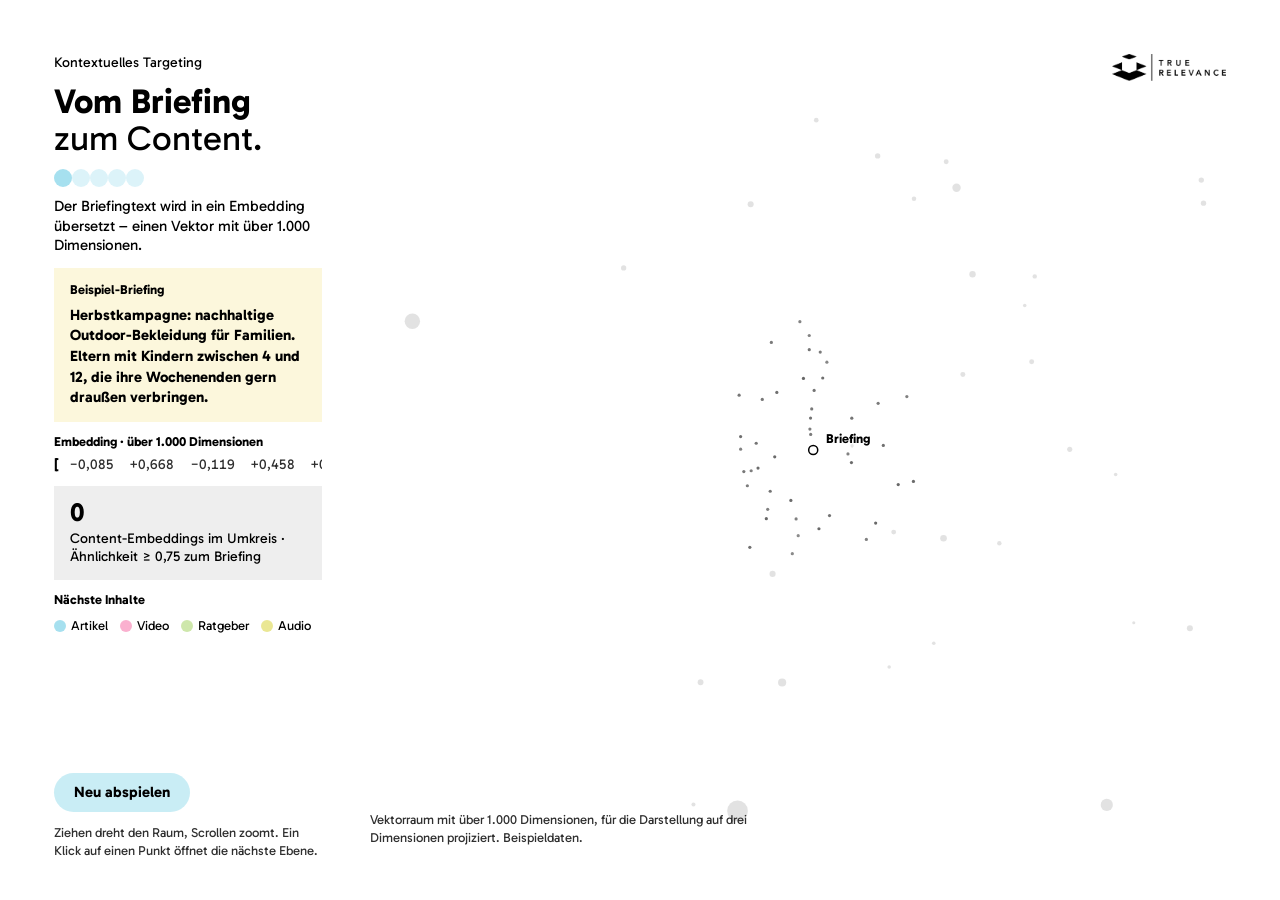
<file: index.html>
<!doctype html>
<html lang="de">
<head>
<meta charset="utf-8">
<meta name="viewport" content="width=device-width, initial-scale=1, viewport-fit=cover">
<title>Embedding Flight</title>
<link rel="stylesheet" href="https://fonts.googleapis.com/css2?family=Gabarito:wght@400;700&display=swap">
<style>
  /* True Relevance Tokens (Brand Guidelines v1.1) */
  :root{
    color-scheme: light;
    --full-white:#ffffff;
    --off-white:#f8f7f8;
    --ink:#000000;
    --full-black:#2f2f2f;
    --clarity-blue:78,194,223;
    --empathy-pink:245,97,159;
    --impulse-yellow:214,208,41;
    --human-lime:157,207,87;
    --callout-cream:rgba(241,215,81,.2);
    --neutral-20:rgba(171,171,171,.2);
    --page-margin:clamp(16px,4.2vw,80px);
    --text-column:clamp(300px,27vw,480px);
    --font:"Gabarito","Nunito Sans",system-ui,-apple-system,"Segoe UI",sans-serif;
    --radius-pill:9999px;
    --logo:url("[data-uri]");
  }
  html,body{height:100%}
  body{
    margin:0;
    background:var(--full-white);
    color:var(--ink);
    font-family:var(--font);
    font-size:clamp(15px,.95vw,17px);
    line-height:1.35;
    -webkit-font-smoothing:antialiased;
  }
  *{box-sizing:border-box}
  [hidden]{display:none!important}
  .page{position:relative;min-height:100%;display:flex;flex-direction:column}
  .brand{
    position:absolute;top:var(--page-margin);right:var(--page-margin);z-index:3;
    height:clamp(22px,2.1vw,34px);width:clamp(94px,8.94vw,145px);
    background:var(--logo) no-repeat right center/contain;
  }
  .brand.phone{display:none}
  .stage{flex:1;display:grid;grid-template-columns:var(--text-column) minmax(0,1fr);align-items:start}
  .column{
    min-width:0;
    padding-top:var(--page-margin);padding-bottom:32px;
    padding-left:var(--page-margin);padding-right:24px;
    display:flex;flex-direction:column;gap:12px;
  }
  .art{position:sticky;top:0;height:100vh;height:100dvh;min-width:0}
  canvas{
    position:absolute;inset:0;width:100%;height:100%;display:block;
    touch-action:none;cursor:grab;
  }
  canvas.dragging{cursor:grabbing}
  .art-note{
    position:absolute;left:24px;bottom:var(--page-margin);margin:0;
    max-width:min(60ch,calc(100% - 48px - 170px));
    font-size:13px;line-height:1.35;color:var(--full-black);
    pointer-events:none;
  }

  .eyebrow{margin:0;font-size:clamp(14px,1vw,19px);line-height:1.3}
  .title{
    margin:0;font-size:clamp(28px,2.7vw,52px);line-height:1.06;font-weight:400;
    text-wrap:balance;
  }
  .title span{display:block}
  .title .bold{font-weight:700}

  .steps{display:flex;flex-direction:column;gap:10px}
  .dots{display:flex;gap:0}
  .dot{
    width:18px;height:18px;border-radius:50%;border:0;padding:0;cursor:pointer;
    background:rgba(var(--clarity-blue),.2);
    transition:background .3s;
  }
  .dot.past{background:rgba(var(--clarity-blue),.3)}
  .dot.active{background:rgba(var(--clarity-blue),.5)}
  .caption{
    margin:0;min-height:3.9em;
    font-size:clamp(15px,1.05vw,19px);line-height:1.3;
    transition:opacity .22s;
  }
  .caption.fade{opacity:0}

  .label{margin:0;font-size:13px;line-height:1.3;font-weight:700}

  .callout{background:var(--callout-cream);padding:14px 16px;display:flex;flex-direction:column;gap:6px}
  .callout p:last-child{margin:0;font-weight:700;font-size:15px;line-height:1.38}

  .vector{display:flex;flex-direction:column;gap:6px;min-width:0}
  .vec{
    display:flex;gap:10px;overflow:hidden;white-space:nowrap;min-width:0;
    font-size:14px;line-height:1.2;color:var(--full-black);
    font-variant-numeric:tabular-nums;
  }
  .vec span{flex:0 0 auto;min-width:3.6em}
  .vec .open,.vec .close{min-width:0;color:var(--ink);font-weight:700}

  .stat{background:var(--neutral-20);padding:14px 16px;display:flex;flex-direction:column;gap:4px}
  .stat-number{
    margin:0;font-size:clamp(26px,2vw,36px);line-height:1;font-weight:700;
    font-variant-numeric:tabular-nums;
  }
  .stat-label{margin:0;font-size:14px;line-height:1.3}

  .matches{display:flex;flex-direction:column;gap:8px}
  .matches-head{display:flex;flex-wrap:wrap;gap:8px 14px;align-items:baseline;justify-content:space-between}
  .legend{list-style:none;margin:0;padding:0;display:flex;flex-wrap:wrap;gap:4px 12px;font-size:13px}
  .legend li{display:flex;align-items:center;gap:5px}
  .chip{width:12px;height:12px;border-radius:50%;background:rgba(var(--c),.5);flex:0 0 auto}
  .list{list-style:none;margin:0;padding:0;display:flex;flex-direction:column;gap:6px}
  .list li{
    display:grid;grid-template-columns:1.4em 1fr auto;gap:8px;align-items:baseline;
    font-size:14px;line-height:1.3;opacity:0;transition:opacity .5s;
  }
  .list li.show{opacity:1}
  .list .rank{font-weight:700;font-variant-numeric:tabular-nums}
  .list .name{display:flex;align-items:baseline;gap:8px;min-width:0}
  .list .name .chip{position:relative;top:1px}
  .list .sim{font-weight:700;font-variant-numeric:tabular-nums}

  .controls{display:flex;flex-wrap:wrap;align-items:center;gap:12px 16px;margin-top:4px}
  .pill{
    font:700 15px/1 var(--font);color:var(--ink);
    padding:12px 20px;border:0;border-radius:var(--radius-pill);
    background:rgba(var(--clarity-blue),.3);cursor:pointer;transition:background .2s;
  }
  .pill:hover{background:rgba(var(--clarity-blue),.5)}
  .hint{font-size:13px;color:var(--full-black)}
  button:focus-visible{outline:2px solid var(--ink);outline-offset:2px}

  .zoom{
    position:absolute;right:var(--page-margin);bottom:var(--page-margin);z-index:2;
    display:flex;align-items:center;gap:0;
    opacity:0;pointer-events:none;transition:opacity .4s;
  }
  .zoom.ready{opacity:1;pointer-events:auto}
  .zoom-btn{
    width:40px;height:40px;border-radius:50%;border:0;padding:0;cursor:pointer;
    background:rgba(var(--clarity-blue),.3);color:var(--ink);
    font:700 22px/1 var(--font);transition:background .2s;
  }
  .zoom-btn:hover{background:rgba(var(--clarity-blue),.5)}
  .zoom-level{
    height:40px;min-width:64px;padding:0 12px;border:0;cursor:pointer;
    background:var(--neutral-20);color:var(--ink);
    font:700 14px/1 var(--font);font-variant-numeric:tabular-nums;
  }
  .zoom-level:hover{background:rgba(171,171,171,.35)}

  @media (max-width:760px){
    .stage{grid-template-columns:minmax(0,1fr);grid-template-rows:auto minmax(340px,62vh)}
    .art{position:relative;height:auto;align-self:stretch;min-height:340px}
    .column{padding-inline:16px;padding-top:64px}
    .brand.desk{display:none}
    .brand.phone{display:block;top:16px;right:16px;height:24px;width:102px}
    .art-note{left:16px;bottom:12px;max-width:calc(100% - 190px)}
    .overlay-top{left:16px;top:12px;max-width:calc(100% - 32px)}
    .zoom{right:16px;bottom:12px}
    .zoom-btn{width:36px;height:36px;font-size:20px}
    .zoom-level{height:36px;min-width:56px}
  }
  /* Kontextfilter und Ebenen-Navigation über der Canvas */
  .overlay-top{
    position:absolute;left:24px;top:var(--page-margin);z-index:2;
    display:flex;flex-direction:column;align-items:flex-start;gap:10px;
    max-width:calc(100% - 220px);
    opacity:0;pointer-events:none;transition:opacity .4s;
  }
  .overlay-top.ready{opacity:1;pointer-events:auto}
  .filter{display:flex;flex-wrap:wrap;align-items:center;gap:6px}
  .filter .label{margin-right:4px}
  .chip-btn{
    border:0;border-radius:var(--radius-pill);padding:9px 14px;cursor:pointer;
    font:700 13px/1 var(--font);color:var(--ink);
    background:rgba(var(--clarity-blue),.2);transition:background .2s;
  }
  .chip-btn:hover{background:rgba(var(--clarity-blue),.3)}
  .chip-btn.active{background:rgba(var(--clarity-blue),.5)}
  .chip-btn:disabled{cursor:default}
  .crumbs{display:flex;flex-wrap:wrap;align-items:center;gap:4px 6px;font-size:13px;line-height:1.3}
  .crumb{
    border:0;background:none;padding:6px 8px;border-radius:var(--radius-pill);cursor:pointer;
    font:700 13px/1 var(--font);color:var(--ink);
  }
  .crumb:hover{background:var(--neutral-20)}
  .crumb-current{font-weight:700;padding:6px 8px;background:var(--neutral-20);border-radius:var(--radius-pill)}
  .crumb-sep{color:var(--full-black)}
  .pill.small{padding:9px 14px;font-size:13px}
  .tip{
    position:absolute;z-index:3;pointer-events:none;
    background-color:var(--full-white);background-image:linear-gradient(var(--callout-cream),var(--callout-cream));
    padding:8px 10px;font-size:13px;line-height:1.35;max-width:240px;
    transform:translate(-50%,calc(-100% - 8px));
  }
  .tip.below{transform:translate(-50%,8px)}
  .tip b,.tip span{display:block}
  .tip-hint{color:var(--full-black);font-size:12px}
  canvas.pointer{cursor:pointer}

  @media (prefers-reduced-motion:reduce){
    .caption,.list li,.dot,.pill,.zoom,.overlay-top,.chip-btn{transition:none}
  }
  /* Render-Modus (Videoexport über window.embeddingFlight.seek) */
  .render .caption,.render .list li,.render .dot,.render .zoom,.render .pill{transition:none}
  .render .controls,.render .zoom,.render .overlay-top,.render .tip{display:none}
  /* Nur die Canvas, ohne Textspalte: index.html#canvas */
  .canvas-only .column,.canvas-only .brand,.canvas-only .art-note,.canvas-only .zoom{display:none}
  .canvas-only .stage{grid-template-columns:minmax(0,1fr)}
</style>
</head>
<body>
<div class="page">
  <div class="brand phone" role="img" aria-label="True Relevance"></div>
  <div class="stage">
    <aside class="column">
      <p class="eyebrow">Kontextuelles Targeting</p>
      <h1 class="title"><span class="bold">Vom Briefing</span><span>zum Content.</span></h1>

      <div class="steps">
        <div class="dots" role="group" aria-label="Schritte der Animation">
          <button class="dot" type="button" data-step="0" aria-label="Schritt 1: Embedding"></button>
          <button class="dot" type="button" data-step="1" aria-label="Schritt 2: Flug durch den Vektorraum"></button>
          <button class="dot" type="button" data-step="2" aria-label="Schritt 3: Zielpunkt"></button>
          <button class="dot" type="button" data-step="3" aria-label="Schritt 4: Wolke der Content-Embeddings"></button>
          <button class="dot" type="button" data-step="4" aria-label="Schritt 5: Ergebnis"></button>
        </div>
        <p class="caption" id="caption" aria-live="polite"></p>
      </div>

      <section class="callout" aria-label="Beispiel-Briefing">
        <p class="label">Beispiel-Briefing</p>
        <p>Herbstkampagne: nachhaltige Outdoor-Bekleidung für Familien. Eltern mit Kindern zwischen 4 und 12, die ihre Wochenenden gern draußen verbringen.</p>
      </section>

      <section class="vector" aria-label="Embedding-Vektor">
        <p class="label">Embedding · <span id="dims"></span></p>
        <div class="vec" id="vec" aria-hidden="true"></div>
      </section>

      <section class="stat" aria-label="Treffer">
        <p class="stat-number" id="count">0</p>
        <p class="stat-label" id="statLabel">Content-Embeddings im Umkreis · Ähnlichkeit ≥ 0,75 zum Briefing</p>
      </section>

      <section class="matches" aria-label="Nächste Inhalte">
        <div class="matches-head">
          <p class="label">Nächste Inhalte</p>
          <ul class="legend" id="legend"></ul>
        </div>
        <ol class="list" id="list"></ol>
      </section>

      <div class="controls">
        <button class="pill" type="button" id="replay">Neu abspielen</button>
        <span class="hint">Ziehen dreht den Raum, Scrollen zoomt. Ein Klick auf einen Punkt öffnet die nächste Ebene.</span>
      </div>
    </aside>

    <div class="art">
      <div class="brand desk" role="img" aria-label="True Relevance"></div>
      <canvas id="space" role="img" aria-label="Ein Vektor fliegt als Trajektorie durch den Embedding-Raum, erreicht seinen Zielpunkt, und um diesen Punkt erscheinen nach und nach die Embeddings der digitalen Inhalte als Wolke."></canvas>
      <div class="overlay-top" id="overlayTop">
        <div class="filter" role="group" aria-label="Kontextfilter">
          <span class="label">Kontext</span>
          <button class="chip-btn active" type="button" data-filter="all" aria-pressed="true" disabled>Alle</button>
          <button class="chip-btn" type="button" data-filter="direct" aria-pressed="false" title="Ähnlichkeit ab 0,85" disabled>Direkter Kontext</button>
          <button class="chip-btn" type="button" data-filter="related" aria-pressed="false" title="Ähnlichkeit 0,75 bis 0,85" disabled>Verwandter Kontext</button>
        </div>
        <nav class="crumbs" id="levelnav" aria-label="Ebenen" hidden>
          <button class="pill small" type="button" id="back">← Zurück</button>
          <span class="crumbs" id="crumbs"></span>
        </nav>
      </div>
      <div class="tip" id="tip" hidden></div>
      <p class="art-note">Vektorraum mit über 1.000 Dimensionen, für die Darstellung auf drei Dimensionen projiziert. Beispieldaten.</p>
      <div class="zoom" id="zoom" role="group" aria-label="Zoom am Zielpunkt">
        <button class="zoom-btn" type="button" id="zoomOut" aria-label="Herauszoomen" disabled>−</button>
        <button class="zoom-level" type="button" id="zoomReset" aria-label="Zoom zurücksetzen" title="Zoom zurücksetzen" disabled>1,0×</button>
        <button class="zoom-btn" type="button" id="zoomIn" aria-label="Hineinzoomen" disabled>+</button>
      </div>
    </div>
  </div>
</div>

<script>
(function(){
'use strict';

/* ---------- Einstellungen ---------- */
var DIMENSIONS_LABEL = 'über 1.000 Dimensionen';
var THRESHOLD        = 0.75;  /* Untergrenze der Wolke */
var DIRECT_THRESHOLD = 0.85;  /* ab hier „direkter Kontext“, darunter „verwandter Kontext“ */
var CLOUD_COUNT      = 420;   /* Punkte um das Briefing (Ebene 1) */
var SUB_COUNT        = 160;   /* Punkte auf jeder tieferen Ebene */
var LEVEL_SCALE      = 0.45;  /* jede Ebene ist um diesen Faktor kleiner als die vorige */
var TL = { embed:0, flight:2.2, arrive:7.2, cloud:7.8, result:12.8, end:13.4 };
var CAPTIONS = [
  'Der Briefingtext wird in ein Embedding übersetzt – einen Vektor mit über 1.000 Dimensionen.',
  'Der Vektor fliegt durch den Embedding-Raum. Jede Richtung steht für eine Bedeutung.',
  'Am Zielpunkt liegt der Kontext des Briefings. Jetzt beginnt der Abgleich mit der Datenbank.',
  'Um den Zielpunkt erscheinen die Embeddings unserer digitalen Inhalte. Je näher, desto ähnlicher.',
  'Die nächsten Inhalte sind das Ergebnis: Relevanz durch Kontext – ohne personenbezogene Daten. Ein Klick auf einen Punkt öffnet sein Umfeld.'
];
var PHASE_START = [TL.embed, TL.flight, TL.arrive, TL.cloud, TL.result];
var FILTERS = { all:'Alle', direct:'Direkter Kontext', related:'Verwandter Kontext' };

var TYPES = {
  artikel:  { label:'Artikel',  rgb:'78,194,223' },
  video:    { label:'Video',    rgb:'245,97,159' },
  ratgeber: { label:'Ratgeber', rgb:'157,207,87' },
  audio:    { label:'Audio',    rgb:'214,208,41' }
};
var TYPE_WEIGHTS = [['artikel',.55],['video',.2],['ratgeber',.15],['audio',.1]];
var TOP = [
  { type:'artikel',  title:'Familienwandern im Herbst',   sim:0.93 },
  { type:'video',    title:'Regenjacken im Test',         sim:0.91 },
  { type:'ratgeber', title:'Ausrüstung für Kinder',       sim:0.90 },
  { type:'audio',    title:'Draußen mit der Familie',     sim:0.88 },
  { type:'artikel',  title:'Nachhaltige Materialien',     sim:0.87 }
];
/* Titel für alle weiteren Punkte und für tiefere Ebenen (Beispieldaten) */
var TITLE_POOL = [
  'Wanderrucksäcke für Kinder', 'Herbstwanderungen mit Kindern', 'Zwiebelprinzip: Kinder richtig anziehen',
  'Camping mit der Familie: Checkliste', 'Wanderschuhe für Kinder wählen', 'Draußen spielen bei jedem Wetter',
  'Aus Flaschen werden Jacken', 'Fahrradtouren für Familien', 'Herbstferien in den Bergen', 'Waldbaden mit Kindern',
  'Secondhand-Outdoorkleidung', 'Matschhosen im Test', 'Reparieren statt wegwerfen', 'Wochenendtrips ab 100 Kilometern',
  'Wandern mit Kinderwagen: Routen', 'Kleidung tauschen statt kaufen', 'Lagerfeuer und Stockbrot',
  'Ausrüstung für Regentage', 'Naturparks für Familien', 'Fleece ohne Mikroplastik?', 'Geocaching mit Kindern',
  'Hüttentour für Einsteiger', 'Richtig schichten an kalten Tagen', 'Barfußpfade und Erlebniswege',
  'Pilze sammeln mit Kindern', 'Warme Socken aus Merinowolle', 'Familienzelte im Test', 'Sonnenschutz im Herbst',
  'Wanderproviant: Snacks für unterwegs', 'Kinder fürs Wandern begeistern', 'Verreisen mit Bahn und Rad',
  'Outdoor-Spiele für den Herbst', 'Daunen oder Kunstfaser?', 'Wanderkarten lesen lernen', 'Wildkräuter am Wegesrand',
  'Klettern für Kinder: erste Schritte', 'Drachensteigen im Herbstwind', 'Gebrauchte Kinderjacken prüfen',
  'Regenwetter-Ideen für draußen', 'Ein Wochenende ohne Auto'
];

var INK = '0,0,0', BLACK = '47,47,47', NEUTRAL = '171,171,171';
var FONT = '"Gabarito","Nunito Sans",system-ui,sans-serif';

/* ---------- Mathe ---------- */
function lerp(a,b,t){ return a+(b-a)*t; }
function clamp(v,a,b){ return v<a?a:v>b?b:v; }
function easeInOutCubic(t){ return t<.5 ? 4*t*t*t : 1-Math.pow(-2*t+2,3)/2; }
function easeOutCubic(t){ return 1-Math.pow(1-t,3); }
function easeInCubic(t){ return t*t*t; }
function easeOutBack(t){ var c=1.70158; return 1+(c+1)*Math.pow(t-1,3)+c*Math.pow(t-1,2); }
function lerpV(a,b,t){ return [lerp(a[0],b[0],t),lerp(a[1],b[1],t),lerp(a[2],b[2],t)]; }
function cross(a,b){ return [a[1]*b[2]-a[2]*b[1], a[2]*b[0]-a[0]*b[2], a[0]*b[1]-a[1]*b[0]]; }
function len(a){ return Math.sqrt(a[0]*a[0]+a[1]*a[1]+a[2]*a[2]); }
function norm(a){ var l=len(a)||1; return [a[0]/l,a[1]/l,a[2]/l]; }
function mulberry32(seed){ return function(){ seed|=0; seed=seed+0x6D2B79F5|0; var t=Math.imul(seed^seed>>>15,1|seed); t=t+Math.imul(t^t>>>7,61|t)^t; return ((t^t>>>14)>>>0)/4294967296; }; }
function gaussWith(rnd){ var u=0,v=0; while(!u) u=rnd(); while(!v) v=rnd(); return Math.sqrt(-2*Math.log(u))*Math.cos(2*Math.PI*v); }
function fmtDe(n){ return String(n).replace(/\B(?=(\d{3})+(?!\d))/g,'.'); }
function fmtSim(s){ return s.toFixed(2).replace('.',','); }
function shortTitle(s,n){ return s.length>n ? s.slice(0,n-1).replace(/\s+\S*$/,'')+'…' : s; }

/* ---------- Trajektorie ---------- */
var ORIGIN=[-9,-3,4.5], C1=[-6.5,4.5,-1.5], C2=[-2.5,3,3.5], TARGET=[0,0,0];
var N_PATH=400, PATH=[];
function bezier(p){
  var q=1-p, a=q*q*q, b=3*q*q*p, c=3*q*p*p, d=p*p*p;
  return [a*ORIGIN[0]+b*C1[0]+c*C2[0]+d*TARGET[0], a*ORIGIN[1]+b*C1[1]+c*C2[1]+d*TARGET[1], a*ORIGIN[2]+b*C1[2]+c*C2[2]+d*TARGET[2]];
}
function bezierTangent(p){
  var q=1-p, a=3*q*q, b=6*q*p, c=3*p*p;
  return [a*(C1[0]-ORIGIN[0])+b*(C2[0]-C1[0])+c*(TARGET[0]-C2[0]),
          a*(C1[1]-ORIGIN[1])+b*(C2[1]-C1[1])+c*(TARGET[1]-C2[1]),
          a*(C1[2]-ORIGIN[2])+b*(C2[2]-C1[2])+c*(TARGET[2]-C2[2])];
}
(function buildPath(){
  for(var i=0;i<=N_PATH;i++){
    var p=i/N_PATH, b=bezier(p), tg=norm(bezierTangent(p));
    var n1=cross(tg,[0,1,0]); if(len(n1)<1e-3) n1=cross(tg,[1,0,0]); n1=norm(n1);
    var n2=norm(cross(tg,n1));
    var amp=0.35*(1-p)*Math.min(1,p*6), ang=Math.PI*2*3*p;
    var s=Math.sin(ang)*amp, c=Math.cos(ang)*amp;
    PATH.push([b[0]+s*n1[0]+c*n2[0], b[1]+s*n1[1]+c*n2[1], b[2]+s*n1[2]+c*n2[2]]);
  }
})();

/* ---------- Hintergrund und Partikel ---------- */
var rndBg=mulberry32(7);
/* ferne Punkte, damit der Raum beim Flug Tiefe bekommt */
var DUST=(function(){
  var out=[];
  while(out.length<170){
    var p=[(rndBg()-.5)*28,(rndBg()-.5)*28,(rndBg()-.5)*28];
    if(len(p)<3.6) continue;
    out.push(p);
  }
  return out;
})();
/* Text -> Embedding: Partikel, die sich am Startpunkt sammeln */
var PARTICLES=(function(){
  var out=[];
  for(var i=0;i<46;i++){
    var v=norm([gaussWith(rndBg),gaussWith(rndBg),gaussWith(rndBg)]), r=1.2+rndBg()*1.2;
    out.push({ from:[ORIGIN[0]+v[0]*r, ORIGIN[1]+v[1]*r, ORIGIN[2]+v[2]*r], delay:rndBg()*0.7 });
  }
  return out;
})();
var VEC_FINAL=(function(){ var a=[]; for(var i=0;i<14;i++) a.push(gaussWith(rndBg)*0.28); return a; })();

/* ---------- Ebenen: eine Wolke um einen Mittelpunkt ---------- */
function makeLevel(depth,center,seed,parent,enter){
  var rnd=mulberry32(seed), g=function(){ return gaussWith(rnd); };
  var s=Math.pow(LEVEL_SCALE,depth), n=depth===0?CLOUD_COUNT:SUB_COUNT, pts=[], i, k;
  for(i=0;i<n;i++){
    var x=g()*1.5*s, y=g()*1.15*s, z=g()*1.5*s, r=rnd(), acc=0, type='artikel';
    for(k=0;k<TYPE_WEIGHTS.length;k++){ acc+=TYPE_WEIGHTS[k][1]; if(r<=acc){ type=TYPE_WEIGHTS[k][0]; break; } }
    pts.push({ o:[x,y,z], d:Math.sqrt(x*x+y*y+z*z), type:type, r:0.18*s*(0.8+0.4*rnd()), visA:1, sr:0, sx:0, sy:0, sdepth:0 });
  }
  pts.sort(function(a,b){ return a.d-b.d; });
  /* Die fünf nächsten Inhalte liegen nah am Mittelpunkt, aber sichtbar verteilt */
  var dirs=[[1,.3,.4],[-.8,.6,-.3],[.2,-.9,.5],[-.5,-.4,-.9],[.7,.8,-.6]], radii=[.6,.75,.9,1.0,1.15];
  var topSims=depth===0?[0.93,0.91,0.90,0.88,0.87]:[0.92,0.90,0.89,0.88,0.86];
  var off=Math.floor(rnd()*TITLE_POOL.length), used=0;
  var start=depth===0?TL.cloud:enter+0.6, span=depth===0?(TL.result-TL.cloud-0.6):2.4;
  for(i=0;i<n;i++){
    var pt=pts[i];
    if(i<5){ var dv=norm(dirs[i]); pt.o=[dv[0]*radii[i]*s,dv[1]*radii[i]*s,dv[2]*radii[i]*s]; pt.d=radii[i]*s; }
    pt.p=[center[0]+pt.o[0],center[1]+pt.o[1],center[2]+pt.o[2]];
    pt.index=i;
    pt.t0=start+span*Math.pow(i/n,0.8);
    pt.alpha=i<n*0.15?0.5:i<n*0.5?0.3:0.2;
    if(i<5){ pt.sim=topSims[i]; }
    else {
      var x=(i-5)/(n-5);
      pt.sim = x<0.08 ? 0.865-0.01*(x/0.08) : 0.84-0.09*Math.pow((x-0.08)/0.92,0.7);
    }
    pt.band=pt.sim>=DIRECT_THRESHOLD?'direct':'related';
    if(depth===0&&i<5){ pt.type=TOP[i].type; pt.title=TOP[i].title; }
    else {
      var title=TITLE_POOL[(off+used)%TITLE_POOL.length]; used++;
      if(parent&&title===parent.title){ title=TITLE_POOL[(off+used)%TITLE_POOL.length]; used++; }
      pt.title=title;
    }
  }
  return { depth:depth, center:center, parent:parent||null, pts:pts, enter:enter, leave:null, reenter:null, seed:seed, title:parent?parent.title:'Zielpunkt' };
}

/* ---------- DOM ---------- */
var canvas=document.getElementById('space'), ctx=canvas.getContext('2d');
var elCaption=document.getElementById('caption'), elCount=document.getElementById('count'), elStatLabel=document.getElementById('statLabel');
var elVec=document.getElementById('vec'), elList=document.getElementById('list');
var elTip=document.getElementById('tip'), elOverlay=document.getElementById('overlayTop');
var elLevelNav=document.getElementById('levelnav'), elCrumbs=document.getElementById('crumbs'), elBack=document.getElementById('back');
var elZoom=document.getElementById('zoom'), elZoomLevel=document.getElementById('zoomReset');
var zoomButtons=[document.getElementById('zoomOut'),elZoomLevel,document.getElementById('zoomIn')];
var dots=Array.prototype.slice.call(document.querySelectorAll('.dot'));
var chips=Array.prototype.slice.call(document.querySelectorAll('.chip-btn'));
document.getElementById('dims').textContent=DIMENSIONS_LABEL;

(function buildLegend(){
  var ul=document.getElementById('legend');
  Object.keys(TYPES).forEach(function(k){
    var li=document.createElement('li');
    var chip=document.createElement('span'); chip.className='chip'; chip.style.setProperty('--c',TYPES[k].rgb);
    li.appendChild(chip); li.appendChild(document.createTextNode(TYPES[k].label));
    ul.appendChild(li);
  });
})();
var vecSpans=(function(){
  var open=document.createElement('span'); open.className='open'; open.textContent='['; elVec.appendChild(open);
  var spans=[];
  for(var i=0;i<VEC_FINAL.length;i++){ var s=document.createElement('span'); s.textContent='0,000'; elVec.appendChild(s); spans.push(s); }
  var close=document.createElement('span'); close.className='close'; close.textContent='…]'; elVec.appendChild(close);
  return spans;
})();
function fmtVec(v){ return (v<0?'−':'+')+Math.abs(v).toFixed(3).replace('.',','); }

/* ---------- Zustand ---------- */
var W=0,H=0,DPR=1;
var t0=performance.now(), lastNow=t0;
var orbitYaw=0, dragYaw=0, dragPitch=0, dragging=false, userRotated=false;
var ZOOM_MIN=0.4, ZOOM_MAX=5, ZOOM_STEP=1.4, zoom=1, zoomTarget=1;
var reducedMotion=window.matchMedia && window.matchMedia('(prefers-reduced-motion: reduce)').matches;
var manualT=null; /* gesetzt im Render-Modus: feste Animationszeit in Sekunden */
if(location.hash==='#canvas') document.documentElement.classList.add('canvas-only');
var levels=[], ghosts=[], filter='all', topList=[], listItems=[], hover=null;
var view={ from:{f:TARGET,d:1}, to:{f:TARGET,d:1}, start:-100, cur:{f:TARGET,d:1} };
var dom={ phase:-1, count:-1, shown:[], vecFrozen:false, vecTick:0, ready:null, zoomLabel:'' };

function resize(){
  var rect=canvas.getBoundingClientRect();
  W=Math.max(1,rect.width); H=Math.max(1,rect.height);
  DPR=Math.min(2,window.devicePixelRatio||1);
  canvas.width=Math.round(W*DPR); canvas.height=Math.round(H*DPR);
  ctx.setTransform(DPR,0,0,DPR,0,0);
}
if(window.ResizeObserver){ new ResizeObserver(resize).observe(canvas); } else { window.addEventListener('resize',resize); }
resize();

function elapsed(){ return manualT!==null ? manualT : (performance.now()-t0)/1000; }
function zoomActive(){ return elapsed()>=TL.arrive; }
function setZoom(v,immediate){
  if(!zoomActive()) return;
  zoomTarget=clamp(v,ZOOM_MIN,ZOOM_MAX);
  if(immediate||reducedMotion) zoom=zoomTarget;
}
function currentLevel(){ return levels[levels.length-1]; }
function passes(pt){ return filter==='all' || pt.band===filter; }
function levelAlpha(L,t){
  if(L.leave!==null) return clamp(1-(t-L.leave)/0.7,0,1);
  if(L.reenter!==null) return clamp((t-L.reenter)/0.6,0,1);
  return 1;
}
function setView(f,d,t){ view.from={f:view.cur.f.slice(),d:view.cur.d/zoom}; view.to={f:f.slice(),d:d}; view.start=t; zoom=1; zoomTarget=1; }
function viewAt(t){
  var u=easeInOutCubic(clamp((t-view.start)/1.1,0,1));
  view.cur={ f:lerpV(view.from.f,view.to.f,u), d:lerp(view.from.d,view.to.d,u) };
  return view.cur;
}

/* Eine Ebene tiefer: der angeklickte Inhalt wird zum neuen Mittelpunkt, sein Umfeld erscheint */
function dive(pt){
  var t=elapsed(), cur=currentLevel();
  if(t<TL.cloud) return;
  cur.leave=t; cur.reenter=null;
  var seed=(cur.seed^((pt.index+1)*2654435761))>>>0;
  var L=makeLevel(cur.depth+1,pt.p.slice(),seed,pt,t);
  levels.push(L);
  viewAt(t); setView(L.center,Math.pow(LEVEL_SCALE,L.depth),t);
  hover=null; hideTip();
  updateLevelDom();
}
/* Zurück auf eine höhere Ebene */
function up(toDepth){
  var t=elapsed();
  toDepth=Math.max(0,toDepth);
  if(levels.length-1<=toDepth) return;
  while(levels.length-1>toDepth){ var popped=levels.pop(); popped.leave=t; ghosts.push(popped); }
  var cur=currentLevel(); cur.leave=null; cur.reenter=t;
  viewAt(t); setView(cur.center,Math.pow(LEVEL_SCALE,cur.depth),t);
  hover=null; hideTip();
  updateLevelDom();
}
function setFilter(name){
  if(!FILTERS[name]) return;
  filter=name;
  chips.forEach(function(c){ var on=c.getAttribute('data-filter')===name; c.classList.toggle('active',on); c.setAttribute('aria-pressed',on?'true':'false'); });
  rebuildList(); updateStatLabel(); dom.count=-1;
}
function rebuildList(){
  var cur=currentLevel(), i;
  topList=[]; listItems=[]; dom.shown=[];
  for(i=0;i<cur.pts.length&&topList.length<5;i++){ if(passes(cur.pts[i])) topList.push(cur.pts[i]); }
  elList.textContent='';
  topList.forEach(function(pt,k){
    var li=document.createElement('li');
    var rank=document.createElement('span'); rank.className='rank'; rank.textContent=String(k+1);
    var name=document.createElement('span'); name.className='name';
    var chip=document.createElement('span'); chip.className='chip'; chip.style.setProperty('--c',TYPES[pt.type].rgb); chip.title=TYPES[pt.type].label;
    var txt=document.createElement('span'); txt.textContent=pt.title;
    name.appendChild(chip); name.appendChild(txt);
    var sim=document.createElement('span'); sim.className='sim'; sim.textContent=fmtSim(pt.sim);
    li.appendChild(rank); li.appendChild(name); li.appendChild(sim);
    elList.appendChild(li); listItems.push(li);
  });
}
function updateStatLabel(){
  var cur=currentLevel();
  var scope=cur.depth===0?'zum Briefing':'zu „'+shortTitle(cur.title,28)+'“';
  var text=filter==='direct' ? 'Direkter Kontext · Ähnlichkeit ≥ '+fmtSim(DIRECT_THRESHOLD)
         : filter==='related' ? 'Verwandter Kontext · Ähnlichkeit '+fmtSim(THRESHOLD)+' bis '+fmtSim(DIRECT_THRESHOLD)
         : 'Content-Embeddings im Umkreis · Ähnlichkeit ≥ '+fmtSim(THRESHOLD);
  elStatLabel.textContent=text+' '+scope;
}
function updateLevelDom(){
  var depth=levels.length-1;
  elCrumbs.textContent='';
  if(depth>0){
    levels.forEach(function(L,k){
      if(k>0){ var sep=document.createElement('span'); sep.className='crumb-sep'; sep.textContent='›'; elCrumbs.appendChild(sep); }
      var name=k===0?'Briefing':shortTitle(L.title,32);
      if(k<depth){
        var b=document.createElement('button'); b.type='button'; b.className='crumb'; b.textContent=name; b.title='Zurück zu dieser Ebene';
        b.addEventListener('click',function(){ up(k); });
        elCrumbs.appendChild(b);
      } else {
        var here=document.createElement('span'); here.className='crumb-current'; here.textContent=name; here.setAttribute('aria-current','location');
        elCrumbs.appendChild(here);
      }
    });
  }
  elLevelNav.hidden=depth===0;
  if(depth>0){
    elCaption.textContent='Ebene '+(depth+1)+': das Umfeld von „'+shortTitle(levels[depth].title,40)+'“. Die Inhalte, die diesem Inhalt im Embedding-Raum am nächsten sind.';
    elCaption.classList.remove('fade'); dom.phase=-2;
  } else if(dom.phase===-2){ dom.phase=-1; }
  rebuildList(); updateStatLabel(); dom.count=-1;
}
function restart(fromSeconds){
  t0=performance.now()-(fromSeconds||0)*1000;
  orbitYaw=0; dragYaw=0; dragPitch=0; userRotated=false;
  zoom=1; zoomTarget=1;
  levels=[makeLevel(0,TARGET,20250926,null,0)]; ghosts=[];
  view={ from:{f:TARGET,d:1}, to:{f:TARGET,d:1}, start:-100, cur:{f:TARGET,d:1} };
  hover=null; hideTip();
  dom.phase=-1; dom.count=-1; dom.shown=[]; dom.vecFrozen=false;
  updateLevelDom();
}

/* ---------- Kamera ---------- */
function camera(t){
  var f,yaw,pitch,dist,d=1;
  if(t<TL.flight){ f=ORIGIN; yaw=-0.75; pitch=0.36; dist=15; }
  else if(t<TL.arrive){
    var p=easeInOutCubic((t-TL.flight)/(TL.arrive-TL.flight));
    var head=PATH[Math.round(p*N_PATH)];
    f=lerpV(head,TARGET,p*p); yaw=lerp(-0.75,0.2,p); pitch=lerp(0.36,0.26,p); dist=lerp(15,11,p);
  } else {
    var e=easeInOutCubic(clamp((t-TL.arrive)/4.5,0,1)), v=viewAt(t);
    f=v.f; d=v.d; yaw=0.2; pitch=lerp(0.26,0.2,e); dist=lerp(11,9.5,e)*d;
  }
  return { f:f, yaw:yaw+orbitYaw+dragYaw, pitch:clamp(pitch+dragPitch,-1.3,1.3), dist:dist/zoom, near:0.4*d, scale:d, F:Math.min(W,H)*1.0 };
}
function project(pt,cam){
  var x=pt[0]-cam.f[0], y=pt[1]-cam.f[1], z=pt[2]-cam.f[2];
  var cy=Math.cos(cam.yaw), sy=Math.sin(cam.yaw);
  var x1=x*cy+z*sy, z1=-x*sy+z*cy;
  var cp=Math.cos(cam.pitch), sp=Math.sin(cam.pitch);
  var y2=y*cp-z1*sp, z2=y*sp+z1*cp;
  var depth=cam.dist-z2;
  if(depth<cam.near) return null;
  var s=cam.F/depth;
  return { x:W/2+x1*s, y:H/2-y2*s, s:s, depth:depth };
}

/* ---------- Zeichnen ---------- */
function disc(x,y,r,fill){ ctx.beginPath(); ctx.arc(x,y,r,0,Math.PI*2); ctx.fillStyle=fill; ctx.fill(); }
function onCanvas(pr){ return pr && pr.x>=-6 && pr.x<=W+6 && pr.y>=-6 && pr.y<=H+6; }
function label(text,x,y,size,weight,align){
  ctx.font=(weight||700)+' '+size+'px '+FONT; ctx.textAlign=align||'left'; ctx.textBaseline='middle';
  var w=ctx.measureText(text).width, pad=4;
  var x0=align==='center'?x-w/2:align==='right'?x-w:x;
  ctx.fillStyle='rgba(255,255,255,.82)'; ctx.fillRect(x0-pad,y-size*0.65,w+pad*2,size*1.3);
  ctx.fillStyle='rgba('+INK+',1)'; ctx.fillText(text,x,y);
}

function draw(t,dt){
  var cam=camera(t), ns=cam.scale, i, k, pr;
  ctx.fillStyle='#ffffff'; ctx.fillRect(0,0,W,H);

  /* ferne Punkte */
  for(i=0;i<DUST.length;i++){
    pr=project(DUST[i],cam); if(!pr) continue;
    disc(pr.x,pr.y,Math.max(0.6,0.05*pr.s),'rgba('+NEUTRAL+',.35)');
  }

  /* Text -> Embedding */
  if(t<TL.flight){
    for(i=0;i<PARTICLES.length;i++){
      var pa=PARTICLES[i], u=clamp((t-pa.delay)/(TL.flight-0.35-pa.delay),0,1);
      if(u>=1) continue;
      var pos=lerpV(pa.from,ORIGIN,easeInCubic(u));
      pr=project(pos,cam); if(!pr) continue;
      disc(pr.x,pr.y,1.6,'rgba('+INK+','+(0.25+0.6*u)+')');
    }
  }

  /* Trajektorie */
  var p=t<TL.flight?0:t<TL.arrive?easeInOutCubic((t-TL.flight)/(TL.arrive-TL.flight)):1;
  var idx=Math.round(p*N_PATH);
  if(idx>0){
    var pts=[];
    for(i=0;i<=idx;i++){ pts.push(project(PATH[i],cam)); }
    ctx.lineCap='round'; ctx.lineJoin='round';
    ctx.strokeStyle='rgba('+BLACK+','+(p<1?0.75:0.5)+')'; ctx.lineWidth=1.25;
    ctx.beginPath(); var started=false;
    for(i=0;i<=idx;i++){ pr=pts[i]; if(!pr){ started=false; continue; } if(!started){ ctx.moveTo(pr.x,pr.y); started=true; } else ctx.lineTo(pr.x,pr.y); }
    ctx.stroke();
    /* Zeitmarken alle 5 % des Weges */
    ctx.strokeStyle='rgba('+BLACK+',.55)'; ctx.lineWidth=1;
    for(i=20;i<idx;i+=20){
      var a=pts[i-1], b=pts[i+1<=idx?i+1:i], c=pts[i]; if(!a||!b||!c) continue;
      var dx=b.x-a.x, dy=b.y-a.y, l=Math.sqrt(dx*dx+dy*dy)||1, nx=-dy/l*4, ny=dx/l*4;
      ctx.beginPath(); ctx.moveTo(c.x-nx,c.y-ny); ctx.lineTo(c.x+nx,c.y+ny); ctx.stroke();
    }
    /* Schweif: die letzten Abschnitte werden dicker */
    if(p<1){
      var tail=Math.min(idx,48);
      for(i=idx-tail;i<idx;i++){
        var q=(i-(idx-tail))/tail, s1=pts[i], s2=pts[i+1]; if(!s1||!s2) continue;
        ctx.strokeStyle='rgba('+INK+','+(0.35+0.65*q)+')'; ctx.lineWidth=1.25+2.4*q;
        ctx.beginPath(); ctx.moveTo(s1.x,s1.y); ctx.lineTo(s2.x,s2.y); ctx.stroke();
      }
    }
  }

  /* Wolken aller Ebenen (verlassene Ebenen blenden aus) */
  var cur=currentLevel();
  if(t>=TL.cloud){
    var vis=[], all=levels.concat(ghosts);
    for(k=0;k<all.length;k++){
      var L=all[k], la=levelAlpha(L,t), isCur=L===cur;
      for(i=0;i<L.pts.length;i++){
        var c0=L.pts[i];
        c0.visA+=((passes(c0)?1:0)-c0.visA)*Math.min(1,dt*8);
        if(isCur) c0.sr=0;
        if(la<=0||t<c0.t0) continue;
        var al=c0.alpha*la*c0.visA; if(al<=0.004) continue;
        pr=project(c0.p,cam); if(!pr) continue;
        pr.pt=c0; pr.a=al; pr.isCur=isCur; vis.push(pr);
      }
    }
    vis.sort(function(a,b){ return b.depth-a.depth; });
    for(i=0;i<vis.length;i++){
      pr=vis[i]; var cp=pr.pt, sc=easeOutBack(clamp((t-cp.t0)/0.7,0,1));
      var near=clamp((pr.depth-0.4*ns)/(1.8*ns),0,1); if(near<=0) continue;
      var rad=Math.max(0,cp.r*pr.s*sc);
      disc(pr.x,pr.y,rad,'rgba('+TYPES[cp.type].rgb+','+(pr.a*near)+')');
      if(pr.isCur){ cp.sx=pr.x; cp.sy=pr.y; cp.sr=rad; cp.sdepth=pr.depth; }
    }
    for(k=ghosts.length-1;k>=0;k--){ if(levelAlpha(ghosts[k],t)<=0) ghosts.splice(k,1); }
    if(hover&&hover.sr>0){
      ctx.strokeStyle='rgba('+INK+',.9)'; ctx.lineWidth=1.5;
      ctx.beginPath(); ctx.arc(hover.sx,hover.sy,hover.sr+2.5,0,Math.PI*2); ctx.stroke();
    }
  }

  /* Startpunkt */
  var o=project(ORIGIN,cam);
  if(o){
    var pulse=t<TL.flight?1.6*Math.sin(t*4):0;
    ctx.strokeStyle='rgba('+INK+',1)'; ctx.lineWidth=1.5;
    ctx.beginPath(); ctx.arc(o.x,o.y,6+pulse,0,Math.PI*2); ctx.stroke();
    if(onCanvas(o)) label('Briefing',o.x+13,o.y-11,13,700,'left');
  }

  /* Kopf des Vektors */
  if(p>0&&p<1){
    var hd=project(PATH[idx],cam);
    if(hd){ disc(hd.x,hd.y,4.5,'rgba('+INK+',1)'); }
  }

  /* Zielpunkt, Ebenenkette und die nächsten Inhalte */
  if(t>=TL.arrive){
    for(k=1;k<levels.length;k++){
      var a0=project(levels[k-1].center,cam), b0=project(levels[k].center,cam);
      if(a0&&b0){ ctx.strokeStyle='rgba('+INK+',.5)'; ctx.lineWidth=1; ctx.beginPath(); ctx.moveTo(a0.x,a0.y); ctx.lineTo(b0.x,b0.y); ctx.stroke(); }
    }
    for(k=0;k<levels.length;k++){
      var Lv=levels[k], tg=project(Lv.center,cam), isTop=k===levels.length-1;
      if(!tg) continue;
      if(k===0){
        for(i=0;i<2;i++){
          var age=t-TL.arrive-i*0.35;
          if(age>=0&&age<=1.3){
            ctx.strokeStyle='rgba('+INK+','+(0.7*(1-age/1.3))+')'; ctx.lineWidth=1.5;
            ctx.beginPath(); ctx.arc(tg.x,tg.y,6+110*easeOutCubic(age/1.3),0,Math.PI*2); ctx.stroke();
          }
        }
      }
      if(isTop){
        for(i=0;i<topList.length;i++){
          var m=topList[i]; if(t<m.t0+0.25||m.visA<0.5) continue;
          var mp=project(m.p,cam); if(!mp) continue;
          ctx.strokeStyle='rgba('+INK+',.5)'; ctx.lineWidth=1;
          ctx.beginPath(); ctx.moveTo(tg.x,tg.y); ctx.lineTo(mp.x,mp.y); ctx.stroke();
          disc(mp.x,mp.y,9,'rgba(255,255,255,.9)');
          ctx.font='700 12px '+FONT; ctx.textAlign='center'; ctx.textBaseline='middle';
          ctx.fillStyle='rgba('+INK+',1)'; ctx.fillText(String(i+1),mp.x,mp.y+0.5);
        }
      }
      ctx.strokeStyle='rgba(255,255,255,1)'; ctx.lineWidth=3;
      ctx.beginPath(); ctx.arc(tg.x,tg.y,isTop?6.5:5,0,Math.PI*2); ctx.stroke();
      disc(tg.x,tg.y,isTop?5:3.5,'rgba('+INK+',1)');
      if(onCanvas(tg)){
        var text=k===0?'Zielpunkt':shortTitle(Lv.title,30);
        if(isTop){ label(text,tg.x+14,tg.y-12,13,700,'left'); }
        else {
          /* weg von der aktuellen Wolke, damit nichts überdeckt wird */
          var cc=project(levels[levels.length-1].center,cam), toRight=!cc||tg.x>=cc.x;
          label(text,tg.x+(toRight?12:-12),tg.y-12,12,700,toRight?'left':'right');
        }
      }
    }
  }
}

/* ---------- Auswahl und Hinweis ---------- */
function pick(x,y){
  if(elapsed()<TL.cloud) return null;
  var cur=currentLevel(), best=null, bs=1e9;
  for(var i=0;i<cur.pts.length;i++){
    var p=cur.pts[i]; if(!p.sr||p.visA<0.5) continue;
    var rr=Math.max(p.sr,9), dx=p.sx-x, dy=p.sy-y, dd=Math.sqrt(dx*dx+dy*dy);
    if(dd<=rr){ var score=dd/rr+p.sdepth*0.01; if(score<bs){ bs=score; best=p; } }
  }
  return best;
}
function showTip(pt){
  elTip.textContent='';
  var b=document.createElement('b'); b.textContent=pt.title;
  var l2=document.createElement('span'); l2.textContent=TYPES[pt.type].label+' · Ähnlichkeit '+fmtSim(pt.sim);
  var l3=document.createElement('span'); l3.className='tip-hint'; l3.textContent='Klicken öffnet die nächste Ebene';
  elTip.appendChild(b); elTip.appendChild(l2); elTip.appendChild(l3);
  elTip.hidden=false; positionTip();
}
function hideTip(){ elTip.hidden=true; canvas.classList.remove('pointer'); }
function positionTip(){
  if(!hover||elTip.hidden) return;
  if(!hover.sr){ hover=null; hideTip(); return; }
  var below=hover.sy-hover.sr-12<elTip.offsetHeight;
  elTip.classList.toggle('below',below);
  elTip.style.left=clamp(hover.sx,130,W-130)+'px';
  elTip.style.top=(below?hover.sy+hover.sr+4:hover.sy-hover.sr-4)+'px';
}

/* ---------- DOM-Abgleich ---------- */
var captionTimer=null;
function syncDom(t,now){
  var i;
  if(levels.length===1){
    var phase=0;
    for(i=0;i<PHASE_START.length;i++){ if(t>=PHASE_START[i]) phase=i; }
    if(phase!==dom.phase){
      dom.phase=phase;
      dots.forEach(function(d,k){ d.classList.toggle('active',k===phase); d.classList.toggle('past',k<phase); });
      if(captionTimer) clearTimeout(captionTimer);
      if(elCaption.textContent===''||manualT!==null){ elCaption.textContent=CAPTIONS[phase]; elCaption.classList.remove('fade'); }
      else {
        elCaption.classList.add('fade');
        captionTimer=setTimeout(function(){ elCaption.textContent=CAPTIONS[phase]; elCaption.classList.remove('fade'); },220);
      }
    }
  }
  var ready=t>=TL.arrive;
  if(ready!==dom.ready){
    dom.ready=ready;
    elZoom.classList.toggle('ready',ready); elOverlay.classList.toggle('ready',ready);
    zoomButtons.forEach(function(b){ b.disabled=!ready; });
    chips.forEach(function(c){ c.disabled=!ready; });
  }
  var zl=zoom.toFixed(1).replace('.',',')+'×';
  if(zl!==dom.zoomLabel){ dom.zoomLabel=zl; elZoomLevel.textContent=zl; }
  var zi=!ready||zoomTarget>=ZOOM_MAX-1e-6, zo=!ready||zoomTarget<=ZOOM_MIN+1e-6;
  if(zoomButtons[2].disabled!==zi) zoomButtons[2].disabled=zi;
  if(zoomButtons[0].disabled!==zo) zoomButtons[0].disabled=zo;
  var cur=currentLevel(), count=0;
  if(t>=TL.cloud){ for(i=0;i<cur.pts.length;i++){ var pt=cur.pts[i]; if(t>=pt.t0&&passes(pt)) count++; } }
  if(count!==dom.count){ dom.count=count; elCount.textContent=fmtDe(count); }
  for(i=0;i<listItems.length;i++){
    var show=t>=topList[i].t0+0.25;
    if(dom.shown[i]!==show){ dom.shown[i]=show; listItems[i].classList.toggle('show',show); }
  }
  positionTip();
  if(t<TL.flight){
    if(now-dom.vecTick>70){ dom.vecTick=now; for(i=0;i<vecSpans.length;i++) vecSpans[i].textContent=fmtVec(gaussWith(Math.random)*0.3); }
    dom.vecFrozen=false;
  } else if(!dom.vecFrozen){
    dom.vecFrozen=true;
    for(i=0;i<vecSpans.length;i++) vecSpans[i].textContent=fmtVec(VEC_FINAL[i]);
  }
}

/* ---------- Schleife ---------- */
function frame(now){
  var dt=Math.min(0.1,(now-lastNow)/1000), t; lastNow=now;
  if(manualT!==null){
    t=manualT; now=manualT*1000;
    if(!userRotated) orbitYaw=Math.max(0,t-(TL.arrive+1))*0.06;
    zoom=zoomTarget;
  } else {
    t=(now-t0)/1000;
    if(t>=TL.arrive+1&&!userRotated&&!reducedMotion) orbitYaw+=dt*0.06;
    zoom+=(zoomTarget-zoom)*Math.min(1,dt*10);
  }
  draw(t,dt); syncDom(t,now);
  requestAnimationFrame(frame);
}

/* ---------- Interaktion ---------- */
var lastX=0,lastY=0, pointers={}, pinchDist=0, pinchZoom=1, press=null;
function pointerIds(){ return Object.keys(pointers); }
function pinchDistance(ids){ var a=pointers[ids[0]], b=pointers[ids[1]]; return Math.sqrt((a.x-b.x)*(a.x-b.x)+(a.y-b.y)*(a.y-b.y)); }
function canvasXY(e){ var r=canvas.getBoundingClientRect(); return [e.clientX-r.left, e.clientY-r.top]; }
canvas.addEventListener('pointerdown',function(e){
  pointers[e.pointerId]={x:e.clientX,y:e.clientY};
  var ids=pointerIds();
  if(ids.length===1){ dragging=true; lastX=e.clientX; lastY=e.clientY; press={x:e.clientX,y:e.clientY,moved:false,multi:false}; canvas.classList.add('dragging'); }
  else if(ids.length===2){ dragging=false; if(press) press.multi=true; pinchDist=pinchDistance(ids); pinchZoom=zoomTarget; }
  try{ canvas.setPointerCapture(e.pointerId); }catch(err){}
});
canvas.addEventListener('pointermove',function(e){
  if(!pointers[e.pointerId]){
    /* nur Maus: Punkt unter dem Zeiger hervorheben */
    if(e.pointerType==='mouse'){
      var xy=canvasXY(e), h=pick(xy[0],xy[1]);
      if(h!==hover){ hover=h; if(h){ showTip(h); canvas.classList.add('pointer'); } else hideTip(); }
    }
    return;
  }
  pointers[e.pointerId]={x:e.clientX,y:e.clientY};
  var ids=pointerIds();
  if(ids.length>=2){
    if(pinchDist>0) setZoom(pinchZoom*pinchDistance(ids)/pinchDist,true);
    return;
  }
  if(!dragging) return;
  var dx=e.clientX-lastX, dy=e.clientY-lastY; lastX=e.clientX; lastY=e.clientY;
  if(press&&!press.moved&&Math.abs(e.clientX-press.x)+Math.abs(e.clientY-press.y)>4) press.moved=true;
  if((dx||dy)&&press&&press.moved){ userRotated=true; dragYaw+=dx*0.006; dragPitch+=dy*0.006; }
});
function endPointer(e){
  var wasClick=e.type==='pointerup'&&press&&!press.moved&&!press.multi&&pointerIds().length===1;
  delete pointers[e.pointerId];
  var ids=pointerIds();
  if(ids.length===0){ dragging=false; canvas.classList.remove('dragging'); pinchDist=0; press=null; }
  else if(ids.length===1){ dragging=true; lastX=pointers[ids[0]].x; lastY=pointers[ids[0]].y; pinchDist=0; }
  if(wasClick){ var xy=canvasXY(e), hit=pick(xy[0],xy[1]); if(hit) dive(hit); }
}
canvas.addEventListener('pointerup',endPointer); canvas.addEventListener('pointercancel',endPointer);
canvas.addEventListener('pointerleave',function(){ if(!dragging){ hover=null; hideTip(); } });
canvas.addEventListener('wheel',function(e){
  if(!zoomActive()) return;
  e.preventDefault();
  var step=e.deltaMode===1?0.05:e.deltaMode===2?0.5:0.0015;
  setZoom(zoomTarget*Math.exp(-e.deltaY*step));
},{passive:false});
document.getElementById('zoomIn').addEventListener('click',function(){ setZoom(zoomTarget*ZOOM_STEP); });
document.getElementById('zoomOut').addEventListener('click',function(){ setZoom(zoomTarget/ZOOM_STEP); });
elZoomLevel.addEventListener('click',function(){ setZoom(1); });
elBack.addEventListener('click',function(){ up(levels.length-2); });
chips.forEach(function(c){ c.addEventListener('click',function(){ setFilter(c.getAttribute('data-filter')); }); });
document.addEventListener('keydown',function(e){
  if(e.ctrlKey||e.metaKey||e.altKey) return;
  if(e.key==='+'||e.key==='='){ setZoom(zoomTarget*ZOOM_STEP); }
  else if(e.key==='-'){ setZoom(zoomTarget/ZOOM_STEP); }
  else if(e.key==='0'){ setZoom(1); }
  else if(e.key==='Escape'){ up(levels.length-2); }
});
document.getElementById('replay').addEventListener('click',function(){ restart(0); });
dots.forEach(function(d){ d.addEventListener('click',function(){ restart(PHASE_START[Number(d.getAttribute('data-step'))]+0.001); }); });

/* Render-API für den Videoexport (tools/render-video.js) und für Skripte:
   embeddingFlight.seek(sekunden, {zoom, yaw}) zeichnet genau diesen Zeitpunkt,
   embeddingFlight.play() kehrt zur laufenden Animation zurück,
   embeddingFlight.dive(index) öffnet den Punkt mit diesem Rang der aktuellen Ebene,
   embeddingFlight.up() geht eine Ebene zurück, embeddingFlight.filter('all'|'direct'|'related'). */
window.embeddingFlight={
  seek:function(sec,opts){
    manualT=Math.max(0,Number(sec)||0);
    document.documentElement.classList.add('render');
    if(opts&&typeof opts.zoom==='number'){ zoomTarget=clamp(opts.zoom,ZOOM_MIN,ZOOM_MAX); zoom=zoomTarget; }
    if(opts&&typeof opts.yaw==='number'){ dragYaw=opts.yaw; }
    return new Promise(function(res){ requestAnimationFrame(function(){ requestAnimationFrame(function(){ res(manualT); }); }); });
  },
  play:function(){ manualT=null; document.documentElement.classList.remove('render'); restart(0); },
  dive:function(index){ var pt=currentLevel().pts[Number(index)||0]; if(pt) dive(pt); return levels.length-1; },
  up:function(){ up(levels.length-2); return levels.length-1; },
  filter:setFilter,
  points:function(){ return currentLevel().pts.filter(function(p){ return p.sr>0; }).map(function(p){ return { index:p.index, x:p.sx, y:p.sy, r:p.sr, title:p.title, sim:p.sim, band:p.band }; }); }
};

if(document.fonts&&document.fonts.load){ document.fonts.load('700 13px Gabarito').catch(function(){}); document.fonts.load('400 13px Gabarito').catch(function(){}); }
restart(reducedMotion?TL.end:0);
requestAnimationFrame(frame);
})();
</script>
</body>
</html>
</file>
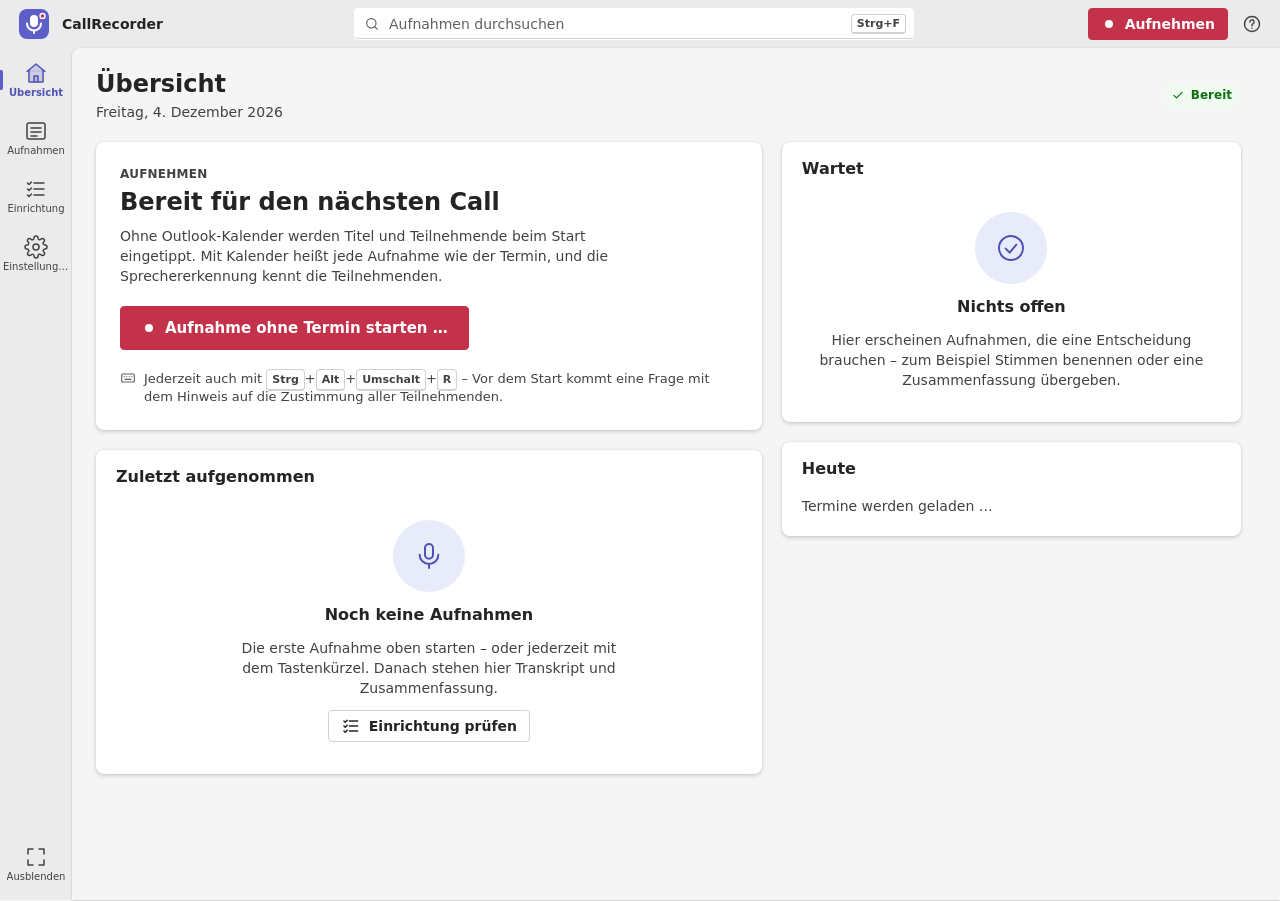
<file: call-recorder/src/callrec/ui/web/index.html>
<!doctype html>
<html lang="de">
<head>
<meta charset="utf-8">
<meta name="viewport" content="width=device-width, initial-scale=1">
<meta http-equiv="Content-Security-Policy" content="default-src 'none'; script-src 'self' 'unsafe-eval'; style-src 'self'; img-src 'self' data:; media-src 'self'; connect-src 'self'; base-uri 'none'; form-action 'none'">
<title>CallRecorder</title>
<link rel="icon" href="favicon.svg" type="image/svg+xml">
<link rel="stylesheet" href="app.css">
<script src="theme.js"></script>
<script type="module" src="app.js"></script>
</head>
<body>
<svg width="0" height="0" class="sprite" aria-hidden="true">
  <symbol id="i-home" viewBox="0 0 24 24"><path d="M3 10.5 12 3l9 7.5"/><path d="M5 9.5V21h14V9.5"/><path d="M10 21v-6h4v6"/></symbol>
  <symbol id="i-list" viewBox="0 0 24 24"><rect x="3" y="4" width="18" height="16" rx="2"/><path d="M7 9h10M7 13h10M7 17h6"/></symbol>
  <symbol id="i-mic" viewBox="0 0 24 24"><rect x="9" y="3" width="6" height="11" rx="3"/><path d="M5 11a7 7 0 0 0 14 0"/><path d="M12 18v3"/></symbol>
  <symbol id="i-checklist" viewBox="0 0 24 24"><path d="M10 6h10M10 12h10M10 18h10"/><path d="m3.5 6 1.5 1.5L7.5 5M3.5 12l1.5 1.5 2.5-2.5M3.5 18l1.5 1.5 2.5-2.5"/></symbol>
  <symbol id="i-gear" viewBox="0 0 24 24"><circle cx="12" cy="12" r="3"/><path d="M19.4 15a1.7 1.7 0 0 0 .3 1.8l.1.1a2 2 0 1 1-2.8 2.8l-.1-.1a1.7 1.7 0 0 0-1.8-.3 1.7 1.7 0 0 0-1 1.5V21a2 2 0 1 1-4 0v-.1a1.7 1.7 0 0 0-1.1-1.5 1.7 1.7 0 0 0-1.8.3l-.1.1a2 2 0 1 1-2.8-2.8l.1-.1a1.7 1.7 0 0 0 .3-1.8 1.7 1.7 0 0 0-1.5-1H3a2 2 0 1 1 0-4h.1a1.7 1.7 0 0 0 1.5-1.1 1.7 1.7 0 0 0-.3-1.8l-.1-.1a2 2 0 1 1 2.8-2.8l.1.1a1.7 1.7 0 0 0 1.8.3H9a1.7 1.7 0 0 0 1-1.5V3a2 2 0 1 1 4 0v.1a1.7 1.7 0 0 0 1 1.5 1.7 1.7 0 0 0 1.8-.3l.1-.1a2 2 0 1 1 2.8 2.8l-.1.1a1.7 1.7 0 0 0-.3 1.8V9a1.7 1.7 0 0 0 1.5 1H21a2 2 0 1 1 0 4h-.1a1.7 1.7 0 0 0-1.5 1z"/></symbol>
  <symbol id="i-calendar" viewBox="0 0 24 24"><rect x="3" y="5" width="18" height="16" rx="2"/><path d="M3 10h18M8 3v4M16 3v4"/></symbol>
  <symbol id="i-people" viewBox="0 0 24 24"><circle cx="9" cy="8" r="3.5"/><path d="M2.5 20a6.5 6.5 0 0 1 13 0"/><path d="M16 4.5a3.5 3.5 0 0 1 0 7M18 14a6 6 0 0 1 3.5 6"/></symbol>
  <symbol id="i-user" viewBox="0 0 24 24"><circle cx="12" cy="8" r="4"/><path d="M4 21a8 8 0 0 1 16 0"/></symbol>
  <symbol id="i-play" viewBox="0 0 24 24"><path d="M8 5.5v13l10.5-6.5z" fill="currentColor" stroke-width="1.2"/></symbol>
  <symbol id="i-stop" viewBox="0 0 24 24"><rect x="6.5" y="6.5" width="11" height="11" rx="2" fill="currentColor" stroke="none"/></symbol>
  <symbol id="i-rec" viewBox="0 0 24 24"><circle cx="12" cy="12" r="6" fill="currentColor" stroke="none"/></symbol>
  <symbol id="i-check" viewBox="0 0 24 24"><path d="m5 12.5 4.5 4.5L19 7.5"/></symbol>
  <symbol id="i-check-circle" viewBox="0 0 24 24"><circle cx="12" cy="12" r="9"/><path d="m8 12.5 3 3 5-6"/></symbol>
  <symbol id="i-warning" viewBox="0 0 24 24"><path d="M10.3 4.2 2.6 18a2 2 0 0 0 1.7 3h15.4a2 2 0 0 0 1.7-3L13.7 4.2a2 2 0 0 0-3.4 0z"/><path d="M12 9.5v4.5M12 17.2v.01"/></symbol>
  <symbol id="i-alert" viewBox="0 0 24 24"><circle cx="12" cy="12" r="9"/><path d="M12 7.5v5.5M12 16.5v.01"/></symbol>
  <symbol id="i-info" viewBox="0 0 24 24"><circle cx="12" cy="12" r="9"/><path d="M12 11v5.5M12 7.8v.01"/></symbol>
  <symbol id="i-clock" viewBox="0 0 24 24"><circle cx="12" cy="12" r="9"/><path d="M12 7v5l3 2"/></symbol>
  <symbol id="i-search" viewBox="0 0 24 24"><circle cx="11" cy="11" r="7"/><path d="m20 20-4-4"/></symbol>
  <symbol id="i-down" viewBox="0 0 24 24"><path d="m6 9 6 6 6-6"/></symbol>
  <symbol id="i-right" viewBox="0 0 24 24"><path d="m9 6 6 6-6 6"/></symbol>
  <symbol id="i-left" viewBox="0 0 24 24"><path d="m15 6-6 6 6 6"/></symbol>
  <symbol id="i-more" viewBox="0 0 24 24"><circle cx="5" cy="12" r="1.4" fill="currentColor"/><circle cx="12" cy="12" r="1.4" fill="currentColor"/><circle cx="19" cy="12" r="1.4" fill="currentColor"/></symbol>
  <symbol id="i-send" viewBox="0 0 24 24"><path d="M12 15V4M7.5 8.5 12 4l4.5 4.5"/><path d="M4 14v5a1 1 0 0 0 1 1h14a1 1 0 0 0 1-1v-5"/></symbol>
  <symbol id="i-refresh" viewBox="0 0 24 24"><path d="M20 11a8 8 0 1 0-2.3 5.7"/><path d="M20 4v7h-7"/></symbol>
  <symbol id="i-sun" viewBox="0 0 24 24"><circle cx="12" cy="12" r="4"/><path d="M12 2v2M12 20v2M4.9 4.9l1.4 1.4M17.7 17.7l1.4 1.4M2 12h2M20 12h2M4.9 19.1l1.4-1.4M17.7 6.3l1.4-1.4"/></symbol>
  <symbol id="i-moon" viewBox="0 0 24 24"><path d="M20 14.5A8 8 0 0 1 9.5 4a8 8 0 1 0 10.5 10.5z"/></symbol>
  <symbol id="i-auto" viewBox="0 0 24 24"><circle cx="12" cy="12" r="9"/><path d="M12 3a9 9 0 0 1 0 18z" fill="currentColor"/></symbol>
  <symbol id="i-help" viewBox="0 0 24 24"><circle cx="12" cy="12" r="9"/><path d="M9.5 9.5a2.5 2.5 0 1 1 3.5 2.3c-.6.3-1 .9-1 1.6v.6M12 17v.01"/></symbol>
  <symbol id="i-folder" viewBox="0 0 24 24"><path d="M3 6.5A1.5 1.5 0 0 1 4.5 5H9l2 2.5h8.5A1.5 1.5 0 0 1 21 9v9.5a1.5 1.5 0 0 1-1.5 1.5h-15A1.5 1.5 0 0 1 3 18.5z"/></symbol>
  <symbol id="i-trash" viewBox="0 0 24 24"><path d="M4 7h16M9 7V4.5h6V7M6 7l1 13h10l1-13"/><path d="M10 11v5M14 11v5"/></symbol>
  <symbol id="i-pencil" viewBox="0 0 24 24"><path d="M4 20h4L19 9l-4-4L4 16z"/><path d="m13.5 6.5 4 4"/></symbol>
  <symbol id="i-lang" viewBox="0 0 24 24"><path d="M4 5h9M8.5 3v2M6 5c0 4 3 7 6 8M11 5c0 3-3 7-7 9"/><path d="m13 21 4-10 4 10M14.5 17.5h5"/></symbol>
  <symbol id="i-x" viewBox="0 0 24 24"><path d="M6 6l12 12M18 6 6 18"/></symbol>
  <symbol id="i-wave" viewBox="0 0 24 24"><path d="M3 12h1M7 8v8M11 4.5v15M15 8.5v7M19 6.5v11"/></symbol>
  <symbol id="i-lock" viewBox="0 0 24 24"><rect x="5" y="11" width="14" height="10" rx="2"/><path d="M8 11V8a4 4 0 0 1 8 0v3"/></symbol>
  <symbol id="i-sparkle" viewBox="0 0 24 24"><path d="M11 3.5l1.7 4.6 4.6 1.7-4.6 1.7L11 16.1l-1.7-4.6-4.6-1.7 4.6-1.7z"/><path d="M18.5 14.5l.8 2.2 2.2.8-2.2.8-.8 2.2-.8-2.2-2.2-.8 2.2-.8z"/></symbol>
  <symbol id="i-doc" viewBox="0 0 24 24"><path d="M6 3h8l4 4v14H6z"/><path d="M14 3v4h4M9 12h6M9 16h6"/></symbol>
  <symbol id="i-cloud" viewBox="0 0 24 24"><path d="M7 18a4.5 4.5 0 0 1-.5-9 6 6 0 0 1 11.5 1.5A3.75 3.75 0 0 1 17.5 18z"/></symbol>
  <symbol id="i-shield" viewBox="0 0 24 24"><path d="M12 3 4.5 6v6c0 4.5 3.2 8 7.5 9 4.3-1 7.5-4.5 7.5-9V6z"/><path d="m9 12 2 2 4-4"/></symbol>
  <symbol id="i-download" viewBox="0 0 24 24"><path d="M12 4v11M7.5 10.5 12 15l4.5-4.5"/><path d="M4 19h16"/></symbol>
  <symbol id="i-external" viewBox="0 0 24 24"><path d="M14 4h6v6M20 4l-9 9"/><path d="M18 14v5a1 1 0 0 1-1 1H5a1 1 0 0 1-1-1V7a1 1 0 0 1 1-1h5"/></symbol>
  <symbol id="i-headset" viewBox="0 0 24 24"><path d="M4 14v-2a8 8 0 0 1 16 0v2"/><rect x="3" y="13" width="4" height="7" rx="1.5"/><rect x="17" y="13" width="4" height="7" rx="1.5"/></symbol>
  <symbol id="i-chip" viewBox="0 0 24 24"><rect x="6" y="6" width="12" height="12" rx="2"/><path d="M9 2.5V6M15 2.5V6M9 18v3.5M15 18v3.5M2.5 9H6M2.5 15H6M18 9h3.5M18 15h3.5"/></symbol>
  <symbol id="i-power" viewBox="0 0 24 24"><path d="M12 3v8"/><path d="M6.3 6.8a8 8 0 1 0 11.4 0"/></symbol>
  <symbol id="i-update" viewBox="0 0 24 24"><circle cx="12" cy="12" r="9"/><path d="M12 16V8M8.5 11.5 12 8l3.5 3.5"/></symbol>
  <symbol id="i-undo" viewBox="0 0 24 24"><path d="M9 14 4 9l5-5"/><path d="M4 9h10.5a5.5 5.5 0 0 1 0 11H11"/></symbol>
  <symbol id="i-keyboard" viewBox="0 0 24 24"><rect x="2.5" y="6" width="19" height="12" rx="2"/><path d="M6 10h.01M10 10h.01M14 10h.01M18 10h.01M7.5 14h9"/></symbol>
  <symbol id="i-expand" viewBox="0 0 24 24"><path d="M4 9V4h5M20 9V4h-5M4 15v5h5M20 15v5h-5"/></symbol>
  <symbol id="i-globe" viewBox="0 0 24 24"><circle cx="12" cy="12" r="9"/><path d="M3 12h18M12 3c2.5 2.6 3.8 5.6 3.8 9s-1.3 6.4-3.8 9c-2.5-2.6-3.8-5.6-3.8-9S9.5 5.6 12 3z"/></symbol>
  <symbol id="i-sliders" viewBox="0 0 24 24"><path d="M4 6h9M19 6h1M4 12h3M13 12h7M4 18h11M21 18h-1"/><circle cx="16" cy="6" r="2.5"/><circle cx="10" cy="12" r="2.5"/><circle cx="18" cy="18" r="2.5"/></symbol>
  <symbol id="i-fingerprint" viewBox="0 0 24 24"><path d="M12 11v3.5a7 7 0 0 1-1.5 4.3M8.5 7.6A4.5 4.5 0 0 1 16.5 11v2.5M7.5 11v2.5a10 10 0 0 1-1 4.4M16.3 17a12 12 0 0 1-1 3M4.5 9.5A8 8 0 0 1 19.7 8M20 12v1.5"/></symbol>
  <symbol id="i-plus" viewBox="0 0 24 24"><path d="M12 5v14M5 12h14"/></symbol>
  <symbol id="i-video-old" viewBox="0 0 24 24"><rect x="3" y="6.5" width="12.5" height="11" rx="2.5"/><path d="m15.5 10.5 5-3v9l-5-3"/></symbol>
  <symbol id="i-phone" viewBox="0 0 24 24"><path d="M5 4h4l2 5-2.5 1.5a11 11 0 0 0 5 5L15 13l5 2v4a2 2 0 0 1-2 2A16 16 0 0 1 3 6a2 2 0 0 1 2-2z"/></symbol>
  <symbol id="i-video" viewBox="0 0 24 24"><rect x="3" y="6.5" width="12.5" height="11" rx="2.5"/><path d="m15.5 10.5 5-3v9l-5-3"/></symbol>
  <symbol id="i-pause" viewBox="0 0 24 24"><rect x="7" y="5.5" width="3.5" height="13" rx="1" fill="currentColor" stroke="none"/><rect x="13.5" y="5.5" width="3.5" height="13" rx="1" fill="currentColor" stroke="none"/></symbol>
  <symbol id="i-copy" viewBox="0 0 24 24"><rect x="8" y="8" width="12" height="12" rx="2"/><path d="M16 8V5.5A1.5 1.5 0 0 0 14.5 4h-9A1.5 1.5 0 0 0 4 5.5v9A1.5 1.5 0 0 0 5.5 16H8"/></symbol>
  <symbol id="i-logout" viewBox="0 0 24 24"><path d="M14 4h4.5A1.5 1.5 0 0 1 20 5.5v13a1.5 1.5 0 0 1-1.5 1.5H14"/><path d="M10 16l-4-4 4-4M6 12h10"/></symbol>
</svg>
<div class="app" id="app">
  <header class="topbar" id="topbar"></header>
  <nav class="rail" id="nav" aria-label="Hauptnavigation"></nav>
  <div class="main" id="mainwrap">
    <div id="recbar"></div>
    <div class="notice-area" id="notices" aria-live="polite"></div>
    <main class="scroll" id="main" tabindex="-1"></main>
  </div>
</div>
<div id="overlay"></div>
<div id="snackhost"></div>
<div aria-live="polite" class="sr-only" id="live"></div>
</body>
</html>
</file>
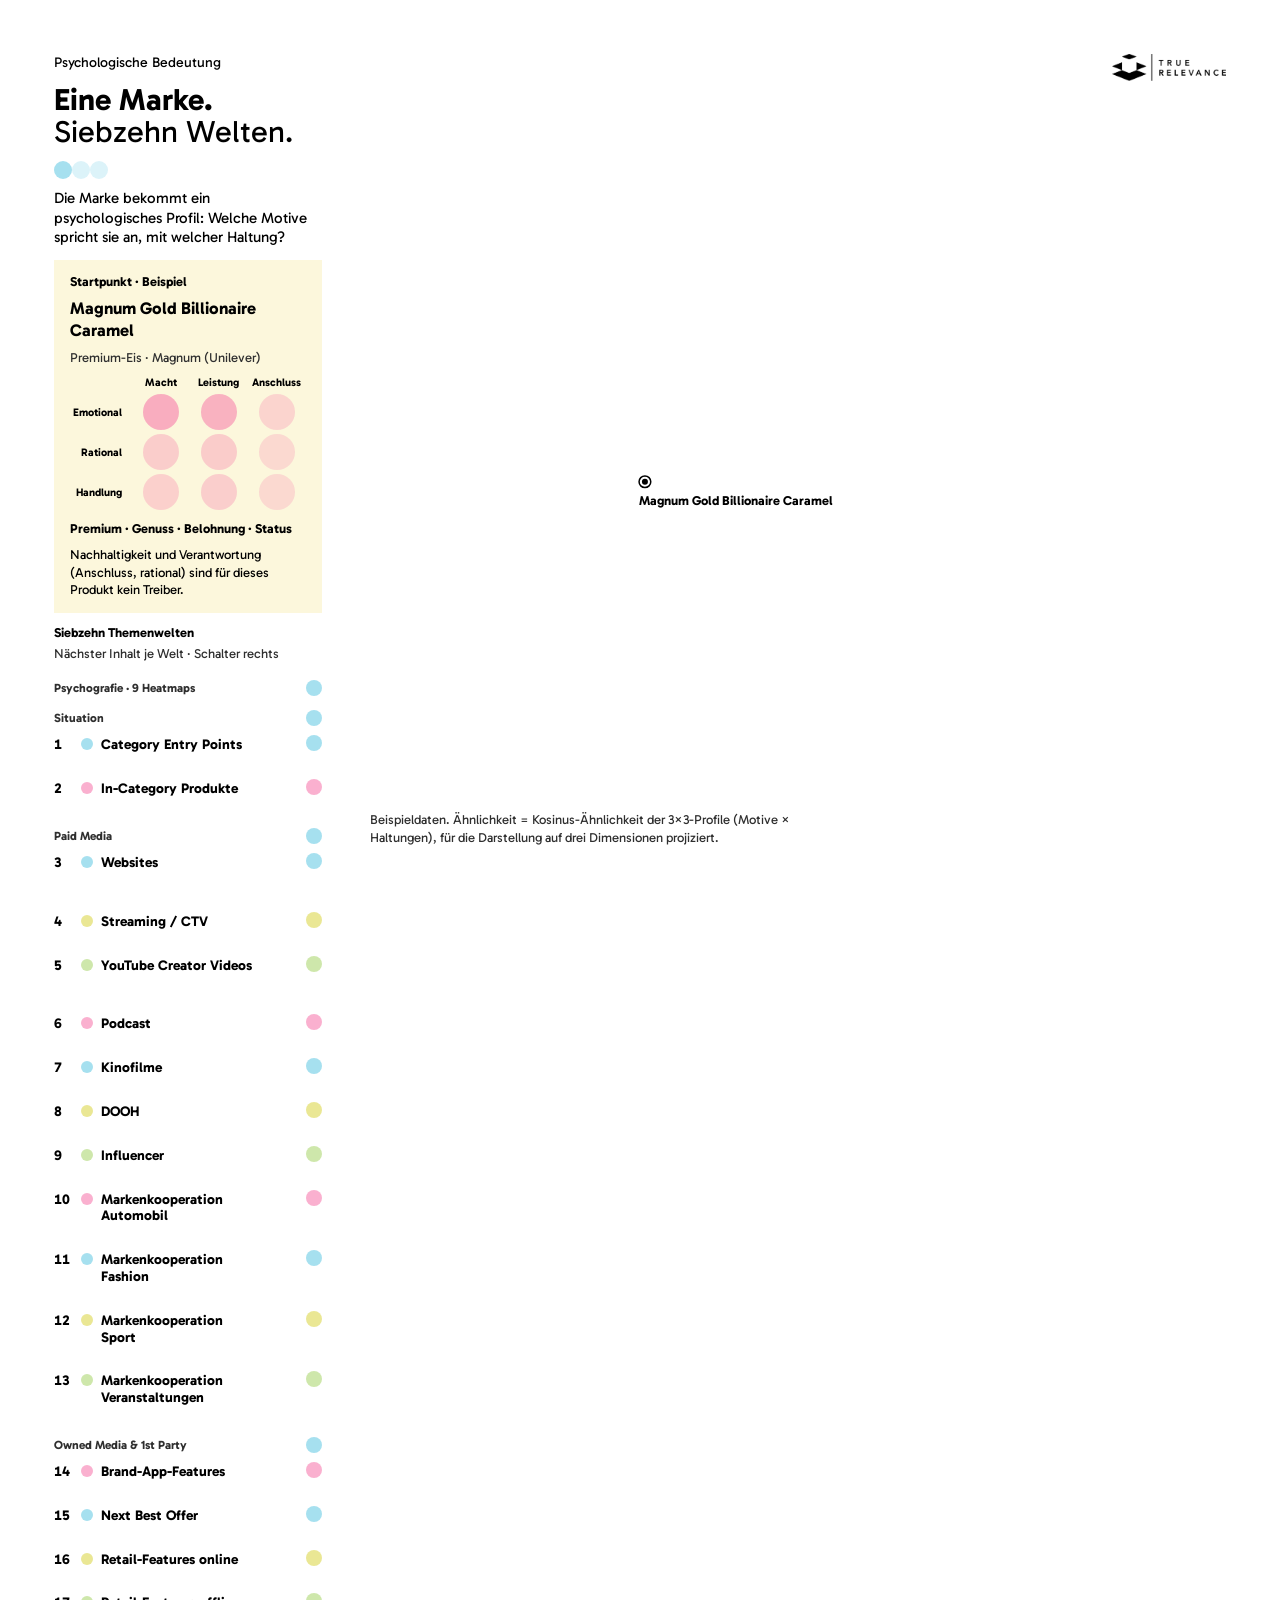
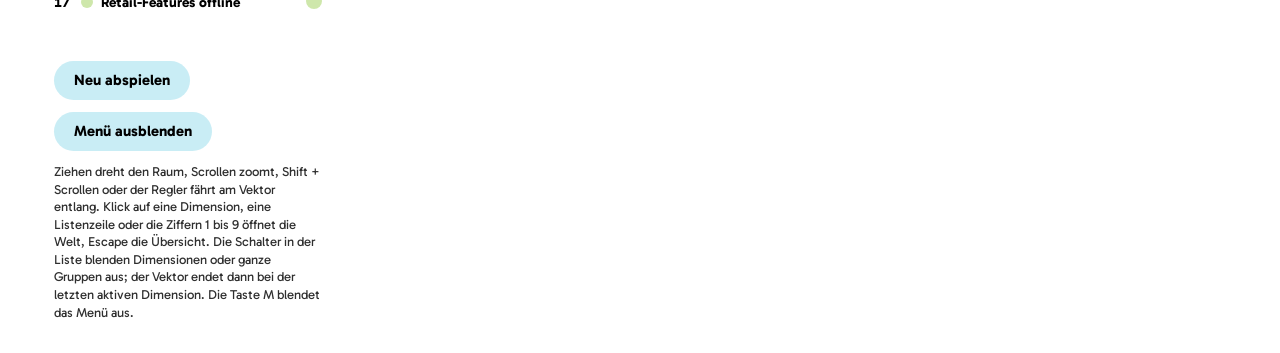
<file: themenwelten.html>
<!doctype html>
<html lang="de">
<head>
<meta charset="utf-8">
<meta name="viewport" content="width=device-width, initial-scale=1, viewport-fit=cover">
<title>Marken-Universen</title>
<link rel="stylesheet" href="https://fonts.googleapis.com/css2?family=Gabarito:wght@400;700&display=swap">
<style>
  /* True Relevance Tokens (Brand Guidelines v1.1) */
  :root{
    color-scheme: light;
    --full-white:#ffffff;
    --off-white:#f8f7f8;
    --ink:#000000;
    --full-black:#2f2f2f;
    --clarity-blue:78,194,223;
    --empathy-pink:245,97,159;
    --impulse-yellow:214,208,41;
    --human-lime:157,207,87;
    --callout-cream:rgba(241,215,81,.2);
    --neutral-20:rgba(171,171,171,.2);
    --page-margin:clamp(16px,4.2vw,80px);
    --text-column:clamp(300px,27vw,480px);
    --font:"Gabarito","Nunito Sans",system-ui,-apple-system,"Segoe UI",sans-serif;
    --radius-pill:9999px;
    --logo:url("[data-uri]");
  }
  html,body{height:100%}
  body{
    margin:0;
    background:var(--full-white);
    color:var(--ink);
    font-family:var(--font);
    font-size:clamp(15px,.95vw,17px);
    line-height:1.35;
    -webkit-font-smoothing:antialiased;
  }
  *{box-sizing:border-box}
  [hidden]{display:none!important}
  .page{position:relative;min-height:100%;display:flex;flex-direction:column}
  .brand{
    position:absolute;top:var(--page-margin);right:var(--page-margin);z-index:3;
    height:clamp(22px,2.1vw,34px);width:clamp(94px,8.94vw,145px);
    background:var(--logo) no-repeat right center/contain;
  }
  .brand.phone{display:none}
  .stage{flex:1;display:grid;grid-template-columns:var(--text-column) minmax(0,1fr);align-items:start}
  .column{
    min-width:0;
    padding-top:var(--page-margin);padding-bottom:32px;
    padding-left:var(--page-margin);padding-right:24px;
    display:flex;flex-direction:column;gap:12px;
  }
  .art{position:sticky;top:0;height:100vh;height:100dvh;min-width:0}
  canvas{
    position:absolute;inset:0;width:100%;height:100%;display:block;
    touch-action:none;cursor:grab;
  }
  canvas.dragging{cursor:grabbing}
  canvas.pointer{cursor:pointer}
  .art-note{
    position:absolute;left:24px;bottom:var(--page-margin);margin:0;
    max-width:min(60ch,calc(100% - 48px - 170px));
    font-size:13px;line-height:1.35;color:var(--full-black);
    pointer-events:none;
  }

  .eyebrow{margin:0;font-size:clamp(14px,1vw,19px);line-height:1.3}
  .title{
    margin:0;font-size:clamp(28px,2.4vw,48px);line-height:1.06;font-weight:400;
    text-wrap:balance;
  }
  .title span{display:block}
  .title .bold{font-weight:700}

  .steps{display:flex;flex-direction:column;gap:10px}
  .dots{display:flex;gap:0}
  .dot{
    width:18px;height:18px;border-radius:50%;border:0;padding:0;cursor:pointer;
    background:rgba(var(--clarity-blue),.2);
    transition:background .3s;
  }
  .dot.past{background:rgba(var(--clarity-blue),.3)}
  .dot.active{background:rgba(var(--clarity-blue),.5)}
  .caption{
    margin:0;min-height:3.2em;
    font-size:clamp(15px,1.05vw,19px);line-height:1.3;
    transition:opacity .22s;
  }
  .caption.fade{opacity:0}

  .label{margin:0;font-size:13px;line-height:1.3;font-weight:700}
  .label.light{font-weight:400;color:var(--full-black)}

  .callout{background:var(--callout-cream);padding:14px 16px;display:flex;flex-direction:column;gap:8px}
  .product{margin:0;font-weight:700;font-size:17px;line-height:1.25}
  .product-kind{margin:0;font-size:13px;color:var(--full-black)}
  .tags{margin:0;font-size:13px;font-weight:700}
  .note{margin:0;font-size:13px;line-height:1.35}

  /* 3×3-Motivraster: neun sich berührende Kreise, Deckkraft = Wert */
  .grid3{
    display:grid;grid-template-columns:auto repeat(3,58px);grid-template-rows:18px repeat(3,40px);
    align-items:center;justify-items:center;column-gap:0;row-gap:0;
    font-size:11px;line-height:1;color:var(--ink);
  }
  .grid3 .gh{font-weight:700;align-self:end;padding-bottom:4px}
  .grid3 .gr{justify-self:end;padding-right:10px;font-weight:700}
  .grid3 .cell{width:36px;height:36px;border-radius:50%;background:rgba(var(--empathy-pink),var(--a,.2))}

  .matches-head{display:flex;flex-wrap:wrap;gap:4px 12px;align-items:baseline;justify-content:space-between}
  .worlds{display:flex;flex-direction:column;gap:8px}
  .wlist{list-style:none;margin:0;padding:0;display:flex;flex-direction:column;gap:2px}
  .wlist li{
    display:grid;grid-template-columns:1.4em 12px 1fr auto 18px;grid-template-rows:auto auto;gap:0 8px;align-items:baseline;
    padding:3px 6px;margin:0 -6px;border-radius:0;cursor:pointer;font-size:14px;line-height:1.2;
  }
  .wlist li.group{display:flex;align-items:center;justify-content:space-between;gap:8px;padding:10px 6px 2px;cursor:default;font-size:12px;font-weight:700;color:var(--full-black)}
  .wlist li.group:hover{background:none}
  .wlist li.group .switch{top:0}
  .menu-off .column{display:none}
  .menu-off .stage{grid-template-columns:minmax(0,1fr)}
  .menu-btn{position:absolute;left:24px;top:var(--page-margin);z-index:3}
  .menu-off .overlay-top{top:calc(var(--page-margin) + 52px)}
  .wlist li:hover{background:var(--neutral-20)}
  .wlist li:focus-visible{outline:2px solid var(--ink);outline-offset:-2px}
  .wlist li.active{background:var(--neutral-20)}
  .wlist .rank{font-weight:700;font-variant-numeric:tabular-nums}
  .wlist .chip{width:12px;height:12px;border-radius:50%;background:rgba(var(--c),.5);position:relative;top:1px}
  .wlist .wname{font-weight:700}
  .wlist .sim{font-weight:700;font-variant-numeric:tabular-nums;opacity:0;transition:opacity .4s}
  .wlist .best{grid-column:3 / span 3;font-size:12.5px;color:var(--full-black);opacity:0;transition:opacity .4s;min-height:1.2em}
  .wlist li.show .sim,.wlist li.show .best{opacity:1}
  .wlist li.off .wname,.wlist li.off .best,.wlist li.off .sim,.wlist li.off .chip{opacity:.4}
  .switch{
    appearance:none;-webkit-appearance:none;width:16px;height:16px;margin:0;border:0;border-radius:50%;cursor:pointer;
    background:var(--neutral-20);position:relative;top:2px;justify-self:end;
  }
  .switch:checked{background:rgba(var(--c),.5)}
  .switch:focus-visible{outline:2px solid var(--ink);outline-offset:2px}

  .matches{display:flex;flex-direction:column;gap:8px}
  .list{list-style:none;margin:0;padding:0;display:flex;flex-direction:column;gap:6px}
  .list li{
    display:grid;grid-template-columns:1.4em 1fr auto;gap:0 8px;align-items:baseline;
    font-size:14px;line-height:1.3;
  }
  .list .rank{font-weight:700;font-variant-numeric:tabular-nums}
  .list .sim{font-weight:700;font-variant-numeric:tabular-nums}
  .list .reason{grid-column:2 / span 2;font-size:13px;color:var(--full-black)}

  .controls{display:flex;flex-wrap:wrap;align-items:center;gap:12px 16px;margin-top:4px}
  .pill{
    font:700 15px/1 var(--font);color:var(--ink);
    padding:12px 20px;border:0;border-radius:var(--radius-pill);
    background:rgba(var(--clarity-blue),.3);cursor:pointer;transition:background .2s;
  }
  .pill:hover{background:rgba(var(--clarity-blue),.5)}
  .pill.small{padding:9px 14px;font-size:13px}
  .pill:disabled{cursor:default;opacity:.5}
  .hint{font-size:13px;color:var(--full-black)}
  button:focus-visible{outline:2px solid var(--ink);outline-offset:2px}

  .zoom{
    position:absolute;right:var(--page-margin);bottom:var(--page-margin);z-index:2;
    display:flex;align-items:center;gap:0;
    opacity:0;pointer-events:none;transition:opacity .4s;
  }
  .zoom.ready{opacity:1;pointer-events:auto}
  .zoom-btn{
    width:40px;height:40px;border-radius:50%;border:0;padding:0;cursor:pointer;
    background:rgba(var(--clarity-blue),.3);color:var(--ink);
    font:700 22px/1 var(--font);transition:background .2s;
  }
  .zoom-btn:hover{background:rgba(var(--clarity-blue),.5)}
  .zoom-btn:disabled{cursor:default}
  .zoom-level{
    height:40px;min-width:64px;padding:0 12px;border:0;cursor:pointer;
    background:var(--neutral-20);color:var(--ink);
    font:700 14px/1 var(--font);font-variant-numeric:tabular-nums;
  }
  .zoom-level:hover{background:rgba(171,171,171,.35)}

  /* Navigation der Welten über der Canvas */
  .overlay-top{
    position:absolute;left:24px;top:var(--page-margin);z-index:2;
    display:flex;flex-direction:column;align-items:flex-start;gap:10px;
    max-width:calc(100% - 220px);
    opacity:0;pointer-events:none;transition:opacity .4s;
  }
  .overlay-top.ready{opacity:1;pointer-events:auto}
  .worldnav{display:flex;flex-wrap:wrap;align-items:center;gap:0 6px}
  .travel{display:flex;flex-wrap:wrap;align-items:center;gap:6px}
  .chip-btn{
    border:0;border-radius:var(--radius-pill);padding:9px 14px;cursor:pointer;
    font:700 13px/1 var(--font);color:var(--ink);
    background:rgba(var(--clarity-blue),.2);transition:background .2s;
  }
  .chip-btn:hover{background:rgba(var(--clarity-blue),.3)}
  .chip-btn.active{background:rgba(var(--clarity-blue),.5)}
  .chip-btn:disabled{cursor:default}
  .slider{
    appearance:none;-webkit-appearance:none;width:220px;height:4px;margin:0 4px;border-radius:var(--radius-pill);
    background:var(--neutral-20);cursor:pointer;
  }
  .slider::-webkit-slider-thumb{appearance:none;-webkit-appearance:none;width:18px;height:18px;border-radius:50%;background:rgba(var(--clarity-blue),.5);border:0}
  .slider::-moz-range-thumb{width:18px;height:18px;border-radius:50%;background:rgba(var(--clarity-blue),.5);border:0}
  .slider:focus-visible{outline:2px solid var(--ink);outline-offset:4px}
  .worldlabel{
    height:40px;display:inline-flex;align-items:center;padding:0 14px;
    background:var(--neutral-20);font:700 13px/1.2 var(--font);
  }
  .tip{
    position:absolute;z-index:3;pointer-events:none;
    background-color:var(--full-white);background-image:linear-gradient(var(--callout-cream),var(--callout-cream));
    padding:8px 10px;font-size:13px;line-height:1.35;max-width:260px;
    transform:translate(-50%,calc(-100% - 8px));
  }
  .tip.below{transform:translate(-50%,8px)}
  .tip b,.tip span{display:block}
  .tip-hint,.tip-reason{color:var(--full-black);font-size:12px}
  .tip .mini{display:grid;grid-template-columns:repeat(3,12px);grid-auto-rows:12px;gap:0;margin-top:6px}
  .tip .mini i{display:block;width:12px;height:12px;border-radius:50%;background:rgba(var(--c),var(--a,.2))}

  @media (max-width:760px){
    .stage{grid-template-columns:minmax(0,1fr);grid-template-rows:auto minmax(340px,62vh)}
    .art{position:relative;height:auto;align-self:stretch;min-height:340px}
    .column{padding-inline:16px;padding-top:64px}
    .brand.desk{display:none}
    .brand.phone{display:block;top:16px;right:16px;height:24px;width:102px}
    .art-note{left:16px;bottom:12px;max-width:calc(100% - 190px)}
    .overlay-top{left:16px;top:12px;max-width:calc(100% - 32px)}
    .menu-btn{left:16px;top:12px}
    .menu-off .overlay-top{top:60px}
    .menu-off .stage{grid-template-rows:minmax(340px,100vh)}
    .zoom{right:16px;bottom:12px}
    .zoom-btn{width:36px;height:36px;font-size:20px}
    .zoom-level{height:36px;min-width:56px}
    .slider{width:150px}
  }
  @media (prefers-reduced-motion:reduce){
    .caption,.dot,.pill,.zoom,.overlay-top,.wlist .sim,.wlist .best{transition:none}
  }
  /* Render-Modus (Videoexport über window.siebenWelten.seek) */
  .render .caption,.render .dot,.render .zoom,.render .pill,.render .wlist .sim,.render .wlist .best{transition:none}
  .render .controls,.render .zoom,.render .overlay-top,.render .tip{display:none}
  /* Nur die Canvas, ohne Textspalte: themenwelten.html#canvas */
  .canvas-only .column,.canvas-only .brand,.canvas-only .art-note,.canvas-only .zoom{display:none}
  .canvas-only .stage{grid-template-columns:minmax(0,1fr)}
</style>
</head>
<body>
<div class="page">
  <div class="brand phone" role="img" aria-label="True Relevance"></div>
  <div class="stage">
    <aside class="column">
      <p class="eyebrow">Psychologische Bedeutung</p>
      <h1 class="title"><span class="bold">Eine Marke.</span><span id="titleCount">Sechzehn Welten.</span></h1>

      <div class="steps">
        <div class="dots" role="group" aria-label="Schritte der Animation">
          <button class="dot" type="button" data-step="0" aria-label="Schritt 1: Profil der Marke"></button>
          <button class="dot" type="button" data-step="1" aria-label="Schritt 2: Flug durch die Themenwelten"></button>
          <button class="dot" type="button" data-step="2" aria-label="Schritt 3: Ergebnis"></button>
        </div>
        <p class="caption" id="caption" aria-live="polite"></p>
      </div>

      <section class="callout" aria-label="Startpunkt">
        <p class="label">Startpunkt · Beispiel</p>
        <p class="product" id="productName"></p>
        <p class="product-kind" id="productKind"></p>
        <div class="grid3" id="grid3" aria-label="Motivraster der Marke: Spalten Macht, Leistung, Anschluss; Zeilen Emotional, Rational, Handlung"></div>
        <p class="tags" id="productTags"></p>
        <p class="note" id="productNote"></p>
      </section>

      <section class="worlds" aria-label="Themenwelten">
        <div class="matches-head">
          <p class="label" id="worldsTitle">Sechzehn Themenwelten</p>
          <p class="label light" id="worldsHint">Nächster Inhalt je Welt · Schalter rechts</p>
          <button class="pill small" type="button" id="allOn" hidden>Alle einschalten</button>
        </div>
        <ol class="wlist" id="wlist"></ol>
      </section>

      <section class="matches" id="topSection" aria-label="Nächste Inhalte" hidden>
        <p class="label" id="topLabel">Nächste Inhalte</p>
        <ol class="list" id="list"></ol>
        <p class="label light" id="focusCount"></p>
      </section>

      <div class="controls">
        <button class="pill" type="button" id="replay">Neu abspielen</button>
        <button class="pill" type="button" id="overviewBtn" hidden>Alle Welten</button>
        <button class="pill" type="button" id="menuOff">Menü ausblenden</button>
        <span class="hint" id="hint">Ziehen dreht den Raum, Scrollen zoomt. Ein Klick auf eine Dimension öffnet die Welt, der Schalter in der Liste blendet sie aus.</span>
      </div>
    </aside>

    <div class="art">
      <div class="brand desk" role="img" aria-label="True Relevance"></div>
      <button class="pill small menu-btn" type="button" id="menuOn" hidden>Menü einblenden</button>
      <canvas id="space" role="img" aria-label="Themenwelten stehen als Quader nebeneinander. Der Bedeutungsvektor einer Marke durchstößt jeden Quader, und um den Durchstoßpunkt erscheinen die Inhalte mit ähnlichem psychologischem Profil."></canvas>
      <div class="overlay-top" id="overlayTop">
        <div class="worldnav" role="group" aria-label="Themenwelt wählen">
          <button class="zoom-btn" type="button" id="prevWorld" aria-label="Vorherige Welt" disabled>‹</button>
          <span class="worldlabel" id="worldLabel">Übersicht · Dimension anklicken</span>
          <button class="zoom-btn" type="button" id="nextWorld" aria-label="Nächste Welt" disabled>›</button>
          <button class="pill small" type="button" id="allWorlds" hidden>Alle Welten</button>
        </div>
        <div class="travel" id="travel" role="group" aria-label="Entlang des Vektors">
          <button class="chip-btn active" type="button" data-jump="all" disabled>Übersicht</button>
          <input type="range" class="slider" id="travelSlider" min="0" max="1000" value="0" aria-label="Position entlang des Vektors" disabled>
        </div>
      </div>
      <div class="tip" id="tip" hidden></div>
      <p class="art-note">Beispieldaten. Ähnlichkeit = Kosinus-Ähnlichkeit der 3×3-Profile (Motive × Haltungen), für die Darstellung auf drei Dimensionen projiziert.</p>
      <div class="zoom" id="zoom" role="group" aria-label="Zoom">
        <button class="zoom-btn" type="button" id="zoomOut" aria-label="Herauszoomen" disabled>−</button>
        <button class="zoom-level" type="button" id="zoomReset" aria-label="Zoom zurücksetzen" title="Zoom zurücksetzen" disabled>1,0×</button>
        <button class="zoom-btn" type="button" id="zoomIn" aria-label="Hineinzoomen" disabled>+</button>
      </div>
    </div>
  </div>
</div>

<script>
/*DATA-START*/
var THEMENWELTEN_DATA = {"product":{"name":"Magnum Gold Billionaire Caramel","brand":"Magnum (Unilever)","kind":"Premium-Eis","summary":"Premium-Genuss als goldene Belohnung: Status, Glamour und Inszenierung für den besonderen Moment.","tags":["Premium","Genuss","Belohnung","Status"],"note":"Nachhaltigkeit und Verantwortung (Anschluss, rational) sind für dieses Produkt kein Treiber.","profile":[0.95,0.25,0.2,0.85,0.3,0.25,0.35,0.1,0.15]},"worlds":[{"id":"cep","name":"Category Entry Points","noun":"Situation","group":"situation","description":"Situationen, in denen Menschen an Eis denken: Anlass, Zeitpunkt, Ort, Begleitung und Stimmung.","items":[{"name":"Einen beruflichen Erfolg feiern","detail":"Warum: Erfolg feiern","reason":"Stolz auf das Erreichte, Genuss als Krönung","profile":[0.95,0.3,0.2,0.9,0.3,0.25,0.35,0.1,0.15]},{"name":"Gönn-Moment am Freitagabend","detail":"Wann: Freitagabend","reason":"Die Woche geschafft: verdienter Luxus zum Abschluss","profile":[0.85,0.3,0.25,0.85,0.3,0.3,0.4,0.1,0.2]},{"name":"Sundowner auf der Dachterrasse","detail":"Wo: Rooftop-Bar","reason":"Exklusiver Ort, Glamour und Blick über die Stadt","profile":[0.95,0.25,0.2,0.75,0.25,0.2,0.45,0.1,0.15]},{"name":"Dessert beim Dinner mit Gästen","detail":"Mit wem: Gäste","reason":"Als Gastgeber beeindrucken, Premium auf dem Tisch","profile":[0.95,0.35,0.25,0.75,0.3,0.25,0.5,0.15,0.2]},{"name":"Ein Tag im Beach Club","detail":"Wo: Beach Club","reason":"Sehen und gesehen werden, Luxus im Sommer","profile":[0.95,0.2,0.2,0.7,0.2,0.2,0.45,0.1,0.15]},{"name":"Pause beim Luxus-Shopping","detail":"Während: Shopping","reason":"Belohnung zwischen zwei Boutiquen, Genuss mit Stil","profile":[0.9,0.3,0.3,0.8,0.3,0.3,0.4,0.1,0.2]},{"name":"Nach dem gewonnenen Tennis-Match","detail":"Wann: nach dem Sieg","reason":"Triumph auskosten, den Sieg mit Genuss krönen","profile":[0.9,0.3,0.25,0.95,0.35,0.35,0.35,0.1,0.15]},{"name":"Ein Abend nur für mich","detail":"Wie: Me-Time","reason":"Selbstbelohnung, sich etwas Besonderes gönnen","profile":[0.85,0.25,0.2,0.85,0.25,0.2,0.4,0.1,0.2]},{"name":"Bootsausflug am Wochenende","detail":"Wo: auf dem Wasser","reason":"Glamour-Kulisse, Sommer mit Status","profile":[0.95,0.2,0.25,0.7,0.2,0.25,0.5,0.1,0.2]},{"name":"Bestandene Prüfung feiern","detail":"Warum: Meilenstein","reason":"Etwas geschafft: Stolz und Genuss im Moment","profile":[0.8,0.3,0.25,0.95,0.35,0.3,0.45,0.1,0.2]},{"name":"Date-Night zu zweit","detail":"Mit wem: Partner","reason":"Romantik mit Stil, Eindruck machen","profile":[0.85,0.2,0.2,0.7,0.2,0.2,0.6,0.1,0.15]},{"name":"Sommerfest mit Freunden","detail":"Mit wem: Freunde","reason":"Feiern in Gesellschaft, Genuss mit Stil","profile":[0.8,0.2,0.3,0.7,0.2,0.3,0.65,0.1,0.25]},{"name":"Filmabend auf dem Sofa","detail":"Wann: Wochenende, abends","reason":"Genuss zu Hause, mehr Gemütlichkeit als Bühne","profile":[0.7,0.2,0.25,0.7,0.25,0.25,0.6,0.1,0.3]},{"name":"Trost nach einem schlechten Tag","detail":"Wie: niedergeschlagen","reason":"Geborgenheit und Trost statt Glanz","profile":[0.4,0.1,0.25,0.45,0.15,0.3,0.85,0.2,0.4]},{"name":"Grillen mit der Clique im Park","detail":"Mit wem: Clique","reason":"Gemeinschaft und Teilen, Status zweitrangig","profile":[0.35,0.15,0.4,0.4,0.2,0.4,0.9,0.25,0.5]},{"name":"Kindergeburtstag im Garten","detail":"Anlass: Familienfest","reason":"Teilen und Fürsorge statt Status","profile":[0.25,0.15,0.4,0.35,0.25,0.4,0.85,0.3,0.6]},{"name":"Eis für die Kinder nach der Kita","detail":"Mit wem: Kinder","reason":"Kleine Freude im Familienalltag","profile":[0.15,0.15,0.45,0.25,0.3,0.45,0.85,0.4,0.75]},{"name":"Abkühlung nach dem Joggen","detail":"Wann: nach dem Sport","reason":"Funktionale Erfrischung statt Genuss-Inszenierung","profile":[0.2,0.35,0.6,0.45,0.55,0.75,0.3,0.4,0.5]},{"name":"Schneller Kauf an der Tankstelle","detail":"Wo: unterwegs","reason":"Spontaner Impuls, Funktion statt Erlebnis","profile":[0.2,0.35,0.85,0.3,0.4,0.7,0.3,0.3,0.6]},{"name":"Wocheneinkauf für den Vorrat","detail":"Wo: Supermarkt","reason":"Planung und Routine, Menge statt Moment","profile":[0.15,0.5,0.75,0.25,0.55,0.6,0.5,0.45,0.85]},{"name":"Leichter Snack mit wenig Zucker","detail":"Wie: kalorienbewusst","reason":"Vernunft und Verzicht, Kalorien im Blick","profile":[0.1,0.6,0.4,0.3,0.7,0.5,0.35,0.85,0.4]}],"color":"blue"},{"id":"in-category","name":"In-Category Produkte","noun":"Produkt","description":"Produkte der eigenen Kategorie: weitere Desserts und Eismarken, vom Luxus-Genuss bis zum Alltagsprodukt.","items":[{"name":"Häagen-Dazs Dulce de Leche","detail":"Premium-Eis, General Mills","reason":"Karamell-Genuss als Belohnung, Premium-Inszenierung","profile":[0.9,0.3,0.2,0.85,0.3,0.2,0.35,0.1,0.15]},{"name":"Godiva Pralinen","detail":"Luxus-Schokolade, Belgien","reason":"Luxus-Schokolade als Statusgeschenk, Glamour und Genuss","profile":[0.95,0.3,0.2,0.75,0.25,0.2,0.4,0.1,0.15]},{"name":"Venchi Gelato","detail":"Gelato, Venchi (Italien)","reason":"Italienisches Luxus-Gelato, Genuss und Prestige","profile":[0.85,0.3,0.2,0.75,0.3,0.2,0.45,0.15,0.15]},{"name":"Lindt Lindor","detail":"Pralinen, Lindt & Sprüngli","reason":"Goldene Verpackung, zartschmelzende Belohnung","profile":[0.85,0.3,0.3,0.8,0.3,0.3,0.45,0.1,0.2]},{"name":"Pierre Marcolini","detail":"Haute Chocolaterie, Brüssel","reason":"Haute Chocolaterie, Exklusivität und Prestige","profile":[0.95,0.35,0.15,0.7,0.3,0.15,0.3,0.1,0.1]},{"name":"Mövenpick Caramelita","detail":"Premium-Eis, Froneri","reason":"Schweizer Premium-Eis, Karamell-Genuss mit Stil","profile":[0.8,0.35,0.25,0.8,0.35,0.25,0.4,0.15,0.2]},{"name":"Sprüngli Luxemburgerli","detail":"Macarons, Confiserie Sprüngli","reason":"Confiserie-Luxus aus Zürich, exklusive Belohnung","profile":[0.85,0.3,0.3,0.7,0.3,0.3,0.5,0.15,0.25]},{"name":"Ferrero Rocher","detail":"Pralinen, Ferrero","reason":"Goldene Inszenierung, festlicher Genuss","profile":[0.85,0.25,0.35,0.65,0.25,0.35,0.55,0.1,0.3]},{"name":"Cremissimo Salted Caramel","detail":"Haushaltseis, Langnese","reason":"Genuss für die ganze Familie, mehr Alltag als Glamour","profile":[0.45,0.3,0.45,0.5,0.35,0.5,0.8,0.2,0.55]},{"name":"Milka Alpenmilch","detail":"Schokolade, Mondelez","reason":"Zarte Alltags-Schokolade, Vertrautheit statt Luxus","profile":[0.3,0.2,0.5,0.4,0.25,0.5,0.8,0.2,0.65]},{"name":"Nutella","detail":"Brotaufstrich, Ferrero","reason":"Frühstücksritual der Familie, Gewohnheit und Nähe","profile":[0.25,0.15,0.5,0.35,0.2,0.55,0.75,0.2,0.85]},{"name":"Ben & Jerry's Cookie Dough","detail":"Eis, Vermont (USA)","reason":"Werte, Haltung und Gemeinschaft statt Status","profile":[0.2,0.15,0.2,0.4,0.3,0.25,0.85,0.75,0.35]},{"name":"Oatly Hafer-Eis","detail":"Pflanzliches Eis, Oatly","reason":"Bewusster Konsum, Verantwortung und Vernunft","profile":[0.15,0.2,0.15,0.3,0.55,0.25,0.5,0.9,0.3]},{"name":"Fruchtzwerge","detail":"Kinder-Quark, Danone","reason":"Familienalltag und Fürsorge für Kinder","profile":[0.1,0.1,0.3,0.2,0.35,0.4,0.75,0.6,0.85]},{"name":"Landliebe Naturjoghurt","detail":"Naturjoghurt, Molkereiprodukt","reason":"Natürlichkeit, Routine und Vertrautheit im Alltag","profile":[0.1,0.15,0.3,0.15,0.4,0.45,0.6,0.7,0.9]},{"name":"Alpro Sojajoghurt","detail":"Pflanzlicher Joghurt, Danone","reason":"Vernunft, Verantwortung und tägliche Routine","profile":[0.05,0.15,0.2,0.15,0.55,0.4,0.45,0.9,0.8]},{"name":"Läderach Frischschoggi","detail":"Confiserie, Schweiz","reason":"Frische Schokolade als Luxusgeschenk","profile":[0.95,0.3,0.2,0.85,0.3,0.25,0.5,0.2,0.2]},{"name":"Häagen-Dazs Macadamia Nut Brittle","detail":"Premium-Eis, General Mills","reason":"Premium-Eis, Belohnung mit Biss","profile":[0.95,0.25,0.2,0.9,0.3,0.35,0.35,0.2,0.2]},{"name":"Amorino Gelato","detail":"Gelateria, Paris","reason":"Gelato als Blume: Inszenierung des Genusses","profile":[0.95,0.25,0.3,0.85,0.3,0.25,0.45,0.2,0.2]},{"name":"Neuhaus Pralinen","detail":"Belgische Pralinen","reason":"Belgische Pralinenkunst, Status als Geschenk","profile":[0.95,0.4,0.2,0.85,0.3,0.25,0.35,0.25,0.2]},{"name":"Ladurée Macarons","detail":"Pâtisserie, Paris","reason":"Pastellfarbener Luxus, Pariser Glamour","profile":[0.95,0.25,0.2,0.85,0.3,0.25,0.55,0.2,0.2]}],"group":"in-category"},{"id":"websites","name":"Websites","noun":"Website","description":"Redaktionelle Websites und Artikelseiten aus Luxus, Lifestyle, Mobilität und Ratgeber.","items":[{"name":"Die zehn teuersten Desserts der Welt und wo es sie gibt","detail":"Food, Lifestyle-Magazin","reason":"Premium-Genuss als Statussymbol","profile":[0.9,0.3,0.2,0.85,0.3,0.2,0.35,0.1,0.15]},{"name":"Der neue Mercedes SL: Premiere unter Palmen in Monaco","detail":"Auto, Lifestyle-Magazin","reason":"Glamouröse Premiere, Status und Erlebnis","profile":[0.95,0.3,0.15,0.8,0.3,0.15,0.3,0.1,0.1]},{"name":"Topmodel in Gold: Der Auftritt des Abends auf dem roten Teppich","detail":"Society, Promi-Portal","reason":"Glamour, Inszenierung und Bewunderung","profile":[0.95,0.2,0.15,0.75,0.2,0.15,0.4,0.1,0.1]},{"name":"Suite mit Butler: Die neuen Luxushotels der Amalfiküste","detail":"Reise, Travel-Magazin","reason":"Luxus-Erlebnis, Verwöhnung und Prestige","profile":[0.9,0.3,0.2,0.7,0.3,0.2,0.45,0.1,0.15]},{"name":"Rolex Daytona: Warum die Warteliste zum Statussymbol wird","detail":"Uhren, Luxus-Magazin","reason":"Luxusuhr als Zeichen von Erfolg und Überlegenheit","profile":[0.9,0.4,0.2,0.8,0.35,0.2,0.3,0.1,0.15]},{"name":"Privatjet statt Business Class: So reist die neue Elite","detail":"Reise, Wirtschaftsmagazin","reason":"Exklusivität, Überlegenheit und Distinktion","profile":[0.95,0.35,0.15,0.75,0.3,0.15,0.25,0.1,0.1]},{"name":"Salted Caramel: Der Dessert-Trend aus der Sterneküche","detail":"Food, Genuss-Magazin","reason":"Genuss auf Spitzenniveau, Belohnung und Exzellenz","profile":[0.8,0.3,0.25,0.8,0.35,0.25,0.45,0.1,0.2]},{"name":"Champagner-Ranking: Diese Cuvées trinkt man 2026","detail":"Genuss, Lifestyle-Magazin","reason":"Genuss, Stil und Status beim Feiern","profile":[0.85,0.35,0.25,0.7,0.3,0.25,0.45,0.1,0.2]},{"name":"Porsche 911 im Test: Die Ikone bleibt das Maß der Dinge","detail":"Auto, Fachmagazin","reason":"Leistung und Prestige, sachlich geprüft","profile":[0.7,0.55,0.2,0.8,0.55,0.2,0.25,0.1,0.15]},{"name":"Karrieresprung mit 35: So verhandelt man den Chefposten","detail":"Karriere, Wirtschaftsmagazin","reason":"Aufstieg und Erfolg, eher rational als glamourös","profile":[0.5,0.6,0.2,0.7,0.8,0.25,0.25,0.15,0.15]},{"name":"Fitness-Tracker im Vergleich: Welcher misst am genauesten?","detail":"Technik, Verbraucherportal","reason":"Selbstoptimierung mit Fakten, ohne Glamour","profile":[0.2,0.3,0.2,0.55,0.85,0.35,0.25,0.2,0.25]},{"name":"Wochenplan für Familien: So gelingt der Alltag mit drei Kindern","detail":"Familie, Ratgeber-Portal","reason":"Familienalltag, Fürsorge und Routine","profile":[0.1,0.1,0.25,0.2,0.4,0.5,0.75,0.6,0.85]},{"name":"Ehrenamt im Verein: Warum sich Engagement lohnt","detail":"Gesellschaft, Regionalzeitung","reason":"Gemeinschaft und Verantwortung statt Status","profile":[0.1,0.1,0.15,0.2,0.3,0.3,0.85,0.8,0.6]},{"name":"Stromkosten senken: Zehn Tipps für den Haushalt","detail":"Finanzen, Verbraucherportal","reason":"Sparen und Vernunft statt Luxus","profile":[0.05,0.2,0.2,0.15,0.7,0.4,0.3,0.85,0.6]},{"name":"Haushaltsbuch führen: So behalten Sie Ihre Ausgaben im Griff","detail":"Finanzen, Ratgeber-Portal","reason":"Sparsamkeit, Kontrolle und Alltagsroutine","profile":[0.05,0.15,0.2,0.15,0.7,0.5,0.3,0.8,0.75]},{"name":"Richtig recyceln: Was gehört in den Gelben Sack?","detail":"Umwelt, Ratgeber-Portal","reason":"Verantwortung und Vernunft, kein Statusbezug","profile":[0.05,0.1,0.15,0.1,0.5,0.4,0.45,0.95,0.65]},{"name":"Gold auf dem Teller: Blattgold-Desserts in der Sterneküche","detail":"Food, Genuss-Magazin","reason":"Inszenierter Genuss als Statussymbol","profile":[0.95,0.25,0.3,0.85,0.35,0.25,0.35,0.2,0.2]},{"name":"Cannes 2026: Die spektakulärsten Roben der Filmfestspiele","detail":"Society, Promi-Portal","reason":"Glamour und Bewunderung auf dem roten Teppich","profile":[0.95,0.25,0.2,0.85,0.3,0.25,0.5,0.2,0.2]},{"name":"Die neue Riva-Yacht: Dolce Vita auf dem Wasser","detail":"Luxus, Lifestyle-Magazin","reason":"Luxus-Erlebnis und Exklusivität","profile":[0.95,0.35,0.2,0.85,0.3,0.25,0.4,0.2,0.2]},{"name":"Omakase in Tokio: Das teuerste Sushi-Menü der Welt","detail":"Reise, Genuss-Magazin","reason":"Exklusiver Genuss, Zugang für wenige","profile":[0.95,0.25,0.2,0.85,0.45,0.25,0.35,0.2,0.2]},{"name":"Hermès Birkin: Warum die Tasche zur Wertanlage wurde","detail":"Mode, Luxus-Magazin","reason":"Status, Begehrlichkeit und Distinktion","profile":[0.95,0.45,0.2,0.85,0.3,0.25,0.35,0.2,0.2]}],"group":"paid"},{"id":"streaming","name":"Streaming / CTV","noun":"Show","description":"Shows und Serien auf Streaming-Diensten und Connected TV, von Glamour- und Wettbewerbsformaten bis zu vertrauten Alltagsformaten.","items":[{"name":"Germany's Next Topmodel","detail":"Castingshow, ProSieben","reason":"Glamour, Wettbewerb und Inszenierung","profile":[0.95,0.2,0.2,0.8,0.25,0.2,0.4,0.1,0.15]},{"name":"Selling Sunset","detail":"Reality-Serie, Netflix","reason":"Luxusimmobilien, Status und Glamour","profile":[0.95,0.3,0.15,0.75,0.3,0.15,0.35,0.1,0.1]},{"name":"Formula 1: Drive to Survive","detail":"Doku-Serie, Netflix","reason":"Siegeswille, Luxus und Tempo","profile":[0.85,0.3,0.2,0.9,0.4,0.2,0.35,0.1,0.15]},{"name":"Emily in Paris","detail":"Dramedy-Serie, Netflix","reason":"Luxusmode, Lifestyle und Erlebnis","profile":[0.85,0.2,0.2,0.7,0.2,0.2,0.55,0.1,0.15]},{"name":"The Crown","detail":"Historiendrama, Netflix","reason":"Monarchie, Prestige und Inszenierung","profile":[0.9,0.4,0.3,0.6,0.35,0.3,0.4,0.15,0.2]},{"name":"Kitchen Impossible","detail":"Kochshow, VOX","reason":"Exzellenz, Wettbewerb und Spitzenküche","profile":[0.7,0.35,0.2,0.95,0.45,0.2,0.4,0.1,0.15]},{"name":"Succession","detail":"Drama-Serie, HBO","reason":"Macht, Dynastie und Dominanz","profile":[0.95,0.5,0.2,0.7,0.4,0.2,0.25,0.1,0.1]},{"name":"Die Höhle der Löwen","detail":"Gründershow, VOX","reason":"Erfolg, Investment und Siegermentalität","profile":[0.75,0.5,0.2,0.9,0.55,0.2,0.3,0.15,0.15]},{"name":"The Taste","detail":"Kochshow, Sat.1","reason":"Leistung und Genuss im Wettbewerb","profile":[0.55,0.3,0.3,0.8,0.4,0.3,0.5,0.15,0.25]},{"name":"Wer wird Millionär?","detail":"Quizshow, RTL","reason":"Belohnung und Wissen, vertrautes Ritual","profile":[0.5,0.3,0.45,0.8,0.5,0.5,0.5,0.2,0.55]},{"name":"Bares für Rares","detail":"Trödelshow, ZDF","reason":"Vertrautes Nachmittagsformat, Routine","profile":[0.2,0.3,0.45,0.35,0.45,0.55,0.55,0.3,0.9]},{"name":"Tatort","detail":"Krimireihe, Das Erste","reason":"Sonntagsritual, Gewohnheit und Gemeinschaft","profile":[0.25,0.25,0.5,0.3,0.4,0.55,0.65,0.3,0.9]},{"name":"Die Schnäppchenhäuser","detail":"Heimwerker-Doku, RTLZWEI","reason":"Heimwerken mit kleinem Budget, Familie und Sparsamkeit","profile":[0.1,0.15,0.3,0.3,0.6,0.55,0.7,0.6,0.8]},{"name":"Der Bergdoktor","detail":"Arztserie, ZDF","reason":"Heimat, Fürsorge und Gemeinschaft","profile":[0.1,0.1,0.3,0.15,0.25,0.45,0.9,0.5,0.85]},{"name":"Die Sendung mit der Maus","detail":"Kindersendung, WDR","reason":"Fürsorge, Lernen und Familienritual","profile":[0.05,0.05,0.25,0.2,0.45,0.4,0.85,0.75,0.85]},{"name":"Tagesschau","detail":"Nachrichten, Das Erste","reason":"Fakten, Routine und verlässliche Information","profile":[0.1,0.25,0.3,0.15,0.7,0.5,0.3,0.8,0.9]},{"name":"The White Lotus","detail":"Serie, HBO","reason":"Luxusresort, Status und Abgründe","profile":[0.95,0.35,0.2,0.85,0.3,0.25,0.4,0.2,0.2]},{"name":"Below Deck","detail":"Reality-Serie, Bravo","reason":"Superyachten, Luxus und Drama","profile":[0.95,0.25,0.2,0.85,0.3,0.25,0.5,0.2,0.2]},{"name":"The Real Housewives of Beverly Hills","detail":"Reality-Serie, Bravo","reason":"Glamour, Status und Inszenierung","profile":[0.95,0.25,0.3,0.85,0.3,0.25,0.45,0.2,0.2]},{"name":"Das Traumschiff","detail":"Reihe, ZDF","reason":"Luxusreise als Sehnsuchtsort","profile":[0.95,0.25,0.4,0.85,0.3,0.25,0.35,0.2,0.3]},{"name":"Top Gear","detail":"Auto-Show, BBC","reason":"Supersportwagen, Tempo und Spaß","profile":[0.95,0.25,0.2,0.85,0.45,0.3,0.35,0.2,0.2]}],"group":"paid"},{"id":"youtube","name":"YouTube Creator Videos","noun":"Video","group":"paid","description":"Einzelne Videos von Creatorn, die als Werbeumfeld gebucht werden können.","items":[{"name":"24 Stunden im teuersten Hotel von Dubai","detail":"Luxury-Lifestyle, Vlog","reason":"Luxus als Erlebnis, Status und Genuss im Mittelpunkt.","profile":[1.0,0.3,0.2,0.85,0.3,0.25,0.35,0.1,0.15]},{"name":"Get ready with me: Roter Teppich in Cannes","detail":"Beauty, Vlog","reason":"Glamour und Inszenierung, der große Auftritt als Belohnung.","profile":[0.95,0.25,0.2,0.9,0.3,0.25,0.45,0.1,0.15]},{"name":"Private Jet für einen Tag: Lohnt es sich?","detail":"Luxury-Lifestyle, Vlog","reason":"Luxus und Überlegenheit, emotional inszeniert.","profile":[1.0,0.35,0.2,0.85,0.3,0.25,0.35,0.1,0.15]},{"name":"Blattgold-Dessert selbst gemacht","detail":"Food, Rezeptvideo","reason":"Goldene Inszenierung von Genuss, Belohnung zum Selbermachen.","profile":[0.95,0.25,0.2,0.85,0.3,0.35,0.45,0.1,0.15]},{"name":"Ich teste das teuerste Eis der Welt","detail":"Food, Challenge","reason":"Premium-Genuss als Erlebnis, Exklusivität trifft Neugier.","profile":[0.95,0.35,0.2,0.85,0.4,0.25,0.35,0.1,0.15]},{"name":"Haul: Was ich auf der Fashion Week gekauft habe","detail":"Fashion, Haul","reason":"Mode als Statussymbol, Belohnung durch den Kauf.","profile":[0.95,0.25,0.3,0.85,0.3,0.35,0.35,0.1,0.15]},{"name":"First Class nach New York: Wie ist es wirklich?","detail":"Reise, Vlog","reason":"Exklusives Reiseerlebnis, Komfort und Status in einem.","profile":[0.95,0.4,0.2,0.85,0.3,0.25,0.35,0.1,0.15]},{"name":"Champagner-Tasting: Die 5 besten Cuvées","detail":"Food, Tasting","reason":"Genuss und Exzellenz, rational unterfüttert durch Vergleich.","profile":[0.9,0.25,0.2,0.85,0.45,0.25,0.35,0.1,0.15]},{"name":"Mein erstes Sterne-Dinner: Omakase in Tokio","detail":"Food, Vlog","reason":"Kulinarische Belohnung auf höchstem Niveau, Genuss als Ritual.","profile":[0.85,0.25,0.2,0.85,0.3,0.25,0.5,0.1,0.15]},{"name":"Yacht-Wochenende an der Côte d'Azur","detail":"Reise, Vlog","reason":"Glamouröses Erlebnis, Genuss und Status in einem Bild.","profile":[0.95,0.25,0.2,0.75,0.3,0.25,0.5,0.1,0.15]},{"name":"Supercar-Garage: Rundgang durch meine Sammlung","detail":"Auto, Lifestyle-Vlog","reason":"Statusobjekte stolz inszeniert, mit Hang zu Fakten.","profile":[0.95,0.45,0.2,0.85,0.3,0.25,0.35,0.1,0.15]},{"name":"Mein Luxus-Morgen: Routine in der Villa","detail":"Lifestyle, Vlog","reason":"Luxus als Alltag, getragen von Ritual und Gewohnheit.","profile":[0.95,0.25,0.35,0.85,0.3,0.25,0.35,0.1,0.3]},{"name":"Penthouse-Tour: 300 Quadratmeter über der Stadt","detail":"Immobilien, Hometour","reason":"Status und Luxus, mit Faktenanteil zu Lage und Ausstattung.","profile":[0.9,0.45,0.2,0.85,0.3,0.25,0.35,0.1,0.15]},{"name":"Wie ich mit 25 meine erste Million verdient habe","detail":"Business, Talk","reason":"Erfolg und Belohnung, aber stark rational erklärt.","profile":[0.5,0.4,0.3,0.9,0.7,0.5,0.3,0.2,0.3]},{"name":"Dinner-Party für Freunde: Mein 4-Gänge-Menü","detail":"Food, Rezeptvideo","reason":"Genuss mit Gastgeberrolle, Gemeinschaft rückt nach vorn.","profile":[0.6,0.2,0.3,0.7,0.4,0.4,0.9,0.3,0.4]},{"name":"Marathon-Finish: Mein Weg unter 3 Stunden","detail":"Sport, Vlog","reason":"Leistung und Belohnung, getragen von Disziplin und Routine.","profile":[0.3,0.2,0.3,0.9,0.6,0.8,0.4,0.2,0.3]},{"name":"Luxusuhren als Wertanlage: Was lohnt sich?","detail":"Luxury, Ratgeber","reason":"Statusobjekte, aber nüchtern als Wertanlage betrachtet.","profile":[0.6,0.9,0.3,0.5,0.7,0.3,0.2,0.2,0.2]},{"name":"Waschmaschine reparieren: Lager wechseln","detail":"DIY, Tutorial","reason":"Nutzen und Routine, kein Erlebnis- oder Statusbezug.","profile":[0.1,0.3,0.2,0.2,0.8,0.6,0.2,0.4,0.6]},{"name":"Mathe-Abitur: Integralrechnung in 20 Minuten","detail":"Bildung, Lernvideo","reason":"Lernen und Nutzen, sachlich und ohne Inszenierung.","profile":[0.1,0.2,0.1,0.2,0.9,0.5,0.2,0.5,0.4]},{"name":"Unser Familienalltag mit drei Kindern","detail":"Familie, Vlog","reason":"Fürsorge und Alltag, geprägt von Nähe und Gewohnheit.","profile":[0.1,0.1,0.1,0.2,0.3,0.3,0.9,0.7,0.6]},{"name":"Wochenbudget: So sparen wir 300 Euro im Monat","detail":"Finanzen, Ratgeber","reason":"Sparen und Vernunft, Verantwortung für die Familie.","profile":[0.1,0.1,0.1,0.2,0.6,0.3,0.4,0.9,0.5]}]},{"id":"podcast","name":"Podcast","noun":"Podcast","group":"paid","description":"Deutschsprachige und internationale Podcasts als buchbare Werbeumfelder.","items":[{"name":"Kaulitz Hills - Senf aus Hollywood","detail":"Comedy, Spotify","reason":"Hollywood-Glamour und Luxusleben, erzählt mit Genuss.","profile":[1.0,0.3,0.2,0.85,0.3,0.25,0.35,0.1,0.15]},{"name":"Call Her Daddy","detail":"Talk, Alex Cooper","reason":"Glamour, Selbstbewusstsein und Erlebnis.","profile":[1.0,0.25,0.2,0.95,0.3,0.25,0.35,0.1,0.15]},{"name":"Table Manners with Jessie Ware","detail":"Food, Jessie & Lennie Ware","reason":"Genuss am Tisch, Prominenz und Wärme.","profile":[0.95,0.25,0.2,0.9,0.3,0.25,0.45,0.1,0.15]},{"name":"SmartLess","detail":"Talk, Bateman, Arnett & Hayes","reason":"Hollywood-Stars unter sich, Status und Erlebnis.","profile":[1.0,0.35,0.2,0.85,0.3,0.25,0.35,0.1,0.15]},{"name":"Off Menu","detail":"Food-Comedy, Gamble & Acaster","reason":"Traummenüs und Genuss, verspielt und exzellent.","profile":[0.95,0.25,0.2,0.95,0.3,0.35,0.35,0.1,0.15]},{"name":"Hobbylos","detail":"Comedy, Rezo & Julien Bam","reason":"Erfolg als Spiel, Belohnung und Spaß.","profile":[0.95,0.25,0.2,0.85,0.3,0.35,0.45,0.1,0.15]},{"name":"OMR Podcast","detail":"Business, Philipp Westermeyer","reason":"Erfolgsgeschichten und Ambition, Status durch Leistung.","profile":[0.95,0.35,0.2,0.85,0.4,0.25,0.35,0.1,0.15]},{"name":"Baywatch Berlin","detail":"Comedy, Klaas Heufer-Umlauf","reason":"Showbusiness mit Augenzwinkern, Glamour als Erlebnis.","profile":[0.95,0.25,0.3,0.85,0.3,0.35,0.35,0.1,0.15]},{"name":"Gemischtes Hack","detail":"Comedy, Lobrecht & Schmitt","reason":"Erfolg und Spaß, Belohnung im Rampenlicht.","profile":[0.95,0.25,0.2,0.85,0.3,0.25,0.5,0.1,0.15]},{"name":"Alles gesagt?","detail":"Interview, ZEIT Online","reason":"Prominente erzählen vom Aufstieg, ausführlich und reflektiert.","profile":[0.9,0.25,0.2,0.85,0.45,0.25,0.35,0.1,0.15]},{"name":"Hotel Matze","detail":"Interview, Matze Hielscher","reason":"Wege nach oben, Erfolg als persönliches Erlebnis.","profile":[0.85,0.25,0.2,0.85,0.3,0.25,0.5,0.1,0.15]},{"name":"Fest & Flauschig","detail":"Comedy, Böhmermann & Schulz","reason":"Lust am Erzählen, Erlebnis und Erfolg stehen vorn.","profile":[0.95,0.25,0.2,0.75,0.3,0.25,0.5,0.1,0.15]},{"name":"The Diary of a CEO","detail":"Business, Steven Bartlett","reason":"Erfolg und Exzellenz, Belohnung mit Faktenanteil.","profile":[0.95,0.25,0.2,0.85,0.5,0.25,0.35,0.1,0.15]},{"name":"How I Built This","detail":"Business, NPR","reason":"Erfolg als Belohnung, aber rational erzählt.","profile":[0.5,0.4,0.3,0.9,0.7,0.5,0.3,0.2,0.3]},{"name":"Doppelgänger Tech Talk","detail":"Tech, Klöckner & Glöckler","reason":"Ambition und Status, aber nüchtern mit Zahlen.","profile":[0.5,0.6,0.3,0.7,0.9,0.4,0.2,0.2,0.2]},{"name":"Verbrechen","detail":"True Crime, ZEIT Online","reason":"Spannung und Gefühl, ohne Status- oder Luxusbezug.","profile":[0.4,0.3,0.2,0.5,0.7,0.3,0.8,0.3,0.3]},{"name":"Lanz & Precht","detail":"Gesellschaft, ZDF","reason":"Prominenz trifft Vernunft, Diskurs statt Genuss.","profile":[0.5,0.5,0.2,0.5,0.9,0.3,0.4,0.5,0.2]},{"name":"Finanzfluss Podcast","detail":"Finanzen, Thomas Kehl","reason":"Vernunft, Sparen und Vorsorge, faktenorientiert.","profile":[0.1,0.2,0.1,0.3,0.9,0.4,0.3,0.7,0.3]},{"name":"Quarks Daily","detail":"Wissen, WDR","reason":"Wissen und Fakten, Nutzen für den Alltag.","profile":[0.1,0.1,0.1,0.2,0.9,0.4,0.3,0.6,0.4]},{"name":"Eltern-Gedöns","detail":"Familie, Christopher End","reason":"Fürsorge und Familienalltag, Verantwortung statt Glanz.","profile":[0.1,0.1,0.1,0.2,0.3,0.3,0.9,0.7,0.6]},{"name":"Betreutes Fühlen","detail":"Psychologie, Leon Windscheid","reason":"Fürsorge und Reflexion, Verantwortung ohne Statusbezug.","profile":[0.1,0.1,0.1,0.2,0.6,0.3,0.6,0.9,0.4]}]},{"id":"kino","name":"Kinofilme","noun":"Film","group":"paid","description":"Kinofilme, in deren Umfeld Kinowerbung geschaltet werden kann.","items":[{"name":"Babylon - Rausch der Ekstase","detail":"Drama, 2022","reason":"Hollywood-Glamour, Exzess und Genuss.","profile":[1.0,0.3,0.2,0.85,0.3,0.25,0.35,0.1,0.15]},{"name":"Der große Gatsby","detail":"Drama, 2013","reason":"Glamour und goldene Inszenierung, Luxus als Gefühl.","profile":[1.0,0.25,0.2,0.95,0.3,0.25,0.35,0.1,0.15]},{"name":"Der Teufel trägt Prada","detail":"Komödie, 2006","reason":"Mode, Status und Aufstieg, Erfolg als Belohnung.","profile":[0.95,0.25,0.2,0.9,0.3,0.25,0.45,0.1,0.15]},{"name":"The Wolf of Wall Street","detail":"Drama, 2013","reason":"Exzess, Status und Belohnung ohne Maß.","profile":[1.0,0.35,0.2,0.85,0.3,0.25,0.35,0.1,0.15]},{"name":"Top Gun: Maverick","detail":"Action, 2022","reason":"Elite, Überlegenheit und der Rausch der Leistung.","profile":[0.95,0.25,0.2,0.95,0.3,0.35,0.35,0.1,0.15]},{"name":"Wonka","detail":"Musical, 2023","reason":"Süßer Genuss, Traum und Belohnung, fantasievoll inszeniert.","profile":[0.95,0.25,0.2,0.85,0.3,0.35,0.45,0.1,0.15]},{"name":"Catch Me If You Can","detail":"Komödie, 2002","reason":"Luxusleben als Spiel, Erfolg mit Charme.","profile":[0.95,0.35,0.2,0.85,0.4,0.25,0.35,0.1,0.15]},{"name":"Ocean's Eleven","detail":"Heist, 2001","reason":"Stil, Coolness und der große Coup als Belohnung.","profile":[0.95,0.25,0.3,0.85,0.3,0.35,0.35,0.1,0.15]},{"name":"Elvis","detail":"Biopic, 2022","reason":"Ruhm, Glanz und Rausch des Erfolgs.","profile":[0.95,0.25,0.2,0.85,0.3,0.25,0.5,0.1,0.15]},{"name":"Casino Royale","detail":"Action, 2006","reason":"Eleganz, Überlegenheit und Genuss, souverän inszeniert.","profile":[0.95,0.4,0.2,0.85,0.3,0.25,0.35,0.1,0.15]},{"name":"Crazy Rich Asians","detail":"Romantische Komödie, 2018","reason":"Reichtum und Glanz, verbunden mit Familie und Zugehörigkeit.","profile":[0.85,0.25,0.2,0.85,0.3,0.25,0.5,0.1,0.15]},{"name":"House of Gucci","detail":"Drama, 2021","reason":"Luxusmarke, Macht und Glamour als Familiengeschichte.","profile":[0.9,0.45,0.2,0.85,0.3,0.25,0.35,0.1,0.15]},{"name":"Le Mans 66 - Gegen jede Chance","detail":"Drama, 2019","reason":"Exzellenz und Sieg, Leistung mit Faktenbezug.","profile":[0.8,0.25,0.2,0.85,0.45,0.25,0.35,0.1,0.15]},{"name":"The Social Network","detail":"Drama, 2010","reason":"Erfolg und Status, erzählt über Zahlen und Kalkül.","profile":[0.6,0.5,0.2,0.8,0.8,0.4,0.2,0.2,0.2]},{"name":"Oppenheimer","detail":"Drama, 2023","reason":"Exzellenz und Macht, aber rational und ernst.","profile":[0.5,0.5,0.3,0.8,0.9,0.4,0.2,0.3,0.2]},{"name":"Ziemlich beste Freunde","detail":"Komödie, 2011","reason":"Reichtum als Rahmen, Freundschaft als Kern.","profile":[0.6,0.2,0.2,0.5,0.3,0.3,0.9,0.4,0.5]},{"name":"Creed - Rocky's Legacy","detail":"Drama, 2015","reason":"Sieg als Belohnung, getragen von Disziplin und Training.","profile":[0.3,0.2,0.3,0.9,0.6,0.8,0.4,0.2,0.3]},{"name":"Checker Tobi und das Geheimnis unseres Planeten","detail":"Kinder-Doku, 2019","reason":"Lernen und Staunen, Wissen für Familien.","profile":[0.1,0.1,0.1,0.3,0.9,0.4,0.5,0.6,0.4]},{"name":"Die Schule der magischen Tiere","detail":"Kinderfilm, 2021","reason":"Gemeinschaft und Fürsorge, Familienkino ohne Statusbezug.","profile":[0.1,0.1,0.1,0.3,0.3,0.4,0.8,0.7,0.8]},{"name":"Bauer unser","detail":"Dokumentarfilm, 2016","reason":"Verantwortung und Alltag, sachlich und bodenständig.","profile":[0.1,0.1,0.1,0.2,0.6,0.3,0.4,0.9,0.5]},{"name":"Tomorrow - Die Welt ist voller Lösungen","detail":"Dokumentarfilm, 2015","reason":"Verantwortung und Lösungen, Anschluss rational.","profile":[0.1,0.1,0.1,0.2,0.4,0.3,0.4,0.9,0.7]}]},{"id":"dooh","name":"DOOH","noun":"Standort","group":"paid","description":"Standorte für digitale Außenwerbung, deren Bedeutung die Nähe zur Marke prägt.","items":[{"name":"Königsallee Düsseldorf","detail":"Düsseldorf, Einkaufsboulevard","reason":"Luxusmeile, Status und Flanieren als Erlebnis.","profile":[1.0,0.3,0.2,0.85,0.3,0.25,0.35,0.1,0.15]},{"name":"Elbphilharmonie Hamburg","detail":"Hamburg, Konzerthaus","reason":"Wahrzeichen der Exzellenz, Erlebnis und Prestige.","profile":[1.0,0.25,0.2,0.95,0.3,0.25,0.35,0.1,0.15]},{"name":"Jungfernstieg Hamburg","detail":"Hamburg, Boulevard","reason":"Eleganter Boulevard an der Alster, Status und Genuss.","profile":[0.95,0.25,0.2,0.9,0.3,0.25,0.45,0.1,0.15]},{"name":"Kampen auf Sylt","detail":"Sylt, Strandort","reason":"Mondäner Strandort, Luxus als Lebensgefühl.","profile":[1.0,0.35,0.2,0.85,0.3,0.25,0.35,0.1,0.15]},{"name":"Opernplatz Frankfurt","detail":"Frankfurt, Platz","reason":"Abendausgehen und Genuss, festliche Atmosphäre.","profile":[0.95,0.25,0.2,0.85,0.3,0.35,0.45,0.1,0.15]},{"name":"Yachthafen Hohe Düne","detail":"Rostock, Marina","reason":"Marina und Yachten, Status mit Blick auf Details.","profile":[0.95,0.35,0.2,0.85,0.4,0.25,0.35,0.1,0.15]},{"name":"KaDeWe Berlin","detail":"Berlin, Luxuskaufhaus","reason":"Luxuskaufhaus mit Feinkost, Genuss und Status.","profile":[0.95,0.25,0.3,0.85,0.3,0.35,0.35,0.1,0.15]},{"name":"Staatsoper Unter den Linden","detail":"Berlin, Opernhaus","reason":"Hochkultur und Abendgarderobe, Glanz als Erlebnis.","profile":[0.95,0.25,0.2,0.85,0.3,0.25,0.5,0.1,0.15]},{"name":"First-Class-Terminal Frankfurt","detail":"Frankfurt, Flughafenterminal","reason":"Exklusiver Zugang, Überlegenheit und Komfort.","profile":[0.95,0.4,0.2,0.85,0.3,0.25,0.35,0.1,0.15]},{"name":"Kurhaus Baden-Baden","detail":"Baden-Baden, Kurhaus","reason":"Casino und Kurtradition, Glanz mit Haltung.","profile":[0.9,0.25,0.2,0.85,0.45,0.25,0.35,0.1,0.15]},{"name":"Alte Oper Frankfurt","detail":"Frankfurt, Konzerthaus","reason":"Festlicher Rahmen, Genuss und Gemeinschaft der Gala.","profile":[0.85,0.25,0.2,0.85,0.3,0.25,0.5,0.1,0.15]},{"name":"Rheinpromenade Düsseldorf","detail":"Düsseldorf, Promenade","reason":"Mondänes Flanieren, Genuss mit Blick aufs Wasser.","profile":[0.95,0.25,0.2,0.75,0.3,0.25,0.5,0.1,0.15]},{"name":"Maximilianstraße München","detail":"München, Luxusmeile","reason":"Luxusmarken und Status, mit Blick für Qualität.","profile":[0.95,0.45,0.2,0.85,0.3,0.25,0.35,0.1,0.15]},{"name":"Flughafen München, Terminal 2","detail":"München, Flughafen","reason":"Reisen mit Anspruch, aber Zweck und Ablauf dominieren.","profile":[0.8,0.6,0.4,0.5,0.6,0.5,0.3,0.2,0.4]},{"name":"Allianz Arena München","detail":"München, Stadion","reason":"Sieg und Gemeinschaft, Erlebnis ohne Luxusbezug.","profile":[0.4,0.3,0.3,0.9,0.4,0.5,0.8,0.2,0.4]},{"name":"Messe Frankfurt","detail":"Frankfurt, Messegelände","reason":"Geschäft und Leistung, rational geprägt.","profile":[0.5,0.5,0.3,0.7,0.9,0.4,0.3,0.2,0.3]},{"name":"Europa-Passage Hamburg","detail":"Hamburg, Einkaufszentrum","reason":"Shopping für alle, Gemeinschaft und Routine.","profile":[0.5,0.3,0.4,0.6,0.4,0.5,0.8,0.3,0.5]},{"name":"Baumarkt-Parkplatz im Gewerbegebiet Neuss","detail":"Neuss, Gewerbegebiet","reason":"Erledigung und Nutzen, Projekt statt Genuss.","profile":[0.1,0.3,0.2,0.2,0.8,0.6,0.2,0.4,0.6]},{"name":"Recyclinghof Köln-Ossendorf","detail":"Köln, Wertstoffhof","reason":"Pflicht und Verantwortung, kein Erlebnisbezug.","profile":[0.1,0.1,0.1,0.2,0.4,0.3,0.4,0.9,0.7]},{"name":"Bahnhofsunterführung Hamburg-Altona","detail":"Hamburg, Unterführung","reason":"Durchgangsort, geprägt von Routine und Zweck.","profile":[0.1,0.1,0.2,0.1,0.3,0.8,0.3,0.4,0.9]},{"name":"Schulbushaltestelle Osnabrück-Hellern","detail":"Osnabrück, Haltestelle","reason":"Familienalltag und Routine, Versorgung statt Status.","profile":[0.1,0.1,0.1,0.1,0.2,0.4,0.5,0.8,0.8]}]},{"id":"influencer","name":"Influencer","noun":"Influencer","description":"Bekannte Persönlichkeiten in sozialen Medien, von Luxus- und Mode-Inszenierung bis zu Familienalltag, Wissen und Verantwortung.","items":[{"name":"Chiara Ferragni","detail":"Mode-Unternehmerin, Italien","reason":"Luxusmode und Glamour als Lebensstil","profile":[0.95,0.3,0.2,0.85,0.3,0.25,0.4,0.1,0.15]},{"name":"Leonie Hanne","detail":"Fashion-Influencerin, Hamburg","reason":"Haute Couture, Front Row und Luxusreisen","profile":[0.93,0.25,0.2,0.8,0.3,0.25,0.4,0.1,0.2]},{"name":"Kim Kardashian","detail":"Unternehmerin, Los Angeles","reason":"Status, Beauty-Imperium und Inszenierung","profile":[0.97,0.35,0.25,0.85,0.35,0.25,0.35,0.1,0.15]},{"name":"Nusret Gökçe (Salt Bae)","detail":"Gastronom, Istanbul","reason":"Inszenierter Luxus-Genuss, goldene Steaks","profile":[0.95,0.25,0.2,0.8,0.25,0.3,0.4,0.1,0.2]},{"name":"Kylie Jenner","detail":"Beauty-Unternehmerin, USA","reason":"Luxus, Beauty und Begehrlichkeit","profile":[0.95,0.3,0.2,0.8,0.3,0.25,0.4,0.1,0.15]},{"name":"Cristiano Ronaldo","detail":"Fußballer, Portugal","reason":"Erfolg, Luxus und Siegermentalität","profile":[0.9,0.3,0.2,0.95,0.4,0.3,0.35,0.1,0.15]},{"name":"Caro Daur","detail":"Fashion-Influencerin, Hamburg","reason":"Designer-Mode, Reisen und Lifestyle","profile":[0.88,0.25,0.2,0.8,0.3,0.25,0.45,0.1,0.2]},{"name":"Riccardo Simonetti","detail":"Entertainer, Berlin","reason":"Glamour, Mode und große Auftritte","profile":[0.9,0.25,0.2,0.75,0.25,0.25,0.5,0.15,0.2]},{"name":"Stefanie Giesinger","detail":"Model, Deutschland","reason":"Mode, Beauty und Laufsteg","profile":[0.95,0.25,0.2,0.85,0.3,0.25,0.45,0.2,0.2]},{"name":"Xenia Adonts","detail":"Fashion-Influencerin, Berlin","reason":"Luxusmode zwischen Paris und Mailand","profile":[0.95,0.35,0.2,0.85,0.3,0.25,0.4,0.2,0.2]},{"name":"Farina Opoku (Novalanalove)","detail":"Beauty und Fashion, Düsseldorf","reason":"Beauty, Mode und Luxusreisen","profile":[0.95,0.25,0.2,0.85,0.3,0.25,0.5,0.2,0.2]},{"name":"Pamela Reif","detail":"Fitness, Karlsruhe","reason":"Leistung, Körper und Ästhetik","profile":[0.95,0.25,0.2,0.85,0.5,0.35,0.35,0.2,0.2]},{"name":"Lisa und Lena","detail":"Zwillinge, Stuttgart","reason":"Mode und Pop für ein junges Publikum","profile":[0.95,0.25,0.25,0.85,0.3,0.25,0.55,0.2,0.2]},{"name":"MrBeast","detail":"YouTuber, USA","reason":"Große Challenges, Erfolg und Spektakel","profile":[0.6,0.3,0.3,0.9,0.5,0.4,0.6,0.3,0.3]},{"name":"Fynn Kliemann","detail":"DIY und Musik, Niedersachsen","reason":"Selbermachen, Gemeinschaft und Projekte","profile":[0.3,0.3,0.3,0.6,0.5,0.5,0.8,0.4,0.5]},{"name":"Sally (Sallys Welt)","detail":"Backen, Baden-Württemberg","reason":"Backen für die Familie, Nähe und Routine","profile":[0.2,0.2,0.4,0.4,0.4,0.6,0.85,0.4,0.7]},{"name":"Sarah Harrison","detail":"Familien-Influencerin, Dubai","reason":"Familienalltag, Nähe und Routine","profile":[0.3,0.2,0.3,0.4,0.3,0.5,0.9,0.4,0.7]},{"name":"Mai Thi Nguyen-Kim","detail":"Wissenschaftsjournalistin","reason":"Fakten und Aufklärung, rational","profile":[0.1,0.3,0.2,0.3,0.85,0.4,0.3,0.7,0.4]},{"name":"Rezo","detail":"YouTuber, Aachen","reason":"Politik und Argumente, rational","profile":[0.3,0.4,0.2,0.5,0.8,0.3,0.4,0.6,0.3]},{"name":"Louisa Dellert","detail":"Nachhaltigkeit, Berlin","reason":"Verantwortung und bewusster Konsum","profile":[0.1,0.2,0.2,0.3,0.5,0.4,0.6,0.9,0.5]},{"name":"Checker Tobi","detail":"Wissen für Kinder, München","reason":"Erklären für Kinder, Fürsorge und Lernen","profile":[0.1,0.2,0.3,0.3,0.5,0.5,0.8,0.6,0.7]}],"group":"paid"},{"id":"auto","name":"Markenkooperation Automobil","noun":"Modell","description":"Off-Category Produkte Auto: Automodelle als Kooperationspartner, vom Luxus-Roadster bis zum vernünftigen Familienfahrzeug.","items":[{"name":"Maserati GranTurismo","detail":"Grand Tourer, Maserati","reason":"Italienische Eleganz, Emotion und Prestige","profile":[0.9,0.3,0.2,0.8,0.3,0.2,0.35,0.1,0.15]},{"name":"Mercedes-AMG SL 63","detail":"Roadster, Mercedes-AMG","reason":"Luxus-Roadster, Glamour und Prestige","profile":[0.95,0.35,0.2,0.85,0.35,0.2,0.3,0.1,0.15]},{"name":"Aston Martin DB12","detail":"Grand Tourer, Aston Martin","reason":"Glamour, Exklusivität und Fahrerlebnis","profile":[0.95,0.3,0.15,0.8,0.3,0.15,0.3,0.1,0.1]},{"name":"Porsche 911 Carrera","detail":"Sportwagen, Porsche","reason":"Sportliche Exzellenz, Ikone und Status","profile":[0.9,0.4,0.25,0.9,0.4,0.25,0.3,0.1,0.15]},{"name":"Bentley Continental GT","detail":"Grand Tourer, Bentley","reason":"Handwerkskunst, Luxus und Überlegenheit","profile":[0.95,0.4,0.2,0.7,0.3,0.2,0.3,0.1,0.15]},{"name":"Range Rover Autobiography","detail":"Luxus-SUV, Land Rover","reason":"Souveränität, Komfort und Statusanspruch","profile":[0.9,0.45,0.25,0.7,0.4,0.25,0.4,0.15,0.2]},{"name":"Mercedes-Maybach S 680","detail":"Luxuslimousine, Mercedes-Benz","reason":"Repräsentation, Luxus und Dominanz","profile":[0.95,0.5,0.25,0.6,0.35,0.25,0.35,0.1,0.15]},{"name":"Audi RS e-tron GT","detail":"Elektro-Sportwagen, Audi","reason":"Leistung und Technik mit Prestige","profile":[0.8,0.5,0.2,0.85,0.55,0.2,0.3,0.15,0.15]},{"name":"BMW X5","detail":"SUV, BMW","reason":"Status und Alltagstauglichkeit zugleich","profile":[0.8,0.5,0.35,0.6,0.55,0.35,0.45,0.2,0.3]},{"name":"Tesla Model 3","detail":"Elektro-Limousine, Tesla","reason":"Technik und Effizienz, rationale Leistung","profile":[0.4,0.5,0.2,0.55,0.85,0.25,0.3,0.4,0.2]},{"name":"VW Golf","detail":"Kompaktwagen, Volkswagen","reason":"Vertrauter Klassiker, Vernunft und Gewohnheit","profile":[0.3,0.35,0.55,0.35,0.55,0.6,0.45,0.35,0.8]},{"name":"Skoda Octavia Combi","detail":"Kombi, Skoda","reason":"Platz, Nutzen und Vernunft für die Familie","profile":[0.15,0.3,0.3,0.25,0.8,0.45,0.5,0.45,0.7]},{"name":"VW Caddy","detail":"Hochdachkombi, Volkswagen","reason":"Familienalltag, Routine und Zweckmäßigkeit","profile":[0.1,0.15,0.3,0.2,0.6,0.55,0.65,0.5,0.85]},{"name":"Toyota Prius","detail":"Hybrid-Limousine, Toyota","reason":"Effizienz und Verantwortung statt Prestige","profile":[0.1,0.25,0.2,0.25,0.8,0.35,0.35,0.85,0.4]},{"name":"Ford Transit Custom","detail":"Transporter, Ford","reason":"Arbeitsgerät für den Betrieb, Nutzen und Routine","profile":[0.1,0.2,0.3,0.2,0.75,0.8,0.35,0.4,0.75]},{"name":"Dacia Sandero","detail":"Kleinwagen, Dacia","reason":"Preisbewusste Vernunft, Alltag ohne Statusanspruch","profile":[0.05,0.15,0.25,0.15,0.85,0.5,0.4,0.55,0.75]},{"name":"Ferrari Roma","detail":"Grand Tourer, Ferrari","reason":"Italienische Eleganz, Dolce Vita und Prestige","profile":[0.95,0.25,0.25,0.85,0.3,0.25,0.45,0.2,0.2]},{"name":"Lamborghini Urus","detail":"Super-SUV, Lamborghini","reason":"Dominanz und großer Auftritt","profile":[0.95,0.4,0.2,0.85,0.35,0.25,0.35,0.2,0.2]},{"name":"Rolls-Royce Ghost","detail":"Luxuslimousine, Rolls-Royce","reason":"Höchster Luxus, Souveränität","profile":[0.95,0.35,0.35,0.85,0.3,0.25,0.35,0.2,0.2]},{"name":"Porsche Taycan Turbo S","detail":"Elektro-Sportwagen, Porsche","reason":"Leistung und Prestige, elektrisch","profile":[0.95,0.25,0.2,0.85,0.5,0.25,0.35,0.2,0.2]},{"name":"BMW M8 Competition","detail":"Coupé, BMW M","reason":"Sportliche Dominanz und Status","profile":[0.95,0.3,0.2,0.85,0.3,0.4,0.35,0.2,0.2]}],"group":"paid"},{"id":"fashion","name":"Markenkooperation Fashion","noun":"Marke","description":"Off-Category Produkte Fashion: Bekleidungsmarken als Kooperationspartner, von Luxusmode bis Basics und Arbeitskleidung.","items":[{"name":"Moncler","detail":"Luxus-Daunenjacken, Italien","reason":"Winterluxus, Exklusivität und Sichtbarkeit","profile":[0.9,0.3,0.2,0.75,0.35,0.2,0.35,0.1,0.15]},{"name":"Louis Vuitton","detail":"Luxusmode, LVMH (Frankreich)","reason":"Ikonisches Monogramm, Luxus und Prestige","profile":[0.95,0.35,0.2,0.75,0.3,0.2,0.35,0.1,0.15]},{"name":"Gucci","detail":"Luxusmode, Kering (Italien)","reason":"Glamour, Extravaganz und Statussymbolik","profile":[0.95,0.25,0.15,0.75,0.25,0.15,0.4,0.1,0.1]},{"name":"Prada","detail":"Luxusmode, Mailand","reason":"Intellektueller Luxus, Status und Exklusivität","profile":[0.9,0.4,0.2,0.7,0.35,0.2,0.3,0.1,0.15]},{"name":"Balenciaga","detail":"Luxusmode, Kering (Paris)","reason":"Avantgarde-Luxus, Dominanz und Inszenierung","profile":[0.95,0.25,0.1,0.7,0.2,0.1,0.35,0.1,0.1]},{"name":"Ralph Lauren","detail":"Premium-Mode, USA","reason":"Lebensstil der Oberschicht, Eleganz und Erfolg","profile":[0.85,0.35,0.3,0.75,0.35,0.3,0.45,0.1,0.25]},{"name":"Hugo Boss","detail":"Premium-Mode, Metzingen","reason":"Erfolg, Business-Eleganz und Leistung","profile":[0.8,0.4,0.25,0.85,0.45,0.25,0.3,0.1,0.2]},{"name":"Burberry","detail":"Luxusmode, Großbritannien","reason":"Britischer Luxus, Tradition und Status","profile":[0.85,0.4,0.3,0.65,0.35,0.3,0.4,0.15,0.25]},{"name":"Tommy Hilfiger","detail":"Premium-Casual, PVH","reason":"Premium-Casual mit Statusanspruch, breiter Alltag","profile":[0.8,0.3,0.35,0.6,0.3,0.35,0.55,0.15,0.35]},{"name":"Nike","detail":"Sportbekleidung, USA","reason":"Leistung, Siegeswille und Selbstoptimierung","profile":[0.5,0.3,0.25,0.95,0.5,0.3,0.45,0.15,0.25]},{"name":"Levi's","detail":"Denim, USA","reason":"Vertrauter Klassiker, Gewohnheit und Authentizität","profile":[0.35,0.25,0.55,0.4,0.3,0.55,0.6,0.2,0.8]},{"name":"Jack Wolfskin","detail":"Outdoor-Bekleidung, Idstein","reason":"Funktion, Natur und Familienausflug","profile":[0.15,0.25,0.3,0.3,0.7,0.45,0.6,0.5,0.8]},{"name":"Engelbert Strauss","detail":"Arbeitskleidung, Biebergemünd","reason":"Arbeitsalltag, Funktion und Zusammenhalt im Betrieb","profile":[0.15,0.2,0.3,0.3,0.7,0.75,0.6,0.4,0.85]},{"name":"Patagonia","detail":"Outdoor-Bekleidung, USA","reason":"Verantwortung und Gemeinschaft statt Status","profile":[0.15,0.15,0.15,0.3,0.45,0.25,0.75,0.95,0.35]},{"name":"Armedangels","detail":"Fair Fashion, Köln","reason":"Fairness und Verantwortung als Kaufmotiv","profile":[0.15,0.15,0.15,0.25,0.4,0.2,0.6,0.95,0.35]},{"name":"C&A","detail":"Modekette, Familienmode","reason":"Preisbewusste Familienmode, Alltag und Routine","profile":[0.1,0.15,0.3,0.15,0.55,0.5,0.6,0.45,0.9]},{"name":"Dior","detail":"Haute Couture, Paris","reason":"Haute Couture, Glamour und Eleganz","profile":[0.95,0.25,0.2,0.85,0.3,0.25,0.5,0.2,0.2]},{"name":"Chanel","detail":"Luxusmode, Paris","reason":"Zeitloser Luxus, Status und Begehrlichkeit","profile":[0.95,0.25,0.35,0.85,0.3,0.25,0.35,0.2,0.2]},{"name":"Hermès","detail":"Luxusmode, Paris","reason":"Handwerk, Exklusivität und Prestige","profile":[0.95,0.4,0.2,0.85,0.35,0.25,0.35,0.2,0.2]},{"name":"Versace","detail":"Luxusmode, Mailand","reason":"Glamour, Gold und Inszenierung","profile":[0.95,0.25,0.2,0.9,0.3,0.25,0.45,0.2,0.2]},{"name":"Brunello Cucinelli","detail":"Luxusmode, Solomeo","reason":"Leiser Luxus, Erfolg ohne Lautstärke","profile":[0.95,0.25,0.2,0.85,0.45,0.25,0.35,0.3,0.2]}],"group":"paid"},{"id":"sport","name":"Markenkooperation Sport","noun":"Sportart","description":"Sportarten und Sportereignisse als Kooperationspartner, vom exklusiven Polo bis zum Vereinssport.","items":[{"name":"Polo","detail":"Pferdesport, Clubs","reason":"Exklusivität, Eleganz und Status auf dem Rasen","profile":[0.95,0.3,0.2,0.75,0.25,0.2,0.4,0.1,0.15]},{"name":"Formel 1","detail":"Motorsport, Grand Prix","reason":"Glamour, Tempo und Siegeswille","profile":[0.9,0.3,0.2,0.9,0.35,0.2,0.35,0.1,0.15]},{"name":"Segelregatta","detail":"Segeln, America's Cup","reason":"Yachten, Hochsee und Exklusivität","profile":[0.9,0.3,0.2,0.8,0.35,0.2,0.35,0.1,0.15]},{"name":"Pferderennen in Ascot","detail":"Galopprennen, Royal Ascot","reason":"Glamour, Hüte und Gesellschaft","profile":[0.92,0.25,0.25,0.65,0.2,0.2,0.45,0.1,0.2]},{"name":"Golf","detail":"Rasensport, Clubs","reason":"Prestige, Etikette und exklusive Clubs","profile":[0.85,0.35,0.3,0.8,0.4,0.3,0.4,0.15,0.2]},{"name":"Skifahren in St. Moritz","detail":"Wintersport, Engadin","reason":"Winterglamour, Genuss und Sehen und Gesehenwerden","profile":[0.88,0.25,0.2,0.7,0.25,0.2,0.45,0.1,0.15]},{"name":"Tennis in Wimbledon","detail":"Grand Slam, Rasen","reason":"Tradition, Eleganz und Leistung auf höchstem Niveau","profile":[0.8,0.3,0.25,0.9,0.4,0.25,0.4,0.15,0.2]},{"name":"Dressurreiten","detail":"Reitsport, Grand Prix","reason":"Perfektion, Eleganz und Exklusivität","profile":[0.8,0.3,0.25,0.85,0.4,0.3,0.35,0.15,0.2]},{"name":"New-York-Marathon","detail":"Laufen, 42,195 km","reason":"Leistung, Selbstüberwindung und Stolz","profile":[0.5,0.3,0.25,0.9,0.55,0.4,0.4,0.2,0.3]},{"name":"CrossFit","detail":"Functional Fitness","reason":"Selbstoptimierung, Wettbewerb und Gemeinschaft","profile":[0.45,0.3,0.3,0.85,0.6,0.5,0.55,0.25,0.35]},{"name":"Yoga","detail":"Körper und Geist","reason":"Achtsamkeit, Balance und Routine","profile":[0.2,0.25,0.3,0.4,0.55,0.6,0.6,0.5,0.6]},{"name":"Fußball im Verein","detail":"Breitensport, Amateurliga","reason":"Zusammenhalt, Gemeinschaft und wöchentliches Ritual","profile":[0.3,0.2,0.3,0.5,0.3,0.5,0.9,0.4,0.7]},{"name":"Schwimmen im Hallenbad","detail":"Breitensport, Gesundheit","reason":"Gesundheit, Routine und Vernunft","profile":[0.15,0.2,0.3,0.4,0.6,0.7,0.4,0.5,0.7]},{"name":"Wandern","detail":"Natur, Familie","reason":"Natur, Familie und Gemeinschaft","profile":[0.15,0.15,0.3,0.3,0.4,0.5,0.85,0.5,0.6]},{"name":"Radfahren zur Arbeit","detail":"Alltagsmobilität","reason":"Alltagsnutzen, Gesundheit und Verantwortung","profile":[0.1,0.2,0.3,0.3,0.6,0.7,0.4,0.7,0.7]},{"name":"Boule im Park","detail":"Freizeit, Park","reason":"Gemeinschaft, Gewohnheit und Gelassenheit","profile":[0.1,0.1,0.3,0.2,0.2,0.5,0.8,0.4,0.9]},{"name":"Masters in Augusta","detail":"Golf, Major","reason":"Golfs exklusivste Bühne, Prestige","profile":[0.95,0.25,0.25,0.85,0.45,0.25,0.35,0.2,0.2]},{"name":"Heli-Skiing in Kanada","detail":"Wintersport, Abenteuer","reason":"Exklusives Abenteuer, Status durch Zugang","profile":[0.95,0.25,0.2,0.9,0.3,0.25,0.45,0.2,0.2]},{"name":"CHIO Aachen","detail":"Reitsport, Weltfest","reason":"Eleganz und Prestige im Reitsport","profile":[0.95,0.35,0.2,0.85,0.3,0.35,0.35,0.2,0.2]},{"name":"Beach Polo auf Sylt","detail":"Pferdesport, Event","reason":"Glamour und Gesellschaft am Strand","profile":[0.95,0.25,0.2,0.85,0.3,0.25,0.55,0.2,0.2]},{"name":"Padel im Privatclub","detail":"Trendsport, Club","reason":"Trendsport im exklusiven Kreis","profile":[0.95,0.25,0.2,0.85,0.35,0.25,0.5,0.2,0.2]}],"group":"paid"},{"id":"events","name":"Markenkooperation Veranstaltungen","noun":"Veranstaltung","group":"paid","description":"Veranstaltungen, die sich für Markenkooperationen und Sponsoring eignen.","items":[{"name":"Salzburger Festspiele","detail":"Festival, Salzburg","reason":"Hochkultur und Gesellschaft, Glanz als Erlebnis.","profile":[1.0,0.3,0.2,0.85,0.3,0.25,0.35,0.1,0.15]},{"name":"Wiener Opernball","detail":"Ball, Wien","reason":"Glamour, Abendgarderobe und großer Auftritt.","profile":[1.0,0.25,0.2,0.95,0.3,0.25,0.35,0.1,0.15]},{"name":"Berlinale-Gala","detail":"Filmgala, Berlin","reason":"Roter Teppich, Stars und Glanz.","profile":[0.95,0.25,0.2,0.9,0.3,0.25,0.45,0.1,0.15]},{"name":"Großer Preis von Monaco","detail":"Motorsport, Monte Carlo","reason":"Luxus, Yachten und Sieg, Glamour pur.","profile":[1.0,0.35,0.2,0.85,0.3,0.25,0.35,0.1,0.15]},{"name":"Cirque du Soleil","detail":"Show, Tournee","reason":"Perfektion und Staunen, Erlebnis als Belohnung.","profile":[0.95,0.25,0.2,0.95,0.3,0.35,0.35,0.1,0.15]},{"name":"Moulin Rouge! Das Musical","detail":"Musical, Köln","reason":"Rausch, Glamour und Genuss auf der Bühne.","profile":[0.95,0.25,0.2,0.85,0.3,0.35,0.45,0.1,0.15]},{"name":"Berlin Fashion Week","detail":"Mode, Berlin","reason":"Mode, Status und Inszenierung.","profile":[0.95,0.25,0.3,0.85,0.3,0.35,0.35,0.1,0.15]},{"name":"Met Gala","detail":"Modegala, New York","reason":"Glamour-Gipfel, Status und Inszenierung.","profile":[0.95,0.25,0.2,0.85,0.3,0.25,0.5,0.1,0.15]},{"name":"Bayreuther Festspiele","detail":"Oper, Bayreuth","reason":"Tradition und Prestige, exklusiver Zugang.","profile":[0.95,0.4,0.2,0.85,0.3,0.25,0.35,0.1,0.15]},{"name":"Konzert in der Elbphilharmonie","detail":"Klassik, Hamburg","reason":"Exzellenz und Erlebnis im Wahrzeichen.","profile":[0.9,0.25,0.2,0.85,0.45,0.25,0.35,0.1,0.15]},{"name":"Coachella","detail":"Festival, Indio","reason":"Lifestyle-Festival, Inszenierung und Zugehörigkeit.","profile":[0.95,0.25,0.2,0.75,0.3,0.25,0.5,0.1,0.15]},{"name":"Art Basel","detail":"Kunstmesse, Basel","reason":"Kunst als Statusobjekt, Sammler und Prestige.","profile":[0.95,0.45,0.2,0.85,0.3,0.25,0.35,0.1,0.15]},{"name":"Neujahrskonzert der Wiener Philharmoniker","detail":"Klassik, Wien","reason":"Festliches Ritual, Glanz und Tradition.","profile":[0.95,0.25,0.35,0.85,0.3,0.25,0.35,0.1,0.3]},{"name":"Rock am Ring","detail":"Festival, Nürburg","reason":"Erlebnis und Gemeinschaft, ohne Luxusbezug.","profile":[0.5,0.2,0.3,0.6,0.3,0.4,0.9,0.2,0.4]},{"name":"Berlin-Marathon","detail":"Sportevent, Berlin","reason":"Leistung und Belohnung, getragen von Disziplin.","profile":[0.3,0.2,0.3,0.9,0.6,0.8,0.4,0.2,0.3]},{"name":"Hannover Messe","detail":"Industriemesse, Hannover","reason":"Leistung und Nutzen, rational geprägt.","profile":[0.4,0.5,0.3,0.6,0.9,0.4,0.3,0.3,0.3]},{"name":"Oktoberfest","detail":"Volksfest, München","reason":"Genuss und Gemeinschaft, Tradition und Ritual.","profile":[0.5,0.2,0.4,0.5,0.2,0.4,0.9,0.2,0.6]},{"name":"Cranger Kirmes","detail":"Volksfest, Herne","reason":"Volksfest für alle, Gewohnheit und Gemeinschaft.","profile":[0.2,0.1,0.2,0.3,0.2,0.5,0.8,0.4,0.9]},{"name":"Nürnberger Christkindlesmarkt","detail":"Weihnachtsmarkt, Nürnberg","reason":"Gemeinschaft, Tradition und Familie, kein Statusbezug.","profile":[0.2,0.1,0.2,0.2,0.2,0.4,0.9,0.5,0.8]},{"name":"Flohmarkt am Mauerpark","detail":"Flohmarkt, Berlin","reason":"Stöbern und Sparen, Routine und Nachbarschaft.","profile":[0.1,0.2,0.2,0.2,0.6,0.5,0.5,0.6,0.8]},{"name":"Tag der offenen Tür der Bundesregierung","detail":"Info-Event, Berlin","reason":"Information und Verantwortung, sachlich und offen.","profile":[0.1,0.1,0.1,0.2,0.7,0.3,0.4,0.9,0.5]}]},{"id":"brand-app","name":"Brand-App-Features","noun":"Feature","description":"Funktionen einer Marken- oder Händler-App, von exklusiven Status-Vorteilen bis zu Alltagshelfern.","items":[{"name":"Gold-Status mit exklusiven Vorteilen","detail":"Statusstufe","reason":"Sichtbarer Status, Belohnung für Treue","profile":[0.92,0.3,0.25,0.85,0.3,0.3,0.35,0.1,0.2]},{"name":"Premium-Prämien aus dem Gourmet-Regal","detail":"Prämienshop","reason":"Belohnung als Genuss, exklusive Auswahl","profile":[0.85,0.25,0.2,0.9,0.3,0.25,0.35,0.1,0.15]},{"name":"Vorab-Zugang zu limitierten Editionen","detail":"Exklusive Angebote","reason":"Zuerst haben, was andere noch nicht bekommen","profile":[0.9,0.3,0.2,0.8,0.3,0.2,0.3,0.1,0.15]},{"name":"Einladungen zu Verkostungen und Events","detail":"Mitglieder-Events","reason":"Erlebnis, Exklusivität und Zugehörigkeit zum Kreis","profile":[0.8,0.25,0.2,0.7,0.25,0.2,0.55,0.15,0.2]},{"name":"Persönliche Geburtstagsüberraschung","detail":"Geschenk","reason":"Wertschätzung als Belohnung, emotionaler Moment","profile":[0.7,0.2,0.2,0.75,0.25,0.25,0.6,0.15,0.2]},{"name":"Punkte-Boost bei Premium-Marken","detail":"Punkte sammeln","reason":"Belohnung fürs Besondere, Anreiz zum Aufstieg","profile":[0.75,0.35,0.25,0.85,0.4,0.3,0.3,0.15,0.2]},{"name":"Persönliche Empfehlungen für Genießer","detail":"Personalisierung","reason":"Genuss und Individualität, Gefühl des Erkanntwerdens","profile":[0.65,0.3,0.25,0.75,0.35,0.3,0.45,0.2,0.25]},{"name":"Sofort-Rabatt an der Kasse","detail":"Bezahlen","reason":"Komfort und Belohnung im Moment, ohne Aufwand","profile":[0.55,0.35,0.3,0.75,0.45,0.4,0.35,0.2,0.3]},{"name":"Jahresrückblick: gesammelte Punkte","detail":"Statistik","reason":"Erfolg sichtbar machen, Stolz auf das Erreichte","profile":[0.5,0.4,0.3,0.8,0.55,0.4,0.3,0.25,0.3]},{"name":"Rabatt auf Eigenmarken","detail":"Sparen","reason":"Vernünftig sparen im Alltag, wenig Glamour","profile":[0.2,0.35,0.35,0.4,0.65,0.55,0.35,0.4,0.5]},{"name":"Digitaler Kassenbon","detail":"Belege","reason":"Ordnung und Nutzen, reine Routine","profile":[0.1,0.3,0.35,0.3,0.65,0.7,0.25,0.45,0.6]},{"name":"Einkaufsliste mit Familienfreigabe","detail":"Planung","reason":"Gemeinsam planen, Alltag der Familie","profile":[0.15,0.2,0.3,0.3,0.5,0.6,0.8,0.45,0.65]},{"name":"Pfandbon in der App einlösen","detail":"Pfand","reason":"Praktische Gewohnheit ohne Statusbezug","profile":[0.1,0.2,0.35,0.25,0.5,0.75,0.3,0.45,0.7]},{"name":"Wochenplaner mit Familienrezepten","detail":"Rezepte","reason":"Fürsorge und Routine im Familienalltag","profile":[0.15,0.2,0.3,0.3,0.45,0.6,0.85,0.5,0.7]},{"name":"Punkte an soziale Projekte spenden","detail":"Spenden","reason":"Verantwortung und Gemeinschaft statt Belohnung","profile":[0.1,0.15,0.2,0.2,0.3,0.3,0.85,0.8,0.5]},{"name":"CO₂-Bilanz des Einkaufs","detail":"Nachhaltigkeit","reason":"Verantwortung und Vernunft, kein Statusbezug","profile":[0.1,0.2,0.2,0.25,0.5,0.3,0.6,0.9,0.5]},{"name":"Platin-Stufe mit Concierge-Service","detail":"Statusstufe","reason":"Höchster Status, persönliche Betreuung","profile":[0.95,0.3,0.3,0.85,0.3,0.25,0.35,0.2,0.2]},{"name":"Persönlicher Einkaufsberater per Chat","detail":"Service","reason":"Service wie im Luxushandel","profile":[0.95,0.25,0.2,0.85,0.35,0.25,0.5,0.2,0.2]},{"name":"Exklusive Vorab-Verkostung neuer Premium-Produkte","detail":"Mitglieder-Events","reason":"Zuerst probieren, Zugang für wenige","profile":[0.95,0.25,0.25,0.85,0.3,0.25,0.45,0.2,0.2]},{"name":"Prämien-Upgrade: Champagner statt Punkte","detail":"Prämienshop","reason":"Belohnung mit Glamour","profile":[0.95,0.25,0.2,0.9,0.3,0.25,0.45,0.2,0.2]},{"name":"VIP-Kasse ohne Wartezeit","detail":"Bezahlen, Privileg","reason":"Privileg, Zeit und Status","profile":[0.95,0.4,0.2,0.85,0.3,0.3,0.35,0.2,0.2]}],"group":"owned"},{"id":"nbo","name":"Next Best Offer","noun":"Angebot","group":"owned","description":"Angebote, die die Marke einem Kunden als nächsten Schritt machen kann.","items":[{"name":"Einladung zur Preview der neuen Edition","detail":"Exklusiv-Einladung","reason":"Exklusiver Vorabzugang, Status und Vorfreude.","profile":[1.0,0.3,0.2,0.85,0.3,0.25,0.35,0.1,0.15]},{"name":"Gewinnspiel: Dinner mit Sternekoch","detail":"Gewinnspiel","reason":"Belohnung auf höchstem Niveau, Glamour-Erlebnis.","profile":[1.0,0.25,0.2,0.95,0.3,0.25,0.35,0.1,0.15]},{"name":"Goldene Geschenkverpackung gratis","detail":"Geschenkservice","reason":"Goldene Inszenierung, Genuss als Geschenk.","profile":[0.95,0.25,0.2,0.9,0.3,0.25,0.45,0.1,0.15]},{"name":"Einladung in die VIP-Lounge beim Markenevent","detail":"Event-Einladung","reason":"Statuserlebnis im kleinen Kreis, Glamour inklusive.","profile":[1.0,0.35,0.2,0.85,0.3,0.25,0.35,0.1,0.15]},{"name":"Vorab-Zugang zur Winter-Edition","detail":"Early Access","reason":"Zuerst genießen, Vorsprung als Status.","profile":[0.95,0.25,0.2,0.95,0.3,0.35,0.35,0.1,0.15]},{"name":"Premium-Bundle mit Champagner","detail":"Bundle","reason":"Genuss in Kombination, Luxus zum Anlass.","profile":[0.95,0.25,0.2,0.85,0.3,0.35,0.45,0.1,0.15]},{"name":"Tasting-Set der Signature-Sorten","detail":"Probierset","reason":"Genuss als Erlebnis, Exzellenz im Vergleich.","profile":[0.95,0.35,0.2,0.85,0.4,0.25,0.35,0.1,0.15]},{"name":"Persönliche Gravur auf der Geschenkbox","detail":"Personalisierung","reason":"Individuelle Inszenierung, Belohnung mit Status.","profile":[0.95,0.25,0.3,0.85,0.3,0.35,0.35,0.1,0.15]},{"name":"Gold-Edition als Geschenkset zum Jubiläum","detail":"Geschenkset","reason":"Goldene Inszenierung, Anlass und Belohnung.","profile":[0.95,0.25,0.2,0.85,0.3,0.25,0.5,0.1,0.15]},{"name":"Limited Edition reservieren","detail":"Vorbestellung","reason":"Knappheit und Exklusivität, Status durch Zugang.","profile":[0.95,0.4,0.2,0.85,0.3,0.25,0.35,0.1,0.15]},{"name":"Rezeptkarte: Dessert-Pairing mit Grand Cru","detail":"Content-Angebot","reason":"Genuss-Exzellenz, kulinarische Belohnung.","profile":[0.9,0.25,0.2,0.85,0.45,0.25,0.35,0.1,0.15]},{"name":"Einladung zum Gala-Dinner der Marke","detail":"Event-Einladung","reason":"Glamour und Gemeinschaft im exklusiven Rahmen.","profile":[0.85,0.25,0.2,0.85,0.3,0.25,0.5,0.1,0.15]},{"name":"Treuebonus: Gold-Status mit Vorteilen","detail":"Loyalty","reason":"Status durch Treue, Belohnung als Ritual.","profile":[0.95,0.25,0.35,0.85,0.3,0.25,0.35,0.1,0.3]},{"name":"Rezept-Newsletter: Desserts für Gäste","detail":"Newsletter","reason":"Genuss mit Gastgeberrolle, Gemeinschaft im Fokus.","profile":[0.6,0.2,0.3,0.7,0.4,0.4,0.9,0.3,0.4]},{"name":"Date-Night-Paket für zwei","detail":"Bundle","reason":"Genuss zu zweit, Nähe und Erlebnis.","profile":[0.6,0.2,0.2,0.5,0.3,0.3,0.9,0.3,0.5]},{"name":"Punkte sammeln: Bonus für jeden Kauf","detail":"Loyalty","reason":"Belohnung, aber als Routine und Nutzen gedacht.","profile":[0.4,0.3,0.4,0.8,0.6,0.8,0.3,0.2,0.4]},{"name":"Sortenquiz: Welche Sorte passt zu dir?","detail":"Quiz","reason":"Spielerisch, aber rational begründete Auswahl.","profile":[0.4,0.5,0.3,0.6,0.8,0.4,0.5,0.3,0.3]},{"name":"Coupon auf Eigenmarken des Händlers","detail":"Coupon","reason":"Sparen und Vernunft, kein Markenerlebnis.","profile":[0.1,0.2,0.1,0.3,0.9,0.4,0.3,0.7,0.3]},{"name":"Mengenrabatt auf den 10er-Pack","detail":"Rabatt","reason":"Vorratskauf und Preisnutzen, rational und routiniert.","profile":[0.1,0.3,0.2,0.2,0.8,0.6,0.2,0.4,0.6]},{"name":"Familien-Vorratsbox mit 24 Stück","detail":"Vorratsangebot","reason":"Versorgung der Familie, Nutzen und Routine.","profile":[0.1,0.1,0.1,0.2,0.5,0.5,0.6,0.8,0.7]},{"name":"Spende pro Kauf an ein Kinderhilfswerk","detail":"Charity","reason":"Verantwortung und Fürsorge, Anschluss rational.","profile":[0.1,0.1,0.1,0.2,0.3,0.3,0.6,0.9,0.5]}]},{"id":"retail-online","name":"Retail-Features online","noun":"Feature","group":"owned","description":"Funktionen eines Online-Shops, die das Einkaufserlebnis prägen.","items":[{"name":"Premium-Verpackung mit Goldprägung","detail":"Checkout-Option","reason":"Goldene Inszenierung, Status beim Auspacken.","profile":[1.0,0.3,0.2,0.85,0.3,0.25,0.35,0.1,0.15]},{"name":"Kuratierte Genuss-Box","detail":"Produktbundle","reason":"Exzellenz in der Auswahl, Genuss als Erlebnis.","profile":[1.0,0.25,0.2,0.95,0.3,0.25,0.35,0.1,0.15]},{"name":"Geschenkverpackung mit Grußkarte","detail":"Checkout-Option","reason":"Inszenierung des Genusses als Geschenk.","profile":[0.95,0.25,0.2,0.9,0.3,0.25,0.45,0.1,0.15]},{"name":"VIP-Vorabzugang zum Sale","detail":"Loyalty-Feature","reason":"Vorsprung und Exklusivität, Status durch Zugang.","profile":[1.0,0.35,0.2,0.85,0.3,0.25,0.35,0.1,0.15]},{"name":"Unboxing-Video in der Produktansicht","detail":"Produktseite","reason":"Erlebnis vor dem Kauf, Genuss visuell inszeniert.","profile":[0.95,0.25,0.2,0.95,0.3,0.35,0.35,0.1,0.15]},{"name":"Wunschzeitfenster für die Lieferung","detail":"Lieferoption","reason":"Komfort und Kontrolle, Belohnung planbar.","profile":[0.95,0.35,0.2,0.85,0.4,0.25,0.35,0.1,0.15]},{"name":"Signature-Kollektion als eigene Kategorie","detail":"Navigation","reason":"Premium-Linie hervorgehoben, Status sichtbar.","profile":[0.95,0.25,0.3,0.85,0.3,0.35,0.35,0.1,0.15]},{"name":"Empfehlung für besondere Anlässe","detail":"Personalisierung","reason":"Anlassbezogener Genuss, Status durch Auswahl.","profile":[0.95,0.25,0.2,0.85,0.3,0.25,0.5,0.1,0.15]},{"name":"Limitierte Editionen vorbestellen","detail":"Pre-Order","reason":"Knappheit und Vorfreude, Belohnung durch Zugang.","profile":[0.95,0.4,0.2,0.85,0.3,0.25,0.35,0.1,0.15]},{"name":"Sommelier-Empfehlung zum Dessert","detail":"Content-Feature","reason":"Genuss-Exzellenz, kulinarisch inszeniert.","profile":[0.9,0.25,0.2,0.85,0.45,0.25,0.35,0.1,0.15]},{"name":"Express-Lieferung am selben Abend","detail":"Lieferoption","reason":"Sofortige Belohnung, Genuss ohne Warten.","profile":[0.95,0.25,0.2,0.85,0.3,0.4,0.35,0.1,0.25]},{"name":"Gutschein-Karte als Geschenk versenden","detail":"Gifting","reason":"Genuss verschenken, Anlass und Nähe.","profile":[0.85,0.25,0.2,0.85,0.3,0.25,0.5,0.1,0.15]},{"name":"Gold-Mitgliedschaft mit Concierge-Chat","detail":"Loyalty-Feature","reason":"Persönlicher Service, Status und Überlegenheit.","profile":[0.95,0.45,0.2,0.85,0.3,0.25,0.35,0.1,0.15]},{"name":"Bewertungen mit Geschmacksprofil","detail":"Social Proof","reason":"Erlebnisorientiert, aber rational abgesichert.","profile":[0.5,0.3,0.2,0.85,0.5,0.3,0.7,0.3,0.3]},{"name":"Rezeptideen für die Dinner-Party","detail":"Content-Feature","reason":"Genuss mit Gästen, Gemeinschaft rückt nach vorn.","profile":[0.6,0.2,0.3,0.7,0.4,0.4,0.9,0.3,0.4]},{"name":"Punkte-Konto mit Prämienshop","detail":"Loyalty-Feature","reason":"Belohnung, aber als Routine und Nutzen.","profile":[0.4,0.3,0.4,0.8,0.6,0.8,0.3,0.2,0.4]},{"name":"Sortenvergleich nach Zutaten","detail":"Produktvergleich","reason":"Auswahl mit Verstand, Genuss bleibt Ziel.","profile":[0.4,0.5,0.3,0.6,0.8,0.4,0.5,0.3,0.3]},{"name":"Sparfilter: günstigste Preise zuerst","detail":"Filter","reason":"Preisnutzen und Vernunft, kein Erlebnisbezug.","profile":[0.1,0.2,0.1,0.3,0.9,0.4,0.3,0.7,0.3]},{"name":"Mengenrabatt im Warenkorb","detail":"Checkout-Feature","reason":"Vorrat und Preisvorteil, rational und routiniert.","profile":[0.1,0.3,0.2,0.2,0.8,0.6,0.2,0.4,0.6]},{"name":"Filter nach Nachhaltigkeits-Label","detail":"Filter","reason":"Verantwortung und Fakten, Anschluss rational.","profile":[0.1,0.1,0.1,0.2,0.4,0.3,0.4,0.9,0.7]},{"name":"Wiederbestell-Liste für den Wocheneinkauf","detail":"Account-Feature","reason":"Routine und Versorgung, Alltag statt Anlass.","profile":[0.1,0.1,0.2,0.1,0.3,0.8,0.3,0.4,0.9]}]},{"id":"retail-offline","name":"Retail-Features offline","noun":"Feature","group":"owned","description":"Funktionen im stationären Handel, die das Einkaufserlebnis am Regal prägen.","items":[{"name":"Beleuchtete Premium-Truhe am Eingang","detail":"Platzierung","reason":"Goldene Inszenierung, Status am Eingang.","profile":[1.0,0.3,0.2,0.85,0.3,0.25,0.35,0.1,0.15]},{"name":"Goldene Sonderplatzierung","detail":"Platzierung","reason":"Luxus-Inszenierung, Marke hervorgehoben.","profile":[1.0,0.25,0.2,0.95,0.3,0.25,0.35,0.1,0.15]},{"name":"Geschenkservice an der Kasse","detail":"Service","reason":"Genuss verschenken, Anlass und Inszenierung.","profile":[0.95,0.25,0.2,0.9,0.3,0.25,0.45,0.1,0.15]},{"name":"Digitales Display mit Gold-Kampagne","detail":"Instore-Media","reason":"Glamour-Botschaft am Point of Sale.","profile":[1.0,0.35,0.2,0.85,0.3,0.25,0.35,0.1,0.15]},{"name":"Limitierte Edition nur in Flagship-Filialen","detail":"Sortiment","reason":"Knappheit und Exklusivität, Status durch Zugang.","profile":[0.95,0.25,0.2,0.95,0.3,0.35,0.35,0.1,0.15]},{"name":"Pairing-Station mit Champagner","detail":"Promotion","reason":"Genuss in Kombination, Glamour zum Mitnehmen.","profile":[0.95,0.25,0.2,0.85,0.3,0.35,0.45,0.1,0.15]},{"name":"Feinkost-Theke mit Beratung","detail":"Service","reason":"Genuss und Expertise, Status durch Auswahl.","profile":[0.95,0.35,0.2,0.85,0.4,0.25,0.35,0.1,0.15]},{"name":"Personal Shopper für Geschenkkörbe","detail":"Service","reason":"Persönlicher Service, Status und Exzellenz.","profile":[0.95,0.4,0.2,0.85,0.3,0.25,0.35,0.1,0.15]},{"name":"Verkostung mit Sommelier","detail":"Promotion","reason":"Genuss-Exzellenz, Erlebnis mit Expertise.","profile":[0.9,0.25,0.2,0.85,0.45,0.25,0.35,0.1,0.15]},{"name":"Kühlbox-Service für den Heimweg","detail":"Service","reason":"Komfort und Belohnung, Genuss sicher nach Hause.","profile":[0.95,0.25,0.2,0.85,0.3,0.4,0.35,0.1,0.25]},{"name":"Exklusive Vorab-Verkostung für Stammkunden","detail":"Event","reason":"Status durch Einladung, Genuss als Belohnung.","profile":[0.85,0.25,0.2,0.85,0.3,0.25,0.5,0.1,0.15]},{"name":"Dessert-Lounge mit Sitzbereich","detail":"Store-Erlebnis","reason":"Genuss vor Ort, Erlebnis und Entspannung.","profile":[0.95,0.25,0.2,0.75,0.3,0.25,0.5,0.1,0.15]},{"name":"Premium-Regal mit Spiegel und Spotlight","detail":"Platzierung","reason":"Luxus-Ästhetik, Status sichtbar gemacht.","profile":[0.95,0.45,0.2,0.85,0.3,0.25,0.35,0.1,0.15]},{"name":"Rezeptkarten für Gäste-Desserts","detail":"Instore-Content","reason":"Genuss mit Gästen, Gemeinschaft im Fokus.","profile":[0.6,0.2,0.3,0.7,0.4,0.4,0.9,0.3,0.4]},{"name":"Familien-Sonntag mit Probieraktion","detail":"Event","reason":"Gemeinschaft und Genuss, Nähe statt Glanz.","profile":[0.6,0.2,0.2,0.5,0.3,0.3,0.9,0.3,0.5]},{"name":"Kundenkarte mit Bonuspunkten","detail":"Loyalty","reason":"Belohnung, aber als Routine und Nutzen.","profile":[0.4,0.3,0.4,0.8,0.6,0.8,0.3,0.2,0.4]},{"name":"Sortenvergleich auf dem Regalschild","detail":"Instore-Info","reason":"Auswahl mit Verstand, Genuss bleibt Ziel.","profile":[0.4,0.5,0.3,0.6,0.8,0.4,0.5,0.3,0.3]},{"name":"Selbstscan-Kasse","detail":"Checkout","reason":"Effizienz und Routine, Nutzen im Vordergrund.","profile":[0.2,0.2,0.3,0.2,0.6,0.9,0.2,0.3,0.7]},{"name":"Einkaufswagen mit Kindersitz","detail":"Infrastruktur","reason":"Fürsorge und Familienalltag, Versorgung statt Anlass.","profile":[0.1,0.1,0.1,0.2,0.3,0.3,0.9,0.7,0.6]},{"name":"Regionalregal mit Herkunftsangabe","detail":"Sortiment","reason":"Verantwortung und Herkunft, Anschluss rational.","profile":[0.1,0.1,0.1,0.2,0.4,0.3,0.4,0.9,0.7]},{"name":"Pfandautomat im Eingangsbereich","detail":"Infrastruktur","reason":"Pflicht und Routine, kein Erlebnisbezug.","profile":[0.1,0.1,0.2,0.1,0.3,0.8,0.3,0.4,0.9]}]}],"psychografie":{"name":"Psychografie","layers":[{"name":"Heatmap 1","profile":[1.0,0.8,0.3,0.6,0.3,0.45,0.35,0.0,0.0]},{"name":"Heatmap 2","profile":[1.0,0.8,1.0,0.6,0.4,0.6,0.15,0.0,0.55]},{"name":"Heatmap 3","profile":[1.0,0.8,0.5,0.8,0.4,0.4,0.15,0.0,0.6]},{"name":"Heatmap 4","profile":[0.6,0.2,0.75,1.0,0.75,0.5,0.2,0.0,0.8]},{"name":"Heatmap 5","profile":[0.45,0.1,0.4,0.2,0.0,1.0,0.45,0.0,0.4]},{"name":"Heatmap 6","profile":[0.4,0.4,0.2,0.45,0.25,0.0,1.0,0.7,0.0]},{"name":"Heatmap 7","profile":[0.8,0.75,1.0,0.35,0.2,0.6,0.0,0.05,0.25]},{"name":"Heatmap 8","profile":[0.8,0.75,1.0,0.35,0.2,0.8,0.0,0.05,0.25]},{"name":"Heatmap 9","profile":[0.45,1.0,0.25,0.25,0.6,0.0,0.25,0.35,0.0]}]},"groups":[{"id":"situation","name":"Situation","gapBefore":1},{"id":"in-category","name":"","gapBefore":2},{"id":"paid","name":"Paid Media","gapBefore":1.5},{"id":"owned","name":"Owned Media & 1st Party","lines":["Owned Media","& 1st Party"],"gapBefore":2}]};
/*DATA-END*/
</script>
<script>
(function(){
'use strict';

/* ---------- Einstellungen ---------- */
var D = window.THEMENWELTEN_DATA;
var TL = { profile:0, flight:2.2, result:12, end:12.8 };   /* result und end werden aus der Strecke berechnet */
var SPEED = 0.27;                 /* Sekunden je Raumeinheit beim Flug */
var FILLER = 16;                  /* unbenannte Punkte je Welt im Quader */
var N_EXTRA = 400;                /* weitere Inhalte, die in der Nahansicht um den Quader herum erscheinen */
var LINE_MIN_SIM = 0.85;          /* Nahansicht: Linien vom Markenpunkt zu benannten Inhalten ab dieser Ähnlichkeit */
var CAPTIONS = [
  'Die Marke bekommt ein psychologisches Profil: Welche Motive spricht sie an, mit welcher Haltung?',
  'Ihr Bedeutungsvektor durchsticht zuerst die Psychografie, dann jede Themenwelt. Wo er auftrifft, liegen die Inhalte mit demselben Profil.',
  'Alle Welten, ein Profil: Jede Dimension zeigt die Inhalte, die zur Bedeutung der Marke passen. Ein Klick auf eine Dimension öffnet die Welt.'
];
var NUMWORD = ['null','eine','zwei','drei','vier','fünf','sechs','sieben','acht','neun','zehn','elf','zwölf','dreizehn','vierzehn','fünfzehn','sechzehn','siebzehn','achtzehn','neunzehn','zwanzig'];
var COLORS = ['245,97,159','78,194,223','214,208,41','157,207,87'];
var COLOR_KEYS = { pink:0, blue:1, yellow:2, green:3 };   /* feste Farbe einer Welt per "color" in den Daten, sonst reihum */
var MOTIVES = ['Macht','Leistung','Anschluss'], ATTITUDES = ['Emotional','Rational','Handlung'];
/* Profilindex i = motiv*3 + haltung; Anzeige: Spalten = Motive, Zeilen = Haltungen */
/* Quader je Dimension: halbe Breite (z), halbe Höhe (y), halbe Tiefe (x); Abstand der Mittelpunkte */
var GAP = 2.2, HW = 1.5, HY = 1.4, HX = 0.7, MARGIN = 0.12, FACE_ALPHA = 0.12;
var FACES = [[0,1,3,2],[4,5,7,6],[0,1,5,4],[2,3,7,6],[0,2,6,4],[1,3,7,5]];
var WORD_ROW_H = 0.75, WORD_GAP = 0.8, WORD_TOP = -HY - 0.7;   /* Schriftzeile Psychografie und Einzel-Dimensionen: Höhe, Mindestabstand; Oberkante aller Schriftzüge */
var HEAT_SIZE = 2.6, HEAT_GAP = 0.45;   /* Psychografie-Stapel: Kantenlänge einer Heatmap und Abstand im Stapel */
var HEAT_CELL = HEAT_SIZE/3;
var N_SEG = 40;

var INK = '0,0,0', BLACK = '47,47,47', NEUTRAL = '171,171,171';
var FONT = '"Gabarito","Nunito Sans",system-ui,sans-serif';

/* ---------- Mathe ---------- */
function lerp(a,b,t){ return a+(b-a)*t; }
function clamp(v,a,b){ return v<a?a:v>b?b:v; }
function easeInOutCubic(t){ return t<.5 ? 4*t*t*t : 1-Math.pow(-2*t+2,3)/2; }
function easeOutCubic(t){ return 1-Math.pow(1-t,3); }
function easeInCubic(t){ return t*t*t; }
function easeOutBack(t){ var c=1.70158; return 1+(c+1)*Math.pow(t-1,3)+c*Math.pow(t-1,2); }
function lerpV(a,b,t){ return [lerp(a[0],b[0],t),lerp(a[1],b[1],t),lerp(a[2],b[2],t)]; }
function mulberry32(seed){ return function(){ seed|=0; seed=seed+0x6D2B79F5|0; var t=Math.imul(seed^seed>>>15,1|seed); t=t+Math.imul(t^t>>>7,61|t)^t; return ((t^t>>>14)>>>0)/4294967296; }; }
function gaussWith(rnd){ var u=0,v=0; while(!u) u=rnd(); while(!v) v=rnd(); return Math.sqrt(-2*Math.log(u))*Math.cos(2*Math.PI*v); }
function fmtSim(s){ return s.toFixed(2).replace('.',','); }
function fmtDe(n){ return String(n).replace(/\B(?=(\d{3})+(?!\d))/g,'.'); }
function shortTitle(s,n){ return s.length>n ? s.slice(0,n-1).replace(/\s+\S*$/,'')+'…' : s; }
function cosine(a,b){ var d=0,na=0,nb=0; for(var i=0;i<9;i++){ d+=a[i]*b[i]; na+=a[i]*a[i]; nb+=b[i]*b[i]; } var c=d/Math.sqrt((na*nb)||1); return isFinite(c)?c:0; }
function catmull(p0,p1,p2,p3,t){
  var t2=t*t, t3=t2*t, out=[];
  for(var i=0;i<3;i++){ out.push(0.5*((2*p1[i])+(-p0[i]+p2[i])*t+(2*p0[i]-5*p1[i]+4*p2[i]-p3[i])*t2+(-p0[i]+3*p1[i]-3*p2[i]+p3[i])*t3)); }
  return out;
}
function insideBox(u,v,dx){ return Math.abs(u)<HW-MARGIN && Math.abs(v)<HY-MARGIN && Math.abs(dx)<HX-MARGIN; }
function capital(s){ return s.charAt(0).toUpperCase()+s.slice(1); }

/* ---------- Gruppen und Layout entlang der x-Achse ---------- */
var GROUPS=(D.groups||[]).map(function(g){ return { id:g.id, name:g.name, lines:g.lines||[g.name], gapBefore:g.gapBefore||1, xs:0, xe:0, n:0 }; });
function groupOf(id){ for(var i=0;i<GROUPS.length;i++){ if(GROUPS[i].id===id) return GROUPS[i]; } return null; }

/* Psychografie-Stapel: Heatmaps hintereinander, der Vektor sticht durch die stärkste Zelle */
var LAYERS=(D.psychografie&&D.psychografie.layers)||[];
var HEAT_END=-1.6;   /* x der letzten Heatmap; die erste Dimension folgt im Abstand gapBefore ihrer Gruppe */
var heatX0=HEAT_END-Math.max(0,LAYERS.length-1)*HEAT_GAP;
var PRODUCT_POS=[heatX0-1.8, 0.1, -0.6];
/* Heatmap-Textur im Look der Vorlagen: Gauß-Flecken je Zelle, Regenbogenskala, Weiß bleibt leer, feines Raster */
function heatTexture(profile){
  var N=120, c=document.createElement('canvas'); c.width=N; c.height=N;
  var g=c.getContext('2d'), img=g.createImageData(N,N), d=img.data, sig=0.42;
  var stops=[[0,255,255,255],[0.18,160,60,255],[0.38,70,150,255],[0.58,90,255,90],[0.78,255,220,60],[1,255,80,60]];
  for(var py=0;py<N;py++){
    for(var px=0;px<N;px++){
      var cx=(px+0.5)/N*3, cy=(py+0.5)/N*3, v=0, m, a;
      for(m=0;m<3;m++){ for(a=0;a<3;a++){ var val=profile[m*3+a]; if(val<=0) continue; var dx=cx-(m+0.5), dy=cy-(a+0.5); v+=val*Math.exp(-(dx*dx+dy*dy)/(2*sig*sig)); } }
      v=Math.min(1,v);
      var col=[255,255,255];
      for(var st=1;st<stops.length;st++){ if(v<=stops[st][0]){ var tt=(v-stops[st-1][0])/(stops[st][0]-stops[st-1][0]); col=[lerp(stops[st-1][1],stops[st][1],tt),lerp(stops[st-1][2],stops[st][2],tt),lerp(stops[st-1][3],stops[st][3],tt)]; break; } }
      var al=clamp((v-0.04)/0.2,0,1), i=(py*N+px)*4;
      d[i]=col[0]; d[i+1]=col[1]; d[i+2]=col[2]; d[i+3]=Math.round(255*al);
    }
  }
  g.putImageData(img,0,0);
  g.strokeStyle='rgba(0,0,0,0.07)'; g.lineWidth=1;
  for(var l=1;l<3;l++){ var q=Math.round(l*N/3)+0.5; g.beginPath(); g.moveTo(q,0); g.lineTo(q,N); g.moveTo(0,q); g.lineTo(N,q); g.stroke(); }
  return c;
}
var HEAT=LAYERS.map(function(L,i){
  var x=heatX0+i*HEAT_GAP, best=0, j;
  for(j=1;j<9;j++){ if(D.product.profile[j]>D.product.profile[best]) best=j; }
  var m=Math.floor(best/3), a=best%3;
  var h={ name:L.name||('Heatmap '+(i+1)), profile:L.profile, x:x, pierce:[x,(1-a)*HEAT_CELL,(m-1)*HEAT_CELL], appA:1, depth:0, tex:null };
  if(L.image){ var im=new Image(); im.onload=function(){ h.tex=im; }; im.src=L.image; }
  else { h.tex=heatTexture(L.profile); }
  return h;
});
var PSYCHO_NAME=(D.psychografie&&D.psychografie.name)||'Psychografie';

/* ---------- Welten aufbauen ---------- */
var WORLDS=(function(){
  var rnd=mulberry32(11), ws=[], k, i, cs=[], prevGroup=null, ci=0;
  var g0=D.worlds.length?groupOf(D.worlds[0].group):null, x=HEAT_END+GAP*(g0?g0.gapBefore:1);
  D.worlds.forEach(function(w){ w.items.forEach(function(it){ cs.push(cosine(D.product.profile,it.profile)); }); });
  /* Kosinus rein positiver Profile drängt sich oben zusammen: als Winkelmaß spreizen, dann auf 0,55 bis 0,97 abbilden */
  function angular(c){ return 1-Math.acos(clamp(c,-1,1))/(Math.PI/2); }
  var as=cs.map(angular), amin=Math.min.apply(null,as), amax=Math.max.apply(null,as);
  function calib(c){ return amax>amin ? 0.55+0.42*(angular(c)-amin)/(amax-amin) : 0.8; }
  var GOLD=Math.PI*(3-Math.sqrt(5));
  for(k=0;k<D.worlds.length;k++){
    var w=D.worlds[k], g=groupOf(w.group);
    if(k>0){ var gb=(g&&w.group!==prevGroup)?g.gapBefore:1; x+=GAP*gb; }
    prevGroup=w.group;
    if(g){ if(g.n===0) g.xs=x-HX; g.xe=x+HX; g.n++; }
    var pierce=[x,(rnd()-0.5)*0.4,(rnd()-0.5)*0.5];
    var named=w.items.map(function(it){ return { name:it.name, detail:it.detail||'', reason:it.reason||'', profile:it.profile, sim:calib(cosine(D.product.profile,it.profile)), named:true }; });
    named.sort(function(a,b){ return b.sim-a.sim; });
    /* Benannte Inhalte auf einer Sonnenblumen-Spirale: nach Ähnlichkeit nach außen, gleichmäßig verteilt */
    named.forEach(function(p,j){
      var r=Math.max(0.12+(0.96-p.sim)*2.8, 0.27*Math.sqrt(j+0.5)), ang=j*GOLD+k*0.7;
      var u=Math.cos(ang)*r, v=Math.sin(ang)*r*0.9, dx=(rnd()-0.5)*0.5;
      var s=1; while(s>0.05&&!insideBox(pierce[2]+u*s,pierce[1]+v*s,dx*s)) s-=0.05;
      p.u=u*s; p.v=v*s; p.dx=dx*s; p.r=0.085*(0.85+0.3*rnd());
    });
    var fillers=[];
    for(i=0;i<FILLER;i++){
      var fu=gaussWith(rnd)*0.9, fv=gaussWith(rnd)*0.8, fdx=gaussWith(rnd)*0.3;
      var fs=1; while(fs>0.05&&!insideBox(pierce[2]+fu*fs,pierce[1]+fv*fs,fdx*fs)) fs-=0.05;
      fillers.push({ name:'Weiteres Element: '+w.noun, detail:'', reason:'', profile:null, sim:0.52+rnd()*0.26, named:false, u:fu*fs, v:fv*fs, dx:fdx*fs, r:0.06*(0.8+0.5*rnd()) });
    }
    var pts=named.concat(fillers);
    pts.sort(function(a,b){ return b.sim-a.sim; });
    var n=pts.length, tk=0;
    pts.forEach(function(p,j){
      p.p=[x+p.dx,pierce[1]+p.v,pierce[2]+p.u];
      p.rank=j; p.world=k; p.alpha=j<n*0.3?0.5:j<n*0.6?0.3:0.2;
      p.visA=1; p.sr=0; p.sx=0; p.sy=0; p.sdepth=0; p.t0=0;
    });
    var corners=[];
    for(i=0;i<8;i++){ corners.push([x+((i>>2)&1?HX:-HX), (i>>1)&1?HY:-HY, i&1?HW:-HW]); }
    ws.push({ k:k, id:w.id, name:w.name, noun:w.noun, group:w.group||'', description:w.description||'', color:(w.color in COLOR_KEYS)?COLORS[COLOR_KEYS[w.color]]:COLORS[(ci++)%COLORS.length], x:x, pierce:pierce, pts:pts, tk:tk, corners:corners, polys:null, depth:0, on:true, onA:1, appA:1, switch:null, extras:null, extraA:0 });
  }
  return ws;
})();
var NW=WORLDS.length;
var SPAN_MIN=PRODUCT_POS[0], SPAN_MAX=WORLDS[NW-1].x+HX, SPAN=SPAN_MAX-SPAN_MIN;

/* Zeiten aus der Strecke: der Vektor fliegt mit konstanter Geschwindigkeit */
function tAtX(x){ return TL.flight+0.4+(x-PRODUCT_POS[0])*SPEED; }
HEAT.forEach(function(h){ h.t=tAtX(h.x); });
WORLDS.forEach(function(w){
  w.tk=tAtX(w.x);
  var n=w.pts.length;
  w.pts.forEach(function(p,j){ p.t0=w.tk+0.1+1.4*Math.pow(j/n,0.8); });
});
TL.result=tAtX(SPAN_MAX+1.0); TL.end=TL.result+0.8;
var PHASE_START=[TL.profile,TL.flight,TL.result];

/* Das Umfeld einer Dimension: weitere Inhalte im und um den Quader, nach außen hin unähnlicher.
   Wird beim ersten Fokussieren erzeugt und erscheint dann vom Durchstoßpunkt nach außen. */
function ensureExtras(w){
  if(w.extras) return;
  var rnd=mulberry32(1000+w.k*7919), out=[], i;
  for(i=0;i<N_EXTRA;i++){
    var u=gaussWith(rnd)*3.0, v=gaussWith(rnd)*2.6, dx=gaussWith(rnd)*0.5;
    var d=Math.sqrt(u*u+v*v+dx*dx*2), inside=insideBox(w.pierce[2]+u,w.pierce[1]+v,dx);
    out.push({ name:'Weiterer Inhalt: '+w.noun, detail:'', reason:'', profile:null, named:false, extra:true,
      sim:clamp(0.86-0.13*d,0.3,0.8), u:u, v:v, p:[w.x+dx,w.pierce[1]+v,w.pierce[2]+u], r:0.025+0.02*rnd(),
      alpha:inside?0.18:0.13, d:d, rank:-1, world:w.k, t0:0, sr:0, sx:0, sy:0, sdepth:0, visA:1 });
  }
  out.sort(function(a,b){ return a.d-b.d; });
  w.extras=out;
}
function startExtras(w,t){
  ensureExtras(w);
  w.extras.forEach(function(p,j){ p.t0=t+0.6+2.2*Math.pow(j/N_EXTRA,0.7); });
}

/* Der Bedeutungsvektor: Spline vom Produkt durch die Psychografie und alle Durchstoßpunkte */
var PATH=[], KEYS=[];
(function(){
  var ctrl=[{ p:PRODUCT_POS, t:TL.flight }];
  HEAT.forEach(function(h){ ctrl.push({ p:h.pierce, t:h.t }); });
  WORLDS.forEach(function(w){ ctrl.push({ p:w.pierce, t:w.tk }); });
  var last=WORLDS[NW-1].pierce; ctrl.push({ p:[last[0]+1.6,last[1]+0.2,last[2]-0.3], t:TL.result });
  var segs=ctrl.length-1;
  for(var s=0;s<segs;s++){
    var p0=ctrl[Math.max(0,s-1)].p, p1=ctrl[s].p, p2=ctrl[s+1].p, p3=ctrl[Math.min(ctrl.length-1,s+2)].p;
    KEYS.push([ctrl[s].t,PATH.length]);
    for(var i=0;i<N_SEG;i++){ PATH.push(catmull(p0,p1,p2,p3,i/N_SEG)); }
  }
  PATH.push(ctrl[ctrl.length-1].p); KEYS.push([TL.result,PATH.length-1]);
})();
function headIndex(t){
  var K=KEYS_ACTIVE;
  if(t<=K[0][0]) return 0;
  for(var i=1;i<K.length;i++){
    if(t<=K[i][0]){
      var a=K[i-1], b=K[i], u=b[0]>a[0]?(t-a[0])/(b[0]-a[0]):1;
      if(i===1) u=easeInCubic(u); else if(i===K.length-1) u=easeOutCubic(u);
      return Math.round(lerp(a[1],b[1],u));
    }
  }
  return capIdx;
}

/* ---------- DOM ---------- */
var canvas=document.getElementById('space'), ctx=canvas.getContext('2d');
var elCaption=document.getElementById('caption'), elTip=document.getElementById('tip'), elOverlay=document.getElementById('overlayTop');
var elWorldLabel=document.getElementById('worldLabel'), elPrev=document.getElementById('prevWorld'), elNext=document.getElementById('nextWorld'), elAll=document.getElementById('allWorlds');
var elAllOn=document.getElementById('allOn'), elFocusCount=document.getElementById('focusCount');
var elOverviewBtn=document.getElementById('overviewBtn'), elTopSection=document.getElementById('topSection'), elTopLabel=document.getElementById('topLabel'), elList=document.getElementById('list');
var elZoom=document.getElementById('zoom'), elZoomLevel=document.getElementById('zoomReset');
var zoomButtons=[document.getElementById('zoomOut'),elZoomLevel,document.getElementById('zoomIn')];
var dots=Array.prototype.slice.call(document.querySelectorAll('.dot'));
var elTravel=document.getElementById('travel'), elSlider=document.getElementById('travelSlider'), travelChips=[];

document.getElementById('productName').textContent=D.product.name;
document.getElementById('productKind').textContent=(D.product.kind||'')+(D.product.brand?' · '+D.product.brand:'');
document.getElementById('productTags').textContent=(D.product.tags||[]).join(' · ');
document.getElementById('productNote').textContent=D.product.note||'';
(function(){
  var word=NUMWORD[NW]||String(NW), cap=capital(word);
  document.getElementById('titleCount').textContent=cap+' Welten.';
  document.getElementById('worldsTitle').textContent=cap+' Themenwelten';
  CAPTIONS[2]=cap+' Welten, ein Profil: Jede Dimension zeigt die Inhalte, die zur Bedeutung der Marke passen. Ein Klick auf eine Dimension öffnet die Welt.';
  document.getElementById('hint').textContent='Ziehen dreht den Raum, Scrollen zoomt, Shift + Scrollen oder der Regler fährt am Vektor entlang. Klick auf eine Dimension, eine Listenzeile oder die Ziffern 1 bis '+Math.min(NW,9)+' öffnet die Welt, Escape die Übersicht. Die Schalter in der Liste blenden Dimensionen oder ganze Gruppen aus; der Vektor endet dann bei der letzten aktiven Dimension. Die Taste M blendet das Menü aus.';
})();

(function buildTravelChips(){
  var first=elTravel.querySelector('[data-jump="all"]');
  var jumps=[];
  if(HEAT.length) jumps.push({ id:'psycho', name:PSYCHO_NAME, xs:HEAT[0].x-1.6, xe:HEAT[HEAT.length-1].x+1.6 });
  GROUPS.forEach(function(g){ if(g.n&&g.name) jumps.push({ id:g.id, name:g.name, xs:g.xs, xe:g.xe }); });
  var anchor=first.nextSibling;
  jumps.forEach(function(j){
    var b=document.createElement('button'); b.type='button'; b.className='chip-btn'; b.disabled=true; b.textContent=j.name; b.setAttribute('data-jump',j.id);
    b.addEventListener('click',function(){ frameRange(j.xs,j.xe,j.id); });
    elTravel.insertBefore(b,anchor);
  });
  travelChips=Array.prototype.slice.call(elTravel.querySelectorAll('.chip-btn'));
  first.addEventListener('click',overviewAll);
  elSlider.addEventListener('input',function(){ travelTo(SPAN_MIN+ACTIVE.span*Number(elSlider.value)/1000,traveling?travelDist:TRAVEL_DIST,!traveling); });
})();

var gridCells=(function(){
  var g=document.getElementById('grid3'), cells=[], a, m;
  g.appendChild(document.createElement('span'));
  MOTIVES.forEach(function(name){ var h=document.createElement('span'); h.className='gh'; h.textContent=name; g.appendChild(h); });
  for(a=0;a<3;a++){
    var r=document.createElement('span'); r.className='gr'; r.textContent=ATTITUDES[a]; g.appendChild(r);
    for(m=0;m<3;m++){
      var i=m*3+a, c=document.createElement('i'); c.className='cell';
      c.title=MOTIVES[m]+' · '+ATTITUDES[a]+': '+D.product.profile[i].toFixed(2).replace('.',',');
      g.appendChild(c); cells[i]=c;
    }
  }
  return cells;
})();

/* Liste der Welten mit Gruppenüberschriften, Schaltern und Tastaturbedienung */
var worldRows=[], groupSwitches={}, psychoSwitch=null;
function groupHeader(ol,text,id,onChange){
  var li=document.createElement('li'); li.className='group';
  var span=document.createElement('span'); span.textContent=text; li.appendChild(span);
  var sw=document.createElement('input'); sw.type='checkbox'; sw.className='switch'; sw.checked=true; sw.id='gswitch-'+id;
  sw.setAttribute('aria-label',text+' ein- oder ausschalten'); sw.title='Gruppe ein- oder ausschalten'; sw.style.setProperty('--c',COLORS[1]);
  sw.addEventListener('change',function(){ onChange(sw.checked); });
  li.appendChild(sw); ol.appendChild(li);
  return sw;
}
(function(){
  var ol=document.getElementById('wlist'), prevGroup=null;
  if(HEAT.length){
    psychoSwitch=groupHeader(ol,PSYCHO_NAME+' · '+HEAT.length+' Heatmaps','psycho',function(on){ setPsycho(on); });
  }
  WORLDS.forEach(function(w){
    if(w.group!==prevGroup){
      var g=groupOf(w.group), gname=g?g.name:w.group;
      if(gname){ groupSwitches[w.group]=groupHeader(ol,gname,w.group,function(on){ toggleGroup(w.group,on); }); }
      prevGroup=w.group;
    }
    var li=document.createElement('li'); li.setAttribute('data-world',String(w.k));
    li.tabIndex=0; li.setAttribute('role','button'); li.setAttribute('aria-label','Welt '+(w.k+1)+': '+w.name+' öffnen');
    li.addEventListener('keydown',function(e){ if(e.target!==li) return; if(e.key==='Enter'||e.key===' '){ e.preventDefault(); if(focused===w.k) showOverview(); else focusWorld(w.k); } });
    var rank=document.createElement('span'); rank.className='rank'; rank.textContent=String(w.k+1);
    var chip=document.createElement('span'); chip.className='chip'; chip.style.setProperty('--c',w.color);
    var name=document.createElement('span'); name.className='wname'; name.textContent=w.name;
    var sim=document.createElement('span'); sim.className='sim'; sim.textContent=fmtSim(w.pts[0].sim);
    var best=document.createElement('span'); best.className='best'; best.textContent=shortTitle(w.pts[0].name,44);
    var sw=document.createElement('input'); sw.type='checkbox'; sw.className='switch'; sw.checked=true; sw.id='switch-'+w.k;
    sw.setAttribute('aria-label',w.name+' ein- oder ausschalten'); sw.title='Dimension ein- oder ausschalten'; sw.style.setProperty('--c',w.color);
    sw.addEventListener('click',function(e){ e.stopPropagation(); });
    sw.addEventListener('change',function(){ toggleWorld(w.k,sw.checked); });
    w.switch=sw;
    li.appendChild(rank); li.appendChild(chip); li.appendChild(name); li.appendChild(sim); li.appendChild(sw); li.appendChild(best);
    li.addEventListener('click',function(){ if(focused===w.k) showOverview(); else focusWorld(w.k); });
    ol.appendChild(li); worldRows.push(li);
  });
})();

/* ---------- Zustand ---------- */
var W=0,H=0,DPR=1;
var t0=performance.now(), lastNow=t0;
var orbitYaw=0, dragYaw=0, dragPitch=0, dragging=false, userRotated=false;
var ZOOM_MIN=0.4, ZOOM_MAX=5, ZOOM_STEP=1.4, zoom=1, zoomTarget=1;
var reducedMotion=window.matchMedia && window.matchMedia('(prefers-reduced-motion: reduce)').matches;
var manualT=null;
if(location.hash==='#canvas') document.documentElement.classList.add('canvas-only');
var focused=-1, focusMix=0, hover=null;
var OVERVIEW={ f:[SPAN_MIN+0.3*SPAN,0.0,0], yaw:0.95, pitch:0.2, dist:6+0.62*SPAN };
/* Fahrt entlang des Vektors: Kamera nah an der Kette, Position wählbar */
var TRAVEL_DIST=11, traveling=false, travelX=SPAN_MIN, travelDist=TRAVEL_DIST;
function travelView(x,dist){ return { f:[x,0,0], yaw:OVERVIEW.yaw, pitch:0.2, dist:dist||TRAVEL_DIST }; }
function baseView(){ return traveling?travelView(travelX,travelDist):OVERVIEW; }
function worldView(k){ return { f:[WORLDS[k].x,0,0], yaw:Math.PI/2, pitch:0, dist:4.8 }; }
var view={ from:OVERVIEW, to:OVERVIEW, start:-100, cur:OVERVIEW };
/* Aktives Ende der Kette: der Vektor endet bei der letzten eingeschalteten Dimension; Übersicht, Regler und
   Flugdauer rahmen nur diesen Teil. capIdx ist der letzte gezeichnete Punkt des Pfads, capCur gleitet dorthin. */
var ACTIVE={ xe:SPAN_MAX, span:SPAN }, capIdx=PATH.length-1, capCur=PATH.length-1, KEYS_ACTIVE=KEYS.slice(), travelChip='all';
function refitActive(){
  var k, last=null, xe, tipX;
  for(k=NW-1;k>=0;k--){ if(WORLDS[k].on){ last=WORLDS[k]; break; } }
  if(last){ xe=last.x+HX; tipX=last.pierce[0]+1.6; }
  else if(psychoOn&&HEAT.length){ xe=HEAT[HEAT.length-1].x+0.6; tipX=xe+0.6; }
  else { xe=PRODUCT_POS[0]+2; tipX=PRODUCT_POS[0]+1.2; }
  if(xe===ACTIVE.xe) return;
  var idx=PATH.length-1;
  if(!last||last.k<NW-1){ for(k=0;k<PATH.length;k++){ if(PATH[k][0]>=tipX){ idx=k; break; } } }
  var newResult=tAtX(xe+1.0), t=elapsed(), wasReady=t>=TL.result, snap=null;
  /* Kamera: aus der fertigen Übersicht oder dem jetzt endenden Flug weich zur neuen Übersicht */
  if(manualT===null&&focused<0&&!traveling&&view.to===OVERVIEW){
    if(wasReady){ var c=viewAt(t); snap={ f:c.f.slice(), yaw:c.yaw, pitch:c.pitch, dist:c.dist }; }
    else if(t>=newResult){ var sw=camera(t); snap={ f:sw.f.slice(), yaw:OVERVIEW.yaw, pitch:OVERVIEW.pitch, dist:sw.dist*zoom }; }
  }
  capIdx=idx; TL.result=newResult; TL.end=newResult+0.8; PHASE_START[2]=newResult;
  KEYS_ACTIVE=KEYS.filter(function(key){ return key[1]<capIdx; }); KEYS_ACTIVE.push([TL.result,capIdx]);
  ACTIVE.xe=xe; ACTIVE.span=xe-SPAN_MIN;
  OVERVIEW.f=[SPAN_MIN+0.3*ACTIVE.span,0,0]; OVERVIEW.dist=6+0.62*ACTIVE.span;
  if(manualT===null&&wasReady&&t<TL.result){ t0-=(TL.result-t)*1000; t=TL.result; }   /* fertig bleibt fertig */
  else if(manualT!==null) capCur=capIdx;
  if(snap){ view.from=snap; view.to=OVERVIEW; view.start=t; }
  if(traveling){ if(travelX>ACTIVE.xe) travelTo(ACTIVE.xe,travelDist,true); else syncTravelDom(travelChip); }
}
var dom={ phase:-1, ready:null, zoomLabel:'', rows:[], cells:[], focusCount:'' };

function resize(){
  var rect=canvas.getBoundingClientRect();
  W=Math.max(1,rect.width); H=Math.max(1,rect.height);
  DPR=Math.min(2,window.devicePixelRatio||1);
  canvas.width=Math.round(W*DPR); canvas.height=Math.round(H*DPR);
  ctx.setTransform(DPR,0,0,DPR,0,0);
}
if(window.ResizeObserver){ new ResizeObserver(resize).observe(canvas); } else { window.addEventListener('resize',resize); }
resize();

function elapsed(){ return manualT!==null ? manualT : (performance.now()-t0)/1000; }
function ready(){ return elapsed()>=TL.result; }
function setZoom(v,immediate){
  if(!ready()) return;
  zoomTarget=clamp(v,ZOOM_MIN,ZOOM_MAX);
  if(immediate||reducedMotion) zoom=zoomTarget;
}
function viewAt(t){
  var u=easeInOutCubic(clamp((t-view.start)/1.0,0,1));
  view.cur={ f:lerpV(view.from.f,view.to.f,u), yaw:lerp(view.from.yaw,view.to.yaw,u), pitch:lerp(view.from.pitch,view.to.pitch,u), dist:lerp(view.from.dist,view.to.dist,u) };
  return view.cur;
}
/* Zoom und Drehung fließen in den Startzustand des Übergangs ein, damit nichts springt */
function setView(target,t){
  viewAt(t);
  view.from={ f:view.cur.f, yaw:view.cur.yaw+orbitYaw+dragYaw, pitch:clamp(view.cur.pitch+dragPitch,-1.3,1.3), dist:view.cur.dist/zoom };
  view.to=target; view.start=t;
  zoom=1; zoomTarget=1; dragYaw=0; dragPitch=0; orbitYaw=0;
}
var psychoOn=true, psychoA=1;
function setPsycho(on){
  psychoOn=!!on;
  if(psychoSwitch&&psychoSwitch.checked!==psychoOn) psychoSwitch.checked=psychoOn;
  refitActive();
  syncGroupDom();
}
function toggleWorld(k,on){
  var w=WORLDS[k]; if(!w) return;
  w.on=!!on;
  if(w.switch&&w.switch.checked!==w.on) w.switch.checked=w.on;
  worldRows[k].classList.toggle('off',!w.on);
  refitActive();
  if(!w.on&&focused===k) showOverview();
  if(!w.on&&hover&&hover.world===k){ hover=null; hideTip(); }
  syncGroupDom();
  updateNav();
}
function toggleGroup(id,on){ WORLDS.forEach(function(w){ if(w.group===id) toggleWorld(w.k,on); }); }
function groupOn(id){ return WORLDS.some(function(w){ return w.group===id&&w.on; }); }
/* Gruppenschalter spiegeln ihre Welten: an, aus oder gemischt; Chips ausgeschalteter Gruppen sind gesperrt */
function syncGroupDom(){
  Object.keys(groupSwitches).forEach(function(id){
    var ws=WORLDS.filter(function(w){ return w.group===id; }), n=ws.filter(function(w){ return w.on; }).length, sw=groupSwitches[id];
    sw.checked=n>0; sw.indeterminate=n>0&&n<ws.length;
  });
  elAllOn.hidden=psychoOn&&WORLDS.every(function(x){ return x.on; });
  travelChips.forEach(function(c){
    var j=c.getAttribute('data-jump'), off=j==='psycho'?!psychoOn:(j!=='all'&&!groupOn(j));
    c.disabled=!ready()||off;
  });
}
function nextOn(from,dir){ for(var k=from+dir;k>=0&&k<NW;k+=dir){ if(WORLDS[k].on) return k; } return -1; }
function updateNav(){
  elPrev.disabled=!ready()||nextOn(focused<0?NW:focused,-1)<0;
  elNext.disabled=!ready()||nextOn(focused,1)<0;
}
function focusWorld(k){
  var t=elapsed(); if(!ready()) return;
  if(k<0||k>=NW||!WORLDS[k].on) return;
  if(focused===k) return;
  focused=k; setView(worldView(k),t); startExtras(WORLDS[k],t);
  hover=null; hideTip();
  updateFocusDom();
}
function showOverview(){
  var t=elapsed(); if(focused<0) return;
  focused=-1; setView(baseView(),t);
  userRotated=traveling; hover=null; hideTip();
  updateFocusDom();
}
/* Entlang des Vektors fahren: x ist die Position auf der Kette, dist der Kameraabstand */
function travelTo(x,dist,animate){
  if(!ready()) return;
  var t=elapsed();
  if(focused>=0){ focused=-1; hover=null; hideTip(); updateFocusDom(); animate=true; }
  travelX=clamp(x,SPAN_MIN,ACTIVE.xe); travelDist=dist||travelDist||TRAVEL_DIST; traveling=true;
  var target=travelView(travelX,travelDist);
  if(animate){ setView(target,t); }
  else { view.from=target; view.to=target; view.start=-100; view.cur=target; zoom=1; zoomTarget=1; dragYaw=0; dragPitch=0; orbitYaw=0; }
  userRotated=true;
  syncTravelDom('');
}
function frameRange(xs,xe,id){ travelTo((xs+xe)/2-0.08*(xe-xs),6+0.62*(xe-xs+4),true); syncTravelDom(id); }
function overviewAll(){
  var t=elapsed(); if(!ready()) return;
  traveling=false;
  if(focused>=0){ focused=-1; hover=null; hideTip(); updateFocusDom(); }
  setView(OVERVIEW,t); userRotated=false;
  syncTravelDom('all');
}
function syncTravelDom(activeId){
  travelChip=activeId;
  var v=Math.round(clamp((travelX-SPAN_MIN)/ACTIVE.span,0,1)*1000);
  if(traveling&&String(elSlider.value)!==String(v)) elSlider.value=String(v);
  travelChips.forEach(function(c){ c.classList.toggle('active',c.getAttribute('data-jump')===(traveling?activeId:'all')); });
}
function stepTravel(dir){
  var cur=traveling?travelX:view.cur.f[0], best=-1;
  for(var k=0;k<NW;k++){ if(!WORLDS[k].on) continue; var x=WORLDS[k].x; if(dir>0&&x>cur+0.3&&(best<0||x<WORLDS[best].x)) best=k; if(dir<0&&x<cur-0.3&&(best<0||x>WORLDS[best].x)) best=k; }
  if(best>=0) travelTo(WORLDS[best].x,TRAVEL_DIST,true);
  else if(dir<0) travelTo(PRODUCT_POS[0]+3,TRAVEL_DIST,true);
}
function updateFocusDom(){
  if(captionTimer){ clearTimeout(captionTimer); captionTimer=null; }
  var w=focused>=0?WORLDS[focused]:null;
  worldRows.forEach(function(li,k){ li.classList.toggle('active',k===focused); });
  elWorldLabel.textContent=w?('Welt '+(w.k+1)+' von '+NW+' · '+w.name):'Übersicht · Dimension anklicken';
  elAll.hidden=!w; elOverviewBtn.hidden=!w;
  updateNav();
  elTopSection.hidden=!w;
  elList.textContent='';
  if(w){
    elTopLabel.textContent='Nächste Inhalte · '+w.name;
    w.pts.slice(0,5).forEach(function(p,i){
      var li=document.createElement('li');
      var rank=document.createElement('span'); rank.className='rank'; rank.textContent=String(i+1);
      var name=document.createElement('span'); name.textContent=p.name;
      var sim=document.createElement('span'); sim.className='sim'; sim.textContent=fmtSim(p.sim);
      li.appendChild(rank); li.appendChild(name); li.appendChild(sim);
      if(p.reason){ var r=document.createElement('span'); r.className='reason'; r.textContent=p.reason; li.appendChild(r); }
      elList.appendChild(li);
    });
    var g=groupOf(w.group);
    elCaption.textContent='Welt '+(w.k+1)+' von '+NW+(g&&g.name?' · '+g.name:'')+' · '+w.name+': '+(w.description||'')+' Der Quader zeigt nur einen Ausschnitt. Die Dimension reicht weit darüber hinaus; je weiter ein Inhalt vom Durchstoßpunkt entfernt liegt, desto geringer seine Ähnlichkeit.';
    elCaption.classList.remove('fade'); dom.phase=-2;
  } else if(dom.phase===-2){ dom.phase=-1; }
}
function restart(fromSeconds){
  t0=performance.now()-(fromSeconds||0)*1000;
  capCur=capIdx;
  orbitYaw=0; dragYaw=0; dragPitch=0; userRotated=false;
  zoom=1; zoomTarget=1; focused=-1; focusMix=0; hover=null; hideTip();
  traveling=false; travelX=SPAN_MIN; travelDist=TRAVEL_DIST; syncTravelDom('all');
  WORLDS.forEach(function(w){ w.extraA=0; });
  view={ from:OVERVIEW, to:OVERVIEW, start:-100, cur:OVERVIEW };
  dom.phase=-1; dom.rows=[]; dom.cells=[];
  updateFocusDom();
}

/* ---------- Kamera ---------- */
function camera(t){
  var v=viewAt(t), f=v.f, yaw=v.yaw, pitch=v.pitch, dist=v.dist;
  if(focused<0&&view.to===OVERVIEW&&t<TL.result){
    /* Übersicht während des Flugs: die Kamera schwenkt mit */
    var p=easeInOutCubic(clamp((t-TL.flight)/(TL.result-TL.flight),0,1));
    f=lerpV([PRODUCT_POS[0]+5,0,0],OVERVIEW.f,p); dist=lerp(OVERVIEW.dist*0.6,OVERVIEW.dist,p);
  }
  return { f:f, yaw:yaw+orbitYaw+dragYaw, pitch:clamp(pitch+dragPitch,-1.3,1.3), dist:dist/zoom, near:0.3, F:Math.min(W,H) };
}
function project(pt,cam){
  var x=pt[0]-cam.f[0], y=pt[1]-cam.f[1], z=pt[2]-cam.f[2];
  var cy=Math.cos(cam.yaw), sy=Math.sin(cam.yaw);
  var x1=x*cy+z*sy, z1=-x*sy+z*cy;
  var cp=Math.cos(cam.pitch), sp=Math.sin(cam.pitch);
  var y2=y*cp-z1*sp, z2=y*sp+z1*cp;
  var depth=cam.dist-z2;
  if(depth<cam.near) return null;
  var s=cam.F/depth;
  return { x:W/2+x1*s, y:H/2-y2*s, s:s, depth:depth };
}

/* ---------- Zeichnen ---------- */
function disc(x,y,r,fill){ ctx.beginPath(); ctx.arc(x,y,r,0,Math.PI*2); ctx.fillStyle=fill; ctx.fill(); }
function onCanvas(pr){ return pr && pr.x>=-6 && pr.x<=W+6 && pr.y>=-6 && pr.y<=H+6; }
function label(text,x,y,size,weight,align,alpha){
  alpha=alpha===undefined?1:alpha;
  ctx.font=(weight||700)+' '+size+'px '+FONT; ctx.textAlign=align||'left'; ctx.textBaseline='middle';
  var w=ctx.measureText(text).width, pad=4;
  var x0=align==='center'?x-w/2:align==='right'?x-w:x;
  ctx.fillStyle='rgba(255,255,255,'+(0.82*alpha)+')'; ctx.fillRect(x0-pad,y-size*0.65,w+pad*2,size*1.3);
  ctx.fillStyle='rgba('+INK+','+alpha+')'; ctx.fillText(text,x,y);
}
function labelRect(text,x,y,size,align){
  ctx.font='700 '+size+'px '+FONT;
  var w=ctx.measureText(text).width+8, x0=align==='center'?x-w/2:align==='right'?x-w:x;
  return { x0:x0, x1:x0+w, y0:y-size*0.7, y1:y+size*0.7 };
}
function overlaps(r,list){ for(var i=0;i<list.length;i++){ var q=list[i]; if(r.x0<q.x1&&r.x1>q.x0&&r.y0<q.y1&&r.y1>q.y0) return true; } return false; }
function paneAlpha(k){ var w=WORLDS[k]; return (k===focused ? 1 : 1-focusMix)*w.onA*w.appA; }

/* Schriftzug im Raum: Text auf einer aufrechten Ebene, über die Projektion seiner Grundlinie verzerrt */
function wordWidth(str,heightWorld){ ctx.font='700 100px '+FONT; return heightWorld*ctx.measureText(str).width/75; }
function text3d(str,xs,xe,baseY,z,heightWorld,alpha,cam,align){
  ctx.font='700 100px '+FONT;
  var tw=ctx.measureText(str).width, wWorld=heightWorld*tw/75;
  var x0=align==='start'?xs:align==='end'?xe-wWorld:(xs+xe)/2-wWorld/2;
  var a=project([x0,baseY,z],cam), b=project([x0+wWorld,baseY,z],cam), c=project([x0,baseY+heightWorld,z],cam);
  if(!a||!b||!c) return;
  if(Math.abs(b.x-a.x)>1.6*W) return;   /* zu nah an der Kamera: Schriftzug würde das Bild sprengen */
  var ex=[(b.x-a.x)/tw,(b.y-a.y)/tw], ey=[(a.x-c.x)/75,(a.y-c.y)/75];
  ctx.save();
  ctx.setTransform(DPR*ex[0],DPR*ex[1],DPR*ey[0],DPR*ey[1],DPR*a.x,DPR*a.y);
  ctx.textAlign='left'; ctx.textBaseline='alphabetic';
  ctx.fillStyle='rgba('+INK+','+alpha+')'; ctx.fillText(str,0,0);
  ctx.restore();
  ctx.setTransform(DPR,0,0,DPR,0,0);
}

/* Schriftzüge schweben mittig unter der Kette, jeweils unter ihrer Gruppe; so bleiben sie aus jedem Blickwinkel bei
   ihr. Die Psychografie und Gruppen aus einer einzigen Dimension (Situation) teilen sich eine Zeile kleinerer Schrift;
   stoßen zwei Schriftzüge zusammen, rücken beide gleich weit auseinander, bis WORD_GAP frei bleibt. */
function wordLayout(){
  var words=[], i;
  if(HEAT.length) words.push({ id:'psycho', lines:[PSYCHO_NAME], h:WORD_ROW_H, c:(HEAT[0].x+HEAT[HEAT.length-1].x)/2 });
  GROUPS.forEach(function(g){
    if(!g.n||!g.name) return;
    var lines=g.lines.filter(function(l){ return l; });
    words.push({ id:g.id, lines:lines, h:g.n===1?WORD_ROW_H:(lines.length>1?1.0:1.3), c:(g.xs+g.xe)/2 });
  });
  words.forEach(function(wd){ wd.w=0; wd.lines.forEach(function(l){ wd.w=Math.max(wd.w,wordWidth(l,wd.h)); }); });
  for(i=1;i<words.length;i++){
    var a=words[i-1], b=words[i], need=(a.c+a.w/2+WORD_GAP)-(b.c-b.w/2);
    if(need>0){ a.c-=need/2; b.c+=need/2; }
  }
  return words;
}

function draw(t,dt){
  var cam=camera(t), i, k, pr;
  ctx.fillStyle='#ffffff'; ctx.fillRect(0,0,W,H);
  var over=1-focusMix;
  var headIdx=Math.min(headIndex(t),Math.round(capCur)), flying=t<TL.result||Math.round(capCur)!==capIdx, labels=[];

  /* Schriftzüge der Gruppen und der Psychografie */
  if(over>0.02){
    wordLayout().forEach(function(wd){
      var vis, a=0;
      if(wd.id==='psycho'){ vis=t>=HEAT[0].t-0.3; a=psychoA; }
      else { vis=false; WORLDS.forEach(function(w){ if(w.group===wd.id){ if(t>=w.tk-0.3) vis=true; a=Math.max(a,w.onA); } }); }
      if(!vis||a<=0.01) return;
      wd.lines.forEach(function(line,li){ text3d(line,wd.c,wd.c,WORD_TOP-wd.h-li*wd.h*1.2,0,wd.h,0.16*over*a,cam); });
    });
  }

  /* Zeichenreihenfolge: Heatmaps und Quader von hinten nach vorn */
  var drawables=[];
  WORLDS.forEach(function(w){
    var c=project([w.x,0,0],cam); w.depth=c?c.depth:1e9; w.polys=null;
    w.appA=clamp((t-(w.tk-0.3))/0.5,0,1);
    for(i=0;i<w.pts.length;i++) w.pts[i].sr=0;
    if(w.extras){ for(i=0;i<w.extras.length;i++) w.extras[i].sr=0; }
    drawables.push({ depth:w.depth, world:w });
  });
  HEAT.forEach(function(h){
    var c=project([h.x,0,0],cam); h.depth=c?c.depth:1e9;
    h.appA=clamp((t-(h.t-0.3))/0.5,0,1)*psychoA;
    drawables.push({ depth:h.depth, heat:h });
  });
  drawables.sort(function(a,b){ return b.depth-a.depth; });

  drawables.forEach(function(dr){
    if(dr.heat){ drawHeat(dr.heat,t,cam,over,labels); return; }
    var w=dr.world, pa=paneAlpha(w.k); if(pa<=0.01) return;
    /* Ecken und Flächen des Quaders, Flächen von hinten nach vorn; erscheint und wächst, wenn der Vektor ankommt */
    var corners=[], ok=true, faces=[], grow=0.85+0.15*easeOutCubic(w.appA);
    for(i=0;i<8;i++){
      var cc=w.corners[i];
      pr=project([w.x+(cc[0]-w.x)*grow, cc[1]*grow, cc[2]*grow],cam); if(!pr){ ok=false; break; } corners.push(pr);
    }
    if(ok){
      for(i=0;i<FACES.length;i++){
        var fc=FACES[i], q=[corners[fc[0]],corners[fc[1]],corners[fc[2]],corners[fc[3]]];
        faces.push({ q:q, depth:(q[0].depth+q[1].depth+q[2].depth+q[3].depth)/4 });
      }
      faces.sort(function(a,b){ return b.depth-a.depth; });
      w.polys=faces.map(function(f){ return f.q; });
    }
    var fillFaces=function(from,to){
      for(var j=from;j<to;j++){
        var q=faces[j].q;
        ctx.beginPath(); ctx.moveTo(q[0].x,q[0].y); ctx.lineTo(q[1].x,q[1].y); ctx.lineTo(q[2].x,q[2].y); ctx.lineTo(q[3].x,q[3].y); ctx.closePath();
        ctx.fillStyle='rgba('+w.color+','+(FACE_ALPHA*pa)+')'; ctx.fill();
      }
    };
    if(ok) fillFaces(0,3);
    var top=project([w.x,HY+0.3,0],cam);
    if(top&&over>0.02&&onCanvas(top)) labels.push({ text:w.name, x:top.x, y:top.y, a:over*pa, size:12 });
    /* Ring beim Durchstoß, in der Mittelebene des Quaders */
    var age=t-w.tk;
    if(age>=0&&age<=1.2){
      var rr=0.15+1.2*easeOutCubic(age/1.2), ringA=0.7*(1-age/1.2)*pa;
      ctx.strokeStyle='rgba('+INK+','+ringA+')'; ctx.lineWidth=1.5; ctx.beginPath();
      for(i=0;i<=36;i++){ var th=Math.PI*2*i/36; var q2=project([w.x,w.pierce[1]+rr*Math.sin(th),w.pierce[2]+rr*Math.cos(th)],cam); if(!q2) continue; if(i===0) ctx.moveTo(q2.x,q2.y); else ctx.lineTo(q2.x,q2.y); }
      ctx.stroke();
    }
    /* Punkte der Welt und, in der Nahansicht, ihr Umfeld */
    var vis=[];
    for(i=0;i<w.pts.length;i++){
      var c0=w.pts[i]; if(t<c0.t0) continue;
      pr=project(c0.p,cam); if(!pr) continue; pr.pt=c0; vis.push(pr);
    }
    if(w.extras&&w.extraA>0.01){
      for(i=0;i<w.extras.length;i++){
        var ex=w.extras[i]; if(t<ex.t0) continue;
        pr=project(ex.p,cam); if(!pr) continue; pr.pt=ex; vis.push(pr);
      }
    }
    vis.sort(function(a,b){ return b.depth-a.depth; });
    for(i=0;i<vis.length;i++){
      pr=vis[i]; var cp=pr.pt, sc=easeOutBack(clamp((t-cp.t0)/0.7,0,1));
      var rad=Math.max(0,cp.r*pr.s*sc), al=cp.alpha*pa*(cp.extra?w.extraA:1);
      if(al<=0.004) continue;
      disc(pr.x,pr.y,rad,'rgba('+w.color+','+al+')');
      if(pa>0.5&&(!cp.extra||w.extraA>0.5)){ cp.sx=pr.x; cp.sy=pr.y; cp.sr=rad; cp.sdepth=pr.depth; }
    }
    /* Durchstoßpunkt */
    if(t>=w.tk){
      var pp=project(w.pierce,cam);
      if(pp){
        ctx.strokeStyle='rgba(255,255,255,'+pa+')'; ctx.lineWidth=3; ctx.beginPath(); ctx.arc(pp.x,pp.y,5.5,0,Math.PI*2); ctx.stroke();
        disc(pp.x,pp.y,4,'rgba('+INK+','+pa+')');
      }
    }
    if(ok) fillFaces(3,6);
  });

  /* Bedeutungsvektor */
  if(headIdx>0&&over>0.02){
    var pts=[];
    for(i=0;i<=headIdx;i++) pts.push(project(PATH[i],cam));
    ctx.lineCap='round'; ctx.lineJoin='round';
    ctx.strokeStyle='rgba('+BLACK+','+((flying?0.8:0.55)*over)+')'; ctx.lineWidth=1.25;
    ctx.beginPath(); var started=false;
    for(i=0;i<=headIdx;i++){ pr=pts[i]; if(!pr){ started=false; continue; } if(!started){ ctx.moveTo(pr.x,pr.y); started=true; } else ctx.lineTo(pr.x,pr.y); }
    ctx.stroke();
    if(flying){
      var tail=Math.min(headIdx,40);
      for(i=headIdx-tail;i<headIdx;i++){
        var q3=(i-(headIdx-tail))/tail, s1=pts[i], s2=pts[i+1]; if(!s1||!s2) continue;
        ctx.strokeStyle='rgba('+INK+','+((0.35+0.65*q3)*over)+')'; ctx.lineWidth=1.25+2.4*q3;
        ctx.beginPath(); ctx.moveTo(s1.x,s1.y); ctx.lineTo(s2.x,s2.y); ctx.stroke();
      }
      var hd=pts[headIdx]; if(hd) disc(hd.x,hd.y,4.5,'rgba('+INK+','+over+')');
    }
  }

  /* Startpunkt: die Marke */
  var o=project(PRODUCT_POS,cam);
  if(o&&over>0.02){
    var pulse=t<TL.flight?1.6*Math.sin(t*4):0;
    ctx.strokeStyle='rgba('+INK+','+over+')'; ctx.lineWidth=1.5;
    ctx.beginPath(); ctx.arc(o.x,o.y,7+pulse,0,Math.PI*2); ctx.stroke();
    disc(o.x,o.y,3,'rgba('+INK+','+over+')');
    if(onCanvas(o)) label(shortTitle(D.product.name,34),o.x-6,o.y+20,13,700,'left',over);
  }

  /* Namen der Welten und Heatmaps: von vorn nach hinten gesetzt, bei Überlappung nach oben ausweichen */
  labels.sort(function(a,b){ return a.x-b.x; });
  var placed=[];
  labels.forEach(function(L){
    var y=L.y-4, guard=0, r=labelRect(L.text,L.x,y,L.size,'center');
    while(guard++<24&&overlaps(r,placed)){ y-=17; r=labelRect(L.text,L.x,y,L.size,'center'); }
    placed.push(r);
    label(L.text,L.x,y,L.size,700,'center',L.a);
  });

  /* Nahansicht: Linien zu den nahen benannten Inhalten, Nummern der Top 5, Namen aller benannten Inhalte */
  WORLDS.forEach(function(w){
    var pa=paneAlpha(w.k); if(pa<=0.3) return;
    var isFocus=w.k===focused&&focusMix>0.5;
    if(isFocus){
      var pp=project(w.pierce,cam);
      if(pp){
        ctx.strokeStyle='rgba('+INK+','+(0.35*focusMix*pa)+')'; ctx.lineWidth=1;
        for(i=0;i<w.pts.length;i++){
          var np=w.pts[i]; if(!np.named||np.sim<LINE_MIN_SIM||!np.sr||t<np.t0+0.2) continue;
          ctx.beginPath(); ctx.moveTo(pp.x,pp.y); ctx.lineTo(np.sx,np.sy); ctx.stroke();
        }
        if(onCanvas(pp)) label(shortTitle(D.product.name,34),pp.x,pp.y+22,13,700,'center',focusMix);
      }
    }
    var taken=[];
    for(i=0;i<5&&i<w.pts.length;i++){
      var m=w.pts[i]; if(t<m.t0+0.2||!m.sr) continue;
      disc(m.sx,m.sy,7,'rgba(255,255,255,'+(0.9*pa)+')');
      ctx.font='700 10px '+FONT; ctx.textAlign='center'; ctx.textBaseline='middle';
      ctx.fillStyle='rgba('+INK+','+pa+')'; ctx.fillText(String(i+1),m.sx,m.sy+0.5);
      taken.push({ x0:m.sx-8, x1:m.sx+8, y0:m.sy-8, y1:m.sy+8 });
    }
    if(isFocus){
      for(i=0;i<w.pts.length;i++){
        var q=w.pts[i]; if(!q.named||!q.sr||t<q.t0+0.25) continue;
        var text=shortTitle(q.name,30), size=i<5?13:11.5, placedAt=null;
        var cands=[[q.sx+q.sr+6,q.sy,'left'],[q.sx-q.sr-6,q.sy,'right'],[q.sx,q.sy-q.sr-12,'center'],[q.sx,q.sy+q.sr+12,'center']];
        for(var c2=0;c2<cands.length&&!placedAt;c2++){
          var rc=labelRect(text,cands[c2][0],cands[c2][1],size,cands[c2][2]);
          if(rc.x0>=4&&rc.x1<=W-4&&!overlaps(rc,taken)) placedAt={ x:cands[c2][0], y:cands[c2][1], al:cands[c2][2], r:rc };
        }
        if(!placedAt){
          var yy=q.sy-q.sr-12, g2=0, rc2=labelRect(text,q.sx,yy,size,'center');
          while(g2++<10&&overlaps(rc2,taken)){ yy-=15; rc2=labelRect(text,q.sx,yy,size,'center'); }
          placedAt={ x:q.sx, y:yy, al:'center', r:rc2 };
        }
        taken.push(placedAt.r);
        label(text,placedAt.x,placedAt.y,size,700,placedAt.al,focusMix*(i<5?1:0.9));
      }
    }
  });

  if(hover&&hover.sr>0){
    ctx.strokeStyle='rgba('+INK+',.9)'; ctx.lineWidth=1.5;
    ctx.beginPath(); ctx.arc(hover.sx,hover.sy,hover.sr+2.5,0,Math.PI*2); ctx.stroke();
  }
}

/* Eine Heatmap des Psychografie-Stapels: Textur auf einer aufrechten Ebene, in Streifen perspektivisch gesetzt */
function drawHeat(h,t,cam,over,labels){
  var a=h.appA*over; if(a<=0.01||!h.tex) return;
  var grow=0.85+0.15*easeOutCubic(h.appA), half=HEAT_SIZE/2*grow, N=8, sw=h.tex.width/N, sh=h.tex.height;
  ctx.save(); ctx.globalAlpha=0.45*a;
  for(var s=0;s<N;s++){
    var zA=-half+s*(2*half/N), zB=zA+2*half/N;
    var A=project([h.x,half,zA],cam), B=project([h.x,half,zB],cam), C=project([h.x,-half,zA],cam);
    if(!A||!B||!C) continue;
    var ex=[(B.x-A.x)/sw,(B.y-A.y)/sw], ey=[(C.x-A.x)/sh,(C.y-A.y)/sh];
    ctx.setTransform(DPR*ex[0],DPR*ex[1],DPR*ey[0],DPR*ey[1],DPR*A.x,DPR*A.y);
    ctx.drawImage(h.tex,s*sw,0,sw,sh,0,0,sw+0.5,sh);
  }
  ctx.restore(); ctx.setTransform(DPR,0,0,DPR,0,0);
}

/* ---------- Auswahl und Hinweis ---------- */
function pickPoint(x,y){
  if(!ready()) return null;
  var best=null, bs=1e9;
  WORLDS.forEach(function(w){
    if(!w.on||paneAlpha(w.k)<=0.5) return;
    var lists=[w.pts]; if(w.extras&&w.extraA>0.5) lists.push(w.extras);
    lists.forEach(function(arr){
      for(var i=0;i<arr.length;i++){
        var p=arr[i]; if(!p.sr) continue;
        var rr=Math.max(p.sr,8), dx=p.sx-x, dy=p.sy-y, dd=Math.sqrt(dx*dx+dy*dy);
        if(dd<=rr){ var score=dd/rr+p.sdepth*0.01; if(score<bs){ bs=score; best=p; } }
      }
    });
  });
  return best;
}
function inPoly(poly,x,y){
  var inside=false;
  for(var i=0,j=poly.length-1;i<poly.length;j=i++){
    var xi=poly[i].x, yi=poly[i].y, xj=poly[j].x, yj=poly[j].y;
    if(((yi>y)!==(yj>y))&&(x<(xj-xi)*(y-yi)/(yj-yi)+xi)) inside=!inside;
  }
  return inside;
}
function pickPane(x,y){
  if(!ready()||focusMix>0.5) return -1;
  var best=-1, bd=1e9;
  WORLDS.forEach(function(w){
    if(!w.on||!w.polys) return;
    for(var i=0;i<w.polys.length;i++){ if(inPoly(w.polys[i],x,y)){ if(w.depth<bd){ bd=w.depth; best=w.k; } break; } }
  });
  return best;
}
function showTip(pt){
  var w=WORLDS[pt.world];
  elTip.textContent='';
  var b=document.createElement('b'); b.textContent=pt.name; elTip.appendChild(b);
  var l2=document.createElement('span'); l2.textContent=(pt.detail?pt.detail+' · ':'')+w.name+' · Ähnlichkeit '+fmtSim(pt.sim); elTip.appendChild(l2);
  if(pt.reason){ var l3=document.createElement('span'); l3.className='tip-reason'; l3.textContent=pt.reason; elTip.appendChild(l3); }
  if(pt.profile){
    var g=document.createElement('span'); g.className='mini'; g.setAttribute('aria-label','Motivraster');
    for(var a=0;a<3;a++){ for(var m=0;m<3;m++){ var c=document.createElement('i'); c.style.setProperty('--c',w.color); c.style.setProperty('--a',String(0.2+0.3*clamp(pt.profile[m*3+a],0,1))); g.appendChild(c); } }
    elTip.appendChild(g);
  }
  if(focusMix<0.5){ var l4=document.createElement('span'); l4.className='tip-hint'; l4.textContent='Klicken öffnet diese Welt'; elTip.appendChild(l4); }
  elTip.hidden=false; positionTip();
}
function hideTip(){ elTip.hidden=true; canvas.classList.remove('pointer'); }
function positionTip(){
  if(!hover||elTip.hidden) return;
  if(!hover.sr){ hover=null; hideTip(); return; }
  var below=hover.sy-hover.sr-12<elTip.offsetHeight;
  elTip.classList.toggle('below',below);
  elTip.style.left=clamp(hover.sx,140,W-140)+'px';
  elTip.style.top=(below?hover.sy+hover.sr+4:hover.sy-hover.sr-4)+'px';
}

/* ---------- DOM-Abgleich ---------- */
var captionTimer=null;
function syncDom(t){
  var i;
  if(focused<0){
    var phase=0;
    for(i=0;i<PHASE_START.length;i++){ if(t>=PHASE_START[i]) phase=i; }
    if(phase!==dom.phase){
      dom.phase=phase;
      dots.forEach(function(d,k){ d.classList.toggle('active',k===phase); d.classList.toggle('past',k<phase); });
      if(captionTimer) clearTimeout(captionTimer);
      if(elCaption.textContent===''||manualT!==null){ elCaption.textContent=CAPTIONS[phase]; elCaption.classList.remove('fade'); }
      else {
        elCaption.classList.add('fade');
        captionTimer=setTimeout(function(){ elCaption.textContent=CAPTIONS[phase]; elCaption.classList.remove('fade'); },220);
      }
    }
  }
  var rd=t>=TL.result;
  if(rd!==dom.ready){
    dom.ready=rd;
    elZoom.classList.toggle('ready',rd); elOverlay.classList.toggle('ready',rd);
    zoomButtons.forEach(function(b){ b.disabled=!rd; });
    elSlider.disabled=!rd; syncGroupDom();
    updateNav();
  }
  var zl=zoom.toFixed(1).replace('.',',')+'×';
  if(zl!==dom.zoomLabel){ dom.zoomLabel=zl; elZoomLevel.textContent=zl; }
  var zi=!rd||zoomTarget>=ZOOM_MAX-1e-6, zo=!rd||zoomTarget<=ZOOM_MIN+1e-6;
  if(zoomButtons[2].disabled!==zi) zoomButtons[2].disabled=zi;
  if(zoomButtons[0].disabled!==zo) zoomButtons[0].disabled=zo;
  /* Motivraster füllt sich Zelle für Zelle */
  for(i=0;i<9;i++){
    var u=easeOutCubic(clamp((t-(0.3+i*0.17))/0.45,0,1));
    var a=Math.round((0.2+0.3*clamp(D.product.profile[i],0,1)*u)*100)/100;
    if(dom.cells[i]!==a){ dom.cells[i]=a; gridCells[i].style.setProperty('--a',String(a)); }
  }
  /* Liste der Welten: bester Treffer erscheint mit der Wolke */
  for(i=0;i<NW;i++){
    var show=t>=WORLDS[i].tk+0.4;
    if(dom.rows[i]!==show){ dom.rows[i]=show; worldRows[i].classList.toggle('show',show); }
  }
  var fc='';
  if(focused>=0){
    var fw=WORLDS[focused], n=0;
    for(i=0;i<fw.pts.length;i++){ if(t>=fw.pts[i].t0) n++; }
    if(fw.extras){ for(i=0;i<fw.extras.length;i++){ if(t>=fw.extras[i].t0) n++; } }
    fc=fmtDe(n)+' Inhalte im Blick · '+fmtDe(fw.pts.length)+' davon im Quader';
  }
  if(fc!==dom.focusCount){ dom.focusCount=fc; elFocusCount.textContent=fc; }
  positionTip();
}

/* ---------- Schleife ---------- */
function frame(now){
  var dt=Math.min(0.1,(now-lastNow)/1000), t; lastNow=now;
  if(manualT!==null){
    t=manualT;
    if(!userRotated&&focused<0) orbitYaw=Math.max(0,t-(TL.result+1))*0.05;
    zoom=zoomTarget; focusMix=focused>=0?1:0; psychoA=psychoOn?1:0; capCur=capIdx;
    WORLDS.forEach(function(w){ w.onA=w.on?1:0; w.extraA=w.k===focused?1:0; });
  } else {
    t=(now-t0)/1000;
    if(t>=TL.result+1&&!userRotated&&!reducedMotion&&focused<0) orbitYaw+=dt*0.05;
    zoom+=(zoomTarget-zoom)*Math.min(1,dt*10);
    focusMix+=((focused>=0?1:0)-focusMix)*Math.min(1,dt*5);
    psychoA+=((psychoOn?1:0)-psychoA)*Math.min(1,dt*6);
    capCur+=(capIdx-capCur)*Math.min(1,dt*6); if(Math.abs(capIdx-capCur)<0.5) capCur=capIdx;
    WORLDS.forEach(function(w){ w.onA+=((w.on?1:0)-w.onA)*Math.min(1,dt*6); w.extraA+=((w.k===focused?1:0)-w.extraA)*Math.min(1,dt*4); });
  }
  draw(t,dt); syncDom(t);
  requestAnimationFrame(frame);
}

/* ---------- Interaktion ---------- */
var lastX=0,lastY=0, pointers={}, pinchDist=0, pinchZoom=1, press=null;
function pointerIds(){ return Object.keys(pointers); }
function pinchDistance(ids){ var a=pointers[ids[0]], b=pointers[ids[1]]; return Math.sqrt((a.x-b.x)*(a.x-b.x)+(a.y-b.y)*(a.y-b.y)); }
function canvasXY(e){ var r=canvas.getBoundingClientRect(); return [e.clientX-r.left, e.clientY-r.top]; }
canvas.addEventListener('pointerdown',function(e){
  pointers[e.pointerId]={x:e.clientX,y:e.clientY};
  var ids=pointerIds();
  if(ids.length===1){ dragging=true; lastX=e.clientX; lastY=e.clientY; press={x:e.clientX,y:e.clientY,moved:false,multi:false}; canvas.classList.add('dragging'); }
  else if(ids.length===2){ dragging=false; if(press) press.multi=true; pinchDist=pinchDistance(ids); pinchZoom=zoomTarget; }
  try{ canvas.setPointerCapture(e.pointerId); }catch(err){}
});
canvas.addEventListener('pointermove',function(e){
  if(!pointers[e.pointerId]){
    if(e.pointerType==='mouse'){
      var xy=canvasXY(e), h=pickPoint(xy[0],xy[1]);
      if(h!==hover){ hover=h; if(h){ showTip(h); canvas.classList.add('pointer'); } else hideTip(); }
      if(!h){ canvas.classList.toggle('pointer',pickPane(xy[0],xy[1])>=0); }
    }
    return;
  }
  pointers[e.pointerId]={x:e.clientX,y:e.clientY};
  var ids=pointerIds();
  if(ids.length>=2){ if(pinchDist>0) setZoom(pinchZoom*pinchDistance(ids)/pinchDist,true); return; }
  if(!dragging) return;
  var dx=e.clientX-lastX, dy=e.clientY-lastY; lastX=e.clientX; lastY=e.clientY;
  if(press&&!press.moved&&Math.abs(e.clientX-press.x)+Math.abs(e.clientY-press.y)>4) press.moved=true;
  if((dx||dy)&&press&&press.moved){ userRotated=true; dragYaw+=dx*0.006; dragPitch+=dy*0.006; }
});
function endPointer(e){
  var wasClick=e.type==='pointerup'&&press&&!press.moved&&!press.multi&&pointerIds().length===1;
  delete pointers[e.pointerId];
  var ids=pointerIds();
  if(ids.length===0){ dragging=false; canvas.classList.remove('dragging'); pinchDist=0; press=null; }
  else if(ids.length===1){ dragging=true; lastX=pointers[ids[0]].x; lastY=pointers[ids[0]].y; pinchDist=0; }
  if(wasClick){
    var xy=canvasXY(e), hit=pickPoint(xy[0],xy[1]);
    if(hit){ if(focused<0) focusWorld(hit.world); }
    else { var k=pickPane(xy[0],xy[1]); if(k>=0) focusWorld(k); }
  }
}
canvas.addEventListener('pointerup',endPointer); canvas.addEventListener('pointercancel',endPointer);
canvas.addEventListener('pointerleave',function(){ if(!dragging){ hover=null; hideTip(); } });
canvas.addEventListener('wheel',function(e){
  if(!ready()) return;
  e.preventDefault();
  /* Shift + Rad oder waagerechtes Rad: entlang des Vektors fahren */
  if(focused<0&&(e.shiftKey||Math.abs(e.deltaX)>Math.abs(e.deltaY))){
    var d=e.shiftKey?e.deltaY:e.deltaX, unit=e.deltaMode===1?0.6:e.deltaMode===2?8:0.02;
    travelTo((traveling?travelX:view.cur.f[0])+d*unit,traveling?travelDist:TRAVEL_DIST,!traveling);
    return;
  }
  var step=e.deltaMode===1?0.05:e.deltaMode===2?0.5:0.0015;
  setZoom(zoomTarget*Math.exp(-e.deltaY*step));
},{passive:false});
document.getElementById('zoomIn').addEventListener('click',function(){ setZoom(zoomTarget*ZOOM_STEP); });
document.getElementById('zoomOut').addEventListener('click',function(){ setZoom(zoomTarget/ZOOM_STEP); });
elZoomLevel.addEventListener('click',function(){ setZoom(1); });
elPrev.addEventListener('click',function(){ focusWorld(nextOn(focused<0?NW:focused,-1)); });
elNext.addEventListener('click',function(){ focusWorld(nextOn(focused,1)); });
elAllOn.addEventListener('click',function(){ setPsycho(true); WORLDS.forEach(function(w){ toggleWorld(w.k,true); }); });
elAll.addEventListener('click',showOverview);
elOverviewBtn.addEventListener('click',showOverview);
document.addEventListener('keydown',function(e){
  if(e.ctrlKey||e.metaKey||e.altKey) return;
  if(e.key==='+'||e.key==='='){ setZoom(zoomTarget*ZOOM_STEP); }
  else if(e.key==='-'){ setZoom(zoomTarget/ZOOM_STEP); }
  else if(e.key==='Escape'||e.key==='0'){ if(focused>=0) showOverview(); else overviewAll(); }
  else if(e.key==='m'||e.key==='M'){ setMenu(document.documentElement.classList.contains('menu-off')); }
  else if(e.key==='PageDown'||(e.shiftKey&&e.key==='ArrowRight')){ e.preventDefault(); stepTravel(1); }
  else if(e.key==='PageUp'||(e.shiftKey&&e.key==='ArrowLeft')){ e.preventDefault(); stepTravel(-1); }
  else if(e.key==='ArrowRight'){ focusWorld(nextOn(focused,1)); }
  else if(e.key==='ArrowLeft'){ focusWorld(nextOn(focused<0?NW:focused,-1)); }
  else if(/^[1-9]$/.test(e.key)&&Number(e.key)<=NW){ focusWorld(Number(e.key)-1); }
});
document.getElementById('replay').addEventListener('click',function(){ restart(0); });
/* Seitenmenü ein- und ausblenden; die Wahl bleibt im Browser gespeichert */
var elMenuOn=document.getElementById('menuOn');
function setMenu(on){
  document.documentElement.classList.toggle('menu-off',!on);
  elMenuOn.hidden=!!on;
  try{ localStorage.setItem('welten-menu',on?'1':'0'); }catch(err){}
}
document.getElementById('menuOff').addEventListener('click',function(){ setMenu(false); });
elMenuOn.addEventListener('click',function(){ setMenu(true); });
(function(){ var saved=null; try{ saved=localStorage.getItem('welten-menu'); }catch(err){} if(saved==='0') setMenu(false); })();
dots.forEach(function(d){ d.addEventListener('click',function(){ restart(PHASE_START[Number(d.getAttribute('data-step'))]+0.001); }); });

/* Render-API (tools/render-video.js --page themenwelten.html --api siebenWelten):
   siebenWelten.seek(sekunden, {zoom}) zeichnet genau diesen Zeitpunkt, play() kehrt zur Animation zurück,
   focus(k) öffnet Welt k (0-basiert), overview() zeigt alle Welten, toggle(k, an) schaltet eine Dimension,
   worlds() liefert die Daten der Welten, points() die sichtbaren Punkte mit Bildschirmkoordinaten,
   words() die Lage der Schriftzüge entlang der Kette. */
window.siebenWelten={
  seek:function(sec,opts){
    manualT=Math.max(0,Number(sec)||0);
    document.documentElement.classList.add('render');
    if(opts&&typeof opts.zoom==='number'){ zoomTarget=clamp(opts.zoom,ZOOM_MIN,ZOOM_MAX); zoom=zoomTarget; }
    if(opts&&typeof opts.yaw==='number'){ dragYaw=opts.yaw; }
    return new Promise(function(res){ requestAnimationFrame(function(){ requestAnimationFrame(function(){ res(manualT); }); }); });
  },
  play:function(){ manualT=null; document.documentElement.classList.remove('render'); restart(0); },
  focus:function(k){ focusWorld(Number(k)||0); return focused; },
  overview:function(){ showOverview(); return focused; },
  toggle:function(k,on){ k=Number(k)||0; if(WORLDS[k]) toggleWorld(k,on===undefined?!WORLDS[k].on:!!on); return WORLDS.map(function(w){ return w.on; }); },
  toggleGroup:function(id,on){ if(id==='psycho') setPsycho(on===undefined?!psychoOn:!!on); else toggleGroup(id,on===undefined?!groupOn(id):!!on); return { psycho:psychoOn, groups:GROUPS.map(function(g){ return [g.id,groupOn(g.id)]; }) }; },
  menu:function(on){ setMenu(on===undefined?document.documentElement.classList.contains('menu-off'):!!on); return !document.documentElement.classList.contains('menu-off'); },
  travel:function(x,dist){ travelTo(Number(x)||0,dist,true); return travelX; },
  group:function(id){ var b=travelChips.filter(function(c){ return c.getAttribute('data-jump')===id; })[0]; if(b) b.click(); return id; },
  camera:function(){ return { f:view.cur.f.slice(), dist:view.cur.dist, traveling:traveling }; },
  worlds:function(){ return WORLDS.map(function(w){ return { k:w.k, id:w.id, name:w.name, group:w.group, x:w.x, tk:w.tk, top:w.pts.slice(0,5).map(function(p){ return { name:p.name, sim:p.sim }; }), visible:w.pts.filter(function(p){ return p.sr>0; }).length }; }); },
  points:function(){ var out=[]; WORLDS.forEach(function(w){ w.pts.forEach(function(p){ if(p.sr>0) out.push({ world:w.k, rank:p.rank, named:p.named, x:p.sx, y:p.sy, r:p.sr, name:p.name, sim:p.sim }); }); }); return out; },
  timeline:function(){ return { flight:TL.flight, result:TL.result, end:TL.end, chainEnd:ACTIVE.xe, cap:capIdx, heat:HEAT.map(function(h){ return h.t; }) }; },
  words:function(){ return wordLayout().map(function(wd){ return { id:wd.id, text:wd.lines.join(' '), x0:wd.c-wd.w/2, x1:wd.c+wd.w/2, h:wd.h }; }); }
};

if(document.fonts&&document.fonts.load){ document.fonts.load('700 13px Gabarito').catch(function(){}); document.fonts.load('400 13px Gabarito').catch(function(){}); }
restart(reducedMotion?TL.end:0);
requestAnimationFrame(frame);
})();
</script>
</body>
</html>
</file>
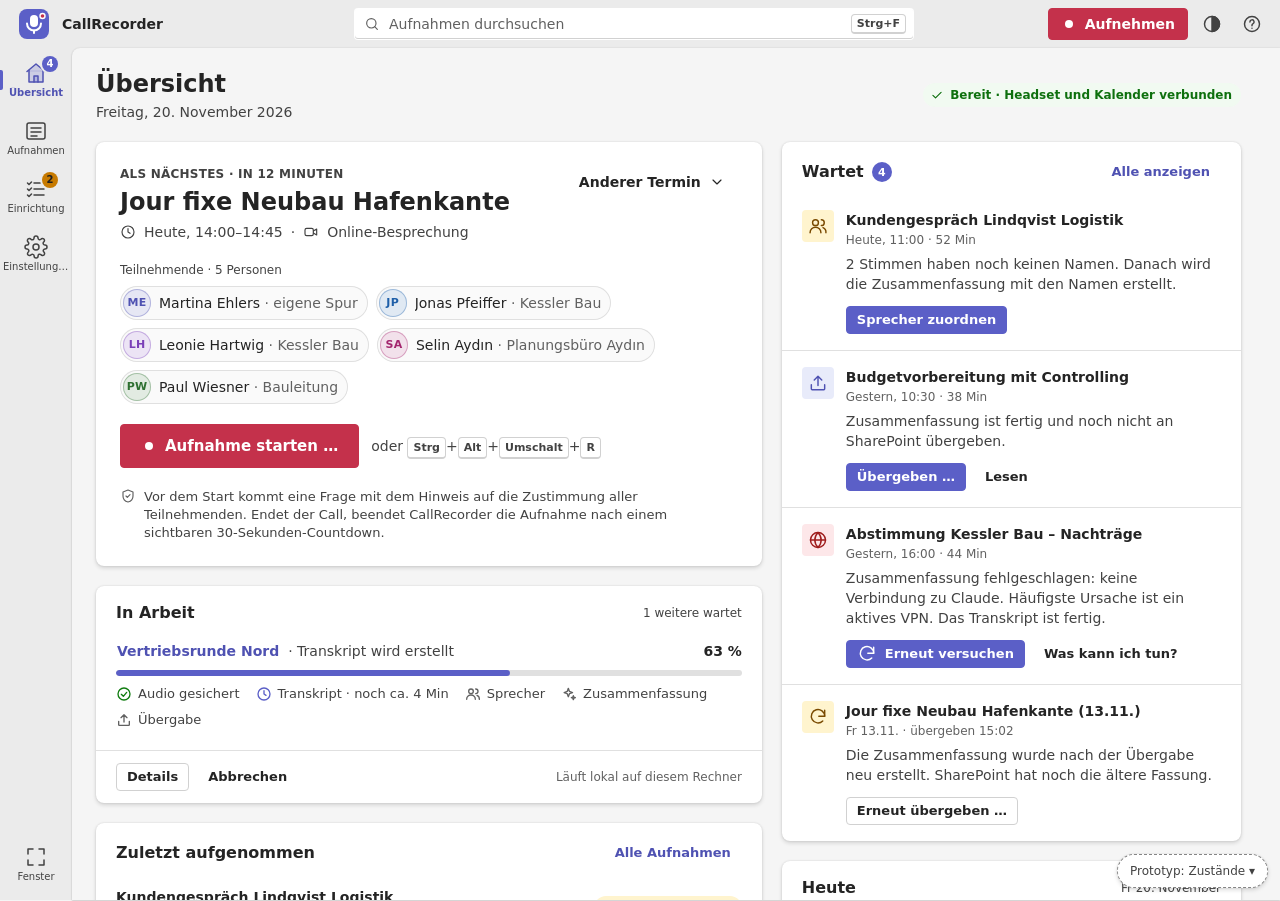
<file: call-recorder/design/prototype.html>
<!doctype html>
<html lang="de">
<head>
<meta charset="utf-8">
<meta name="viewport" content="width=device-width, initial-scale=1">
<title>CallRecorder – Prototyp (Fluent/Teams-Stil)</title>
<!--
  CallRecorder UI prototype (design/prototype.html)
  Self-contained: no network, no web fonts, no build step. Intended to be carried over into the
  pywebview frontend (Edge WebView2). All names, companies, topics and data are FICTIONAL.
  Icons: hand-drawn 24px outline SVG in the style of Lucide/Fluent (no external assets).
  Routes: #home #toast #consent #recording #countdown #postcall #pipeline #library #transcript
          #actions #retranscribe #handoff #speakers #setup #settings #settings-summary #prompt
          #update #profiles #empty #library-empty #no-calendar #error-vpn #mini
  URL parameters: ?theme=light|dark (default: follows Windows), ?static=1 (no live animation),
          ?clean=1 (hide the prototype state picker)
-->
<style>
/* =====================================================================
   1. TOKENS  (Fluent 2 as Teams uses it: brand indigo, neutral greys)
   ===================================================================== */
:root {
  color-scheme: light;
  /* neutrals (Teams light) */
  --frame: #EBEBEB;         /* title bar + app rail */
  --bg: #F5F5F5;            /* content background, list pane */
  --surface: #FFFFFF;       /* cards, detail pane, dialogs */
  --surface-2: #FAFAFA;     /* subtle fills inside cards */
  --surface-hover: #F0F0F0;
  --surface-pressed: #E0E0E0;
  --surface-selected: #E8EBFA;
  --border: #E0E0E0;        /* decorative separators */
  --border-strong: #D1D1D1;
  --border-control: #858585;/* input/checkbox boundaries (3.7:1 on white) */
  --text: #242424;
  --text-2: #424242;
  --text-3: #616161;
  --text-on-accent: #FFFFFF;
  /* brand / accent: Teams-like indigo (own values, no logo, no product name) */
  --accent: #5B5FC7;        /* indicators: selection bar, progress, focus of fields */
  --accent-fill: #5B5FC7;   /* primary button, checked checkbox / switch */
  --accent-hover: #4F52B2;
  --accent-pressed: #444791;
  --accent-text: #4F52B2;
  --accent-subtle: #E8EBFA;
  --accent-subtle-text: #3D3E78;
  /* recording – reserved for the recording state only */
  --rec: #C4314B;
  --rec-hover: #A72B41;
  --rec-text: #A4262C;
  --rec-subtle: #FDE7E9;
  /* status */
  --ok: #107C10;  --ok-text: #0E700E;  --ok-subtle: #F1FAF1;
  --warn: #835B00; --warn-text: #7A4A00; --warn-subtle: #FFF4CE; --warn-mark: #C77A00;
  --err: #B10E1C; --err-text: #9E1B1B; --err-subtle: #FDE7E9;
  --info: #0F6CBD; --info-text: #115EA3; --info-subtle: #EBF3FC;
  /* speaker colours (text-safe ≥ 6:1 on surface) */
  --sp-me: var(--accent-text);
  --sp-1: #1F5FA8; --sp-2: #7A3FB8; --sp-3: #A3266E; --sp-4: #9A4A00; --sp-5: #2E7031; --sp-6: #4A5B6E;
  --focus: #242424;
  --focus-inner: #FFFFFF;
  --scrim: rgba(0,0,0,.40);
  /* elevation (Fluent 2 shadow ramp) */
  --shadow-1: 0 0 2px rgba(0,0,0,.12), 0 1px 2px rgba(0,0,0,.14);
  --shadow-2: 0 0 2px rgba(0,0,0,.12), 0 2px 4px rgba(0,0,0,.14);
  --shadow-flyout: 0 0 2px rgba(0,0,0,.12), 0 8px 16px rgba(0,0,0,.14);
  --shadow-dialog: 0 0 8px rgba(0,0,0,.12), 0 32px 64px rgba(0,0,0,.14);
  /* type */
  --font: "Segoe UI Variable Text", "Segoe UI", "Inter", system-ui, sans-serif;
  --font-display: "Segoe UI Variable Display", "Segoe UI", "Inter", system-ui, sans-serif;
  --font-mono: "Cascadia Mono", Consolas, "JetBrains Mono", ui-monospace, monospace;
  --fs-caption: 12px; --lh-caption: 16px;
  --fs-body: 14px;    --lh-body: 20px;
  --fs-read: 15px;    --lh-read: 24px;
  --fs-subtitle: 16px; --lh-subtitle: 22px;
  --fs-title: 20px;   --lh-title: 28px;
  --fs-display: 24px; --lh-display: 32px;
  --fs-timer: 36px;
  /* spacing (4px grid) */
  --s-1: 4px; --s-2: 8px; --s-3: 12px; --s-4: 16px; --s-5: 20px; --s-6: 24px; --s-8: 32px; --s-10: 40px;
  /* radii (Fluent 2: 4 controls, 8 cards / dialogs) */
  --r-sm: 4px; --r-md: 4px; --r-lg: 8px; --r-xl: 8px; --r-pill: 999px;
  /* motion */
  --t-fast: 100ms; --t-normal: 200ms; --t-slow: 300ms;
  --ease-out: cubic-bezier(.33, 0, .1, 1);
  --ease-in: cubic-bezier(.9, .1, 1, .2);
  /* layout */
  --rail-w: 72px;
  --top-h: 48px;
  --page-pad: 24px;
}
:root[data-theme="dark"] {
  color-scheme: dark;
  --frame: #141414;
  --bg: #1F1F1F; --surface: #292929; --surface-2: #2E2E2E; --surface-hover: #333333; --surface-pressed: #3D3D3D;
  --surface-selected: #2F2F4A;
  --border: #3D3D3D; --border-strong: #4D4D4D; --border-control: #8F8F8F;
  --text: #FFFFFF; --text-2: #D6D6D6; --text-3: #ADADAD; --text-on-accent: #FFFFFF;
  --accent: #7F85F5; --accent-fill: #4F52B2; --accent-hover: #5B5FC7; --accent-pressed: #444791; --accent-text: #A6A9F8; --accent-subtle: #2F2F4A;
  --accent-subtle-text: #C5C7FA;
  --rec: #C4314B; --rec-hover: #D13C55; --rec-text: #FF9CA8; --rec-subtle: #3E1F25;
  --ok: #54B054; --ok-text: #9FD89F; --ok-subtle: #052505;
  --warn: #F5C451; --warn-text: #F8D57A; --warn-subtle: #3D3216; --warn-mark: #F5C451;
  --err: #F1707B; --err-text: #FFA8AF; --err-subtle: #3E1F25;
  --info: #62ABF5; --info-text: #96C6FA; --info-subtle: #0E2A47;
  --sp-me: var(--accent-text);
  --sp-1: #8CC2FF; --sp-2: #C9A6F2; --sp-3: #F29AC9; --sp-4: #F5AE6B; --sp-5: #8CD38F; --sp-6: #AFC0D3;
  --focus: #FFFFFF; --focus-inner: #1F1F1F;
  --scrim: rgba(0,0,0,.60);
  --shadow-1: 0 0 2px rgba(0,0,0,.24), 0 1px 2px rgba(0,0,0,.28);
  --shadow-2: 0 0 2px rgba(0,0,0,.24), 0 2px 4px rgba(0,0,0,.28);
  --shadow-flyout: 0 0 2px rgba(0,0,0,.24), 0 8px 16px rgba(0,0,0,.28), 0 0 0 1px rgba(255,255,255,.06);
  --shadow-dialog: 0 0 8px rgba(0,0,0,.24), 0 32px 64px rgba(0,0,0,.28), 0 0 0 1px rgba(255,255,255,.07);
}

/* =====================================================================
   2. BASE
   ===================================================================== */
*, *::before, *::after { box-sizing: border-box; }
html, body { height: 100%; }
body {
  margin: 0; background: var(--bg); color: var(--text);
  font: 400 var(--fs-body)/var(--lh-body) var(--font);
  -webkit-font-smoothing: antialiased; text-rendering: optimizeLegibility;
  overflow: hidden;
}
h1, h2, h3, h4, p, ul, ol, figure { margin: 0; }
ul, ol { padding: 0; list-style: none; }
button, input, select, textarea { font: inherit; color: inherit; }
button { cursor: pointer; }
a { color: var(--accent-text); }
.ico { width: 20px; height: 20px; flex: none; fill: none; stroke: currentColor; stroke-width: 1.75; stroke-linecap: round; stroke-linejoin: round; }
.ico-sm { width: 16px; height: 16px; }
.ico-lg { width: 24px; height: 24px; }
.ico-fill { fill: currentColor; stroke: none; }
.num { font-variant-numeric: tabular-nums; }
.sr-only { position: absolute; width: 1px; height: 1px; overflow: hidden; clip: rect(0 0 0 0); white-space: nowrap; }
.muted { color: var(--text-2); }
.faint { color: var(--text-3); }
.caption { font-size: var(--fs-caption); line-height: var(--lh-caption); }
.strong { font-weight: 600; }
.nowrap { white-space: nowrap; }
.ellipsis { overflow: hidden; text-overflow: ellipsis; white-space: nowrap; min-width: 0; }
:focus { outline: none; }
[data-focus]:focus, [data-focus]:focus-visible { outline: none; box-shadow: none; }
:focus-visible { outline: 2px solid var(--focus); outline-offset: 2px; box-shadow: 0 0 0 2px var(--focus-inner); border-radius: var(--r-sm); }
kbd { font: 600 11px/1 var(--font); padding: 3px 5px; border: 1px solid var(--border-strong); border-bottom-width: 2px; border-radius: var(--r-sm); background: var(--surface); color: var(--text-2); white-space: nowrap; }
@media (prefers-reduced-motion: reduce) { *, *::before, *::after { animation-duration: .001ms !important; animation-iteration-count: 1 !important; transition-duration: .001ms !important; } }

/* =====================================================================
   3. APP SHELL  (title bar on top, app rail left, content with a rounded corner)
   ===================================================================== */
.app { display: grid; grid-template-columns: var(--rail-w) minmax(0, 1fr); grid-template-rows: var(--top-h) minmax(0, 1fr); height: 100vh; background: var(--frame); }
.topbar { grid-column: 1 / -1; display: grid; grid-template-columns: minmax(180px, 1fr) minmax(200px, 560px) minmax(180px, 1fr); align-items: center; gap: var(--s-4); padding: 0 var(--s-3) 0 0; background: var(--frame); min-width: 0; }
.brand { display: flex; align-items: center; gap: var(--s-3); padding-left: 18px; font-weight: 600; font-size: 14px; min-width: 0; white-space: nowrap; }
.brand-mark { width: 32px; height: 32px; flex: none; display: grid; place-items: center; }
.brand-mark svg { width: 32px; height: 32px; }
.top-search { position: relative; min-width: 0; }
.top-search .ico { position: absolute; left: 10px; top: 50%; transform: translateY(-50%); color: var(--text-3); pointer-events: none; width: 16px; height: 16px; }
.top-search input { width: 100%; height: 32px; padding: 0 64px 0 34px; border: 1px solid transparent; border-radius: var(--r-sm); background: var(--surface); color: var(--text); box-shadow: inset 0 -1px 0 var(--border-strong); }
.top-search input::placeholder { color: var(--text-3); }
.top-search input:hover { border-color: var(--border-strong); }
.top-search input:focus-visible { outline: none; border-color: var(--border-strong); box-shadow: inset 0 -2px 0 var(--accent); border-radius: var(--r-sm); }
.top-search kbd { position: absolute; right: 8px; top: 50%; transform: translateY(-50%); }
.top-right { display: flex; align-items: center; justify-content: flex-end; gap: var(--s-2); min-width: 0; }
.top-right .icon-btn { color: var(--text-2); }
.rec-pill { display: inline-flex; align-items: center; gap: var(--s-2); height: 32px; padding: 0 6px 0 12px; border-radius: var(--r-sm); background: var(--rec-subtle); color: var(--rec-text); font-weight: 600; white-space: nowrap; }
.rec-pill .btn { min-height: 24px; padding: 1px 10px; }
.rail { grid-row: 2; display: flex; flex-direction: column; align-items: stretch; gap: 2px; padding: var(--s-1) 4px var(--s-2); background: var(--frame); min-height: 0; overflow-y: auto; overflow-x: hidden; }
.rail-item { position: relative; display: flex; flex-direction: column; align-items: center; justify-content: center; gap: 2px; min-height: 56px; padding: 6px 2px; border: 0; border-radius: var(--r-sm); background: transparent; color: var(--text-2); text-decoration: none; font-size: 10px; line-height: 12px; font-weight: 400; text-align: center; transition: background var(--t-fast) var(--ease-out), color var(--t-fast) var(--ease-out); }
.rail-item .ico { width: 24px; height: 24px; stroke-width: 1.5; }
.rail-item:hover { background: var(--surface-hover); color: var(--text); }
:root[data-theme="dark"] .rail-item:hover { background: var(--surface); }
.rail-item[aria-current="page"] { color: var(--accent-text); font-weight: 600; }
.rail-item[aria-current="page"] .ico { fill: color-mix(in srgb, var(--accent) 22%, transparent); }
.rail-item[aria-current="page"]::before { content: ""; position: absolute; left: -4px; top: 50%; height: 20px; margin-top: -10px; width: 3px; border-radius: 0 2px 2px 0; background: var(--accent); }
.rail-item .lbl { max-width: 66px; overflow: hidden; text-overflow: ellipsis; white-space: nowrap; }
.rail-item .badge { position: absolute; top: 4px; right: 10px; min-width: 16px; height: 16px; padding: 0 4px; font-size: 10px; box-shadow: 0 0 0 2px var(--frame); }
.rail-spacer { flex: 1; }
.badge { display: inline-grid; place-items: center; min-width: 20px; height: 20px; padding: 0 6px; border-radius: var(--r-pill); background: var(--accent-fill); color: var(--text-on-accent); font-size: 11px; font-weight: 600; line-height: 1; }
.badge-warn { background: var(--warn-mark); color: #1F1F1F; }

.main { grid-row: 2; display: flex; flex-direction: column; min-width: 0; min-height: 0; background: var(--bg); border-top-left-radius: var(--r-lg); overflow: hidden; box-shadow: var(--shadow-1); }
.scroll { flex: 1; min-height: 0; overflow-y: auto; scrollbar-gutter: stable; }
.page { padding: var(--s-5) var(--page-pad) var(--s-8); max-width: 1680px; margin: 0 auto; }
.page-head { display: flex; align-items: center; gap: var(--s-4); flex-wrap: wrap; margin-bottom: var(--s-5); min-height: 40px; }
.page-head h1 { font: 700 var(--fs-display)/var(--lh-display) var(--font-display); }
.page-head .sub { color: var(--text-2); margin-top: 2px; }
.page-head .grow { flex: 1; min-width: 240px; }
.crumbs { display: flex; align-items: center; gap: var(--s-1); color: var(--text-2); margin-bottom: var(--s-1); flex-wrap: wrap; }
.crumbs button { border: 0; background: none; color: var(--accent-text); padding: 2px 4px; border-radius: var(--r-sm); }
.crumbs button:hover { text-decoration: underline; }

/* recording bar (shown on every screen except the home hero while recording) */
.recbar { display: flex; align-items: center; gap: var(--s-3); min-height: 44px; padding: var(--s-1) var(--page-pad); background: var(--rec-subtle); color: var(--rec-text); border-bottom: 1px solid color-mix(in srgb, var(--rec) 35%, transparent); flex-wrap: wrap; }
.recbar .title { color: var(--text); font-weight: 600; }
.recbar .grow { flex: 1; min-width: 0; }
.recbar.warn { background: var(--warn-subtle); color: var(--warn-text); border-bottom-color: var(--warn-mark); }
.rec-dot { width: 10px; height: 10px; border-radius: 50%; background: var(--rec); flex: none; box-shadow: 0 0 0 3px color-mix(in srgb, var(--rec) 25%, transparent); animation: pulse 1.8s ease-in-out infinite; }
@keyframes pulse { 50% { box-shadow: 0 0 0 6px color-mix(in srgb, var(--rec) 0%, transparent); opacity: .75; } }

/* =====================================================================
   4. COMPONENTS
   ===================================================================== */
/* buttons */
.btn { display: inline-flex; align-items: center; justify-content: center; gap: var(--s-2); min-height: 32px; padding: 5px 12px; border: 1px solid var(--border-strong); border-radius: var(--r-sm); background: var(--surface); color: var(--text); font-weight: 600; line-height: 20px; white-space: nowrap; text-decoration: none; transition: background var(--t-fast) var(--ease-out), border-color var(--t-fast) var(--ease-out); }
.btn:hover { background: var(--surface-hover); }
.btn:active { background: var(--surface-pressed); }
.btn[disabled], .btn[aria-disabled="true"] { opacity: .45; cursor: not-allowed; }
.btn-primary { background: var(--accent-fill); border-color: var(--accent-fill); color: var(--text-on-accent); font-weight: 600; }
.btn-primary:hover { background: var(--accent-hover); border-color: var(--accent-hover); }
.btn-primary:active { background: var(--accent-pressed); }
.btn-record { background: var(--rec); border-color: var(--rec); color: #fff; font-weight: 600; }
.btn-record:hover { background: var(--rec-hover); border-color: var(--rec-hover); }
.btn-record .ico-fill { color: #fff; }
.btn-subtle { background: transparent; border-color: transparent; }
.btn-subtle:hover { background: var(--surface-hover); }
.btn-link { background: transparent; border-color: transparent; color: var(--accent-text); padding-left: 6px; padding-right: 6px; }
.btn-link:hover { background: var(--accent-subtle); }
.btn-danger { color: var(--err-text); }
.btn-danger:hover { background: var(--err-subtle); }
.btn-lg { min-height: 44px; padding: 9px 20px; font-size: 15px; border-radius: var(--r-md); }
.btn-sm { min-height: 28px; padding: 3px 10px; font-size: 13px; }
.btn-block { width: 100%; }
.icon-btn { display: inline-grid; place-items: center; width: 32px; height: 32px; padding: 0; border: 1px solid transparent; border-radius: var(--r-sm); background: transparent; color: var(--text-2); }
.icon-btn:hover { background: var(--surface-hover); color: var(--text); }
.btn-row { display: flex; gap: var(--s-2); flex-wrap: wrap; align-items: center; }

/* cards */
.card { background: var(--surface); border: 0; border-radius: var(--r-lg); box-shadow: var(--shadow-2); min-width: 0; }
.card-head { display: flex; align-items: center; gap: var(--s-2); padding: var(--s-4) var(--s-5) var(--s-2); }
.card-head h2, .card-title { font: 600 var(--fs-subtitle)/var(--lh-subtitle) var(--font-display); }
.card-head .grow { flex: 1; }
.card-body { padding: var(--s-2) var(--s-5) var(--s-5); }
.card-foot { padding: var(--s-3) var(--s-5); border-top: 1px solid var(--border); display: flex; gap: var(--s-2); align-items: center; }
.eyebrow { font-size: var(--fs-caption); line-height: var(--lh-caption); font-weight: 600; letter-spacing: .02em; color: var(--text-2); text-transform: uppercase; }

/* status chips */
.chip { display: inline-flex; align-items: center; gap: 6px; height: 24px; padding: 0 9px 0 7px; border-radius: var(--r-pill); font-size: 12px; font-weight: 600; white-space: nowrap; background: var(--surface-2); color: var(--text-2); box-shadow: inset 0 0 0 1px var(--border); }
.chip .ico { width: 14px; height: 14px; stroke-width: 2; }
.chip-ok { background: var(--ok-subtle); color: var(--ok-text); box-shadow: none; }
.chip-warn { background: var(--warn-subtle); color: var(--warn-text); box-shadow: none; }
.chip-err { background: var(--err-subtle); color: var(--err-text); box-shadow: none; }
.chip-info { background: var(--info-subtle); color: var(--info-text); box-shadow: none; }
.chip-accent { background: var(--accent-subtle); color: var(--accent-text); box-shadow: none; }
.chip-rec { background: var(--rec-subtle); color: var(--rec-text); box-shadow: none; }
.chip-dashed { background: transparent; box-shadow: inset 0 0 0 1px var(--border-control); color: var(--text-2); border-radius: var(--r-pill); }

/* avatars */
.avatar { --c: var(--sp-6); width: 28px; height: 28px; border-radius: 50%; display: inline-grid; place-items: center; flex: none; font-size: 11px; font-weight: 700; letter-spacing: .02em; color: var(--c); background: color-mix(in srgb, var(--c) 14%, var(--surface)); box-shadow: inset 0 0 0 1px color-mix(in srgb, var(--c) 35%, transparent); }
.avatar-lg { width: 36px; height: 36px; font-size: 13px; }
.people { display: flex; flex-wrap: wrap; gap: var(--s-2); }
.person { display: inline-flex; align-items: center; gap: var(--s-2); padding: 3px 10px 3px 3px; border-radius: var(--r-pill); background: var(--surface-2); box-shadow: inset 0 0 0 1px var(--border); max-width: 100%; }
.person .org { color: var(--text-3); }

/* forms */
.field { display: grid; gap: 6px; }
.field + .field { margin-top: var(--s-4); }
.label { font-weight: 600; }
.help { color: var(--text-2); font-size: 13px; line-height: 18px; }
.input, .select, .textarea { width: 100%; min-height: 32px; padding: 5px 10px; border: 1px solid var(--border-control); border-radius: var(--r-sm); background: var(--surface); color: var(--text); }
.input:hover, .select:hover { background: var(--surface-2); }
.input:focus-visible, .select:focus-visible, .textarea:focus-visible { outline: 2px solid var(--accent); outline-offset: -1px; box-shadow: none; border-color: transparent; }
.select { appearance: none; padding-right: 32px; background-image: linear-gradient(45deg, transparent 50%, var(--text-2) 50%), linear-gradient(135deg, var(--text-2) 50%, transparent 50%); background-position: calc(100% - 16px) 50%, calc(100% - 11px) 50%; background-size: 5px 5px; background-repeat: no-repeat; }
.textarea { min-height: 120px; resize: vertical; line-height: 21px; }
.input-icon { position: relative; }
.input-icon .ico { position: absolute; left: 10px; top: 50%; transform: translateY(-50%); color: var(--text-3); pointer-events: none; }
.input-icon .input { padding-left: 36px; }
.input-icon kbd { position: absolute; right: 8px; top: 50%; transform: translateY(-50%); }
.inline-num { width: 72px; text-align: right; display: inline-block; }
.check { display: flex; align-items: flex-start; gap: 10px; cursor: pointer; }
.check input { appearance: none; width: 20px; height: 20px; margin: 0; flex: none; border: 1px solid var(--border-control); border-radius: var(--r-sm); background: var(--surface); display: grid; place-items: center; cursor: pointer; }
.check input:checked { background: var(--accent-fill); border-color: var(--accent-fill); }
.check input:checked::after { content: ""; width: 10px; height: 6px; border: 2px solid var(--text-on-accent); border-top: 0; border-right: 0; transform: translateY(-1px) rotate(-45deg); }
.check input:disabled { opacity: .45; cursor: not-allowed; }
.check input:focus-visible { outline: 2px solid var(--focus); outline-offset: 2px; }
.check .t { padding-top: 0; }
.radio input { border-radius: 50%; }
.radio input:checked { background: var(--surface); border: 6px solid var(--accent); }
.radio input:checked::after { display: none; }
.switch { display: flex; align-items: center; gap: var(--s-3); cursor: pointer; }
.switch input { appearance: none; width: 40px; height: 20px; margin: 0; flex: none; border: 1px solid var(--border-control); border-radius: var(--r-pill); background: var(--surface); position: relative; cursor: pointer; transition: background var(--t-normal) var(--ease-out); }
.switch input::after { content: ""; position: absolute; top: 3px; left: 4px; width: 12px; height: 12px; border-radius: 50%; background: var(--text-2); transition: transform var(--t-normal) var(--ease-out); }
.switch input:checked { background: var(--accent-fill); border-color: var(--accent-fill); }
.switch input:checked::after { background: var(--text-on-accent); transform: translateX(19px); }
.switch input:focus-visible { outline: 2px solid var(--focus); outline-offset: 2px; }

/* setting rows */
.setting { display: grid; grid-template-columns: minmax(0, 1fr) auto; gap: var(--s-2) var(--s-6); align-items: center; padding: var(--s-4) var(--s-5); border-top: 1px solid var(--border); }
.setting:first-child { border-top: 0; }
.setting .t { font-weight: 600; }
.setting .d { color: var(--text-2); font-size: 13px; line-height: 18px; margin-top: 2px; }
.setting .ctl { display: flex; align-items: center; gap: var(--s-2); justify-content: flex-end; flex-wrap: wrap; }
.setting.stack { grid-template-columns: 1fr; }
.setting.stack .ctl { justify-content: flex-start; }
.group-title { font: 600 var(--fs-subtitle)/var(--lh-subtitle) var(--font-display); margin: var(--s-6) 0 var(--s-3); }
.group-title:first-child { margin-top: 0; }
details.adv { margin-top: var(--s-4); }
details.adv > summary { display: flex; align-items: center; gap: var(--s-2); cursor: pointer; list-style: none; padding: var(--s-3) var(--s-4); border-radius: var(--r-md); color: var(--text-2); font-weight: 600; }
details.adv > summary::-webkit-details-marker { display: none; }
details.adv > summary:hover { background: var(--surface-hover); }
details.adv > summary .ico { transition: transform var(--t-normal) var(--ease-out); }
details.adv[open] > summary .ico { transform: rotate(90deg); }

/* banners */
.banner { display: grid; grid-template-columns: auto 1fr; gap: var(--s-1) var(--s-3); padding: var(--s-3) var(--s-4); border-radius: var(--r-lg); background: var(--info-subtle); color: var(--text); border: 1px solid color-mix(in srgb, var(--info) 30%, transparent); }
.banner > .ico { color: var(--info); margin-top: 1px; }
.banner .bt { font-weight: 600; }
.banner .bd { color: var(--text); }
.banner .btn-row { grid-column: 2; margin-top: var(--s-2); }
.banner-warn { background: var(--warn-subtle); border-color: color-mix(in srgb, var(--warn-mark) 45%, transparent); }
.banner-warn > .ico { color: var(--warn-mark); }
.banner-err { background: var(--err-subtle); border-color: color-mix(in srgb, var(--err) 35%, transparent); }
.banner-err > .ico { color: var(--err); }
.banner-ok { background: var(--ok-subtle); border-color: color-mix(in srgb, var(--ok) 30%, transparent); }
.banner-ok > .ico { color: var(--ok); }

/* tabs */
.tabs { display: flex; gap: var(--s-1); border-bottom: 1px solid var(--border); }
.tab { position: relative; border: 0; background: none; padding: 10px 12px; color: var(--text-2); border-radius: var(--r-sm) var(--r-sm) 0 0; display: inline-flex; gap: var(--s-2); align-items: center; }
.tab:hover { color: var(--text); background: var(--surface-hover); }
.tab[aria-selected="true"] { color: var(--text); font-weight: 600; }
.tab[aria-selected="true"]::after { content: ""; position: absolute; left: 12px; right: 12px; bottom: -1px; height: 3px; border-radius: 2px; background: var(--accent); }

/* segmented filter */
.seg { display: flex; flex-wrap: wrap; gap: 6px; }
.seg button { height: 28px; padding: 0 12px; border-radius: var(--r-pill); border: 1px solid var(--border-strong); background: var(--surface); color: var(--text-2); font-size: 13px; display: inline-flex; align-items: center; gap: 6px; white-space: nowrap; }
.seg button:hover { background: var(--surface-hover); color: var(--text); }
.seg button[aria-pressed="true"] { background: var(--accent-subtle); border-color: var(--accent); color: var(--accent-text); font-weight: 600; }
.seg .n { font-variant-numeric: tabular-nums; opacity: .85; }

/* flyout menu */
.menu-wrap { position: relative; display: inline-block; }
.menu { position: absolute; z-index: 30; top: calc(100% + 4px); right: 0; min-width: 280px; padding: var(--s-1); border-radius: var(--r-lg); background: var(--surface); box-shadow: var(--shadow-flyout); border: 1px solid var(--border); animation: drop var(--t-normal) var(--ease-out); }
.menu.up { top: auto; bottom: calc(100% + 4px); }
.menu.left { right: auto; left: 0; }
@keyframes drop { from { opacity: 0; transform: translateY(-4px); } }
.menu button { display: flex; width: 100%; align-items: center; gap: var(--s-3); padding: 8px 10px; white-space: nowrap; border: 0; background: none; text-align: left; border-radius: var(--r-sm); color: var(--text); }
.menu button:hover, .menu button:focus-visible { background: var(--surface-hover); }
.menu button .hint { margin-left: auto; color: var(--text-3); font-size: 12px; padding-left: var(--s-4); }
.menu button .ico { color: var(--text-2); }
.menu .sep { height: 1px; background: var(--border); margin: var(--s-1) 0; }
.menu .danger, .menu .danger .ico { color: var(--err-text); }
.menu-label { padding: 8px 10px 4px; font-size: 12px; color: var(--text-3); font-weight: 600; }

/* progress */
.bar { height: 6px; border-radius: var(--r-pill); background: var(--surface-pressed); overflow: hidden; }
.bar > i { display: block; height: 100%; border-radius: inherit; background: var(--accent); transition: width var(--t-slow) var(--ease-out); }
.bar.indet > i { width: 30%; animation: indet 1.6s ease-in-out infinite; }
@keyframes indet { from { transform: translateX(-100%); } to { transform: translateX(340%); } }

/* level meter */
.meter { display: grid; grid-template-columns: 150px 1fr 52px; gap: var(--s-3); align-items: center; }
.meter .lv { position: relative; height: 10px; border-radius: var(--r-pill); background: var(--surface-pressed); overflow: hidden; }
.meter .lv i { position: absolute; inset: 0 auto 0 0; border-radius: inherit; background: var(--ok); transition: width 90ms linear; }
.meter .who { display: flex; align-items: center; gap: var(--s-2); color: var(--text-2); }

/* pipeline (horizontal decision view + vertical progress view) */
.pipe { display: grid; grid-template-columns: repeat(4, minmax(0, 1fr)); gap: var(--s-3); counter-reset: step; }
.pipe-step { position: relative; display: grid; gap: var(--s-2); align-content: start; padding: var(--s-4); border: 1px solid var(--border); border-radius: var(--r-lg); background: var(--surface); }
.pipe-step:not(:last-child)::after { content: ""; position: absolute; top: 31px; right: -13px; width: 12px; height: 2px; background: var(--border-strong); }
.pipe-step .n { width: 28px; height: 28px; border-radius: 50%; display: grid; place-items: center; background: var(--accent-subtle); color: var(--accent-text); font-weight: 700; }
.pipe-step.off { background: var(--surface-2); }
.pipe-step.off .n { background: var(--surface-pressed); color: var(--text-3); }
.pipe-step.off .st, .pipe-step.off .sd { color: var(--text-3); }
.pipe-step .st { font-weight: 600; }
.pipe-step .sd { color: var(--text-2); font-size: 13px; line-height: 18px; }
.pipe-step .top { display: flex; align-items: center; justify-content: space-between; gap: var(--s-2); }
.vsteps { display: grid; gap: 0; }
.vstep { display: grid; grid-template-columns: 32px 1fr auto; gap: var(--s-1) var(--s-3); align-items: start; padding-bottom: var(--s-5); position: relative; }
.vstep:not(:last-child)::before { content: ""; position: absolute; left: 15px; top: 34px; bottom: 2px; width: 2px; background: var(--border-strong); }
.vstep.done:not(:last-child)::before { background: var(--accent); }
.vstep .dot { width: 32px; height: 32px; border-radius: 50%; display: grid; place-items: center; background: var(--surface-2); color: var(--text-3); box-shadow: inset 0 0 0 1.5px var(--border-strong); }
.vstep.done .dot { background: var(--accent-fill); color: var(--text-on-accent); box-shadow: none; }
.vstep.active .dot { background: var(--surface); color: var(--accent-text); box-shadow: inset 0 0 0 2px var(--accent); }
.vstep.wait .dot { background: var(--warn-subtle); color: var(--warn-text); box-shadow: inset 0 0 0 2px var(--warn-mark); }
.vstep.err .dot { background: var(--err-subtle); color: var(--err-text); box-shadow: inset 0 0 0 2px var(--err); }
.vstep .vt { font-weight: 600; padding-top: 5px; }
.vstep .vd { grid-column: 2 / 4; color: var(--text-2); }
.vstep .vx { grid-column: 2 / 4; margin-top: var(--s-2); }
.vstep .vs { padding-top: 5px; }

/* mini pipeline (status of a recording at a glance) */
.mini-steps { display: flex; flex-wrap: wrap; gap: 6px var(--s-4); }
.ms { display: inline-flex; align-items: center; gap: 6px; font-size: 13px; color: var(--text-2); white-space: nowrap; }
.ms .ico { width: 16px; height: 16px; stroke-width: 2; }
.ms.done .ico { color: var(--ok); }
.ms.open .ico, .ms.changed .ico { color: var(--warn-mark); }
.ms.err .ico { color: var(--err); }
.ms.busy .ico { color: var(--accent); }
.ms.none .ico { color: var(--text-3); }

/* modal */
.scrim { position: fixed; inset: 0; z-index: 50; background: var(--scrim); display: grid; place-items: center; padding: var(--s-6); animation: fade var(--t-normal) var(--ease-out); }
@keyframes fade { from { opacity: 0; } }
.modal { width: min(640px, 100%); max-height: calc(100vh - 48px); display: flex; flex-direction: column; background: var(--surface); border-radius: var(--r-xl); box-shadow: var(--shadow-dialog); border: 1px solid var(--border); animation: pop var(--t-slow) var(--ease-out); }
.modal.wide { width: min(920px, 100%); }
@keyframes pop { from { opacity: 0; transform: scale(.98) translateY(6px); } }
.modal-head { padding: var(--s-6) var(--s-6) var(--s-2); display: flex; gap: var(--s-3); align-items: flex-start; }
.modal-head h2 { font: 600 20px/28px var(--font-display); }
.modal-head .grow { flex: 1; min-width: 0; }
.modal-body { padding: var(--s-2) var(--s-6) var(--s-5); overflow-y: auto; min-height: 0; }
.modal-foot { display: flex; gap: var(--s-2); justify-content: flex-end; align-items: center; flex-wrap: wrap; padding: var(--s-4) var(--s-6); border-top: 1px solid var(--border); background: var(--surface-2); border-radius: 0 0 var(--r-xl) var(--r-xl); }
.modal-foot .left { margin-right: auto; }
.modal-foot span.left { flex: 1 1 160px; min-width: 0; }

/* separate small windows (toast, recording indicator) – drawn as windows */
.miniwin { background: var(--surface); border: 1px solid var(--border-strong); border-radius: var(--r-lg); box-shadow: var(--shadow-dialog); }
.toastwin { position: fixed; z-index: 60; right: 20px; bottom: 20px; width: 380px; padding: var(--s-4); display: grid; gap: var(--s-3); animation: slidein var(--t-slow) var(--ease-out); }
@keyframes slidein { from { opacity: 0; transform: translateY(12px); } }
.toastwin .th { display: flex; gap: var(--s-3); align-items: flex-start; }
.toastwin .app-tag { display: flex; align-items: center; gap: 6px; font-size: 12px; color: var(--text-2); }
.toastwin .x { margin: -6px 0 0 auto; flex: none; }
.pillwin { display: inline-flex; align-items: center; gap: var(--s-3); padding: 6px 6px 6px 14px; border-radius: var(--r-pill); }
.pillwin .t { max-width: 220px; }

/* =====================================================================
   5. SCREENS
   ===================================================================== */
/* home */
/* columns are filled by JS (homeColumns) so cards stack without row gaps */
.home-grid { display: grid; gap: var(--s-5); grid-template-columns: minmax(0, 1.45fr) minmax(0, 1fr); align-items: start; }
.home-grid.cols-3 { grid-template-columns: minmax(0, 1.35fr) minmax(0, 1fr) minmax(0, .9fr); }
.home-grid.cols-1 { grid-template-columns: minmax(0, 1fr); }
.home-col { display: grid; gap: var(--s-5); align-content: start; min-width: 0; }
.hero { padding: var(--s-6); display: grid; gap: var(--s-5); }
.hero-top { display: flex; gap: var(--s-4); align-items: flex-start; flex-wrap: wrap; }
.hero-top .grow { flex: 1; min-width: 240px; }
.hero h2 { font: 600 24px/32px var(--font-display); margin-top: var(--s-1); }
.when { display: flex; align-items: center; gap: var(--s-2); color: var(--text-2); margin-top: var(--s-1); flex-wrap: wrap; }
.hero-actions { display: flex; gap: var(--s-3); align-items: center; flex-wrap: wrap; }
.hero-note { display: flex; gap: var(--s-2); align-items: flex-start; color: var(--text-2); font-size: 13px; line-height: 18px; }
.hero-note .ico { color: var(--text-3); margin-top: 0; width: 16px; height: 16px; }
.hero.recording { border-color: color-mix(in srgb, var(--rec) 45%, var(--border)); box-shadow: inset 4px 0 0 var(--rec), var(--shadow-2); }
.rec-head { display: flex; align-items: center; gap: var(--s-3); color: var(--rec-text); font-weight: 600; }
.timer { font: 600 var(--fs-timer)/1 var(--font-display); font-variant-numeric: tabular-nums; letter-spacing: -.01em; }
.rec-grid { display: grid; grid-template-columns: auto minmax(0, 1fr); gap: var(--s-6); align-items: center; }
.meters { display: grid; gap: var(--s-3); }
.autostop { display: flex; gap: var(--s-2); align-items: flex-start; padding: var(--s-3) var(--s-4); border-radius: var(--r-md); background: var(--surface-2); color: var(--text-2); font-size: 13px; line-height: 18px; }
.countdown { display: grid; grid-template-columns: auto 1fr; gap: var(--s-4); align-items: center; padding: var(--s-4); border-radius: var(--r-lg); background: var(--warn-subtle); border: 1px solid color-mix(in srgb, var(--warn-mark) 50%, transparent); }
.countdown h3 { font: 600 var(--fs-subtitle)/var(--lh-subtitle) var(--font-display); }
.ring { position: relative; width: 64px; height: 64px; }
.ring svg { width: 64px; height: 64px; transform: rotate(-90deg); }
.ring circle { fill: none; stroke-width: 5; }
.ring .bg { stroke: color-mix(in srgb, var(--warn-mark) 25%, transparent); }
.ring .fg { stroke: var(--warn-mark); stroke-linecap: round; transition: stroke-dashoffset 1s linear; }
.ring b { position: absolute; inset: 0; display: grid; place-items: center; font: 700 18px/1 var(--font-display); font-variant-numeric: tabular-nums; color: var(--warn-text); }

.att-list { display: grid; }
.att { display: grid; grid-template-columns: 32px minmax(0, 1fr); gap: var(--s-1) var(--s-3); padding: var(--s-4) var(--s-5); border-top: 1px solid var(--border); }
.att:first-child { border-top: 0; }
.att .ic { width: 32px; height: 32px; border-radius: var(--r-md); display: grid; place-items: center; }
.att .ic.warn { background: var(--warn-subtle); color: var(--warn-text); }
.att .ic.ok { background: var(--accent-subtle); color: var(--accent-text); }
.att .ic.err { background: var(--err-subtle); color: var(--err-text); }
.att .ic.info { background: var(--info-subtle); color: var(--info-text); }
.att .at { font-weight: 600; }
.att .ad { color: var(--text-2); }
.att .btn-row { grid-column: 2; margin-top: var(--s-2); }
.att .meta { color: var(--text-3); font-size: 12px; }

.agenda { display: grid; }
.ag { display: grid; grid-template-columns: 52px 12px minmax(0, 1fr); gap: var(--s-3); padding: var(--s-2) var(--s-5); align-items: start; }
.ag .tm { color: var(--text-2); font-variant-numeric: tabular-nums; padding-top: 1px; }
.ag .ln { position: relative; align-self: stretch; }
.ag .ln::before { content: ""; position: absolute; left: 5px; top: 0; bottom: -8px; width: 2px; background: var(--border); }
.ag:last-child .ln::before { bottom: 50%; }
.ag .ln::after { content: ""; position: absolute; left: 1px; top: 5px; width: 10px; height: 10px; border-radius: 50%; background: var(--surface); box-shadow: inset 0 0 0 2px var(--border-strong); }
.ag.past .ln::after { background: var(--border-strong); box-shadow: none; }
.ag.now .ln::after { background: var(--accent); box-shadow: 0 0 0 3px var(--accent-subtle); }
.ag .gt { font-weight: 600; }
.ag.past .gt { font-weight: 400; color: var(--text-2); }
.ag .gd { display: flex; gap: var(--s-2); align-items: center; flex-wrap: wrap; margin-top: 2px; font-size: 13px; color: var(--text-3); }
.nowline { display: grid; grid-template-columns: 52px 1fr; gap: var(--s-3); align-items: center; padding: 2px var(--s-5); color: var(--accent-text); font-size: 12px; font-weight: 600; }
.nowline i { height: 2px; background: var(--accent); border-radius: 2px; }

.rows { display: grid; }
.row { display: grid; grid-template-columns: minmax(0, 1fr) auto; gap: var(--s-1) var(--s-4); align-items: center; padding: var(--s-3) var(--s-5); border-top: 1px solid var(--border); border-left: 0; border-right: 0; border-bottom: 0; background: none; text-align: left; width: 100%; }
.row:first-child { border-top: 0; }
button.row:hover { background: var(--surface-hover); }
.row .rt { font-weight: 600; }
.row .rd { color: var(--text-3); font-size: 13px; }

.work { display: grid; gap: var(--s-3); }
.work-item { display: grid; gap: var(--s-2); }
.work-item .wt { display: flex; gap: var(--s-2); align-items: baseline; flex-wrap: wrap; }

/* library */
.lib { display: grid; grid-template-columns: minmax(300px, 380px) minmax(0, 1fr); height: 100%; min-height: 0; }
.lib-list { display: flex; flex-direction: column; min-height: 0; border-right: 1px solid var(--border); background: var(--bg); }
.lib-tools { padding: var(--s-5) var(--s-4) var(--s-3); display: grid; gap: var(--s-3); }
.lib-tools h1 { font: 600 var(--fs-title)/var(--lh-title) var(--font-display); }
.lib-scroll { flex: 1; overflow-y: auto; padding: 0 var(--s-2) var(--s-4); min-height: 0; }
.grp { padding: var(--s-4) var(--s-3) var(--s-1); font-size: 12px; font-weight: 600; color: var(--text-3); text-transform: uppercase; letter-spacing: .03em; }
.rec-item { position: relative; display: grid; grid-template-columns: minmax(0, 1fr) auto; gap: 2px var(--s-3); width: 100%; padding: 10px var(--s-3); border: 0; border-radius: var(--r-md); background: none; text-align: left; color: var(--text); }
.rec-item:hover { background: var(--surface-hover); }
.rec-item[aria-selected="true"] { background: var(--surface); box-shadow: var(--shadow-1); }
:root[data-theme="dark"] .rec-item[aria-selected="true"] { background: var(--surface-pressed); }
.rec-item[aria-selected="true"]::before { content: ""; position: absolute; left: 0; top: 12px; bottom: 12px; width: 3px; border-radius: 2px; background: var(--accent); }
.rec-item .t { font-weight: 600; }
.rec-item .m { color: var(--text-3); font-size: 13px; grid-column: 1; }
.rec-item { grid-template-columns: minmax(0, 1fr); }
.rec-item .chip { justify-self: start; margin-top: 4px; }
.lib-foot { padding: var(--s-2) var(--s-4); border-top: 1px solid var(--border); display: flex; gap: var(--s-2); align-items: center; color: var(--text-2); font-size: 13px; white-space: nowrap; }
.lib-detail { min-width: 0; min-height: 0; overflow-y: auto; scrollbar-gutter: stable; background: var(--surface); container-type: inline-size; }
.det-grid { display: grid; gap: var(--s-4); }
.det-aside { display: none; }
@container (min-width: 1080px) {
  .det-grid { grid-template-columns: minmax(0, 1fr) 300px; gap: var(--s-10); align-items: start; }
  .det-aside { display: grid; gap: var(--s-4); position: sticky; top: 72px; }
}
.aside-card { border: 1px solid var(--border); border-radius: var(--r-lg); padding: var(--s-4); display: grid; gap: var(--s-3); background: var(--surface-2); }
.aside-card h3 { font-size: 13px; font-weight: 600; color: var(--text-2); }
.aside-row { display: grid; grid-template-columns: auto minmax(0, 1fr) auto; gap: var(--s-2); align-items: center; font-size: 13px; }
.det-head { padding: var(--s-5) var(--s-6) var(--s-3); display: grid; gap: var(--s-3); }
.det-head h1 { font: 600 var(--fs-title)/var(--lh-title) var(--font-display); }
.det-meta { display: flex; flex-wrap: wrap; gap: var(--s-1) var(--s-4); color: var(--text-2); }
.det-meta span { display: inline-flex; align-items: center; gap: 6px; }
.det-meta .ico { width: 16px; height: 16px; color: var(--text-3); }
.det-people { display: flex; align-items: center; gap: 4px; min-width: 0; }
.det-people .avatar { width: 24px; height: 24px; font-size: 10px; }
.det-people .avatar + .avatar { margin-left: -5px; box-shadow: 0 0 0 2px var(--surface), inset 0 0 0 1px color-mix(in srgb, var(--c) 35%, transparent); }
.det-people .ellipsis { margin-left: 8px; }
.det-actions { position: sticky; top: 0; z-index: 10; display: flex; gap: var(--s-2); flex-wrap: wrap; align-items: center; padding: var(--s-3) var(--s-6); background: var(--surface); border-bottom: 1px solid var(--border); }
.det-inner { padding: var(--s-4) var(--s-6) var(--s-8); display: grid; gap: var(--s-4); }
.handoff { display: grid; grid-template-columns: auto minmax(0, 1fr) auto; gap: var(--s-1) var(--s-3); align-items: center; padding: var(--s-3) var(--s-4); border-radius: var(--r-lg); background: var(--surface-2); border: 1px solid var(--border); }
.handoff .ico-wrap { width: 32px; height: 32px; border-radius: var(--r-md); display: grid; place-items: center; background: var(--accent-subtle); color: var(--accent-text); }
.handoff.changed .ico-wrap { background: var(--warn-subtle); color: var(--warn-text); }
.handoff .hd { color: var(--text-2); font-size: 13px; line-height: 18px; overflow-wrap: anywhere; }
.reader-tools { display: flex; gap: var(--s-3); align-items: center; flex-wrap: wrap; justify-content: space-between; }
.reader-tools .tabs { border-bottom: 0; }
.reader-bar { display: flex; align-items: center; gap: var(--s-2); flex-wrap: wrap; }
.reader-bar .select { width: auto; max-width: 340px; }
.reader-sheet { border-top: 1px solid var(--border); padding-top: var(--s-5); }

/* reading typography */
.reader { max-width: 74ch; font-size: var(--fs-read); line-height: var(--lh-read); color: var(--text); }
.reader h2 { font: 600 19px/26px var(--font-display); margin: var(--s-6) 0 var(--s-2); }
.reader h2:first-child { margin-top: 0; }
.reader h3 { font: 600 16px/24px var(--font); margin: var(--s-4) 0 var(--s-1); color: var(--text); }
.reader p { margin: 0 0 var(--s-3); }
.reader ul { margin: 0 0 var(--s-3); padding-left: 22px; list-style: disc; }
.reader li { margin: 4px 0; padding-left: 2px; }
.reader li::marker { color: var(--text-3); }
.reader .lead { font-size: 17px; line-height: 28px; }
.reader table { width: 100%; border-collapse: collapse; font-size: 15px; line-height: 22px; margin: var(--s-2) 0 var(--s-4); }
.reader th { text-align: left; font-weight: 600; color: var(--text-2); font-size: 13px; padding: 8px 12px; border-bottom: 1px solid var(--border-strong); }
.reader td { padding: 9px 12px; border-bottom: 1px solid var(--border); vertical-align: top; }
.reader td.open { color: var(--text-3); font-style: italic; }
.reader .src { font-size: 13px; color: var(--text-3); margin-bottom: var(--s-4); }
.transcript { max-width: 80ch; display: grid; gap: var(--s-4); }
.utt { display: grid; grid-template-columns: 64px minmax(0, 1fr); gap: var(--s-3); }
.utt .ts { color: var(--text-3); font-size: 13px; font-variant-numeric: tabular-nums; padding-top: 3px; }
.utt .who { font-weight: 600; font-size: 14px; color: var(--c); display: flex; align-items: center; gap: 6px; }
.utt .who::before { content: ""; width: 8px; height: 8px; border-radius: 50%; background: var(--c); }
.utt p { font-size: var(--fs-read); line-height: var(--lh-read); margin-top: 2px; }
.utt.me .who::after { content: "eigene Spur"; font-size: 11px; font-weight: 600; color: var(--text-3); border: 1px solid var(--border-strong); border-radius: var(--r-pill); padding: 0 6px; line-height: 16px; }
.tx-head { display: flex; flex-wrap: wrap; gap: var(--s-2) var(--s-4); padding: var(--s-3) var(--s-4); border-radius: var(--r-md); background: var(--surface-2); color: var(--text-2); font-size: 13px; }
.legend { display: inline-flex; align-items: center; gap: 6px; }
.legend i { width: 8px; height: 8px; border-radius: 50%; background: var(--c); }

/* speakers */
.sp-grid { display: grid; gap: var(--s-4); }
.voice { display: grid; grid-template-columns: minmax(0, 1.1fr) minmax(0, 1fr); gap: var(--s-5); padding: var(--s-5); }
.voice-id { display: flex; align-items: center; gap: var(--s-3); }
.voice-id h3 { font: 600 var(--fs-subtitle)/var(--lh-subtitle) var(--font-display); }
.swatch { width: 14px; height: 14px; border-radius: 4px; background: var(--c); flex: none; }
.play { display: flex; align-items: center; gap: var(--s-3); margin: var(--s-3) 0; }
.play .pbtn { width: 36px; height: 36px; border-radius: 50%; border: 1px solid var(--border-strong); background: var(--surface); display: grid; place-items: center; color: var(--text); }
.play .pbtn:hover { background: var(--surface-hover); }
.wave { display: flex; align-items: center; gap: 2px; height: 28px; flex: 1; max-width: 220px; }
.wave i { width: 3px; border-radius: 2px; background: color-mix(in srgb, var(--c) 55%, var(--surface-pressed)); }
.talk { display: grid; gap: 4px; }
.talk .bar > i { background: var(--c); }
.quotes { display: grid; gap: var(--s-2); margin-top: var(--s-3); }
.quotes .qt { display: grid; grid-template-columns: 44px minmax(0, 1fr); gap: var(--s-2); padding-left: var(--s-3); border-left: 3px solid color-mix(in srgb, var(--c) 45%, transparent); }
.quotes q { quotes: "„" "“"; color: var(--text); line-height: 21px; }
.quotes .ts { color: var(--text-3); font-size: 12px; line-height: 21px; font-variant-numeric: tabular-nums; }
.choices { display: grid; gap: var(--s-2); align-content: start; }
.choice { display: grid; grid-template-columns: 20px 28px minmax(0, 1fr); gap: var(--s-3); align-items: center; padding: 6px 12px; border: 1px solid var(--border); border-radius: var(--r-md); cursor: pointer; background: var(--surface); }
.choice:hover { background: var(--surface-hover); }
.choice:has(input:checked) { border-color: var(--accent); background: var(--accent-subtle); }
.choice:has(input:disabled) { cursor: default; opacity: .7; }
.choice input { appearance: none; width: 20px; height: 20px; margin: 0; border-radius: 50%; border: 1px solid var(--border-control); background: var(--surface); }
.choice input:checked { border: 6px solid var(--accent); }
.choice input:focus-visible { outline: 2px solid var(--focus); outline-offset: 2px; }
.choice .cn { font-weight: 600; }
.choice .cd { color: var(--text-3); font-size: 12px; line-height: 16px; }
.choice.suggest { border-style: dashed; border-color: var(--border-control); }
.choice.me .avatar { --c: var(--sp-me); }
.choice-other { display: grid; grid-template-columns: 20px 1fr; gap: var(--s-3); align-items: center; padding: 6px 12px; }
.fixed-row { display: grid; grid-template-columns: auto minmax(0, 1fr) auto; gap: var(--s-4); align-items: center; padding: var(--s-4) var(--s-5); background: var(--surface-2); }
.sticky-foot { position: sticky; bottom: 0; z-index: 5; display: flex; gap: var(--s-3); align-items: center; flex-wrap: wrap; padding: var(--s-3) var(--page-pad); background: color-mix(in srgb, var(--surface) 92%, transparent); backdrop-filter: blur(8px); border-top: 1px solid var(--border); }
.sticky-foot .grow { flex: 1; min-width: 200px; }

/* setup */
.checklist { display: grid; }
.ck { display: grid; grid-template-columns: 36px minmax(0, 1fr) auto; gap: var(--s-1) var(--s-4); padding: var(--s-4) var(--s-5); border-top: 1px solid var(--border); align-items: start; }
.ck:first-child { border-top: 0; }
.ck .st { grid-row: 1 / span 2; width: 36px; height: 36px; border-radius: 50%; display: grid; place-items: center; }
.ck .st.ok { background: var(--ok-subtle); color: var(--ok); }
.ck .st.warn { background: var(--warn-subtle); color: var(--warn-text); }
.ck .st.err { background: var(--err-subtle); color: var(--err-text); }
.ck .st.opt { background: var(--surface-2); color: var(--text-3); box-shadow: inset 0 0 0 1px var(--border-strong); }
.ck .ct { font-weight: 600; display: flex; gap: var(--s-2); align-items: center; flex-wrap: wrap; min-height: 24px; }
.ck .cd { color: var(--text-2); grid-column: 2; }
.ck .cx { grid-column: 2; margin-top: var(--s-2); }
.ck .btn-row { grid-row: 1 / 3; grid-column: 3; justify-content: flex-end; align-self: center; }
.ck-sub { margin-top: var(--s-2); padding: var(--s-3) var(--s-4); border-radius: var(--r-md); background: var(--surface-2); display: grid; gap: 4px; }
.summary-strip { display: grid; grid-template-columns: auto 1fr auto; gap: var(--s-4); align-items: center; padding: var(--s-4) var(--s-5); }
.progress-ring { --p: 70; width: 52px; height: 52px; border-radius: 50%; background: conic-gradient(var(--accent) calc(var(--p) * 1%), var(--surface-pressed) 0); display: grid; place-items: center; }
.progress-ring b { width: 40px; height: 40px; border-radius: 50%; background: var(--surface); display: grid; place-items: center; font-size: 13px; font-variant-numeric: tabular-nums; }

/* settings */
.set-layout { display: grid; grid-template-columns: 220px minmax(0, 1fr); gap: var(--s-6); align-items: start; }
.subnav { position: sticky; top: 0; display: grid; gap: 2px; }
.subnav button { display: flex; align-items: center; gap: var(--s-3); height: 36px; padding: 0 var(--s-3); border: 0; border-radius: var(--r-md); background: none; text-align: left; color: var(--text); }
.subnav button:hover { background: var(--surface-hover); }
.subnav button[aria-current="true"] { background: var(--surface); box-shadow: var(--shadow-1); font-weight: 600; }
.subnav .lbl { padding: var(--s-4) var(--s-3) var(--s-1); font-size: 12px; color: var(--text-3); font-weight: 600; }
.set-col { display: grid; gap: var(--s-4); max-width: 880px; }
.radio-cards { display: grid; gap: var(--s-2); }
.rcard { display: grid; grid-template-columns: 20px minmax(0, 1fr) auto; gap: 2px var(--s-3); padding: var(--s-3) var(--s-4); border: 1px solid var(--border); border-radius: var(--r-lg); cursor: pointer; align-items: start; }
.rcard:hover { background: var(--surface-hover); }
.rcard:has(input:checked) { border-color: var(--accent); background: var(--accent-subtle); }
.rcard input { appearance: none; width: 20px; height: 20px; margin: 2px 0 0; border-radius: 50%; border: 1px solid var(--border-control); background: var(--surface); }
.rcard input:checked { border: 6px solid var(--accent); }
.rcard input:focus-visible { outline: 2px solid var(--focus); outline-offset: 2px; }
.rcard .rt { font-weight: 600; }
.rcard .rd { grid-column: 2 / 4; color: var(--text-2); font-size: 13px; line-height: 18px; }
.keyfield { display: inline-flex; gap: 4px; align-items: center; padding: 4px 8px; border: 1px solid var(--border-control); border-radius: var(--r-sm); background: var(--surface); }

/* prompt editor */
.prompt-grid { display: grid; grid-template-columns: minmax(0, 1.25fr) minmax(0, 1fr); gap: var(--s-5); align-items: start; }
.code { font: 13.5px/21px var(--font-mono); min-height: 360px; white-space: pre-wrap; tab-size: 2; }
.ph { display: inline-flex; align-items: center; height: 24px; padding: 0 8px; border-radius: var(--r-sm); border: 1px dashed var(--border-control); background: var(--surface-2); font: 12px/1 var(--font-mono); color: var(--text); }
.ph:hover { background: var(--surface-hover); }
.outline-check { display: grid; gap: 6px; }
.outline-check li { display: flex; gap: var(--s-2); align-items: center; }
.outline-check .ico { color: var(--ok); width: 16px; height: 16px; stroke-width: 2.2; }
.test-out { border: 1px solid var(--border); border-radius: var(--r-lg); padding: var(--s-4) var(--s-5); background: var(--surface); max-height: 360px; overflow-y: auto; }
.test-out .reader { font-size: 14px; line-height: 22px; }
.test-out .reader h2 { font-size: 16px; margin-top: var(--s-4); }

/* update */
.ver-grid { display: grid; grid-template-columns: repeat(2, minmax(0, 1fr)); gap: var(--s-4); }
.ver { padding: var(--s-4) var(--s-5); display: grid; gap: 2px; }
.ver .v { font: 600 24px/32px var(--font-display); font-variant-numeric: tabular-nums; }
.notes { display: grid; gap: var(--s-3); }
.note-item { display: grid; grid-template-columns: auto minmax(0, 1fr); gap: var(--s-3); align-items: start; }
.note-item .chip { min-width: 84px; justify-content: center; }

/* empty states */
.empty { display: grid; justify-items: center; text-align: center; gap: var(--s-3); padding: var(--s-10) var(--s-6); color: var(--text-2); }
.empty .art { width: 72px; height: 72px; border-radius: 50%; display: grid; place-items: center; background: var(--accent-subtle); color: var(--accent-text); }
.empty .art .ico { width: 32px; height: 32px; stroke-width: 1.5; }
.empty h2, .empty h3 { color: var(--text); font: 600 var(--fs-subtitle)/var(--lh-subtitle) var(--font-display); }
.empty p { max-width: 46ch; }

/* desktop mock for companion windows */
.desk { position: relative; min-height: 640px; border-radius: var(--r-xl); overflow: hidden; background: linear-gradient(135deg, color-mix(in srgb, var(--accent) 22%, var(--bg)), color-mix(in srgb, var(--info) 18%, var(--bg)) 60%, var(--bg)); border: 1px solid var(--border); }
.desk .lbl { position: absolute; font-size: 12px; font-weight: 600; color: var(--text); background: color-mix(in srgb, var(--surface) 85%, transparent); padding: 2px 8px; border-radius: var(--r-pill); }
.teams-mock { position: absolute; left: 32px; top: 32px; width: 46%; height: 300px; border-radius: var(--r-lg); background: color-mix(in srgb, var(--surface) 70%, transparent); border: 1px solid var(--border); display: flex; gap: 8px; align-items: center; justify-content: center; color: var(--text-2); }
.taskbar { position: absolute; left: 0; right: 0; bottom: 0; height: 48px; background: color-mix(in srgb, var(--surface) 85%, transparent); border-top: 1px solid var(--border); display: flex; align-items: center; justify-content: flex-end; gap: var(--s-3); padding: 0 var(--s-4); font-size: 12px; color: var(--text-2); }
.tray-ico { width: 24px; height: 24px; border-radius: 6px; display: grid; place-items: center; background: var(--rec); color: #fff; }

/* prototype state picker (not part of the product) */
.proto { position: fixed; right: 12px; bottom: 12px; z-index: 80; }
.proto > button { border: 1px dashed var(--border-control); background: var(--surface); color: var(--text-2); border-radius: var(--r-pill); padding: 6px 12px; font-size: 12px; box-shadow: var(--shadow-2); }
.proto .menu { width: 300px; max-height: 70vh; overflow-y: auto; }
body.clean .proto { display: none; }

/* =====================================================================
   6. RESPONSIVE (1366×768 at 125 % = 1093×614, at 150 % = 911×512 CSS px)
   ===================================================================== */
@media (max-width: 1279px) {
  :root { --page-pad: 24px; }
  .home-grid:not(.cols-1):not(.cols-3) { grid-template-columns: minmax(0, 1.3fr) minmax(0, 1fr); }
  .set-layout { grid-template-columns: 216px minmax(0, 1fr); gap: var(--s-5); }
  .subnav button { white-space: nowrap; }
}
@media (max-width: 1099px) {
  :root { --page-pad: 20px; }
  .topbar { grid-template-columns: auto minmax(160px, 1fr) auto; }
  .brand span.name { display: none; }
  .top-search kbd { display: none; }
  .lib { grid-template-columns: minmax(260px, 320px) minmax(0, 1fr); }
  .voice { grid-template-columns: minmax(0, 1fr); }
  .prompt-grid { grid-template-columns: minmax(0, 1fr); }
  .pipe { grid-template-columns: repeat(2, minmax(0, 1fr)); }
  .pipe-step:nth-child(2)::after { display: none; }
  .det-head, .det-inner, .det-actions { padding-left: var(--s-5); padding-right: var(--s-5); }
}
@media (max-width: 1099px) { .foot-note { display: none; } .sticky-foot .grow { min-width: 0; } }
@media (max-width: 999px) {
  .lib { grid-template-columns: minmax(0, 1fr); }
  .lib.has-detail .lib-list { display: none; }
  .lib:not(.has-detail) .lib-detail { display: none; }
}
@media (max-width: 899px) {
  .set-layout { grid-template-columns: minmax(0, 1fr); }
  .subnav { position: static; grid-template-columns: repeat(auto-fill, minmax(150px, 1fr)); }
  .subnav .lbl { display: none; }
  .rec-grid { grid-template-columns: minmax(0, 1fr); gap: var(--s-4); }
  .ck { grid-template-columns: 36px minmax(0, 1fr); }
  .ck .btn-row { grid-row: auto; grid-column: 2; justify-content: flex-start; }
  .ver-grid { grid-template-columns: minmax(0, 1fr); }
  .fixed-row { grid-template-columns: auto minmax(0, 1fr); }
  .fixed-row > :last-child { grid-column: 2; }
  .handoff { grid-template-columns: auto minmax(0, 1fr); }
  .handoff > :last-child { grid-column: 2; justify-self: start; }
}
@media (min-width: 1000px) { .back-to-list { display: none !important; } }
@media (max-height: 560px) {
  .modal-head { padding-top: var(--s-4); }
  .modal { max-height: calc(100vh - 24px); }
  .scrim { padding: var(--s-3); }
}
</style>
</head>
<body>
<!-- ===== ICON SPRITE ===== -->
<svg width="0" height="0" style="position:absolute" aria-hidden="true">
  <symbol id="i-home" viewBox="0 0 24 24"><path d="M3 10.5 12 3l9 7.5"/><path d="M5 9.5V21h14V9.5"/><path d="M10 21v-6h4v6"/></symbol>
  <symbol id="i-list" viewBox="0 0 24 24"><rect x="3" y="4" width="18" height="16" rx="2"/><path d="M7 9h10M7 13h10M7 17h6"/></symbol>
  <symbol id="i-mic" viewBox="0 0 24 24"><rect x="9" y="3" width="6" height="11" rx="3"/><path d="M5 11a7 7 0 0 0 14 0"/><path d="M12 18v3"/></symbol>
  <symbol id="i-checklist" viewBox="0 0 24 24"><path d="M10 6h10M10 12h10M10 18h10"/><path d="m3.5 6 1.5 1.5L7.5 5M3.5 12l1.5 1.5 2.5-2.5M3.5 18l1.5 1.5 2.5-2.5"/></symbol>
  <symbol id="i-gear" viewBox="0 0 24 24"><circle cx="12" cy="12" r="3"/><path d="M19.4 15a1.7 1.7 0 0 0 .3 1.8l.1.1a2 2 0 1 1-2.8 2.8l-.1-.1a1.7 1.7 0 0 0-1.8-.3 1.7 1.7 0 0 0-1 1.5V21a2 2 0 1 1-4 0v-.1a1.7 1.7 0 0 0-1.1-1.5 1.7 1.7 0 0 0-1.8.3l-.1.1a2 2 0 1 1-2.8-2.8l.1-.1a1.7 1.7 0 0 0 .3-1.8 1.7 1.7 0 0 0-1.5-1H3a2 2 0 1 1 0-4h.1a1.7 1.7 0 0 0 1.5-1.1 1.7 1.7 0 0 0-.3-1.8l-.1-.1a2 2 0 1 1 2.8-2.8l.1.1a1.7 1.7 0 0 0 1.8.3H9a1.7 1.7 0 0 0 1-1.5V3a2 2 0 1 1 4 0v.1a1.7 1.7 0 0 0 1 1.5 1.7 1.7 0 0 0 1.8-.3l.1-.1a2 2 0 1 1 2.8 2.8l-.1.1a1.7 1.7 0 0 0-.3 1.8V9a1.7 1.7 0 0 0 1.5 1H21a2 2 0 1 1 0 4h-.1a1.7 1.7 0 0 0-1.5 1z"/></symbol>
  <symbol id="i-calendar" viewBox="0 0 24 24"><rect x="3" y="5" width="18" height="16" rx="2"/><path d="M3 10h18M8 3v4M16 3v4"/></symbol>
  <symbol id="i-people" viewBox="0 0 24 24"><circle cx="9" cy="8" r="3.5"/><path d="M2.5 20a6.5 6.5 0 0 1 13 0"/><path d="M16 4.5a3.5 3.5 0 0 1 0 7M18 14a6 6 0 0 1 3.5 6"/></symbol>
  <symbol id="i-user" viewBox="0 0 24 24"><circle cx="12" cy="8" r="4"/><path d="M4 21a8 8 0 0 1 16 0"/></symbol>
  <symbol id="i-play" viewBox="0 0 24 24"><path d="M8 5.5v13l10.5-6.5z" fill="currentColor" stroke-width="1.2"/></symbol>
  <symbol id="i-stop" viewBox="0 0 24 24"><rect x="6.5" y="6.5" width="11" height="11" rx="2" fill="currentColor" stroke="none"/></symbol>
  <symbol id="i-rec" viewBox="0 0 24 24"><circle cx="12" cy="12" r="6" fill="currentColor" stroke="none"/></symbol>
  <symbol id="i-check" viewBox="0 0 24 24"><path d="m5 12.5 4.5 4.5L19 7.5"/></symbol>
  <symbol id="i-check-circle" viewBox="0 0 24 24"><circle cx="12" cy="12" r="9"/><path d="m8 12.5 3 3 5-6"/></symbol>
  <symbol id="i-warning" viewBox="0 0 24 24"><path d="M10.3 4.2 2.6 18a2 2 0 0 0 1.7 3h15.4a2 2 0 0 0 1.7-3L13.7 4.2a2 2 0 0 0-3.4 0z"/><path d="M12 9.5v4.5M12 17.2v.01"/></symbol>
  <symbol id="i-alert" viewBox="0 0 24 24"><circle cx="12" cy="12" r="9"/><path d="M12 7.5v5.5M12 16.5v.01"/></symbol>
  <symbol id="i-info" viewBox="0 0 24 24"><circle cx="12" cy="12" r="9"/><path d="M12 11v5.5M12 7.8v.01"/></symbol>
  <symbol id="i-clock" viewBox="0 0 24 24"><circle cx="12" cy="12" r="9"/><path d="M12 7v5l3 2"/></symbol>
  <symbol id="i-search" viewBox="0 0 24 24"><circle cx="11" cy="11" r="7"/><path d="m20 20-4-4"/></symbol>
  <symbol id="i-down" viewBox="0 0 24 24"><path d="m6 9 6 6 6-6"/></symbol>
  <symbol id="i-right" viewBox="0 0 24 24"><path d="m9 6 6 6-6 6"/></symbol>
  <symbol id="i-left" viewBox="0 0 24 24"><path d="m15 6-6 6 6 6"/></symbol>
  <symbol id="i-more" viewBox="0 0 24 24"><circle cx="5" cy="12" r="1.4" fill="currentColor"/><circle cx="12" cy="12" r="1.4" fill="currentColor"/><circle cx="19" cy="12" r="1.4" fill="currentColor"/></symbol>
  <symbol id="i-send" viewBox="0 0 24 24"><path d="M12 15V4M7.5 8.5 12 4l4.5 4.5"/><path d="M4 14v5a1 1 0 0 0 1 1h14a1 1 0 0 0 1-1v-5"/></symbol>
  <symbol id="i-refresh" viewBox="0 0 24 24"><path d="M20 11a8 8 0 1 0-2.3 5.7"/><path d="M20 4v7h-7"/></symbol>
  <symbol id="i-sun" viewBox="0 0 24 24"><circle cx="12" cy="12" r="4"/><path d="M12 2v2M12 20v2M4.9 4.9l1.4 1.4M17.7 17.7l1.4 1.4M2 12h2M20 12h2M4.9 19.1l1.4-1.4M17.7 6.3l1.4-1.4"/></symbol>
  <symbol id="i-moon" viewBox="0 0 24 24"><path d="M20 14.5A8 8 0 0 1 9.5 4a8 8 0 1 0 10.5 10.5z"/></symbol>
  <symbol id="i-auto" viewBox="0 0 24 24"><circle cx="12" cy="12" r="9"/><path d="M12 3a9 9 0 0 1 0 18z" fill="currentColor"/></symbol>
  <symbol id="i-help" viewBox="0 0 24 24"><circle cx="12" cy="12" r="9"/><path d="M9.5 9.5a2.5 2.5 0 1 1 3.5 2.3c-.6.3-1 .9-1 1.6v.6M12 17v.01"/></symbol>
  <symbol id="i-folder" viewBox="0 0 24 24"><path d="M3 6.5A1.5 1.5 0 0 1 4.5 5H9l2 2.5h8.5A1.5 1.5 0 0 1 21 9v9.5a1.5 1.5 0 0 1-1.5 1.5h-15A1.5 1.5 0 0 1 3 18.5z"/></symbol>
  <symbol id="i-trash" viewBox="0 0 24 24"><path d="M4 7h16M9 7V4.5h6V7M6 7l1 13h10l1-13"/><path d="M10 11v5M14 11v5"/></symbol>
  <symbol id="i-pencil" viewBox="0 0 24 24"><path d="M4 20h4L19 9l-4-4L4 16z"/><path d="m13.5 6.5 4 4"/></symbol>
  <symbol id="i-lang" viewBox="0 0 24 24"><path d="M4 5h9M8.5 3v2M6 5c0 4 3 7 6 8M11 5c0 3-3 7-7 9"/><path d="m13 21 4-10 4 10M14.5 17.5h5"/></symbol>
  <symbol id="i-x" viewBox="0 0 24 24"><path d="M6 6l12 12M18 6 6 18"/></symbol>
  <symbol id="i-wave" viewBox="0 0 24 24"><path d="M3 12h1M7 8v8M11 4.5v15M15 8.5v7M19 6.5v11"/></symbol>
  <symbol id="i-lock" viewBox="0 0 24 24"><rect x="5" y="11" width="14" height="10" rx="2"/><path d="M8 11V8a4 4 0 0 1 8 0v3"/></symbol>
  <symbol id="i-sparkle" viewBox="0 0 24 24"><path d="M11 3.5l1.7 4.6 4.6 1.7-4.6 1.7L11 16.1l-1.7-4.6-4.6-1.7 4.6-1.7z"/><path d="M18.5 14.5l.8 2.2 2.2.8-2.2.8-.8 2.2-.8-2.2-2.2-.8 2.2-.8z"/></symbol>
  <symbol id="i-doc" viewBox="0 0 24 24"><path d="M6 3h8l4 4v14H6z"/><path d="M14 3v4h4M9 12h6M9 16h6"/></symbol>
  <symbol id="i-cloud" viewBox="0 0 24 24"><path d="M7 18a4.5 4.5 0 0 1-.5-9 6 6 0 0 1 11.5 1.5A3.75 3.75 0 0 1 17.5 18z"/></symbol>
  <symbol id="i-shield" viewBox="0 0 24 24"><path d="M12 3 4.5 6v6c0 4.5 3.2 8 7.5 9 4.3-1 7.5-4.5 7.5-9V6z"/><path d="m9 12 2 2 4-4"/></symbol>
  <symbol id="i-download" viewBox="0 0 24 24"><path d="M12 4v11M7.5 10.5 12 15l4.5-4.5"/><path d="M4 19h16"/></symbol>
  <symbol id="i-external" viewBox="0 0 24 24"><path d="M14 4h6v6M20 4l-9 9"/><path d="M18 14v5a1 1 0 0 1-1 1H5a1 1 0 0 1-1-1V7a1 1 0 0 1 1-1h5"/></symbol>
  <symbol id="i-headset" viewBox="0 0 24 24"><path d="M4 14v-2a8 8 0 0 1 16 0v2"/><rect x="3" y="13" width="4" height="7" rx="1.5"/><rect x="17" y="13" width="4" height="7" rx="1.5"/></symbol>
  <symbol id="i-chip" viewBox="0 0 24 24"><rect x="6" y="6" width="12" height="12" rx="2"/><path d="M9 2.5V6M15 2.5V6M9 18v3.5M15 18v3.5M2.5 9H6M2.5 15H6M18 9h3.5M18 15h3.5"/></symbol>
  <symbol id="i-power" viewBox="0 0 24 24"><path d="M12 3v8"/><path d="M6.3 6.8a8 8 0 1 0 11.4 0"/></symbol>
  <symbol id="i-update" viewBox="0 0 24 24"><circle cx="12" cy="12" r="9"/><path d="M12 16V8M8.5 11.5 12 8l3.5 3.5"/></symbol>
  <symbol id="i-undo" viewBox="0 0 24 24"><path d="M9 14 4 9l5-5"/><path d="M4 9h10.5a5.5 5.5 0 0 1 0 11H11"/></symbol>
  <symbol id="i-keyboard" viewBox="0 0 24 24"><rect x="2.5" y="6" width="19" height="12" rx="2"/><path d="M6 10h.01M10 10h.01M14 10h.01M18 10h.01M7.5 14h9"/></symbol>
  <symbol id="i-expand" viewBox="0 0 24 24"><path d="M4 9V4h5M20 9V4h-5M4 15v5h5M20 15v5h-5"/></symbol>
  <symbol id="i-globe" viewBox="0 0 24 24"><circle cx="12" cy="12" r="9"/><path d="M3 12h18M12 3c2.5 2.6 3.8 5.6 3.8 9s-1.3 6.4-3.8 9c-2.5-2.6-3.8-5.6-3.8-9S9.5 5.6 12 3z"/></symbol>
  <symbol id="i-sliders" viewBox="0 0 24 24"><path d="M4 6h9M19 6h1M4 12h3M13 12h7M4 18h11M21 18h-1"/><circle cx="16" cy="6" r="2.5"/><circle cx="10" cy="12" r="2.5"/><circle cx="18" cy="18" r="2.5"/></symbol>
  <symbol id="i-fingerprint" viewBox="0 0 24 24"><path d="M12 11v3.5a7 7 0 0 1-1.5 4.3M8.5 7.6A4.5 4.5 0 0 1 16.5 11v2.5M7.5 11v2.5a10 10 0 0 1-1 4.4M16.3 17a12 12 0 0 1-1 3M4.5 9.5A8 8 0 0 1 19.7 8M20 12v1.5"/></symbol>
  <symbol id="i-plus" viewBox="0 0 24 24"><path d="M12 5v14M5 12h14"/></symbol>
  <symbol id="i-video" viewBox="0 0 24 24"><rect x="3" y="6.5" width="12.5" height="11" rx="2.5"/><path d="m15.5 10.5 5-3v9l-5-3"/></symbol>
  <symbol id="i-phone" viewBox="0 0 24 24"><path d="M5 4h4l2 5-2.5 1.5a11 11 0 0 0 5 5L15 13l5 2v4a2 2 0 0 1-2 2A16 16 0 0 1 3 6a2 2 0 0 1 2-2z"/></symbol>
</svg>

<div class="app" id="app">
  <header class="topbar" id="topbar"></header>
  <nav class="rail" id="nav" aria-label="Hauptnavigation"></nav>
  <div class="main">
    <div id="recbar"></div>
    <main class="scroll" id="main" tabindex="-1"></main>
  </div>
</div>
<div id="overlay"></div>
<div class="proto" id="proto"></div>
<div aria-live="polite" class="sr-only" id="live"></div>

<script>
"use strict";
/* =====================================================================
   DATA (all fictional)
   ===================================================================== */
const ME = { name: "Martina Ehlers", ini: "ME", mail: "m.ehlers@nordhafen-bau.example" };
const P = {
  jp: { name: "Jonas Pfeiffer", org: "Kessler Bau", ini: "JP", c: 1 },
  lh: { name: "Leonie Hartwig", org: "Kessler Bau", ini: "LH", c: 2 },
  sa: { name: "Selin Aydın", org: "Planungsbüro Aydın", ini: "SA", c: 3 },
  pw: { name: "Paul Wiesner", org: "Bauleitung", ini: "PW", c: 5 },
  hl: { name: "Henrik Lindqvist", org: "Lindqvist Logistik", ini: "HL", c: 1 },
  cn: { name: "Carla Neumann", org: "Lindqvist Logistik", ini: "CN", c: 3 },
  tr: { name: "Tobias Rehm", org: "Vertrieb", ini: "TR", c: 4 },
  fo: { name: "Frank Obermeier", org: "", ini: "FO", c: 6 },
  nk: { name: "Nadine Krüger", org: "Controlling", ini: "NK", c: 2 },
};
const NEXT = { title: "Jour fixe Neubau Hafenkante", time: "14:00–14:45", start: "14:00", inMin: 12, online: true,
  organizer: "Sie", people: ["jp", "lh", "sa", "pw"] };

// status keys: open | ready | sent | changed | err | busy | new
const RECS = [
  { id: "r1", group: "Heute", title: "Kundengespräch Lindqvist Logistik", date: "Fr 20.11.", time: "11:00", dur: "52 Min", lang: "Deutsch", people: ["hl", "cn", "tr"], status: "open", open: 2 },
  { id: "r2", group: "Heute", title: "Vertriebsrunde Nord", date: "Fr 20.11.", time: "09:00", dur: "31 Min", lang: "Deutsch", people: ["tr", "nk"], status: "busy", pct: 63 },
  { id: "r3", group: "Gestern", title: "Abstimmung Kessler Bau – Nachträge", date: "Do 19.11.", time: "16:00", dur: "44 Min", lang: "Deutsch", people: ["jp", "lh"], status: "err" },
  { id: "r4", group: "Gestern", title: "Budgetvorbereitung mit Controlling", date: "Do 19.11.", time: "10:30", dur: "38 Min", lang: "Deutsch", people: ["nk"], status: "ready" },
  { id: "r5", group: "Diese Woche", title: "Bewerbungsgespräch Projektleitung", date: "Mi 18.11.", time: "14:00", dur: "55 Min", lang: "Deutsch", people: ["pw"], status: "sent", sent: "18.11. 15:20" },
  { id: "r6", group: "Diese Woche", title: "Lieferantengespräch Brandschutz Seidel", date: "Di 17.11.", time: "09:30", dur: "27 Min", lang: "Deutsch", people: ["fo"], status: "sent", sent: "17.11. 10:05" },
  { id: "r7", group: "Diese Woche", title: "Bankgespräch Finanzierung Halle 3", date: "Mo 16.11.", time: "11:00", dur: "41 Min", lang: "Deutsch", people: ["nk"], status: "sent", sent: "16.11. 12:10" },
  { id: "r10", group: "Früher", title: "Jour fixe Neubau Hafenkante", date: "Fr 13.11.", time: "14:00", dur: "46 Min", lang: "Deutsch", people: ["jp", "lh", "sa", "pw"], status: "changed", sent: "13.11. 15:02" },
  { id: "r8", group: "Früher", title: "Quarterly review Aurora Facility Services", date: "Do 12.11.", time: "15:00", dur: "1 Std 3 Min", lang: "Englisch", people: ["fo"], status: "sent", sent: "12.11. 16:30" },
  { id: "r9", group: "Früher", title: "Telefonat Rechtsanwältin Brück", date: "Mi 11.11.", time: "08:45", dur: "12 Min", lang: "–", people: [], status: "new" },
];
const STATUS = {
  open:    { chip: "chip-warn", icon: "people", text: r => `${r.open} Stimmen offen`, next: "Sprecher zuordnen", act: "speakers" },
  ready:   { chip: "chip-accent", icon: "send", text: () => "Bereit zur Übergabe", next: "Übergeben …", act: "handoff" },
  sent:    { chip: "chip-ok", icon: "check", text: () => "Übergeben", next: "", act: "" },
  changed: { chip: "chip-warn", icon: "refresh", text: () => "Seit Übergabe geändert", next: "Erneut übergeben …", act: "handoff" },
  err:     { chip: "chip-err", icon: "alert", text: () => "Zusammenfassung fehlt", next: "Erneut versuchen", act: "error-vpn" },
  busy:    { chip: "chip-info", icon: "clock", text: r => `Wird verarbeitet · ${r.pct}\u00a0%`, next: "", act: "pipeline" },
  new:     { chip: "", icon: "clock", text: () => "Nicht verarbeitet", next: "Jetzt verarbeiten", act: "pipeline" },
};
const FILTERS = [
  ["all", "Alle", () => true],
  ["todo", "Wartet", r => ["open", "ready", "changed", "err", "new"].includes(r.status)],
  ["notsent", "Nicht übergeben", r => ["ready", "open", "new", "err"].includes(r.status)],
  ["changed", "Seit Übergabe geändert", r => r.status === "changed"],
  ["err", "Mit Fehlern", r => r.status === "err"],
];

/* =====================================================================
   STATE + ROUTER
   ===================================================================== */
const params = new URLSearchParams(location.search);
const STATIC = params.has("static");
if (params.has("clean")) document.body.classList.add("clean");
const S = {
  theme: params.get("theme") || "auto",
  rec: "idle",               // idle | recording | countdown
  selected: "r10", tab: "summary", filter: "all", query: "", menu: null, modal: null,
  setSection: "general", consent: false, calendar: true, empty: false, toast: false, elapsed: 23 * 60 + 41,
  promptTested: false, mobileDetail: false, version: "3",
};
const ROUTES = {
  home:        { screen: "home" },
  toast:       { screen: "home", toast: true },
  consent:     { screen: "home", modal: "consent" },
  recording:   { screen: "home", rec: "recording" },
  countdown:   { screen: "home", rec: "countdown" },
  "rec-library": { screen: "library", rec: "recording" },
  postcall:    { screen: "home", modal: "postcall" },
  pipeline:    { screen: "library", selected: "r2" },
  library:     { screen: "library", selected: "r10", tab: "summary" },
  transcript:  { screen: "library", selected: "r10", tab: "transcript" },
  actions:     { screen: "library", selected: "r10", menu: "more" },
  retranscribe:{ screen: "library", selected: "r10", modal: "retranscribe" },
  handoff:     { screen: "library", selected: "r4", modal: "handoff" },
  speakers:    { screen: "speakers" },
  setup:       { screen: "setup" },
  settings:    { screen: "settings", sec: "general" },
  "settings-recording": { screen: "settings", sec: "recording" },
  "settings-summary": { screen: "settings", sec: "summary" },
  "settings-sharepoint": { screen: "settings", sec: "sharepoint" },
  profiles:    { screen: "settings", sec: "profiles" },
  "settings-advanced": { screen: "settings", sec: "advanced" },
  prompt:      { screen: "prompt" },
  update:      { screen: "settings", sec: "update" },
  empty:       { screen: "home", empty: true },
  "library-empty": { screen: "library", empty: true },
  "no-calendar": { screen: "home", calendar: false },
  "error-vpn": { screen: "library", selected: "r3", tab: "summary" },
  mini:        { screen: "mini" },
};
const SCREEN_TITLES = { home: "Übersicht", library: "Aufnahmen", speakers: "Sprecher zuordnen", setup: "Einrichtung", settings: "Einstellungen", prompt: "Anweisungen", mini: "Begleitfenster" };
let current = "home";

function applyRoute(name) {
  const r = ROUTES[name] || ROUTES.home;
  current = ROUTES[name] ? name : "home";
  S.screen = r.screen;
  S.rec = r.rec || (["recording", "countdown"].includes(S.rec) && !r.reset && S.keepRec ? S.rec : "idle");
  S.modal = r.modal || null; S.menu = r.menu || null; S.toast = !!r.toast;
  S.empty = !!r.empty; S.calendar = r.calendar !== false;
  if (r.selected) S.selected = r.selected;
  if (r.tab) S.tab = r.tab;
  if (r.sec) S.setSection = r.sec;
  S.mobileDetail = !!r.selected;
  S.consent = false; S.promptTested = false;
}
function go(name) { if (location.hash === "#" + name) { applyRoute(name); render(); } else location.hash = name; }
window.addEventListener("hashchange", () => { applyRoute(location.hash.slice(1)); render(true); });

/* =====================================================================
   HELPERS
   ===================================================================== */
const I = (n, cls = "") => `<svg class="ico ${cls}" aria-hidden="true"><use href="#i-${n}"/></svg>`;
const esc = s => String(s).replace(/[&<>"]/g, c => ({ "&": "&amp;", "<": "&lt;", ">": "&gt;", '"': "&quot;" }[c]));
const av = (k, lg = "") => { const p = k === "me" ? { ini: ME.ini, c: "me" } : P[k]; return `<span class="avatar ${lg}" style="--c: var(--sp-${p.c})" aria-hidden="true">${p.ini}</span>`; };
const person = k => { const p = P[k]; return `<span class="person">${av(k)}<span class="ellipsis">${esc(p.name)}${p.org ? ` <span class="org">· ${esc(p.org)}</span>` : ""}</span></span>`; };
const chip = (cls, icon, text) => `<span class="chip ${cls}">${icon ? I(icon) : ""}${text}</span>`;
const statusChip = r => { const s = STATUS[r.status]; return chip(s.chip, s.icon, s.text(r)); };
const clock = s => { const h = Math.floor(s / 3600), m = Math.floor(s % 3600 / 60), x = s % 60; return `${String(h).padStart(2, "0")}:${String(m).padStart(2, "0")}:${String(x).padStart(2, "0")}`; };
const say = t => { const l = document.getElementById("live"); l.textContent = ""; setTimeout(() => l.textContent = t, 30); };
const rec = id => RECS.find(r => r.id === id);
const btn = (label, { cls = "", icon = "", act = "", to = "", attrs = "" } = {}) =>
  `<button class="btn ${cls}" ${act ? `data-act="${act}"` : ""} ${to ? `data-to="${to}"` : ""} ${attrs}>${icon ? I(icon, icon === "rec" || icon === "stop" ? "ico-sm" : "") : ""}<span class="lbl-t">${label}</span></button>`;

/* =====================================================================
   NAV + RECORDING BAR
   ===================================================================== */
function renderNav() {
  const items = [
    ["home", "home", "Übersicht", S.empty ? "" : `<span class="badge" aria-label="4 offen">4</span>`],
    ["library", "list", "Aufnahmen", ""],
    ["setup", "checklist", "Einrichtung", `<span class="badge badge-warn" aria-label="2 Hinweise">2</span>`],
    ["settings", "gear", "Einstellungen", ""],
  ];
  const active = { home: "home", library: "library", speakers: "library", setup: "setup", settings: "settings", prompt: "settings", mini: "" }[S.screen];
  const recBtn = S.rec === "idle"
    ? `<button class="btn btn-record" data-act="start" title="Aufnahme starten (Strg+Alt+Umschalt+R)">${I("rec", "ico-sm")}<span class="lbl-t">Aufnehmen</span></button>`
    : `<span class="rec-pill" role="status"><span class="rec-dot" aria-hidden="true"></span><span class="num" data-clock>${clock(S.elapsed)}</span><button class="btn btn-record btn-sm" data-act="stop">${I("stop", "ico-sm")}Beenden</button></span>`;
  const themeIcon = { auto: "auto", light: "sun", dark: "moon" }[S.theme];
  document.getElementById("topbar").innerHTML = `
    <div class="brand"><span class="brand-mark"><svg viewBox="0 0 32 32" aria-hidden="true"><rect x="1" y="1" width="30" height="30" rx="8" fill="var(--accent-fill)"/><rect x="12" y="7" width="8" height="12" rx="4" fill="#fff"/><path d="M9 15.5a7 7 0 0 0 14 0" fill="none" stroke="#fff" stroke-width="2" stroke-linecap="round"/><path d="M16 22.5V25" stroke="#fff" stroke-width="2" stroke-linecap="round"/><circle cx="24.5" cy="8" r="3.2" fill="#fff"/><circle cx="24.5" cy="8" r="1.8" fill="var(--rec)"/></svg></span><span class="name">CallRecorder</span></div>
    <label class="top-search"><span class="sr-only">Aufnahmen durchsuchen</span>${I("search", "ico-sm")}<input type="search" placeholder="Aufnahmen durchsuchen" data-act="topsearch"><kbd>Strg+F</kbd></label>
    <div class="top-right">${recBtn}<button class="icon-btn" data-act="theme" aria-label="Darstellung wechseln" title="Darstellung: ${{ auto: "wie Windows", light: "hell", dark: "dunkel" }[S.theme]}">${I(themeIcon)}</button><button class="icon-btn" data-act="help" aria-label="Hilfe" title="Hilfe">${I("help")}</button></div>`;
  document.getElementById("nav").innerHTML = `
    ${items.map(([k, ic, t, b]) => `<a href="#${k}" class="rail-item" ${active === k ? 'aria-current="page"' : ""}>${I(ic)}<span class="lbl">${t}</span>${b}</a>`).join("")}
    <div class="rail-spacer"></div>
    <a class="rail-item" href="#mini" ${S.screen === "mini" ? 'aria-current="page"' : ""}>${I("expand")}<span class="lbl">Fenster</span></a>`;
}
function renderRecbar() {
  const el = document.getElementById("recbar");
  if (S.rec === "idle" || S.screen === "home") { el.innerHTML = ""; return; }
  const cd = S.rec === "countdown";
  el.innerHTML = `<div class="recbar ${cd ? "warn" : ""}" role="status">
    ${cd ? I("clock") : '<span class="rec-dot" aria-hidden="true"></span>'}
    <span class="strong">${cd ? "Call scheint beendet – Aufnahme endet in <span class='num' data-cd>24</span>\u00a0s" : "Aufnahme läuft"}</span>
    <span class="num strong" data-clock>${clock(S.elapsed)}</span>
    <span class="grow ellipsis title">${esc(NEXT.title)}</span>
    ${cd ? btn("Weiter aufnehmen", { cls: "btn-sm", act: "keep" }) + btn("Jetzt beenden", { cls: "btn-sm btn-record", act: "stop" })
         : btn("Zur Aufnahme", { cls: "btn-sm btn-subtle", to: "recording" }) + btn("Beenden", { cls: "btn-sm btn-record", icon: "stop", act: "stop" })}
  </div>`;
}

/* =====================================================================
   SCREEN: HOME
   ===================================================================== */
function heroIdle() {
  if (!S.calendar) return `
  <section class="card hero a-now" aria-labelledby="h-now">
    <div class="hero-top"><div class="grow">
      <div class="eyebrow">Aufnehmen</div>
      <h2 id="h-now">Bereit für den nächsten Call</h2>
      <p class="muted" style="margin-top:4px;max-width:60ch">Ohne Outlook-Kalender werden Titel und Teilnehmende beim Start eingetippt. Mit Kalender heißt jede Aufnahme wie der Termin, und die Sprechererkennung kennt die Teilnehmenden.</p>
    </div></div>
    <div class="hero-actions">
      ${btn("Aufnahme ohne Termin starten …", { cls: "btn-record btn-lg", icon: "rec", act: "start" })}
      ${btn("Mit Outlook verbinden …", { cls: "btn-lg", icon: "calendar", to: "setup" })}
    </div>
    <p class="hero-note">${I("keyboard")}<span>Jederzeit auch mit <kbd>Strg</kbd>+<kbd>Alt</kbd>+<kbd>Umschalt</kbd>+<kbd>R</kbd> – vor dem Start kommt immer die Frage mit dem Hinweis auf die Zustimmung aller Teilnehmenden.</span></p>
  </section>`;
  return `
  <section class="card hero a-now" aria-labelledby="h-now">
    <div class="hero-top">
      <div class="grow">
        <div class="eyebrow">Als Nächstes · in ${NEXT.inMin} Minuten</div>
        <h2 id="h-now">${esc(NEXT.title)}</h2>
        <div class="when">${I("clock", "ico-sm")}<span class="num">Heute, ${NEXT.time}</span><span aria-hidden="true">·</span>${I("video", "ico-sm")}<span>Online-Besprechung</span></div>
      </div>
      <div class="menu-wrap">
        <button class="btn btn-subtle" data-act="menu" data-menu="events" aria-haspopup="menu" aria-expanded="${S.menu === "events"}">Anderer Termin ${I("down", "ico-sm")}</button>
        ${S.menu === "events" ? `<div class="menu" role="menu">
          <div class="menu-label">Laufende und nächste Termine</div>
          <button role="menuitem" data-act="pick">${I("video")}<span><b>14:00–14:45</b> Jour fixe Neubau Hafenkante</span></button>
          <button role="menuitem" data-act="pick">${I("phone")}<span><b>15:30–16:00</b> Rückruf Steuerberatung Krämer</span></button>
          <div class="sep"></div>
          <button role="menuitem" data-act="start">${I("pencil")}<span>Ohne Termin – Titel selbst eingeben</span></button>
        </div>` : ""}
      </div>
    </div>
    <div>
      <div class="caption muted" style="margin-bottom:8px">Teilnehmende · ${NEXT.people.length + 1} Personen</div>
      <div class="people"><span class="person">${av("me")}<span>Martina Ehlers <span class="org">· eigene Spur</span></span></span>${NEXT.people.map(person).join("")}</div>
    </div>
    <div class="hero-actions">
      ${btn("Aufnahme starten …", { cls: "btn-record btn-lg", icon: "rec", act: "start" })}
      <span class="muted">oder <kbd>Strg</kbd>+<kbd>Alt</kbd>+<kbd>Umschalt</kbd>+<kbd>R</kbd></span>
    </div>
    <p class="hero-note">${I("shield")}<span>Vor dem Start kommt eine Frage mit dem Hinweis auf die Zustimmung aller Teilnehmenden. Endet der Call, beendet CallRecorder die Aufnahme nach einem sichtbaren 30-Sekunden-Countdown.</span></p>
  </section>`;
}
function heroRecording() {
  const cd = S.rec === "countdown";
  const lv = [0.62, 0.38];
  return `
  <section class="card hero recording a-now" aria-labelledby="h-now">
    <div class="hero-top">
      <div class="grow">
        <div class="rec-head"><span class="rec-dot" aria-hidden="true"></span>Aufnahme läuft</div>
        <h2 id="h-now">${esc(NEXT.title)}</h2>
        <div class="when"><span class="num">Seit 14:00</span><span aria-hidden="true">·</span><span>5 Teilnehmende</span><span aria-hidden="true">·</span><span>Teams</span></div>
      </div>
      <div class="timer" data-clock aria-label="Laufzeit">${clock(S.elapsed)}</div>
    </div>
    ${cd ? `
    <div class="countdown" role="alert">
      <div class="ring" aria-hidden="true"><svg viewBox="0 0 64 64"><circle class="bg" cx="32" cy="32" r="28"/><circle class="fg" cx="32" cy="32" r="28" stroke-dasharray="175.9" stroke-dashoffset="${175.9 * (1 - 24 / 30)}" data-ring/></svg><b data-cd>24</b></div>
      <div style="display:grid;gap:8px;min-width:0">
        <h3>Call scheint beendet – Aufnahme endet in <span class="num" data-cd>24</span>&nbsp;s</h3>
        <p class="muted">Teams hat das Mikrofon freigegeben, und die Gegenseite ist seit 20 Sekunden still.</p>
        <div class="btn-row">${btn("Jetzt beenden", { cls: "btn-record", icon: "stop", act: "stop" })}${btn("Weiter aufnehmen", { act: "keep" })}<span class="caption muted">„Weiter aufnehmen“ fragt 15 Minuten nicht mehr.</span></div>
      </div>
    </div>` : ""}
    <div class="rec-grid">
      <div class="meters" style="grid-column:1/-1">
        <div class="meter"><span class="who">${I("mic", "ico-sm")}Ich</span><span class="lv" role="meter" aria-label="Pegel Mikrofon" aria-valuemin="0" aria-valuemax="100" aria-valuenow="${Math.round(lv[0] * 100)}"><i data-lv="0" style="width:${lv[0] * 100}%"></i></span><span class="caption faint num" data-db="0">−12 dB</span></div>
        <div class="meter"><span class="who">${I("headset", "ico-sm")}Gegenseite</span><span class="lv" role="meter" aria-label="Pegel Gegenseite" aria-valuemin="0" aria-valuemax="100" aria-valuenow="${Math.round(lv[1] * 100)}"><i data-lv="1" style="width:${lv[1] * 100}%"></i></span><span class="caption faint num" data-db="1">−21 dB</span></div>
      </div>
    </div>
    ${cd ? "" : `<div class="hero-actions">${btn("Aufnahme beenden", { cls: "btn-record btn-lg", icon: "stop", act: "stop" })}${btn("Teilnehmende bearbeiten …", { icon: "people", act: "consent" })}</div>`}
    <div class="autostop">${I("info", "ico-sm")}<span><b>Automatisches Ende:</b> Teams erkannt (ms-teams.exe auf „Headset Mikrofon“). Stille auf beiden Seiten seit 0:12 · höchstens 4 Std. Bleibt „Ich“ beim Sprechen leer, nimmt das Mikrofon nichts auf.</span></div>
  </section>`;
}
function attention() {
  if (S.empty) return `
  <section class="card a-att" aria-labelledby="h-att">
    <div class="card-head"><h2 id="h-att">Wartet</h2></div>
    <div class="empty" style="padding:24px 20px 32px"><div class="art">${I("check-circle")}</div><h3>Nichts offen</h3><p>Hier erscheinen Aufnahmen, die eine Entscheidung brauchen – zum Beispiel Stimmen benennen oder eine Zusammenfassung übergeben.</p></div>
  </section>`;
  const items = [
    { ic: "warn", icon: "people", t: "Kundengespräch Lindqvist Logistik", d: "2 Stimmen haben noch keinen Namen. Danach wird die Zusammenfassung mit den Namen erstellt.", meta: "Heute, 11:00 · 52 Min", b: btn("Sprecher zuordnen", { cls: "btn-primary btn-sm", to: "speakers" }) },
    { ic: "ok", icon: "send", t: "Budgetvorbereitung mit Controlling", d: "Zusammenfassung ist fertig und noch nicht an SharePoint übergeben.", meta: "Gestern, 10:30 · 38 Min", b: btn("Übergeben …", { cls: "btn-primary btn-sm", to: "handoff" }) + btn("Lesen", { cls: "btn-sm btn-subtle", act: "open", attrs: 'data-id="r4"' }) },
    { ic: "err", icon: "globe", t: "Abstimmung Kessler Bau – Nachträge", d: "Zusammenfassung fehlgeschlagen: keine Verbindung zu Claude. Häufigste Ursache ist ein aktives VPN. Das Transkript ist fertig.", meta: "Gestern, 16:00 · 44 Min", b: btn("Erneut versuchen", { cls: "btn-primary btn-sm", icon: "refresh", to: "error-vpn" }) + btn("Was kann ich tun?", { cls: "btn-sm btn-subtle", to: "error-vpn" }) },
    { ic: "warn", icon: "refresh", t: "Jour fixe Neubau Hafenkante (13.11.)", d: "Die Zusammenfassung wurde nach der Übergabe neu erstellt. SharePoint hat noch die ältere Fassung.", meta: "Fr 13.11. · übergeben 15:02", b: btn("Erneut übergeben …", { cls: "btn-sm", to: "library" }) },
  ];
  return `
  <section class="card a-att" aria-labelledby="h-att">
    <div class="card-head"><h2 id="h-att">Wartet</h2><span class="badge">${items.length}</span><span class="grow"></span>${btn("Alle anzeigen", { cls: "btn-link btn-sm", to: "library" })}</div>
    <ul class="att-list">${items.map(i => `
      <li class="att"><span class="ic ${i.ic}">${I(i.icon)}</span>
        <div style="min-width:0"><div class="at">${esc(i.t)}</div><div class="meta">${i.meta}</div></div>
        <p class="ad" style="grid-column:2">${i.d}</p>
        <div class="btn-row">${i.b}</div></li>`).join("")}
    </ul>
  </section>`;
}
function work() {
  if (S.empty) return "";
  return `
  <section class="card a-work" aria-labelledby="h-work">
    <div class="card-head"><h2 id="h-work">In Arbeit</h2><span class="grow"></span><span class="caption muted">1 weitere wartet</span></div>
    <div class="card-body work">
      <div class="work-item">
        <div class="wt"><button class="btn-link btn" style="padding:0;min-height:0;font-weight:600" data-to="pipeline">Vertriebsrunde Nord</button><span class="muted">· Transkript wird erstellt</span><span class="grow" style="flex:1"></span><span class="num strong">63&nbsp;%</span></div>
        <div class="bar" role="progressbar" aria-label="Fortschritt Transkript" aria-valuenow="63" aria-valuemin="0" aria-valuemax="100"><i style="width:63%"></i></div>
        <div class="mini-steps" aria-label="Stand">
          <span class="ms done">${I("check-circle")}Audio gesichert</span>
          <span class="ms busy">${I("clock")}Transkript · noch ca. 4 Min</span>
          <span class="ms none">${I("people")}Sprecher</span>
          <span class="ms none">${I("sparkle")}Zusammenfassung</span>
          <span class="ms none">${I("send")}Übergabe</span>
        </div>
      </div>
    </div>
    <div class="card-foot">${btn("Details", { cls: "btn-sm", to: "pipeline" })}${btn("Abbrechen", { cls: "btn-sm btn-subtle", act: "cancel" })}<span class="grow" style="flex:1"></span><span class="caption faint">Läuft lokal auf diesem Rechner</span></div>
  </section>`;
}
function today() {
  const ag = [
    { t: "09:00", title: "Vertriebsrunde Nord", d: S.empty ? `${I("video", "ico-sm")} Teams · nicht aufgenommen` : chip("chip-info", "clock", "aufgenommen · wird verarbeitet"), cls: "past" },
    { t: "11:00", title: "Kundengespräch Lindqvist Logistik", d: S.empty ? `${I("video", "ico-sm")} Teams · nicht aufgenommen` : chip("chip-warn", "people", "aufgenommen · 2 Stimmen offen"), cls: "past" },
    { now: true },
    { t: "14:00", title: "Jour fixe Neubau Hafenkante", d: `${I("video", "ico-sm")} Teams · 5 Personen`, cls: "now" },
    { t: "15:30", title: "Rückruf Steuerberatung Krämer", d: `${I("phone", "ico-sm")} Telefon · 2 Personen` },
    { t: "16:30", title: "Budgetrunde Q1 2027", d: `${I("video", "ico-sm")} Teams · 4 Personen` },
  ];
  if (!S.calendar) return `
  <section class="card a-today" aria-labelledby="h-today">
    <div class="card-head"><h2 id="h-today">Heute</h2></div>
    <div class="empty" style="padding:20px 20px 28px"><div class="art">${I("calendar")}</div><h3>Termine erscheinen hier</h3><p>Mit der Microsoft-Anmeldung kennt CallRecorder die Termine. Gelesen wird nur der eigene Kalender.</p>${btn("Bei Microsoft anmelden …", { cls: "btn-primary", to: "setup" })}</div>
  </section>`;
  return `
  <section class="card a-today" aria-labelledby="h-today">
    <div class="card-head"><h2 id="h-today">Heute</h2><span class="grow"></span><span class="caption muted">Fr 20. November</span></div>
    <ol class="agenda" style="padding-bottom:12px">${ag.map(a => a.now ? `<li class="nowline" aria-label="Jetzt 13:48"><span class="num">13:48</span><i></i></li>` : `
      <li class="ag ${a.cls || ""}"><span class="tm">${a.t}</span><span class="ln" aria-hidden="true"></span><div style="min-width:0"><div class="gt">${esc(a.title)}</div><div class="gd">${a.d}</div></div></li>`).join("")}
    </ol>
  </section>`;
}
function recent() {
  if (S.empty) return `
  <section class="card a-recent" aria-labelledby="h-recent">
    <div class="card-head"><h2 id="h-recent">Zuletzt aufgenommen</h2></div>
    <div class="empty"><div class="art">${I("mic")}</div><h3>Noch keine Aufnahmen</h3><p>Die erste Aufnahme oben starten – oder jederzeit mit dem Tastenkürzel. Danach stehen hier Transkript und Zusammenfassung.</p>${btn("Einrichtung prüfen", { icon: "checklist", to: "setup" })}</div>
  </section>`;
  const rows = RECS.slice(0, 5);
  return `
  <section class="card a-recent" aria-labelledby="h-recent">
    <div class="card-head"><h2 id="h-recent">Zuletzt aufgenommen</h2><span class="grow"></span>${btn("Alle Aufnahmen", { cls: "btn-link btn-sm", to: "library" })}</div>
    <div class="rows">${rows.map(r => `
      <button class="row" data-act="open" data-id="${r.id}"><span style="min-width:0"><span class="rt ellipsis" style="display:block">${esc(r.title)}</span><span class="rd">${r.date} ${r.time} · ${r.dur}</span></span>${statusChip(r)}</button>`).join("")}
    </div>
  </section>`;
}
const MQ_WIDE = matchMedia("(min-width: 1560px)"), MQ_NARROW = matchMedia("(max-width: 1099px)");
[MQ_WIDE, MQ_NARROW].forEach(m => m.addEventListener("change", () => { if (S.screen === "home") render(); }));
function homeColumns(c) {
  const col = keys => `<div class="home-col">${keys.map(k => c[k]).join("")}</div>`;
  if (MQ_NARROW.matches) return `<div class="home-grid cols-1">${col(["now", "att", "work", "today", "recent"])}</div>`;
  if (MQ_WIDE.matches) return `<div class="home-grid cols-3">${col(["now", "work"])}${col(["att"])}${col(["today", "recent"])}</div>`;
  return `<div class="home-grid">${col(["now", "work", "recent"])}${col(["att", "today"])}</div>`;
}
function screenHome() {
  const greet = "Übersicht";
  return `<div class="page">
    <header class="page-head">
      <div class="grow"><h1 tabindex="-1" data-focus>${greet}</h1><p class="sub">Freitag, 20. November 2026</p></div>
      ${S.rec === "idle" ? (S.calendar ? `<span class="chip chip-ok">${I("check")}Bereit · Headset und Kalender verbunden</span>` : `<span class="chip chip-warn">${I("calendar")}Bereit · Kalender nicht verbunden</span>`) : `<span class="chip chip-rec"><span class="rec-dot" style="width:8px;height:8px" aria-hidden="true"></span>Aufnahme läuft</span>`}
    </header>
    ${homeColumns({ now: S.rec === "idle" ? heroIdle() : heroRecording(), att: attention(), work: work(), recent: recent(), today: today() })}
  </div>`;
}

/* =====================================================================
   SCREEN: LIBRARY + DETAIL
   ===================================================================== */
function listPane() {
  const f = FILTERS.find(x => x[0] === S.filter) || FILTERS[0];
  const q = S.query.trim().toLowerCase();
  const shown = RECS.filter(f[2]).filter(r => !q || (r.title + " " + r.people.map(k => P[k].name).join(" ")).toLowerCase().includes(q));
  let html = "", g = "";
  for (const r of shown) {
    if (r.group !== g) { g = r.group; html += `<li class="grp" role="presentation">${g}</li>`; }
    html += `<li role="presentation"><button class="rec-item" role="option" aria-selected="${r.id === S.selected}" data-act="select" data-id="${r.id}">
      <span class="t ellipsis">${esc(r.title)}</span><span class="m">${r.date} ${r.time} · ${r.dur}</span>${statusChip(r)}</button></li>`;
  }
  const count = id => RECS.filter(FILTERS.find(x => x[0] === id)[2]).length;
  return `<section class="lib-list" aria-label="Aufnahmeliste">
    <div class="lib-tools">
      <h1 tabindex="-1" data-focus>Aufnahmen</h1>
      <label class="input-icon"><span class="sr-only">Suchen</span>${I("search", "ico-sm")}<input class="input" id="q" type="search" placeholder="Titel oder Person suchen" value="${esc(S.query)}" autocomplete="off"><kbd>Strg+F</kbd></label>
      <div class="seg" role="group" aria-label="Filter">${FILTERS.slice(0, 4).filter(x => x[0] !== "changed").concat([FILTERS[4]]).map(([id, t]) => `<button aria-pressed="${S.filter === id}" data-act="filter" data-f="${id}">${t} <span class="n">${count(id)}</span></button>`).join("")}</div>
    </div>
    <div class="lib-scroll">${shown.length ? `<ul role="listbox" aria-label="Aufnahmen" id="reclist">${html}</ul>` : `<div class="empty" style="padding:32px 16px"><h3>Keine Treffer</h3><p>Für „${esc(S.query)}“ gibt es keine Aufnahme. Gesucht wird in Titeln und Namen der Teilnehmenden.</p>${btn("Suche löschen", { act: "clearq" })}</div>`}</div>
    <div class="lib-foot">${RECS.length} Aufnahmen · 3,1 GB<span style="flex:1"></span>${btn("Ordner öffnen", { cls: "btn-sm btn-subtle", icon: "folder", act: "toast-msg", attrs: 'data-msg="Explorer öffnet den Aufnahmeordner"' })}</div>
  </section>`;
}
function libraryEmpty() {
  return `<div class="page"><header class="page-head"><div class="grow"><h1 tabindex="-1" data-focus>Aufnahmen</h1></div></header>
    <div class="card"><div class="empty" style="padding:64px 24px">
      <div class="art">${I("mic")}</div><h2>Noch keine Aufnahmen</h2>
      <p>Jede Aufnahme erscheint hier mit Transkript, Sprechernamen und Zusammenfassung. Audio und Transkript bleiben auf diesem Rechner.</p>
      <div class="btn-row" style="justify-content:center">${btn("Aufnahme starten …", { cls: "btn-record", icon: "rec", act: "start" })}${btn("Einrichtung prüfen", { icon: "checklist", to: "setup" })}</div>
      <p class="caption faint">Tipp: Wenn Teams einen Call beginnt, fragt CallRecorder unten rechts nach. Ohne Klick auf „Aufnehmen“ wird nie aufgenommen.</p>
    </div></div></div>`;
}
const SUMMARY_R10 = `
  <p class="src">Version 3 · erstellt am 19.11.2026, 16:40 mit Claude (claude-opus-5-5) · 5 Teilnehmende</p>
  <h2>Kurzfassung</h2>
  <p class="lead">Der Rohbau von Haus B liegt zwei Wochen hinter Plan, weil der Stahl erst am 2.&nbsp;Dezember geliefert wird. Kessler Bau zieht dafür die Fassadenarbeiten an Haus A vor; der Fertigstellungstermin 30.&nbsp;April 2027 bleibt bestehen. Offen ist, wer die Mehrkosten für Winterbaumaßnahmen trägt.</p>
  <h2>Entscheidungen</h2>
  <ul>
    <li>Die Fassade von Haus A wird vorgezogen; Beginn am 7. Dezember.</li>
    <li>Winterbaumaßnahmen werden beauftragt. Die Kostenaufteilung klärt die Geschäftsführung bis 27. November.</li>
    <li>Die Bemusterung der Bodenbeläge findet im Musterbüro statt, nicht auf der Baustelle.</li>
  </ul>
  <h2>Aufgaben</h2>
  <table><thead><tr><th>Aufgabe</th><th>Verantwortlich</th><th>Frist</th></tr></thead><tbody>
    <tr><td>Angebot für Winterbaumaßnahmen nachreichen</td><td>Jonas Pfeiffer</td><td class="num">24.11.</td></tr>
    <tr><td>Bauzeitenplan Haus A und B aktualisieren</td><td>Leonie Hartwig</td><td class="num">25.11.</td></tr>
    <tr><td>Kostenaufteilung mit Kessler Bau klären</td><td>Martina Ehlers</td><td class="num">27.11.</td></tr>
    <tr><td>Termin für die Bemusterung abstimmen</td><td>Selin Aydın</td><td class="open">offen</td></tr>
  </tbody></table>
  <h2>Projektstand und Updates</h2>
  <h3>Haus A</h3><p>Rohbau abgeschlossen, Dach seit 10. November dicht. Innenausbau startet nach der Fassade.</p>
  <h3>Haus B</h3><p>Stahllieferung verspätet sich auf den 2. Dezember. Kranstandzeit muss gegebenenfalls bis Februar verlängert werden.</p>
  <h3>Außenanlagen</h3><p>Entwurf liegt der Stadt zur Abstimmung vor; Rückmeldung wird Mitte Dezember erwartet.</p>
  <h2>Offene Fragen</h2>
  <ul><li>Wer trägt die Mehrkosten der Winterbaumaßnahmen und in welchem Verhältnis?</li><li>Reicht die gebuchte Kranstandzeit bis Ende Februar?</li></ul>
  <h2>Nächste Termine</h2>
  <ul><li>27.11., 14:00 – Jour fixe (Teams)</li><li>03.12. – Bemusterung Bodenbeläge im Musterbüro</li></ul>`;
const TRANSCRIPT_R10 = [
  ["00:00:04", "me", "Martina Ehlers", "Hallo zusammen. Kurz vorweg: Ich zeichne das Gespräch für das Protokoll auf – sind alle einverstanden?"],
  ["00:00:11", "jp", "Jonas Pfeiffer", "Ja, passt für uns."],
  ["00:00:13", "lh", "Leonie Hartwig", "Einverstanden."],
  ["00:00:15", "sa", "Selin Aydın", "Ja, gerne."],
  ["00:00:21", "me", "Martina Ehlers", "Danke. Dann starten wir mit Haus B. Jonas, wie ist der Stand beim Stahl?"],
  ["00:00:28", "jp", "Jonas Pfeiffer", "Leider nicht gut. Der Lieferant hat uns gestern bestätigt, dass die Träger erst am 2. Dezember kommen. Das sind gut zwei Wochen Verzug gegenüber dem Plan."],
  ["00:00:47", "pw", "Paul Wiesner", "Das deckt sich mit dem, was ich auf der Baustelle höre. Die Kolonne für Haus B hätte ab nächster Woche nichts zu tun."],
  ["00:01:02", "lh", "Leonie Hartwig", "Unser Vorschlag wäre, die Fassade an Haus A vorzuziehen. Dann ist die Mannschaft ausgelastet, und am Gesamttermin ändert sich nichts."],
  ["00:01:19", "me", "Martina Ehlers", "Klingt vernünftig. Was bedeutet das für den Winterbau? Im Dezember brauchen wir dann Heizung und Einhausung an Haus B."],
  ["00:01:34", "jp", "Jonas Pfeiffer", "Genau, da kommen Mehrkosten auf uns zu. Ich reiche bis Dienstag ein Angebot nach."],
];
function detailPane() {
  const r = rec(S.selected);
  const err = r.status === "err", busy = r.status === "busy";
  const handoff = r.status === "changed" ? `
    <div class="handoff changed"><span class="ico-wrap">${I("refresh")}</span>
      <div><div class="strong">Seit der Übergabe geändert</div><div class="hd">Übergeben am 13.11. um 15:02 (Version 2) nach SharePoint › Geschäftsführung › Protokolle › 2026-11-13_1400_Jour-fixe-Neubau-Hafenkante.md. Version 3 ist neuer.</div></div>
      ${btn("Übergabe ansehen", { cls: "btn-subtle", icon: "external" })}</div>`
    : r.status === "sent" ? `<div class="handoff"><span class="ico-wrap">${I("check")}</span><div><div class="strong">An SharePoint übergeben</div><div class="hd">Am ${r.sent} nach SharePoint › Geschäftsführung › Protokolle. Seitdem unverändert.</div></div>${btn("Ordner öffnen", { cls: "btn-subtle", icon: "external" })}</div>`
    : r.status === "ready" ? `<div class="handoff"><span class="ico-wrap">${I("send")}</span><div><div class="strong">Noch nicht übergeben</div><div class="hd">Übergeben wird nur die Zusammenfassung – nie Audio oder Transkript. Vorher erscheint eine Vorschau.</div></div><span></span></div>` : "";
  const steps = busy ? "" : `<div class="mini-steps" aria-label="Stand der Aufnahme">
      <span class="ms done">${I("check-circle")}Transkript</span>
      <span class="ms ${r.status === "open" ? "open" : "done"}">${I(r.status === "open" ? "people" : "check-circle")}${r.status === "open" ? "2 Stimmen offen" : "Sprecher benannt"}</span>
      <span class="ms ${err ? "err" : "done"}">${I(err ? "alert" : "check-circle")}${err ? "Zusammenfassung fehlgeschlagen" : "Zusammenfassung"}</span>
      <span class="ms ${r.status === "sent" ? "done" : r.status === "changed" ? "changed" : "none"}">${I(r.status === "sent" ? "check-circle" : r.status === "changed" ? "refresh" : "send")}${r.status === "sent" ? "Übergeben" : r.status === "changed" ? "Übergabe veraltet" : "Nicht übergeben"}</span></div>`;
  const primary = r.status === "open" ? btn("Sprecher zuordnen", { cls: "btn-primary", icon: "people", to: "speakers" })
    : err ? ""
    : r.status === "new" ? btn("Jetzt verarbeiten", { cls: "btn-primary", act: "postcall" })
    : r.status === "sent" ? btn("Erneut übergeben …", { icon: "send", to: "handoff" })
    : btn("Übergeben …", { cls: "btn-primary", icon: "send", to: "handoff" });
  const actions = busy ? btn("Verarbeitung abbrechen", { act: "cancel" }) : `${primary}
      ${r.status !== "open" ? btn("Sprecher zuordnen", { icon: "people", to: "speakers" }) : ""}
      <div class="menu-wrap">
        <button class="btn btn-subtle" data-act="menu" data-menu="more" aria-haspopup="menu" aria-expanded="${S.menu === "more"}" aria-label="Weitere Aktionen" title="Weitere Aktionen">${I("more")}</button>
        ${S.menu === "more" ? `<div class="menu" role="menu" style="min-width:300px">
          <button role="menuitem" data-act="modal" data-m="retranscribe">${I("lang")}Neu transkribieren …</button>
          <button role="menuitem" data-act="modal" data-m="event">${I("calendar")}Termin zuordnen …</button>
          <button role="menuitem" data-act="modal" data-m="participants">${I("people")}Teilnehmende bearbeiten …</button>
          <button role="menuitem" data-act="modal" data-m="rename">${I("pencil")}Umbenennen …</button>
          <div class="sep"></div>
          <button role="menuitem" data-act="toast-msg" data-msg="Transkript wird neu dargestellt">${I("doc")}Transkript neu darstellen</button>
          <button role="menuitem" data-act="toast-msg" data-msg="Vorschau der Sprecherprüfung">${I("fingerprint")}Sprecherzuordnung neu prüfen …</button>
          <button role="menuitem" data-act="toast-msg" data-msg="Weitere Sprecher zugelassen – Erkennung läuft erneut">${I("people")}Weitere Sprecher zulassen</button>
          <button role="menuitem" data-act="postcall">${I("refresh")}Komplett neu verarbeiten …</button>
          <button role="menuitem" data-act="toast-msg" data-msg="Explorer öffnet den Ordner">${I("folder")}Ordner öffnen</button>
          <div class="sep"></div>
          <button role="menuitem" class="danger" data-act="modal" data-m="delete">${I("trash")}Löschen …<span class="hint">Entf</span></button>
        </div>` : ""}
      </div>`;
  let body;
  if (busy) body = pipelineView(r);
  else if (err && S.tab === "summary") body = `
    <div class="banner banner-err" role="alert">${I("globe")}
      <div class="bt">Zusammenfassung nicht erstellt: keine Verbindung zu Claude</div>
      <div class="bd" style="grid-column:2">Drei Versuche sind nach jeweils 20 Sekunden ohne Antwort abgebrochen. <b>Das Transkript ist fertig</b> – nur die Zusammenfassung fehlt.<br>Häufigste Ursache ist ein <b>aktives VPN</b>: Das VPN kurz pausieren und es erneut. Dauerhaft hilft eine Ausnahme für CallRecorder in der VPN-App („Split-Tunneling“).</div>
      <div class="btn-row">${btn("Zusammenfassung neu erstellen", { cls: "btn-primary btn-sm", icon: "refresh", act: "toast-msg", attrs: 'data-msg="Zusammenfassung wird neu erstellt"' })}${btn("Verbindung testen", { cls: "btn-sm", act: "toast-msg", attrs: 'data-msg="Test läuft – höchstens 20 Sekunden"' })}${btn("VPN-Ausnahme einrichten", { cls: "btn-sm btn-link", icon: "external", act: "help" })}</div>
    </div>
    ${readerTools(false)}
    <div class="empty" style="padding:32px 16px"><div class="art" style="background:var(--surface-2);color:var(--text-3)">${I("sparkle")}</div><h3>Noch keine Zusammenfassung</h3><p>Sobald die Verbindung klappt, erscheint sie hier – mit Kurzfassung, Entscheidungen, Aufgaben und nächsten Terminen.</p>${btn("Transkript lesen", { act: "tab", attrs: 'data-tab="transcript"' })}</div>`;
  else body = `<div class="det-grid"><div style="min-width:0;display:grid;gap:var(--s-4)">${readerTools(true)}<div class="reader-sheet">${S.tab === "summary" ? `<article class="reader" aria-label="Zusammenfassung">${S.selected === "r10" ? SUMMARY_R10 : SUMMARY_R10.replace(/Version 3[^<]*/, "Version 1 · erstellt mit Claude")}</article>` : transcriptView()}</div></div>${detAside(r)}</div>`;
  return `<section class="lib-detail" aria-label="Details">
    <div class="det-head">
      <button class="btn btn-subtle btn-sm back-to-list" data-act="back" style="justify-self:start">${I("left", "ico-sm")}Alle Aufnahmen</button>
      <h1>${esc(r.title)}</h1>
      <div class="det-meta"><span>${I("calendar")}${r.date} 2026, ${r.time} Uhr</span><span>${I("clock")}${r.dur}</span><span>${I("lang")}${r.lang}</span>${busy ? "" : `<button class="btn btn-link btn-sm" style="min-height:24px" data-act="toast-msg" data-msg="Audio öffnet im Standard-Player">${I("play", "ico-sm")}Anhören</button>`}</div>
      <div class="det-people">${av("me")}${r.people.map(k => av(k)).join("")}<span class="ellipsis muted">${ME.name}, ${r.people.map(k => P[k].name).join(", ") || "keine weiteren eingetragen"}</span></div>
      ${steps}
    </div>
    <div class="det-actions" role="toolbar" aria-label="Aktionen">${actions}</div>
    <div class="det-inner">${handoff}${body}</div>
  </section>`;
}
function detAside(r) {
  const talk = { jp: ["14:10", 31], lh: ["9:02", 20], sa: ["4:15", 9], pw: ["6:40", 14] };
  return `<aside class="det-aside" aria-label="Auf einen Blick">
    <div class="aside-card"><h3>Sprechzeit</h3>
      <div class="aside-row">${av("me")}<span>${ME.name}</span><span class="num muted">11:53</span></div>
      ${r.people.map(k => `<div class="aside-row">${av(k)}<span class="ellipsis">${P[k].name}</span><span class="num muted">${(talk[k] || ["5:00"])[0]}</span></div>`).join("")}
    </div>
    <div class="aside-card"><h3>Aus der Zusammenfassung</h3>
      <div class="aside-row">${I("check-circle", "ico-sm")}<span>3 Entscheidungen</span><span></span></div>
      <div class="aside-row">${I("checklist", "ico-sm")}<span>4 Aufgaben, davon 1 eigene</span><span></span></div>
      <div class="aside-row">${I("help", "ico-sm")}<span>2 offene Fragen</span><span></span></div>
    </div>
    <div class="aside-card"><h3>Dateien</h3>
      <div class="aside-row">${I("wave", "ico-sm")}<span>Audio, 2 Spuren (FLAC)</span><span class="num muted">96 MB</span></div>
      <div class="aside-row">${I("doc", "ico-sm")}<span>Transkript, 2 Versionen</span><span></span></div>
      ${btn("Ordner öffnen", { cls: "btn-sm", icon: "folder" })}
    </div>
  </aside>`;
}
function readerTools(withVersion) {
  return `<div class="reader-tools">
    <div class="tabs" role="tablist" aria-label="Ansicht">
      <button class="tab" role="tab" aria-selected="${S.tab === "summary"}" data-act="tab" data-tab="summary">${I("sparkle", "ico-sm")}Zusammenfassung</button>
      <button class="tab" role="tab" aria-selected="${S.tab === "transcript"}" data-act="tab" data-tab="transcript">${I("doc", "ico-sm")}Transkript</button>
    </div>
    ${withVersion ? `<div class="reader-bar"><label class="sr-only" for="ver">Version</label><select class="select" id="ver" data-act="version">
      ${S.tab === "summary" ? `<option value="3">Version 3 (neueste) · 19.11. 16:40 · Claude</option><option value="2">Version 2 · 13.11. 14:58 · übergeben</option><option value="1">Version 1 · 13.11. 14:51</option>`
        : `<option>Version 2 (neueste) · Sprache Deutsch</option><option>Version 1 · Sprache automatisch</option>`}</select>
      ${S.tab === "summary" ? `<button class="btn btn-subtle" data-act="toast-msg" data-msg="Zusammenfassung wird neu erstellt" title="Zusammenfassung neu erstellen (neue Version)">${I("sparkle")}Neu erstellen</button>` : ""}
      <button class="icon-btn" title="Groß anzeigen" aria-label="Groß anzeigen">${I("expand")}</button></div>` : ""}
  </div>`;
}
function transcriptView() {
  const sp = { me: "me", jp: 1, lh: 2, sa: 3, pw: 5 };
  return `<div class="transcript">
    <div class="tx-head"><span>Sprache: Deutsch (automatisch erkannt)</span><span>Sprecher:</span>
      ${[["me", "Martina Ehlers (eigene Spur)"], ["jp", "Jonas Pfeiffer"], ["lh", "Leonie Hartwig"], ["sa", "Selin Aydın"], ["pw", "Paul Wiesner"]].map(([k, n]) => `<span class="legend" style="--c:var(--sp-${sp[k]})"><i></i>${n}</span>`).join("")}</div>
    ${TRANSCRIPT_R10.map(([ts, k, n, t]) => `<div class="utt ${k === "me" ? "me" : ""}" style="--c:var(--sp-${sp[k]})"><span class="ts">${ts.slice(3)}</span><div><div class="who">${n}</div><p>${esc(t)}</p></div></div>`).join("")}
  </div>`;
}
function pipelineView(r) {
  return `
  <div class="card" style="box-shadow:none">
    <div class="card-head"><h2>Stand der Verarbeitung</h2><span class="grow"></span><span class="caption muted">Gestartet 13:21 · läuft im Hintergrund</span></div>
    <div class="card-body"><ol class="vsteps">
      <li class="vstep done"><span class="dot">${I("check")}</span><span class="vt">Audio gesichert</span><span class="vs caption muted">13:21</span><span class="vd">Zwei Spuren als FLAC, 31 Minuten.</span></li>
      <li class="vstep active"><span class="dot">${I("doc")}</span><span class="vt">Transkript</span><span class="vs strong num">63&nbsp;%</span>
        <span class="vd">Gegenseite, Abschnitt 14 von 22 · noch etwa 4 Minuten · lokal auf diesem Rechner</span>
        <div class="vx"><div class="bar" role="progressbar" aria-label="Transkript" aria-valuenow="63" aria-valuemin="0" aria-valuemax="100"><i style="width:63%"></i></div></div></li>
      <li class="vstep"><span class="dot">${I("people")}</span><span class="vt">Sprecher erkennen</span><span class="vs caption muted">als Nächstes</span><span class="vd">Bekannte Stimmen der Teilnehmenden werden benannt. Bleiben Stimmen offen, fragen wir Sie.</span></li>
      <li class="vstep"><span class="dot">${I("sparkle")}</span><span class="vt">Zusammenfassung</span><span class="vs caption muted">danach</span><span class="vd">Mit Claude (Anthropic) – dafür verlässt der Transkripttext diesen Rechner.</span></li>
      <li class="vstep"><span class="dot">${I("send")}</span><span class="vt">Übergabe an SharePoint</span><span class="vs caption muted">zum Schluss</span><span class="vd">Nur die Zusammenfassung, in „Geschäftsführung › Protokolle“. Für diese Aufnahme beim Beenden freigegeben.</span></li>
    </ol></div>
    <div class="card-foot"><span class="caption muted" style="flex:1">Abbrechen stoppt das Transkript sofort. Die Aufnahme selbst bleibt erhalten.</span>${STATIC ? "" : btn("Ablauf simulieren", { cls: "btn-subtle btn-sm", act: "simulate", attrs: 'title="Nur im Prototyp"' })}</div>
  </div>`;
}
function screenLibrary() {
  if (S.empty) return libraryEmpty();
  return `<div class="lib ${S.mobileDetail ? "has-detail" : ""}">${listPane()}${detailPane()}</div>`;
}

/* =====================================================================
   SCREEN: SPEAKERS
   ===================================================================== */
function waveBars(seed) { let s = seed, h = ""; for (let i = 0; i < 40; i++) { s = (s * 9301 + 49297) % 233280; h += `<i style="height:${6 + Math.round((s / 233280) * 22)}px"></i>`; } return h; }
function screenSpeakers() {
  const people = [["hl", "Henrik Lindqvist", "Lindqvist Logistik"], ["cn", "Carla Neumann", "Lindqvist Logistik"], ["tr", "Tobias Rehm", "Nordhafen Bau, Vertrieb"]];
  const voices = [
    { n: 1, c: 1, time: "21:14", pct: 41, utt: 58, auto: "tr", score: "0,81", sel: "tr",
      q: [["03:12", "Wir haben die Touren für Januar schon mit den neuen Standorten geplant."], ["17:40", "Das Angebot für die Halle liegt bei Ihnen seit letzter Woche, oder?"]] },
    { n: 2, c: 2, time: "14:02", pct: 27, utt: 33, sel: "", suggest: "fo",
      q: [["05:51", "Für uns ist entscheidend, dass die Rampen vor dem Umzug fertig sind."], ["22:09", "Können Sie uns bis Freitag eine verbindliche Zusage geben?"], ["38:30", "Dann machen wir das so, ich schicke die Unterlagen heute noch."]] },
    { n: 3, c: 3, time: "04:47", pct: 9, utt: 12, sel: "",
      q: [["11:20", "Ich ergänze nur kurz die Zahlen aus dem Lager in Bremen."], ["29:02", "Genau, das ist mit dem Betriebsrat abgestimmt."]] },
    { n: 4, c: 6, time: "00:41", pct: 1, utt: 4, sel: "self", selfecho: true,
      q: [["08:15", "… also wie gesagt, bis Ende des Monats."]] },
  ];
  const opt = (v, k, name, org, extra = "", dis = false) => `
    <label class="choice ${extra}"><input type="radio" name="v${v.n}" value="${k}" ${v.sel === k ? "checked" : ""} ${dis ? "disabled" : ""}>${k === "self" ? `<span class="avatar" style="--c:var(--sp-me)">${ME.ini}</span>` : av(k)}<span style="min-width:0"><span class="cn">${name}</span><span class="cd" style="display:block">${org}</span></span></label>`;
  return `<div class="page" style="max-width:1280px">
    <nav class="crumbs" aria-label="Pfad"><button data-to="library">Aufnahmen</button>${I("right", "ico-sm")}<button data-act="open" data-id="r1">Kundengespräch Lindqvist Logistik</button>${I("right", "ico-sm")}<span>Sprecher zuordnen</span></nav>
    <header class="page-head"><div class="grow"><h1 tabindex="-1" data-focus>Wer spricht hier?</h1>
      <p class="sub" style="max-width:80ch">Jede Stimme der Gegenseite einer Person zu. Zur Auswahl stehen die Teilnehmenden dieses Termins. Im Zweifel kurz hineinhören.</p></div>
      <span class="chip chip-warn">${I("people")}2 von 4 Stimmen offen</span></header>
    <p class="help" style="margin:-8px 0 16px">Die Gegenseite wird auf höchstens so viele Stimmen aufgeteilt, wie Teilnehmende eingeladen sind. Waren mehr Personen dabei? <button class="btn btn-link btn-sm" data-act="toast-msg" data-msg="Weitere Sprecher zugelassen – Erkennung läuft erneut">Weitere Sprecher zulassen</button></p>
    <div class="sp-grid">
      <section class="card" aria-label="Eigene Stimme"><div class="fixed-row">
        <span class="avatar avatar-lg" style="--c:var(--sp-me)">${ME.ini}</span>
        <div style="min-width:0"><div class="strong">Martina Ehlers <span class="chip" style="margin-left:6px">${I("lock")}Mikrofonspur, immer die eigene Stimme</span></div><div class="muted">48 Beiträge · 12:31 Sprechzeit · Name ändern unter Einstellungen › Allgemein</div></div>
        <button class="btn" data-act="play">${I("play", "ico-sm")}Anhören</button></div></section>
      ${voices.map(v => `
      <section class="card voice" aria-labelledby="vh${v.n}" style="--c:var(--sp-${v.c})">
        <div style="min-width:0">
          <div class="voice-id"><span class="swatch"></span><h3 id="vh${v.n}">Stimme ${v.n}</h3>
            ${v.auto ? chip("chip-accent", "check", `Automatisch erkannt · ${P[v.auto].name}`) : v.selfecho ? chip("chip-info", "info", "Klingt wie die eigene Stimme") : chip("chip-warn", "", "Noch ohne Namen")}</div>
          <div class="play"><button class="pbtn" data-act="play" aria-label="Beispiel von Stimme ${v.n} anhören">${I("play", "ico-sm")}</button><span class="wave" aria-hidden="true">${waveBars(v.n * 7)}</span><span class="caption muted num">0:08</span></div>
          <div class="talk"><div style="display:flex;justify-content:space-between" class="caption"><span class="muted">Sprechzeit</span><span class="num strong">${v.time} · ${v.pct}&nbsp;% · ${v.utt} Beiträge</span></div><div class="bar"><i style="width:${Math.max(v.pct, 2)}%"></i></div></div>
          <div class="quotes">${v.q.map(([t, s]) => `<div class="qt"><span class="ts">${t}</span><q>${esc(s)}</q></div>`).join("")}</div>
          ${v.selfecho ? `<p class="help" style="margin-top:10px">Die eigene Stimme ist über das Headset auch auf der Gegenseite gelandet (Mithören). Diese Stellen werden der eigenen Spur zugeordnet; doppelte Stellen entfallen.</p>` : ""}
        </div>
        <fieldset class="choices" style="border:0;margin:0;padding:0;min-width:0"><legend class="label" style="margin-bottom:8px">Diese Stimme gehört zu …</legend>
          ${people.map(([k, n, o]) => opt(v, k, n, o + (k === "tr" && v.n !== 1 ? " · bereits Stimme 1" : ""))).join("")}
          ${v.suggest ? `<label class="choice suggest"><input type="radio" name="v${v.n}" value="${v.suggest}">${av(v.suggest)}<span style="min-width:0"><span class="cn">${P[v.suggest].name}</span><span class="cd" style="display:block">Vorschlag: klingt ähnlich · <b>kein Teilnehmer dieses Termins</b> – wird bei Auswahl ergänzt</span></span></label>` : ""}
          ${opt(v, "self", "Das bin ich", "eigene Stimme auf der Spur der Gegenseite", "me")}
          <div class="choice-other"><input type="radio" name="v${v.n}" value="other" aria-label="Andere Person" style="appearance:auto;width:18px;height:18px;margin:0 1px;accent-color:var(--accent)"><input class="input" placeholder="Andere Person eintippen …" aria-label="Name einer anderen Person für Stimme ${v.n}"></div>
          <label class="check" style="margin-top:4px"><input type="checkbox" ${v.auto ? "" : "checked"}><span class="t">Stimme merken <span class="help" style="display:block">${v.auto ? "Bestätigt die automatische Erkennung und verbessert das Profil." : "Legt ein Stimmprofil an – bleibt verschlüsselt auf diesem Rechner."}</span></span></label>
        </fieldset>
      </section>`).join("")}
    </div>
  </div>
  <div class="sticky-foot">
    <div class="grow"><b>2 von 4 Stimmen zugeordnet</b> <span class="muted foot-note">· Stimmprofile sind biometrische Daten und verlassen den Rechner nie.</span></div>
    <label class="check"><input type="checkbox" checked><span class="t">Zusammenfassung danach neu erstellen</span></label>
    ${btn("Überspringen", { to: "library" })}${btn("Übernehmen", { cls: "btn-primary", act: "apply-speakers" })}
  </div>`;
}

/* =====================================================================
   SCREEN: SETUP
   ===================================================================== */
function screenSetup() {
  const items = [
    { st: "ok", icon: "headset", t: "Audiogeräte", d: "Mikrofon: Headset Mikrofon (USB Audio) · Gegenseite: Headset Kopfhörer (USB Audio)", b: btn("Geräte einstellen …", { cls: "btn-sm", to: "settings-recording" }) },
    { st: "ok", icon: "chip", t: "Spracherkennung", d: "Modell large-v3-turbo ist geladen und geprüft (1,6 GB). Läuft auf dem Prozessor, ohne NVIDIA-Grafikkarte.", b: "" },
    { st: "warn", icon: "sparkle", t: "Zusammenfassung mit Claude", d: "Schlüssel gespeichert. Der letzte Verbindungstest um 08:12 ist nach 20 Sekunden ohne Antwort abgebrochen.",
      x: `<div class="ck-sub"><div class="strong">${I("globe", "ico-sm")} Ist ein VPN aktiv?</div><div class="muted">Ein aktives VPN kann die Verbindung zu Claude blockieren. Das VPN kurz pausieren oder CallRecorder in der VPN-App aus („Split-Tunneling“: python.exe und pythonw.exe im Programmordner).</div></div>`,
      b: btn("Verbindung testen", { cls: "btn-sm btn-primary", act: "toast-msg", attrs: 'data-msg="Test läuft – höchstens 20 Sekunden"' }) + btn("Einstellungen …", { cls: "btn-sm", to: "settings-summary" }) },
    { st: S.calendar ? "ok" : "opt", icon: "calendar", t: "Microsoft-Anmeldung", tag: "optional", d: S.calendar ? "Angemeldet als Martina Ehlers (m.ehlers@nordhafen-bau.example). Es wird nur Ihr eigener Kalender gelesen."
      : "Nicht angemeldet. Ohne Anmeldung werden Titel und Teilnehmende selbst eingetippt ein.",
      x: S.calendar ? `<div class="ck-sub"><span class="caption muted">Als Nächstes im Kalender</span><span><b>Heute 14:00–14:45</b> · Jour fixe Neubau Hafenkante · 5 Teilnehmende</span></div>` : "",
      b: S.calendar ? btn("Termine prüfen", { cls: "btn-sm", icon: "refresh" }) + btn("Abmelden", { cls: "btn-sm btn-subtle" }) : btn("Bei Microsoft anmelden …", { cls: "btn-sm btn-primary" }) },
    { st: "ok", icon: "send", t: "SharePoint-Übergabe", tag: "optional", d: "Ordner „Geschäftsführung › Protokolle“ ist erreichbar und wird von OneDrive synchronisiert.", b: btn("Einstellungen …", { cls: "btn-sm", to: "settings-sharepoint" }) },
    { st: "ok", icon: "clock", t: "Automatisches Aufnahme-Ende", d: "An: Teams legt auf oder 3 Minuten Stille, dann 30 Sekunden Countdown. Höchstens 4 Stunden.", b: btn("Einstellungen …", { cls: "btn-sm", to: "settings-recording" }) },
    { st: "warn", icon: "power", t: "Mit Windows starten", tag: "optional", d: "Der Autostart-Eintrag zeigt noch auf den alten Programmordner.", b: btn("Jetzt korrigieren", { cls: "btn-sm btn-primary" }) + btn("Entfernen", { cls: "btn-sm btn-subtle" }) },
    { st: "ok", icon: "update", t: "Updates", d: "Version 2.7.0 ist installiert. Version 2.8.0 ist verfügbar.", b: btn("Zum Update", { cls: "btn-sm", to: "update" }) },
  ];
  const icon = { ok: "check", warn: "warning", err: "alert", opt: "info" };
  return `<div class="page" style="max-width:1200px">
    <header class="page-head"><div class="grow"><h1 tabindex="-1" data-focus>Einrichtung</h1><p class="sub">Was eingerichtet ist und was fehlt – mit je einem Schritt zur Lösung.</p></div>${btn("Erneut prüfen", { icon: "refresh" })}</header>
    <section class="card summary-strip" style="margin-bottom:16px" aria-label="Zusammenfassung der Prüfung">
      <span class="progress-ring" style="--p:75"><b>6/8</b></span>
      <div><div class="strong" style="font-size:16px">Aufnehmen funktioniert. 2 Punkte sind offen.</div><div class="muted">Pflichtpunkte sind vollständig. Optional heißt: alles andere funktioniert auch ohne.</div></div><span></span>
    </section>
    <section class="card"><ul class="checklist">${items.map(i => `
      <li class="ck"><span class="st ${i.st}" aria-label="${{ ok: "In Ordnung", warn: "Hinweis", err: "Fehler", opt: "Nicht eingerichtet" }[i.st]}">${I(icon[i.st])}</span>
        <div class="ct">${I(i.icon, "ico-sm")}${i.t}${i.tag ? ` <span class="chip">${i.tag}</span>` : ""}</div>
        <div class="btn-row">${i.b}</div>
        <p class="cd">${i.d}</p>${i.x ? `<div class="cx">${i.x}</div>` : ""}</li>`).join("")}
    </ul></section></div>`;
}

/* =====================================================================
   SCREEN: SETTINGS
   ===================================================================== */
const SECTIONS = [
  ["general", "gear", "Allgemein"], ["recording", "mic", "Aufnahme und Ende"], ["calendar", "calendar", "Kalender und Konto"],
  ["summary", "sparkle", "Zusammenfassung"], ["sharepoint", "send", "SharePoint-Übergabe"], ["profiles", "fingerprint", "Stimmprofile"],
  ["update", "update", "Updates"], ["advanced", "sliders", "Für Fortgeschrittene"],
];
const sw = (on, label) => `<label class="switch"><input type="checkbox" role="switch" ${on ? "checked" : ""} aria-label="${label}"></label>`;
const setting = (t, d, ctl, cls = "") => `<div class="setting ${cls}"><div><div class="t">${t}</div>${d ? `<div class="d">${d}</div>` : ""}</div><div class="ctl">${ctl}</div></div>`;
function secGeneral() {
  return `<h2 class="group-title">Allgemein</h2>
  <section class="card">
    ${setting("Eigener Name im Transkript", "So erscheinen die eigenen Beiträge. Leer lassen = Name aus dem Microsoft-Konto.", `<input class="input" style="width:240px" value="Martina Ehlers" aria-label="Eigener Name">`)}
    ${setting("Mit Windows starten", "CallRecorder wartet dann im Infobereich – Tastenkürzel, Erinnerung und automatisches Ende sind immer bereit.", sw(true, "Mit Windows starten"))}
    ${setting("Beim Start nur im Infobereich", "Das Fenster öffnet sich erst mit einem Klick auf das Symbol.", sw(true, "Nur im Infobereich"))}
    ${setting("Tastenkürzel zum Starten und Beenden", "Klicken und die neue Tastenkombination drücken.", `<button class="keyfield" aria-label="Tastenkürzel ändern"><kbd>Strg</kbd>+<kbd>Alt</kbd>+<kbd>Umschalt</kbd>+<kbd>R</kbd></button>`)}
    ${setting("Aufnahme-Anzeige oben rechts", "Kleines rotes Fenster mit Laufzeit und Stopp-Knopf, solange aufgenommen wird.", sw(true, "Aufnahme-Anzeige"))}
  </section>
  <h2 class="group-title">Nach einer Aufnahme</h2>
  <section class="card">
    <div class="setting stack"><div><div class="t">Was soll passieren, wenn eine Aufnahme endet?</div></div><div class="ctl" style="display:grid;gap:8px;width:100%">
      <label class="rcard"><input type="radio" name="after" checked><span class="rt">Fragen <span class="chip chip-accent" style="margin-left:6px">empfohlen</span></span><span></span><span class="rd">Einmal fragen, ob vollständig verarbeitet werden soll – mit den Schritten unten als Vorauswahl.</span></label>
      <label class="rcard"><input type="radio" name="after"><span class="rt">Sofort vollständig verarbeiten</span><span></span><span class="rd">Ohne Rückfrage. Die Übergabe an SharePoint läuft dabei nur, wenn sie unten ausdrücklich erlaubt ist.</span></label>
    </div></div>
    ${setting("Vorauswahl", "", `<div style="display:grid;gap:8px;justify-items:start">
      <label class="check"><input type="checkbox" checked disabled><span class="t">Transkript</span></label>
      <label class="check"><input type="checkbox" checked><span class="t">Sprecher erkennen und nachfragen</span></label>
      <label class="check"><input type="checkbox" checked><span class="t">Zusammenfassung</span></label>
      <label class="check"><input type="checkbox"><span class="t">An SharePoint übergeben</span></label></div>`)}
  </section>
  <h2 class="group-title">Ablage</h2>
  <section class="card">
    ${setting("Aufnahmeordner", "C:\\Users\\mehlers\\Anrufaufnahmen · 3,1 GB belegt. Bitte nicht in einen OneDrive-Ordner legen.", btn("Ändern …", { icon: "folder" }))}
  </section>`;
}
function secRecording() {
  return `<h2 class="group-title">Geräte</h2>
  <section class="card">
    ${setting("Mikrofon", "„Automatisch“ nimmt das Gerät, das Teams gerade nutzt.", `<select class="select" style="width:280px" aria-label="Mikrofon"><option>Automatisch (wie Teams)</option><option>Headset Mikrofon (USB Audio)</option><option>Mikrofonarray (Realtek Audio)</option></select>`)}
    ${setting("Gegenseite (Wiedergabegerät)", "Hier ist die Gegenseite zu hören – meist das Headset.", `<select class="select" style="width:280px" aria-label="Wiedergabegerät"><option>Automatisch (wie Teams)</option><option>Headset Kopfhörer (USB Audio)</option><option>Lautsprecher (Realtek Audio)</option></select>`)}
    ${setting("Dateiformat", "FLAC: verlustfrei, ca. 150 MB pro Stunde. Opus: etwa ein Zehntel davon.", `<select class="select" style="width:180px" aria-label="Format"><option>FLAC</option><option>Opus</option></select>`)}
  </section>
  <h2 class="group-title">Automatisches Ende</h2>
  <section class="card">
    ${setting("Gesprächsende erkennen", "Eine Aufnahme startet nie von selbst. Ist das Gespräch vorbei, beendet CallRecorder die Aufnahme nach einem sichtbaren Countdown.", sw(true, "Gesprächsende erkennen"))}
    ${setting("Countdown vor dem Beenden", "Zeit, um noch „Weiter aufnehmen“ zu klicken.", `<input class="input inline-num num" value="30" aria-label="Countdown in Sekunden"> <span class="muted">Sekunden</span>`)}
    ${setting("Ende bei Stille", "Wenn beide Seiten so lange still sind.", `<input class="input inline-num num" value="3" aria-label="Minuten Stille"> <span class="muted">Minuten</span>`)}
    ${setting("Höchstdauer", "Sicherheitsnetz, auch wenn die Erkennung aus ist. 10 Minuten vorher kommt eine Nachfrage.", `<input class="input inline-num num" value="4" aria-label="Höchstdauer in Stunden"> <span class="muted">Stunden</span>`)}
  </section>
  <details class="adv"><summary>${I("right", "ico-sm")}Feineinstellung der Erkennung</summary>
  <section class="card" style="margin-top:8px">
    ${setting("Stille-Schwelle", "Leiser als dieser Pegel gilt als still. Rauscht das Mikrofon, etwas höher setzen (z. B. −40).", `<input class="input inline-num num" value="−45" aria-label="Schwelle dBFS"> <span class="muted">dBFS</span>`)}
    ${setting("Anruf-App weg nach", "Teams hat das Mikrofon freigegeben und die Gegenseite ist still.", `<input class="input inline-num num" value="20" aria-label="Sekunden"> <span class="muted">Sekunden</span>`)}
    ${setting("Ruhe nach „Weiter aufnehmen“", "", `<input class="input inline-num num" value="15" aria-label="Minuten"> <span class="muted">Minuten</span>`)}
    ${setting("Programmnamen der Anruf-App", "Mehrere durch Komma getrennt.", `<input class="input" style="width:280px" value="ms-teams.exe, teams.exe" aria-label="Prozessnamen">`)}
  </section></details>`;
}
function secSummary() {
  return `<h2 class="group-title">Wer schreibt die Zusammenfassung?</h2>
  <section class="card" style="padding:16px 20px"><div class="radio-cards" role="radiogroup" aria-label="Anbieter">
    <label class="rcard"><input type="radio" name="prov"><span class="rt">Lokal mit Ollama</span>${chip("chip-ok", "lock", "bleibt auf diesem Rechner")}<span class="rd">Kostenlos und privat. Ohne NVIDIA-Grafikkarte dauert eine Zusammenfassung oft mehrere Minuten.</span></label>
    <label class="rcard"><input type="radio" name="prov"><span class="rt">Lokaler KI-Server (OpenAI-kompatibel)</span>${chip("chip-ok", "lock", "bleibt auf diesem Rechner")}<span class="rd">Zum Beispiel LM Studio oder llama.cpp auf diesem Rechner.</span></label>
    <label class="rcard"><input type="radio" name="prov" checked><span class="rt">Claude von Anthropic</span>${chip("chip-warn", "cloud", "Transkript verlässt den Rechner")}<span class="rd">Schnell und sehr gute Qualität. Für jede Zusammenfassung wird der Transkripttext an Anthropic übertragen – Audio und Stimmprofile nie. Die Einwilligungsabfrage nennt das ausdrücklich.</span></label>
  </div></section>
  <section class="card">
    ${setting("API-Schlüssel", "Gespeichert und mit Windows verschlüsselt – nur das eigene Windows-Konto auf diesem Rechner kann ihn lesen.", chip("chip-ok", "check", "gespeichert") + btn("Ändern …", { cls: "btn-sm" }) + btn("Löschen", { cls: "btn-sm btn-subtle btn-danger" }))}
    ${setting("Modell", "Opus: beste Qualität. Sonnet und Haiku sind günstiger.", `<select class="select" style="width:240px" aria-label="Modell"><option>Claude Opus 5.5 (empfohlen)</option><option>Claude Sonnet 5.5</option><option>Claude Haiku 5.5</option></select>`)}
    ${setting("Verbindung", "Sendet nur „Antworte nur mit: OK“ – kostet einen Bruchteil eines Cents.", btn("Verbindung testen", { icon: "refresh" }))}
    <div class="setting stack" style="padding-top:0;border-top:0"><div class="banner banner-warn">${I("globe")}<div class="bt">Letzter Test: keine Antwort nach 20 Sekunden</div><div class="bd" style="grid-column:2">Ist ein VPN aktiv? Dann kurz pausieren oder CallRecorder per Split-Tunneling ausnehmen und erneut testen.</div></div></div>
  </section>
  <h2 class="group-title">Inhalt</h2>
  <section class="card">
    ${setting("Sprache der Zusammenfassung", "Gilt auch für englische Gespräche.", `<select class="select" style="width:180px" aria-label="Sprache"><option>Deutsch</option><option>Englisch</option></select>`)}
    ${setting("Anweisungen für die Zusammenfassung", "Gliederung: Kurzfassung, Entscheidungen, Aufgaben, Projektstand, Offene Fragen, Nächste Termine. " + chip("chip-warn", "", "angepasst"), btn("Anweisungen bearbeiten …", { icon: "pencil", to: "prompt" }))}
  </section>`;
}
function secSharepoint() {
  return `<h2 class="group-title">SharePoint-Übergabe</h2>
  <div class="banner" style="margin-bottom:16px">${I("info")}<div class="bt">Übergeben wird nur die Zusammenfassung</div><div class="bd" style="grid-column:2">Nie Transkript, Audio oder Stimmprofile – und nur nach einem Klick oder dem Häkchen beim Beenden einer Aufnahme. So kann ein Assistent in SharePoint die Protokolle lesen.</div></div>
  <section class="card" style="padding:16px 20px"><div class="radio-cards">
    <label class="rcard"><input type="radio" name="ho" checked><span class="rt">In einen OneDrive-synchronisierten Ordner kopieren</span>${chip("chip-accent", "", "empfohlen")}<span class="rd">Keine zusätzliche Berechtigung nötig. OneDrive lädt die Datei hoch.</span></label>
    <label class="rcard"><input type="radio" name="ho"><span class="rt">Direkt hochladen (Microsoft Graph)</span><span></span><span class="rd">Für Fälle ohne OneDrive-Synchronisierung. Braucht eine Freigabe durch die IT.</span></label>
  </div></section>
  <section class="card">
    ${setting("Ordner", "C:\\Users\\mehlers\\Nordhafen Bau\\Geschäftsführung - Protokolle · erreichbar, wird synchronisiert", btn("Ändern …", { icon: "folder" }))}
    ${setting("E-Mail-Adressen der Teilnehmenden mitgeben", "Sonst nur Namen.", sw(false, "E-Mail-Adressen mitgeben"))}
    ${setting("Ohne Rückfrage übergeben", "Nur wenn „Sofort vollständig verarbeiten“ gewählt ist. Beim Einschalten kommt noch eine Rückfrage.", sw(false, "Ohne Rückfrage übergeben"))}
  </section>`;
}
function secProfiles() {
  const rows = [["jp", "Jonas Pfeiffer", 7, "13.11."], ["lh", "Leonie Hartwig", 6, "13.11."], ["tr", "Tobias Rehm", 11, "20.11."], ["nk", "Nadine Krüger", 4, "19.11."], ["sa", "Selin Aydın", 3, "13.11."]];
  return `<h2 class="group-title">Stimmprofile</h2>
  <div class="banner" style="margin-bottom:16px">${I("shield")}<div class="bt">Biometrische Daten – nur auf diesem Rechner</div><div class="bd" style="grid-column:2">Ein Profil entsteht nur, wenn eine Stimme bestätigt wird („Stimme merken“). Es ist mit Windows verschlüsselt und lässt sich jederzeit löschen.</div></div>
  <section class="card"><div class="rows">${rows.map(([k, n, c, d]) => `<div class="row" style="grid-template-columns:auto minmax(0,1fr) auto"><span>${av(k)}</span><span style="min-width:0"><span class="rt" style="display:block">${n}</span><span class="rd">gelernt aus ${c} Aufnahmen · zuletzt ${d}</span></span><span class="btn-row">${btn("Herkunft", { cls: "btn-sm" })}${btn("Löschen", { cls: "btn-sm btn-subtle btn-danger", icon: "trash" })}</span></div>`).join("")}</div>
  <div class="card-foot">${btn("Alle Stimmprofile löschen …", { cls: "btn-sm btn-danger", icon: "trash" })}<span class="caption muted" style="flex:1">Aufnahmen bleiben erhalten.</span></div></section>`;
}
function secUpdate() {
  return `<h2 class="group-title">Updates</h2>
  <div class="ver-grid">
    <section class="card ver"><span class="caption muted">Installiert</span><span class="v">2.7.0</span><span class="muted">seit 2. November 2026</span></section>
    <section class="card ver" style="border-color:var(--accent);box-shadow:inset 0 0 0 1px var(--accent)"><span class="caption" style="color:var(--accent-text);font-weight:600">Verfügbar</span><span class="v">2.8.0</span><span class="muted">veröffentlicht am 18. November 2026</span></section>
  </div>
  <section class="card" style="margin-top:16px">
    <div class="card-head"><h2>Was ist neu in 2.8.0?</h2></div>
    <div class="card-body notes">
      <div class="note-item">${chip("chip-accent", "", "Neu")}<p>Die Übersicht zeigt den nächsten Termin und alles, was auf eine Entscheidung wartet.</p></div>
      <div class="note-item">${chip("chip-accent", "", "Neu")}<p>Zusammenfassungen lassen sich mit einer vorhandenen Aufnahme testen, bevor geänderte Anweisungen gespeichern.</p></div>
      <div class="note-item">${chip("chip-info", "", "Besser")}<p>Die Verbindung zu Claude bricht bei einem blockierenden VPN schneller ab und nennt die Ursache.</p></div>
      <div class="note-item">${chip("", "", "Behoben")}<p>Bluetooth-Headsets, die während der Aufnahme das Profil wechseln, beenden die Aufnahme nicht mehr zu früh.</p></div>
    </div>
    <div class="card-foot" style="flex-wrap:wrap">${btn("Jetzt aktualisieren", { cls: "btn-primary", icon: "download", act: "toast-msg", attrs: 'data-msg="Update wird geladen – CallRecorder startet danach neu"' })}<span class="caption muted" style="flex:1;min-width:220px">Dauert etwa eine Minute. CallRecorder startet danach neu. Läuft gerade eine Aufnahme oder Verarbeitung, wartet das Update, bis sie fertig ist.</span></div>
  </section>
  <section class="card" style="margin-top:16px">
    ${setting("Automatisch nach Updates suchen", "Einmal täglich. Installiert wird nur nach einem Klick. Zuletzt gesucht: heute, 08:10.", sw(true, "Automatisch suchen"))}
    ${setting("Vorherige Version wiederherstellen", "Falls nach einem Update etwas nicht stimmt: zurück zu 2.6.3. Aufnahmen und Einstellungen bleiben.", btn("Version 2.6.3 wiederherstellen …", { icon: "undo" }))}
  </section>`;
}
function secCalendar() {
  return `<h2 class="group-title">Kalender und Microsoft-Konto</h2>
  <section class="card">
    ${setting("Microsoft-Konto", S.calendar ? "Angemeldet als Martina Ehlers · m.ehlers@nordhafen-bau.example" : "Nicht angemeldet", S.calendar ? btn("Abmelden") : btn("Bei Microsoft anmelden …", { cls: "btn-primary" }))}
    ${setting("Wofür?", "Aufnahmen heißen wie der Termin, und nur Teilnehmende des Termins werden automatisch als Sprecher erkannt. Gelesen wird nur der eigene Kalender.", "")}
  </section>
  <details class="adv"><summary>${I("right", "ico-sm")}Technische Angaben (von der IT)</summary><section class="card" style="margin-top:8px">
    ${setting("Anwendungs-ID (Client)", "", `<input class="input num" style="width:340px" value="7f3c1a52-0d4e-4b7a-9e21-5c8d6a0b3f19" aria-label="Client-ID">`)}
    ${setting("Verzeichnis-ID (Mandant)", "", `<input class="input num" style="width:340px" value="b2e9c4d1-8a7f-4c36-a015-e4f2d9b70c88" aria-label="Mandant">`)}
  </section></details>`;
}
function secAdvanced() {
  return `<h2 class="group-title">Für Fortgeschrittene</h2>
  <p class="muted" style="margin:-4px 0 16px;max-width:70ch">Diese Einstellungen braucht man selten. Geänderte Werte gelten für neue Aufnahmen; ältere lassen sich über „Neu transkribieren“ – die alte Fassung bleibt als Version erhalten.</p>
  <section class="card">
    ${setting("Sprache der Gespräche", "„Automatisch“ misst je Aufnahme an mehreren Stellen und wählt zwischen Deutsch und Englisch.", `<select class="select" style="width:220px" aria-label="Sprache"><option>Automatisch (Deutsch, Englisch)</option><option>Immer Deutsch</option><option>Immer Englisch</option></select>`)}
    ${setting("Erkennungsmodell", "„Automatisch“: large-v3 mit NVIDIA-Grafikkarte, sonst large-v3-turbo.", `<select class="select" style="width:220px" aria-label="Modell"><option>Automatisch</option><option>large-v3</option><option>large-v3-turbo</option><option>medium</option></select>`)}
    ${setting("Glossar", "Namen, Firmen und Fachwörter, die richtig geschrieben werden sollen.", btn("Bearbeiten …", { icon: "pencil" }))}
    ${setting("Korrekturliste", "Wiederkehrende Fehler automatisch ersetzen.", btn("Bearbeiten …", { icon: "pencil" }))}
    ${setting("Zeitstempel im Transkript", "", `<select class="select" style="width:180px" aria-label="Zeitstempel"><option>hh:mm:ss</option><option>mm:ss</option><option>keine</option></select>`)}
    ${setting("Presets", "Gespeicherte Abstimmungen der Transkription, z. B. „Genau“.", `<select class="select" style="width:180px" aria-label="Aktives Preset"><option>Kein Preset</option><option>Genau</option></select>` + btn("Als Preset speichern …"))}
  </section>
  <details class="adv"><summary>${I("right", "ico-sm")}Sprechertrennung und Wiedererkennung</summary><section class="card" style="margin-top:8px">
    ${setting("Feste Anzahl Sprecher der Gegenseite", "0 = automatisch", `<input class="input inline-num num" value="0" aria-label="Sprecheranzahl">`)}
    ${setting("Schwelle der Wiedererkennung", "Höher = vorsichtiger", `<input class="input inline-num num" value="0,55" aria-label="Schwelle">`)}
    ${setting("Nur Teilnehmende automatisch erkennen", "Empfohlen. Aus = alle gespeicherten Profile (früheres Verhalten).", sw(true, "Nur Teilnehmende"))}
  </section></details>
  <section class="card" style="margin-top:16px">${setting("Protokolldatei", "Für die Fehlersuche.", btn("Öffnen", { icon: "external" }))}${setting("Konfigurationsdatei", "config.toml im Editor öffnen.", btn("Öffnen", { icon: "external" }))}</section>`;
}
function screenSettings() {
  const f = { general: secGeneral, recording: secRecording, calendar: secCalendar, summary: secSummary, sharepoint: secSharepoint, profiles: secProfiles, update: secUpdate, advanced: secAdvanced }[S.setSection];
  return `<div class="page" style="max-width:1240px">
    <header class="page-head"><div class="grow"><h1 tabindex="-1" data-focus>Einstellungen</h1><p class="sub">Änderungen werden sofort gespeichert.</p></div></header>
    <div class="set-layout">
      <nav class="subnav" aria-label="Bereiche">${SECTIONS.map(([k, ic, t], i) => `${i === 6 ? '<div class="lbl">Wartung</div>' : ""}<button aria-current="${S.setSection === k}" data-act="section" data-s="${k}">${I(ic)}<span>${t}</span>${k === "update" ? '<span class="badge" style="margin-left:auto">1</span>' : ""}</button>`).join("")}</nav>
      <div class="set-col">${f()}</div>
    </div></div>`;
}

/* =====================================================================
   SCREEN: PROMPT EDITOR
   ===================================================================== */
const PROMPT_TEXT = `Du erstellst ein Ergebnisprotokoll für die Geschäftsführung.

Gespräch: {title} am {date}
Teilnehmende: {participants}

Schreibe auf Deutsch, sachlich und knapp. Erfinde keine
Verantwortlichen und keine Fristen – fehlt etwas, schreibe „offen“.
Übernimm Fristen so, wie sie genannt wurden.

Gliederung (Überschriften genau so):
## Kurzfassung
## Entscheidungen
## Aufgaben
| Aufgabe | Verantwortlich | Frist |
## Projektstand und Updates
(je Projekt ein Unterabschnitt mit ###)
## Offene Fragen
## Nächste Termine

Zusätzlich: Nenne bei Aufgaben zu Bauprojekten immer das Haus
(A, B oder Außenanlagen).

Transkript:
{material}`;
function screenPrompt() {
  return `<div class="page" style="max-width:1400px">
    <nav class="crumbs" aria-label="Pfad"><button data-to="settings">Einstellungen</button>${I("right", "ico-sm")}<button data-to="settings-summary">Zusammenfassung</button>${I("right", "ico-sm")}<span>Anweisungen</span></nav>
    <header class="page-head"><div class="grow"><h1 tabindex="-1" data-focus>Anweisungen für die Zusammenfassung</h1><p class="sub">Dieser Text geht zusammen mit dem Transkript an das Sprachmodell. Gilt für alle Anbieter.</p></div>${chip("chip-warn", "pencil", "Angepasst – weicht vom Standard ab")}</header>
    <div class="prompt-grid">
      <section class="card">
        <div class="tabs" role="tablist" style="padding:0 12px"><button class="tab" role="tab" aria-selected="true">Hauptanweisung</button><button class="tab" role="tab" aria-selected="false">Systemtext</button><button class="tab" role="tab" aria-selected="false">Lange Gespräche (Teilstücke)</button></div>
        <div class="card-body" style="padding-top:16px;display:grid;gap:12px">
          <div style="display:flex;gap:8px;flex-wrap:wrap;align-items:center"><span class="caption muted">Platzhalter einfügen:</span>${["{title}", "{date}", "{participants}", "{material}"].map(p => `<button class="ph">${p}</button>`).join("")}</div>
          <label class="sr-only" for="prompt">Anweisungstext</label>
          <textarea class="textarea code" id="prompt" spellcheck="false">${esc(PROMPT_TEXT)}</textarea>
          <div class="btn-row">${btn("Speichern", { cls: "btn-primary" })}${btn("Unterschiede anzeigen", { cls: "btn-subtle" })}<span style="flex:1"></span>${btn("Standard wiederherstellen …", { cls: "btn-subtle", act: "modal", attrs: 'data-m="restore"' })}</div>
        </div>
      </section>
      <div style="display:grid;gap:16px;min-width:0">
        <section class="card"><div class="card-head"><h2>Prüfung</h2></div><div class="card-body">
          <ul class="outline-check">${["Kurzfassung", "Entscheidungen", "Aufgaben (Tabelle)", "Projektstand und Updates", "Offene Fragen", "Nächste Termine"].map(h => `<li>${I("check")}${h}</li>`).join("")}<li>${I("check")}Platzhalter {material} vorhanden</li></ul>
          <p class="help" style="margin-top:12px">Alle sechs Abschnitte sind enthalten – der Assistent in SharePoint findet Aufgaben und Projektstände wie gewohnt.</p></div></section>
        <section class="card"><div class="card-head"><h2>Mit dieser Aufnahme testen</h2></div><div class="card-body" style="display:grid;gap:12px">
          <div style="display:flex;gap:8px;flex-wrap:wrap"><label class="sr-only" for="testrec">Aufnahme</label><select class="select" id="testrec" style="flex:1;min-width:200px"><option>Jour fixe Neubau Hafenkante · 13.11.</option><option>Kundengespräch Lindqvist Logistik · 20.11.</option></select>${btn(S.promptTested ? "Erneut testen" : "Testen", { cls: "btn-primary", icon: "play", act: "prompt-test" })}</div>
          <p class="help">Erstellt eine neue Version der Zusammenfassung dieser Aufnahme. Die bisherige bleibt zum Vergleich erhalten. ${chip("chip-warn", "cloud", "geht an Claude")}</p>
          ${S.promptTested ? `<div class="test-out" aria-live="polite"><p class="caption muted" style="margin-bottom:8px">Neue Version 4 · 38 Sekunden · claude-opus-5-5 · Version 3 bleibt erhalten</p><div class="reader">${SUMMARY_R10.replace(/<p class="src">[^]*?<\/p>/, "").replace("Kessler Bau zieht", "Kessler Bau (Haus A) zieht")}</div></div>` : `<div class="empty" style="padding:20px"><p>Das Ergebnis erscheint hier – zum Vergleich mit der gespeicherten Zusammenfassung.</p></div>`}
        </div></section>
      </div>
    </div></div>`;
}

/* =====================================================================
   SCREEN: COMPANION WINDOWS (separate small windows in the real app)
   ===================================================================== */
function toastWindow(fixed = true) {
  return `<div class="miniwin toastwin" role="dialog" aria-labelledby="tw-t" style="${fixed ? "" : "position:absolute"}">
    <div class="th"><div class="app-tag"><span style="width:16px;height:16px;display:inline-grid"><svg width="16" height="16" viewBox="0 0 32 32" aria-hidden="true"><rect x="1" y="1" width="30" height="30" rx="8" fill="var(--accent-fill)"/><rect x="12" y="7" width="8" height="12" rx="4" fill="#fff"/><path d="M9 15.5a7 7 0 0 0 14 0" fill="none" stroke="#fff" stroke-width="2" stroke-linecap="round"/><path d="M16 22.5V25" stroke="#fff" stroke-width="2" stroke-linecap="round"/><circle cx="24.5" cy="8" r="3.2" fill="#fff"/><circle cx="24.5" cy="8" r="1.8" fill="var(--rec)"/></svg></span>CallRecorder</div><button class="icon-btn x" aria-label="Schließen" data-act="dismiss-toast">${I("x", "ico-sm")}</button></div>
    <div><div class="strong" id="tw-t" style="font-size:15px;line-height:22px">Call erkannt: ${esc(NEXT.title)} – aufnehmen?</div><p class="muted" style="margin-top:4px">Die Anruf-App nutzt das Mikrofon.</p></div>
    <p class="caption muted">Hinweis: Aufnehmen nur, wenn alle Teilnehmenden informiert sind und zugestimmt haben (§ 201 StGB).</p>
    <div class="btn-row">${btn("Aufnehmen", { cls: "btn-record", icon: "rec", act: "do-start" })}${btn("Nicht aufnehmen", { act: "dismiss-toast" })}<span style="flex:1"></span>${btn("Details …", { cls: "btn-subtle btn-sm", act: "consent" })}</div>
  </div>`;
}
function screenMini() {
  return `<div class="page">
    <header class="page-head"><div class="grow"><h1 tabindex="-1" data-focus>Begleitfenster</h1><p class="sub" style="max-width:90ch">Diese kleinen Fenster erscheinen auch, wenn das Hauptfenster geschlossen ist (CallRecorder läuft im Infobereich). Die Fenster nehmen nie den Tastaturfokus und bleiben über Teams sichtbar.</p></div></header>
    <div class="desk" role="img" aria-label="Schematischer Windows-Desktop mit den Begleitfenstern">
      <div class="teams-mock">${I("video", "ico-lg")}&nbsp;Online-Besprechung</div>
      <span class="lbl" style="right:24px;top:12px">1 · Aufnahme-Anzeige (immer im Vordergrund, verschiebbar)</span>
      <div class="miniwin pillwin" style="position:absolute;right:24px;top:40px"><span class="rec-dot" aria-hidden="true"></span><span class="num strong">00:23:41</span><span class="t ellipsis muted">${esc(NEXT.title)}</span><button class="btn btn-record btn-sm" aria-label="Aufnahme beenden">${I("stop", "ico-sm")}Beenden</button></div>
      <span class="lbl" style="right:24px;top:100px">2 · Dieselbe Anzeige beim Countdown</span>
      <div class="miniwin" style="position:absolute;right:24px;top:128px;width:360px;padding:14px;display:grid;gap:10px;border-color:var(--warn-mark)">
        <div style="display:flex;gap:10px;align-items:center"><span style="color:var(--warn-mark)">${I("clock")}</span><b>Call scheint beendet – Aufnahme endet in 24&nbsp;s</b></div>
        <div class="bar"><i style="width:80%;background:var(--warn-mark)"></i></div>
        <div class="btn-row">${btn("Jetzt beenden", { cls: "btn-record btn-sm", icon: "stop" })}${btn("Weiter aufnehmen", { cls: "btn-sm" })}</div>
      </div>
      <span class="lbl" style="right:24px;bottom:322px">3 · „Call erkannt“ (unten rechts, verschwindet nach 90 s)</span>
      <div style="position:absolute;right:4px;bottom:60px;width:400px;height:230px">${toastWindow(false).replace("toastwin", "toastwin").replace('style="position:absolute"', 'style="position:absolute;right:20px;bottom:0"')}</div>
      <div class="taskbar"><span>Infobereich:</span><span class="tray-ico" title="CallRecorder – Aufnahme läuft">${I("rec", "ico-sm")}</span><span class="num">13:48</span></div>
    </div>
    <div class="card" style="margin-top:16px"><div class="card-body" style="padding-top:16px;display:grid;gap:6px">
      <div class="strong">Infobereich-Menü (bleibt nativ, kurz gehalten)</div>
      <p class="muted">CallRecorder öffnen · Aufnahme starten … / Aufnahme beenden · Letzte Aufnahme übergeben … · Laufende Verarbeitung abbrechen (nur wenn etwas läuft) · Einstellungen … · Beenden. Symbol: grau = bereit, rot mit Punkt = Aufnahme läuft, orange = Verarbeitung (Fortschritt im Tooltip).</p>
    </div></div>
  </div>`;
}

/* =====================================================================
   MODALS
   ===================================================================== */
function modal(id, head, body, foot, cls = "") {
  return `<div class="scrim" data-act="scrim"><div class="modal ${cls}" role="dialog" aria-modal="true" aria-labelledby="${id}-t">
    <div class="modal-head"><div class="grow">${head.replace("<h2>", `<h2 id="${id}-t">`)}</div><button class="icon-btn" data-act="close" aria-label="Schließen">${I("x")}</button></div>
    <div class="modal-body">${body}</div><div class="modal-foot">${foot}</div></div></div>`;
}
const MODALS = {
  consent: () => modal("consent", `<h2>Aufnahme vorbereiten</h2><p class="muted" style="margin-top:2px">Termin aus Outlook: ${esc(NEXT.title)} · heute ${NEXT.time}</p>`, `
    <div class="field"><label class="label" for="c-title">Titel</label><input class="input" id="c-title" value="${esc(NEXT.title)}"></div>
    <div class="field"><span class="label" id="c-pl">Teilnehmende</span>
      <div class="people" aria-labelledby="c-pl"><span class="person">${av("me")}<span>${ME.name}</span></span>${NEXT.people.map(k => `<span class="person">${av(k)}<span>${P[k].name}</span><button class="icon-btn" style="width:22px;height:22px" aria-label="${P[k].name} entfernen">${I("x", "ico-sm")}</button></span>`).join("")}</div>
      <div style="display:flex;gap:8px;margin-top:4px"><input class="input" placeholder="Name oder E-Mail hinzufügen" aria-label="Person hinzufügen" style="flex:1">${btn(".ics-Einladung importieren …", { cls: "btn-subtle", icon: "calendar" })}</div>
      <p class="help">Nur diese Personen werden später automatisch als Sprecher erkannt.</p></div>
    <fieldset style="margin:20px 0 0;padding:16px;border:1px solid var(--border-strong);border-radius:var(--r-lg);display:grid;gap:10px">
      <legend class="label" style="padding:0 6px">Zustimmung aller Teilnehmenden (§ 201 StGB)</legend>
      <p class="muted">Hinweis: Aufnehmen nur, wenn alle Teilnehmenden informiert sind und zugestimmt haben (§ 201 StGB). Das Transkript (Text mit den Namen der Teilnehmenden) wird zur Erstellung der Zusammenfassung an Anthropic (Claude-API) übertragen.</p>
      <div class="banner banner-warn" style="padding:10px 12px">${I("cloud", "ico-sm")}<div class="bd">Die Zusammenfassung erstellt Claude (Anthropic). Das Transkript verlässt dafür diesen Rechner.</div></div>
      <p class="caption muted">Modus „Eine Frage vor der Aufnahme“ (Einstellungen › Aufnahme). Im Modus „Ausdrückliche Bestätigung“ steht hier zusätzlich ein Häkchen.</p>
    </fieldset>`,
    `<span class="caption muted left">Vermerkt wird: gestartet mit diesem Hinweis, mit Zeit und Namen.</span>${btn("Nicht aufnehmen", { act: "close" })}<button class="btn btn-record" data-act="do-start" id="c-start">${I("rec", "ico-sm")}Aufnehmen</button>`),
  postcall: () => modal("pc", `<div class="eyebrow" style="color:var(--ok-text)">${I("check-circle", "ico-sm")} Aufnahme gespeichert · 46 Min</div><h2>Aufnahme beendet – jetzt vollständig verarbeiten?</h2><p class="muted" style="margin-top:2px">${esc(NEXT.title)} · heute 14:00</p>`, `
    <p style="margin-bottom:12px">Das passiert nacheinander im Hintergrund. Weiterarbeiten ist währenddessen möglich.</p>
    <ol class="pipe" aria-label="Schritte">
      ${[["Transkript", "Lokal auf diesem Rechner. Etwa 6 Minuten.", true, true],
         ["Sprecher", "Erkennt bekannte Stimmen. Offene Stimmen werden danach abgefragt.", true, false],
         ["Zusammenfassung", "Mit Claude – der Transkripttext geht dafür an Anthropic.", true, false],
         ["An SharePoint übergeben", "Nur die Zusammenfassung, für den Assistenten in SharePoint. Ohne weitere Vorschau.", false, false]]
        .map(([t, d, on, fixed], i) => `<li class="pipe-step ${on ? "" : "off"}" data-step="${i}"><div class="top"><span class="n">${i + 1}</span><label class="switch"><input type="checkbox" role="switch" ${on ? "checked" : ""} ${fixed ? "disabled" : ""} aria-label="${t}" data-act="pipe-toggle"></label></div><span class="st">${t}</span><span class="sd">${d}</span></li>`).join("")}
    </ol>
    <p class="help" style="margin-top:12px">Vorauswahl: Einstellungen › Allgemein. Ohne Übergabe ist später jederzeit eine Übergabe mit Vorschau möglich.</p>`,
    `<button class="btn btn-subtle btn-danger left" data-act="modal" data-m="discard">${I("trash", "ico-sm")}Verwerfen …</button>${btn("Später", { act: "close-later" })}${btn("Vollständig verarbeiten", { cls: "btn-primary", act: "process" })}`, "wide"),
  discard: () => modal("dc", `<h2>Aufnahme verwerfen?</h2>`, `<p>„${esc(NEXT.title)}“ wird mit Audio und allen Daten in den Papierkorb verschoben. Von dort lässt sie sich wiederherstellen.</p>`,
    `${btn("Abbrechen", { act: "modal", attrs: 'data-m="postcall"' })}<button class="btn btn-record" data-act="close">${I("trash", "ico-sm")}In den Papierkorb</button>`),
  retranscribe: () => modal("rt", `<h2>Neu transkribieren</h2><p class="muted" style="margin-top:2px">${esc(rec(S.selected).title)}</p>`, `
    <p style="margin-bottom:16px">Es entsteht eine neue Version. Die bisherige bleibt erhalten, und die Sprecherzuordnungen gelten weiter.</p>
    <fieldset style="border:0;padding:0;margin:0;display:grid;gap:8px"><legend class="label" style="margin-bottom:8px">Sprache des Gesprächs</legend>
      <label class="rcard"><input type="radio" name="lang" checked><span class="rt">Automatisch erkennen</span><span></span><span class="rd">Misst an mehreren Stellen beider Spuren (Deutsch oder Englisch).</span></label>
      <label class="rcard"><input type="radio" name="lang"><span class="rt">Deutsch</span><span></span><span class="rd">Wenn die automatische Erkennung danebenlag.</span></label>
      <label class="rcard"><input type="radio" name="lang"><span class="rt">Englisch</span><span></span><span class="rd">Die Zusammenfassung bleibt trotzdem auf Deutsch.</span></label>
    </fieldset>
    <div class="field" style="margin-top:16px"><label class="label" for="rt-p">Einstellungen</label><select class="select" id="rt-p"><option>Aktuelle Einstellungen</option><option>Preset „Genau“</option></select></div>`,
    `${btn("Abbrechen", { act: "close" })}${btn("Neu transkribieren", { cls: "btn-primary", act: "close-msg", attrs: 'data-msg="Neu-Transkription gestartet"' })}`),
  handoff: () => modal("ho", `<h2>Zusammenfassung an SharePoint übergeben</h2><p class="muted" style="margin-top:2px">${esc(rec(S.selected).title)}</p>`, `
    <div class="handoff" style="margin-bottom:16px"><span class="ico-wrap">${I("folder")}</span><div><div class="strong">Ziel</div><div class="hd">SharePoint › Geschäftsführung › Protokolle › 2026-11-19_1030_Budgetvorbereitung-mit-Controlling.md</div></div><span></span></div>
    <p class="label" style="margin-bottom:8px">Vorschau – genau dieser Text wird übergeben</p>
    <div class="test-out" style="max-height:260px"><div class="reader"><p class="src">Budgetvorbereitung mit Controlling · 19.11.2026 10:30 · Teilnehmende: Martina Ehlers, Nadine Krüger · gestartet mit Hinweis auf die Zustimmung</p><h2>Kurzfassung</h2><p>Das Budget 2027 wird mit 3 % Kostensteigerung geplant. Die Personalplanung für die Bauleitung bleibt offen, bis die Auftragslage im Januar feststeht.</p><h2>Entscheidungen</h2><ul><li>Investitionsbudget Fuhrpark wird auf zwei Fahrzeuge begrenzt.</li></ul><h2>Aufgaben</h2><table><thead><tr><th>Aufgabe</th><th>Verantwortlich</th><th>Frist</th></tr></thead><tbody><tr><td>Entwurf Budget an Beirat senden</td><td>Nadine Krüger</td><td>04.12.</td></tr></tbody></table></div></div>
    <p class="help" style="margin-top:12px">${I("lock", "ico-sm")} Übergeben wird nur die Zusammenfassung – nie Transkript, Audio oder Stimmprofile. Die Zusammenfassung kann einzelne Aussagen wörtlich zitieren.</p>`,
    `${btn("Abbrechen", { act: "close" })}${btn("An SharePoint übergeben", { cls: "btn-primary", icon: "send", act: "close-msg", attrs: 'data-msg="Übergeben – SharePoint › Geschäftsführung › Protokolle"' })}`, "wide"),
  delete: () => modal("del", `<h2>Aufnahme löschen?</h2>`, `<p>„${esc(rec(S.selected).title)}“ wird mit Audio, Transkript, Zusammenfassung und Stimmdaten in den Windows-Papierkorb verschoben.</p><p class="muted" style="margin-top:8px">Bereits an SharePoint übergebene Zusammenfassungen bleiben in SharePoint.</p>`,
    `${btn("Abbrechen", { act: "close" })}<button class="btn btn-record" data-act="close-msg" data-msg="In den Papierkorb verschoben">${I("trash", "ico-sm")}In den Papierkorb</button>`),
  rename: () => modal("rn", `<h2>Umbenennen</h2>`, `<div class="field"><label class="label" for="rn-i">Angezeigter Titel</label><input class="input" id="rn-i" value="${esc(rec(S.selected).title)}"><p class="help">Der Ordnername bleibt gleich, damit SharePoint und der Assistent die Aufnahme wiedererkennen.</p></div>`,
    `${btn("Abbrechen", { act: "close" })}${btn("Speichern", { cls: "btn-primary", act: "close-msg", attrs: 'data-msg="Titel geändert"' })}`),
  event: () => modal("ev", `<h2>Termin zuordnen</h2><p class="muted" style="margin-top:2px">Termine im Zeitraum der Aufnahme, der passendste zuerst</p>`, `<div class="radio-cards">
    <label class="rcard"><input type="radio" name="ev" checked><span class="rt">14:00–14:45 · Jour fixe Neubau Hafenkante</span>${chip("chip-accent", "", "passt am besten")}<span class="rd">Teams · 4 Teilnehmende</span></label>
    <label class="rcard"><input type="radio" name="ev"><span class="rt">14:30–15:00 · Telefonat Bauleitung</span><span></span><span class="rd">1 Teilnehmer</span></label></div>
    <label class="check" style="margin-top:16px"><input type="checkbox"><span class="t">Betreff als Titel übernehmen</span></label><p class="help" style="margin-top:8px">Danach läuft die Sprechererkennung mit diesen Teilnehmenden erneut. Manuelle Zuordnungen bleiben.</p>`,
    `${btn("Abbrechen", { act: "close" })}${btn("Zuordnen", { cls: "btn-primary", act: "close-msg", attrs: 'data-msg="Termin zugeordnet"' })}`),
  participants: () => modal("pa", `<h2>Teilnehmende bearbeiten</h2>`, `<div class="people" style="margin-bottom:12px">${rec(S.selected).people.map(k => `<span class="person">${av(k)}<span>${P[k].name}</span></span>`).join("")}</div><input class="input" placeholder="Name oder E-Mail hinzufügen"><p class="help" style="margin-top:8px">Nur diese Personen werden automatisch als Sprecher erkannt.</p>`,
    `${btn("Abbrechen", { act: "close" })}${btn("Speichern", { cls: "btn-primary", act: "close" })}`),
  restore: () => modal("rs", `<h2>Standard wiederherstellen?</h2>`, `<p>Die angepasste Hauptanweisung wird durch die aktuelle Standardvorlage ersetzt. Die bisherige Fassung wird als „summary_final.eigene.txt“ gesichert.</p>`,
    `${btn("Abbrechen", { act: "close" })}${btn("Standard wiederherstellen", { cls: "btn-primary", act: "close-msg", attrs: 'data-msg="Standard wiederhergestellt"' })}`),
};

/* =====================================================================
   RENDER + EVENTS
   ===================================================================== */
function applyTheme() {
  const dark = S.theme === "dark" || (S.theme === "auto" && matchMedia("(prefers-color-scheme: dark)").matches);
  document.documentElement.dataset.theme = dark ? "dark" : "light";
}
matchMedia("(prefers-color-scheme: dark)").addEventListener("change", applyTheme);
let lastFocus = null;
function render(routeChanged) {
  applyTheme();
  renderNav(); renderRecbar();
  const main = document.getElementById("main");
  const scrollTop = routeChanged ? 0 : main.scrollTop;
  const fn = { home: screenHome, library: screenLibrary, speakers: screenSpeakers, setup: screenSetup, settings: screenSettings, prompt: screenPrompt, mini: screenMini }[S.screen];
  main.innerHTML = fn();
  main.scrollTop = scrollTop;
  main.classList.toggle("lib-mode", S.screen === "library" && !S.empty);
  main.style.overflowY = S.screen === "library" && !S.empty ? "hidden" : "";
  document.title = `${SCREEN_TITLES[S.screen]} – CallRecorder`;
  const ov = document.getElementById("overlay");
  ov.innerHTML = (S.modal ? MODALS[S.modal]() : "") + (S.toast ? toastWindow() : "");
  if (S.modal) { const m = ov.querySelector(".modal"); const f = m.querySelector(".modal-body input:not([disabled]):not([type=checkbox]):not([type=radio])") || m.querySelector(".modal-foot .btn-primary") || m.querySelector(".modal-foot button"); (f || m).focus(); }
  else if (routeChanged) { const h = main.querySelector("[data-focus]"); if (h) h.focus({ preventScroll: true }); }
  renderProto();
}
function renderProto() {
  const groups = [
    ["Start", [["home", "Übersicht"], ["toast", "Call erkannt (Toast)"], ["consent", "Aufnahme vorbereiten / Einwilligung"], ["no-calendar", "Kalender nicht verbunden"], ["empty", "Erster Start, keine Aufnahmen"]]],
    ["Aufnahme", [["recording", "Aufnahme läuft"], ["countdown", "Call scheint beendet (Countdown)"], ["rec-library", "Aufnahme läuft, andere Seite"], ["postcall", "Nach dem Call: verarbeiten?"], ["mini", "Begleitfenster"]]],
    ["Aufnahmen", [["pipeline", "Verarbeitung läuft"], ["library", "Zusammenfassung"], ["transcript", "Transkript"], ["actions", "Weitere Aktionen"], ["retranscribe", "Neu transkribieren"], ["handoff", "Übergabe mit Vorschau"], ["error-vpn", "Fehler: VPN blockiert"], ["library-empty", "Keine Aufnahmen"], ["speakers", "Sprecher zuordnen"]]],
    ["Einrichtung", [["setup", "Einrichtung"], ["settings", "Einstellungen"], ["settings-recording", "Aufnahme und Ende"], ["settings-summary", "Zusammenfassung"], ["prompt", "Anweisungen bearbeiten"], ["profiles", "Stimmprofile"], ["update", "Updates"], ["settings-advanced", "Fortgeschritten"]]],
  ];
  const open = S.menu === "proto";
  document.getElementById("proto").innerHTML = `<button data-act="menu" data-menu="proto" aria-expanded="${open}">Prototyp: Zustände ${open ? "▴" : "▾"}</button>${open ? `<div class="menu up" role="menu">${groups.map(([g, list]) => `<div class="menu-label">${g}</div>${list.map(([k, t]) => `<button role="menuitem" data-to="${k}" ${k === current ? 'aria-current="true" style="font-weight:600"' : ""}>${t}</button>`).join("")}`).join("")}</div>` : ""}`;
}
function toastMsg(text) {
  say(text);
  let t = document.getElementById("snack");
  if (!t) { t = document.createElement("div"); t.id = "snack"; t.setAttribute("role", "status"); t.className = "miniwin"; t.style.cssText = "position:fixed;left:50%;bottom:24px;transform:translateX(-50%);z-index:90;padding:10px 16px;display:flex;gap:10px;align-items:center;max-width:90vw"; document.body.appendChild(t); }
  t.innerHTML = `${I("check-circle")}<span>${esc(text)}</span>`; t.hidden = false;
  clearTimeout(t._h); t._h = setTimeout(() => t.hidden = true, 2600);
}
document.addEventListener("click", e => {
  const el = e.target.closest("[data-act],[data-to]");
  if (!el) { if (S.menu && !e.target.closest(".menu")) { S.menu = null; render(); } return; }
  if (el.dataset.to) { e.preventDefault(); S.menu = null; go(el.dataset.to); return; }
  const a = el.dataset.act;
  switch (a) {
    case "scrim": if (e.target === el) { S.modal = null; render(); } break;
    case "theme": S.theme = { auto: "light", light: "dark", dark: "auto" }[S.theme]; render(); say("Darstellung: " + { auto: "wie Windows", light: "hell", dark: "dunkel" }[S.theme]); break;
    case "menu": { const m = el.dataset.menu; S.menu = S.menu === m ? null : m; render(); const first = document.querySelector(".menu [role=menuitem]"); if (S.menu && first && m !== "proto") first.focus(); break; }
    case "start": case "consent": S.menu = null; S.toast = false; S.modal = "consent"; S.consent = false; render(); break;
    case "consent-check": S.consent = el.checked; document.getElementById("c-start").disabled = !el.checked; break;
    case "do-start": S.modal = null; S.keepRec = true; go("recording"); break;
    case "stop": S.keepRec = false; S.rec = "idle"; go("postcall"); break;
    case "simulate-end": S.rec = "countdown"; S.keepRec = true; go("countdown"); break;
    case "keep": S.rec = "recording"; go("recording"); toastMsg("Weiter aufnehmen – 15 Minuten keine Nachfrage"); break;
    case "close": S.modal = null; render(); if (lastFocus) lastFocus.focus?.(); break;
    case "close-later": S.modal = null; render(); toastMsg("Gespeichert – später in Aufnahmen „Jetzt verarbeiten“"); break;
    case "close-msg": S.modal = null; render(); toastMsg(el.dataset.msg); break;
    case "process": S.modal = null; go("pipeline"); break;
    case "postcall": S.menu = null; S.modal = "postcall"; render(); break;
    case "modal": lastFocus = document.activeElement; S.menu = null; S.modal = el.dataset.m; render(); break;
    case "pipe-toggle": el.closest(".pipe-step").classList.toggle("off", !el.checked); break;
    case "dismiss-toast": S.toast = false; render(); break;
    case "open": S.selected = el.dataset.id; S.tab = "summary"; S.mobileDetail = true; S.menu = null;
      if (S.selected === "r3") go("error-vpn"); else if (S.selected === "r2") go("pipeline"); else { if (location.hash !== "#library") { location.hash = "library"; setTimeout(() => { S.selected = el.dataset.id; render(); }, 0); } else render(); } break;
    case "select": S.selected = el.dataset.id; S.tab = "summary"; S.menu = null; S.mobileDetail = true; render(); document.querySelector(`[data-id="${S.selected}"]`)?.focus(); break;
    case "back": S.mobileDetail = false; render(); break;
    case "filter": S.filter = el.dataset.f; render(); break;
    case "clearq": S.query = ""; render(); break;
    case "tab": S.tab = el.dataset.tab; render(); break;
    case "section": S.setSection = el.dataset.s; render(); document.querySelector(`[data-s="${el.dataset.s}"]`)?.focus(); break;
    case "prompt-test": S.promptTested = true; render(); break;
    case "apply-speakers": toastMsg("Zuordnung übernommen – Zusammenfassung wird neu erstellt"); go("library"); break;
    case "play": toastMsg("Spielt einen 8-Sekunden-Ausschnitt ab"); break;
    case "cancel": toastMsg("Verarbeitung wird abgebrochen"); break;
    case "pick": S.menu = null; render(); break;
    case "help": toastMsg("Anleitung öffnet sich"); break;
    case "toast-msg": S.menu = null; render(); toastMsg(el.dataset.msg); break;
    case "simulate": simulatePipeline(); break;
  }
});
document.addEventListener("input", e => {
  if (e.target.id === "q") { S.query = e.target.value; const pos = e.target.selectionStart; render(); const q = document.getElementById("q"); q.focus(); q.setSelectionRange(pos, pos); }
});
document.addEventListener("keydown", e => {
  if (e.key === "Escape") {
    if (S.menu) { S.menu = null; render(); return; }
    if (S.modal) { S.modal = null; render(); return; }
    if (S.toast) { S.toast = false; render(); return; }
  }
  if ((e.ctrlKey || e.metaKey) && e.key.toLowerCase() === "f") { e.preventDefault(); if (S.screen !== "library") go("library"); setTimeout(() => document.getElementById("q")?.focus(), 0); }
  if (e.ctrlKey && e.altKey && e.shiftKey && e.key.toLowerCase() === "r") { e.preventDefault(); S.rec === "idle" ? (S.modal = "consent", render()) : go("postcall"); }
  // listbox arrow navigation
  if ((e.key === "ArrowDown" || e.key === "ArrowUp") && e.target.classList?.contains("rec-item")) {
    e.preventDefault(); const items = [...document.querySelectorAll(".rec-item")]; const i = items.indexOf(e.target);
    const n = items[Math.max(0, Math.min(items.length - 1, i + (e.key === "ArrowDown" ? 1 : -1)))]; n.click();
  }
  if ((e.key === "ArrowDown" || e.key === "ArrowUp") && e.target.closest?.(".menu")) {
    e.preventDefault(); const items = [...e.target.closest(".menu").querySelectorAll("[role=menuitem]")]; const i = items.indexOf(e.target);
    items[(i + (e.key === "ArrowDown" ? 1 : items.length - 1)) % items.length]?.focus();
  }
  // focus trap in modals
  if (e.key === "Tab" && S.modal) {
    const m = document.querySelector(".modal"); const f = [...m.querySelectorAll("button:not([disabled]),input:not([disabled]),select,textarea,[tabindex]:not([tabindex='-1'])")];
    if (!f.length) return; const first = f[0], last = f[f.length - 1];
    if (e.shiftKey && document.activeElement === first) { e.preventDefault(); last.focus(); }
    else if (!e.shiftKey && document.activeElement === last) { e.preventDefault(); first.focus(); }
  }
});
function simulatePipeline() {
  let p = 63; const bar = document.querySelector(".vstep.active .bar i"), lbl = document.querySelector(".vstep.active .vs");
  const t = setInterval(() => { p = Math.min(100, p + 3); if (bar) { bar.style.width = p + "%"; lbl.textContent = p + "\u00a0%"; } if (p >= 100) { clearInterval(t); toastMsg("Transkript fertig – 2 Stimmen offen: Sprecher zuordnen"); } }, 120);
}
// live clock, level meters and countdown (off with ?static=1)
if (!STATIC) setInterval(() => {
  if (S.rec === "idle") return;
  S.elapsed++;
  document.querySelectorAll("[data-clock]").forEach(n => n.textContent = clock(S.elapsed));
}, 1000);
if (!STATIC) setInterval(() => {
  if (S.rec === "idle") return;
  document.querySelectorAll("[data-lv]").forEach(n => { const v = n.dataset.lv === "0" ? 30 + Math.random() * 50 : 15 + Math.random() * 45; n.style.width = v + "%"; n.parentElement.setAttribute("aria-valuenow", Math.round(v)); });
}, 140);

applyRoute(location.hash.slice(1) || "home");
render(true);
</script>
</body>
</html>
</file>
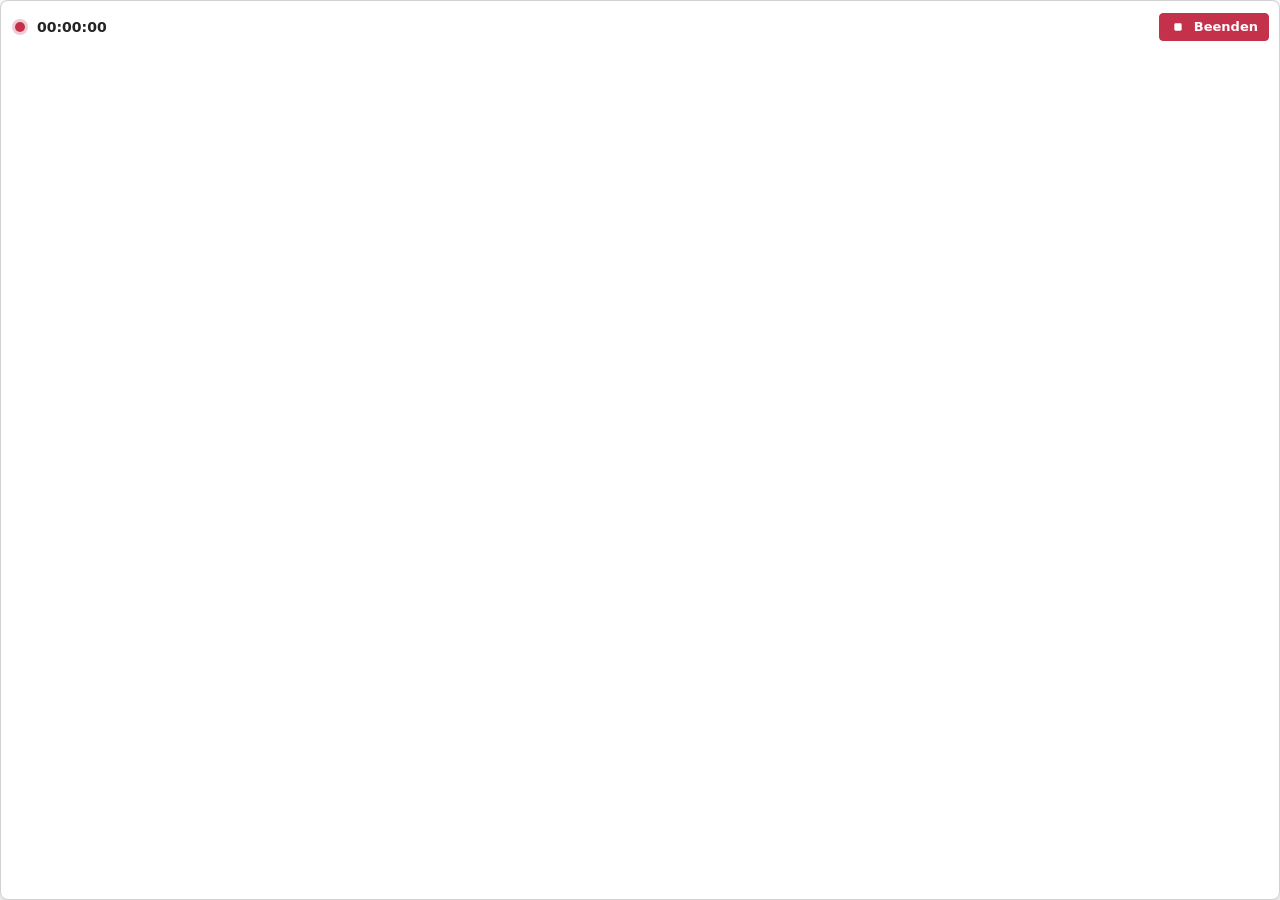
<file: call-recorder/src/callrec/ui/web/indicator.html>
<!doctype html>
<html lang="de">
<head>
<meta charset="utf-8">
<meta name="viewport" content="width=device-width, initial-scale=1">
<meta http-equiv="Content-Security-Policy" content="default-src 'none'; script-src 'self' 'unsafe-eval'; style-src 'self'; img-src 'self' data:; connect-src 'self'; base-uri 'none'; form-action 'none'">
<title>CallRecorder – Aufnahme</title>
<link rel="stylesheet" href="app.css">
<script src="theme.js"></script>
<script type="module" src="companion.js"></script>
</head>
<body class="companion" data-window="indicator">
<svg width="0" height="0" class="sprite" aria-hidden="true">
  <symbol id="i-home" viewBox="0 0 24 24"><path d="M3 10.5 12 3l9 7.5"/><path d="M5 9.5V21h14V9.5"/><path d="M10 21v-6h4v6"/></symbol>
  <symbol id="i-list" viewBox="0 0 24 24"><rect x="3" y="4" width="18" height="16" rx="2"/><path d="M7 9h10M7 13h10M7 17h6"/></symbol>
  <symbol id="i-mic" viewBox="0 0 24 24"><rect x="9" y="3" width="6" height="11" rx="3"/><path d="M5 11a7 7 0 0 0 14 0"/><path d="M12 18v3"/></symbol>
  <symbol id="i-checklist" viewBox="0 0 24 24"><path d="M10 6h10M10 12h10M10 18h10"/><path d="m3.5 6 1.5 1.5L7.5 5M3.5 12l1.5 1.5 2.5-2.5M3.5 18l1.5 1.5 2.5-2.5"/></symbol>
  <symbol id="i-gear" viewBox="0 0 24 24"><circle cx="12" cy="12" r="3"/><path d="M19.4 15a1.7 1.7 0 0 0 .3 1.8l.1.1a2 2 0 1 1-2.8 2.8l-.1-.1a1.7 1.7 0 0 0-1.8-.3 1.7 1.7 0 0 0-1 1.5V21a2 2 0 1 1-4 0v-.1a1.7 1.7 0 0 0-1.1-1.5 1.7 1.7 0 0 0-1.8.3l-.1.1a2 2 0 1 1-2.8-2.8l.1-.1a1.7 1.7 0 0 0 .3-1.8 1.7 1.7 0 0 0-1.5-1H3a2 2 0 1 1 0-4h.1a1.7 1.7 0 0 0 1.5-1.1 1.7 1.7 0 0 0-.3-1.8l-.1-.1a2 2 0 1 1 2.8-2.8l.1.1a1.7 1.7 0 0 0 1.8.3H9a1.7 1.7 0 0 0 1-1.5V3a2 2 0 1 1 4 0v.1a1.7 1.7 0 0 0 1 1.5 1.7 1.7 0 0 0 1.8-.3l.1-.1a2 2 0 1 1 2.8 2.8l-.1.1a1.7 1.7 0 0 0-.3 1.8V9a1.7 1.7 0 0 0 1.5 1H21a2 2 0 1 1 0 4h-.1a1.7 1.7 0 0 0-1.5 1z"/></symbol>
  <symbol id="i-calendar" viewBox="0 0 24 24"><rect x="3" y="5" width="18" height="16" rx="2"/><path d="M3 10h18M8 3v4M16 3v4"/></symbol>
  <symbol id="i-people" viewBox="0 0 24 24"><circle cx="9" cy="8" r="3.5"/><path d="M2.5 20a6.5 6.5 0 0 1 13 0"/><path d="M16 4.5a3.5 3.5 0 0 1 0 7M18 14a6 6 0 0 1 3.5 6"/></symbol>
  <symbol id="i-user" viewBox="0 0 24 24"><circle cx="12" cy="8" r="4"/><path d="M4 21a8 8 0 0 1 16 0"/></symbol>
  <symbol id="i-play" viewBox="0 0 24 24"><path d="M8 5.5v13l10.5-6.5z" fill="currentColor" stroke-width="1.2"/></symbol>
  <symbol id="i-stop" viewBox="0 0 24 24"><rect x="6.5" y="6.5" width="11" height="11" rx="2" fill="currentColor" stroke="none"/></symbol>
  <symbol id="i-rec" viewBox="0 0 24 24"><circle cx="12" cy="12" r="6" fill="currentColor" stroke="none"/></symbol>
  <symbol id="i-check" viewBox="0 0 24 24"><path d="m5 12.5 4.5 4.5L19 7.5"/></symbol>
  <symbol id="i-check-circle" viewBox="0 0 24 24"><circle cx="12" cy="12" r="9"/><path d="m8 12.5 3 3 5-6"/></symbol>
  <symbol id="i-warning" viewBox="0 0 24 24"><path d="M10.3 4.2 2.6 18a2 2 0 0 0 1.7 3h15.4a2 2 0 0 0 1.7-3L13.7 4.2a2 2 0 0 0-3.4 0z"/><path d="M12 9.5v4.5M12 17.2v.01"/></symbol>
  <symbol id="i-alert" viewBox="0 0 24 24"><circle cx="12" cy="12" r="9"/><path d="M12 7.5v5.5M12 16.5v.01"/></symbol>
  <symbol id="i-info" viewBox="0 0 24 24"><circle cx="12" cy="12" r="9"/><path d="M12 11v5.5M12 7.8v.01"/></symbol>
  <symbol id="i-clock" viewBox="0 0 24 24"><circle cx="12" cy="12" r="9"/><path d="M12 7v5l3 2"/></symbol>
  <symbol id="i-search" viewBox="0 0 24 24"><circle cx="11" cy="11" r="7"/><path d="m20 20-4-4"/></symbol>
  <symbol id="i-down" viewBox="0 0 24 24"><path d="m6 9 6 6 6-6"/></symbol>
  <symbol id="i-right" viewBox="0 0 24 24"><path d="m9 6 6 6-6 6"/></symbol>
  <symbol id="i-left" viewBox="0 0 24 24"><path d="m15 6-6 6 6 6"/></symbol>
  <symbol id="i-more" viewBox="0 0 24 24"><circle cx="5" cy="12" r="1.4" fill="currentColor"/><circle cx="12" cy="12" r="1.4" fill="currentColor"/><circle cx="19" cy="12" r="1.4" fill="currentColor"/></symbol>
  <symbol id="i-send" viewBox="0 0 24 24"><path d="M12 15V4M7.5 8.5 12 4l4.5 4.5"/><path d="M4 14v5a1 1 0 0 0 1 1h14a1 1 0 0 0 1-1v-5"/></symbol>
  <symbol id="i-refresh" viewBox="0 0 24 24"><path d="M20 11a8 8 0 1 0-2.3 5.7"/><path d="M20 4v7h-7"/></symbol>
  <symbol id="i-sun" viewBox="0 0 24 24"><circle cx="12" cy="12" r="4"/><path d="M12 2v2M12 20v2M4.9 4.9l1.4 1.4M17.7 17.7l1.4 1.4M2 12h2M20 12h2M4.9 19.1l1.4-1.4M17.7 6.3l1.4-1.4"/></symbol>
  <symbol id="i-moon" viewBox="0 0 24 24"><path d="M20 14.5A8 8 0 0 1 9.5 4a8 8 0 1 0 10.5 10.5z"/></symbol>
  <symbol id="i-auto" viewBox="0 0 24 24"><circle cx="12" cy="12" r="9"/><path d="M12 3a9 9 0 0 1 0 18z" fill="currentColor"/></symbol>
  <symbol id="i-help" viewBox="0 0 24 24"><circle cx="12" cy="12" r="9"/><path d="M9.5 9.5a2.5 2.5 0 1 1 3.5 2.3c-.6.3-1 .9-1 1.6v.6M12 17v.01"/></symbol>
  <symbol id="i-folder" viewBox="0 0 24 24"><path d="M3 6.5A1.5 1.5 0 0 1 4.5 5H9l2 2.5h8.5A1.5 1.5 0 0 1 21 9v9.5a1.5 1.5 0 0 1-1.5 1.5h-15A1.5 1.5 0 0 1 3 18.5z"/></symbol>
  <symbol id="i-trash" viewBox="0 0 24 24"><path d="M4 7h16M9 7V4.5h6V7M6 7l1 13h10l1-13"/><path d="M10 11v5M14 11v5"/></symbol>
  <symbol id="i-pencil" viewBox="0 0 24 24"><path d="M4 20h4L19 9l-4-4L4 16z"/><path d="m13.5 6.5 4 4"/></symbol>
  <symbol id="i-lang" viewBox="0 0 24 24"><path d="M4 5h9M8.5 3v2M6 5c0 4 3 7 6 8M11 5c0 3-3 7-7 9"/><path d="m13 21 4-10 4 10M14.5 17.5h5"/></symbol>
  <symbol id="i-x" viewBox="0 0 24 24"><path d="M6 6l12 12M18 6 6 18"/></symbol>
  <symbol id="i-wave" viewBox="0 0 24 24"><path d="M3 12h1M7 8v8M11 4.5v15M15 8.5v7M19 6.5v11"/></symbol>
  <symbol id="i-lock" viewBox="0 0 24 24"><rect x="5" y="11" width="14" height="10" rx="2"/><path d="M8 11V8a4 4 0 0 1 8 0v3"/></symbol>
  <symbol id="i-sparkle" viewBox="0 0 24 24"><path d="M11 3.5l1.7 4.6 4.6 1.7-4.6 1.7L11 16.1l-1.7-4.6-4.6-1.7 4.6-1.7z"/><path d="M18.5 14.5l.8 2.2 2.2.8-2.2.8-.8 2.2-.8-2.2-2.2-.8 2.2-.8z"/></symbol>
  <symbol id="i-doc" viewBox="0 0 24 24"><path d="M6 3h8l4 4v14H6z"/><path d="M14 3v4h4M9 12h6M9 16h6"/></symbol>
  <symbol id="i-cloud" viewBox="0 0 24 24"><path d="M7 18a4.5 4.5 0 0 1-.5-9 6 6 0 0 1 11.5 1.5A3.75 3.75 0 0 1 17.5 18z"/></symbol>
  <symbol id="i-shield" viewBox="0 0 24 24"><path d="M12 3 4.5 6v6c0 4.5 3.2 8 7.5 9 4.3-1 7.5-4.5 7.5-9V6z"/><path d="m9 12 2 2 4-4"/></symbol>
  <symbol id="i-download" viewBox="0 0 24 24"><path d="M12 4v11M7.5 10.5 12 15l4.5-4.5"/><path d="M4 19h16"/></symbol>
  <symbol id="i-external" viewBox="0 0 24 24"><path d="M14 4h6v6M20 4l-9 9"/><path d="M18 14v5a1 1 0 0 1-1 1H5a1 1 0 0 1-1-1V7a1 1 0 0 1 1-1h5"/></symbol>
  <symbol id="i-headset" viewBox="0 0 24 24"><path d="M4 14v-2a8 8 0 0 1 16 0v2"/><rect x="3" y="13" width="4" height="7" rx="1.5"/><rect x="17" y="13" width="4" height="7" rx="1.5"/></symbol>
  <symbol id="i-chip" viewBox="0 0 24 24"><rect x="6" y="6" width="12" height="12" rx="2"/><path d="M9 2.5V6M15 2.5V6M9 18v3.5M15 18v3.5M2.5 9H6M2.5 15H6M18 9h3.5M18 15h3.5"/></symbol>
  <symbol id="i-power" viewBox="0 0 24 24"><path d="M12 3v8"/><path d="M6.3 6.8a8 8 0 1 0 11.4 0"/></symbol>
  <symbol id="i-update" viewBox="0 0 24 24"><circle cx="12" cy="12" r="9"/><path d="M12 16V8M8.5 11.5 12 8l3.5 3.5"/></symbol>
  <symbol id="i-undo" viewBox="0 0 24 24"><path d="M9 14 4 9l5-5"/><path d="M4 9h10.5a5.5 5.5 0 0 1 0 11H11"/></symbol>
  <symbol id="i-keyboard" viewBox="0 0 24 24"><rect x="2.5" y="6" width="19" height="12" rx="2"/><path d="M6 10h.01M10 10h.01M14 10h.01M18 10h.01M7.5 14h9"/></symbol>
  <symbol id="i-expand" viewBox="0 0 24 24"><path d="M4 9V4h5M20 9V4h-5M4 15v5h5M20 15v5h-5"/></symbol>
  <symbol id="i-globe" viewBox="0 0 24 24"><circle cx="12" cy="12" r="9"/><path d="M3 12h18M12 3c2.5 2.6 3.8 5.6 3.8 9s-1.3 6.4-3.8 9c-2.5-2.6-3.8-5.6-3.8-9S9.5 5.6 12 3z"/></symbol>
  <symbol id="i-sliders" viewBox="0 0 24 24"><path d="M4 6h9M19 6h1M4 12h3M13 12h7M4 18h11M21 18h-1"/><circle cx="16" cy="6" r="2.5"/><circle cx="10" cy="12" r="2.5"/><circle cx="18" cy="18" r="2.5"/></symbol>
  <symbol id="i-fingerprint" viewBox="0 0 24 24"><path d="M12 11v3.5a7 7 0 0 1-1.5 4.3M8.5 7.6A4.5 4.5 0 0 1 16.5 11v2.5M7.5 11v2.5a10 10 0 0 1-1 4.4M16.3 17a12 12 0 0 1-1 3M4.5 9.5A8 8 0 0 1 19.7 8M20 12v1.5"/></symbol>
  <symbol id="i-plus" viewBox="0 0 24 24"><path d="M12 5v14M5 12h14"/></symbol>
  <symbol id="i-video" viewBox="0 0 24 24"><rect x="3" y="6.5" width="12.5" height="11" rx="2.5"/><path d="m15.5 10.5 5-3v9l-5-3"/></symbol>
  <symbol id="i-phone" viewBox="0 0 24 24"><path d="M5 4h4l2 5-2.5 1.5a11 11 0 0 0 5 5L15 13l5 2v4a2 2 0 0 1-2 2A16 16 0 0 1 3 6a2 2 0 0 1 2-2z"/></symbol>
</svg>
<div class="miniwin indicator" id="root" role="status"></div>
</body>
</html>
</file>
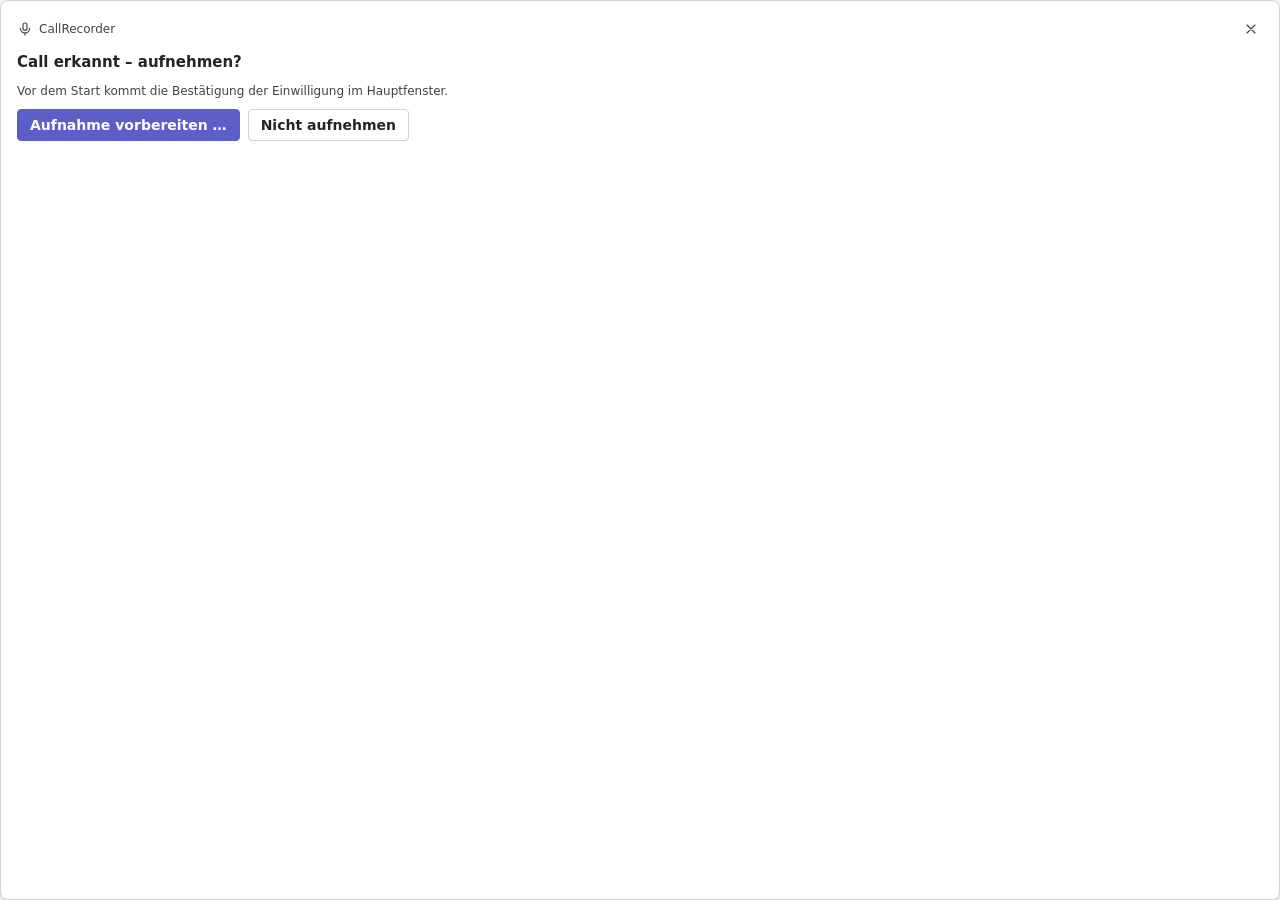
<file: call-recorder/src/callrec/ui/web/toast.html>
<!doctype html>
<html lang="de">
<head>
<meta charset="utf-8">
<meta name="viewport" content="width=device-width, initial-scale=1">
<meta http-equiv="Content-Security-Policy" content="default-src 'none'; script-src 'self' 'unsafe-eval'; style-src 'self'; img-src 'self' data:; connect-src 'self'; base-uri 'none'; form-action 'none'">
<title>CallRecorder – Call erkannt</title>
<link rel="stylesheet" href="app.css">
<script src="theme.js"></script>
<script type="module" src="companion.js"></script>
</head>
<body class="companion" data-window="toast">
<svg width="0" height="0" class="sprite" aria-hidden="true">
  <symbol id="i-home" viewBox="0 0 24 24"><path d="M3 10.5 12 3l9 7.5"/><path d="M5 9.5V21h14V9.5"/><path d="M10 21v-6h4v6"/></symbol>
  <symbol id="i-list" viewBox="0 0 24 24"><rect x="3" y="4" width="18" height="16" rx="2"/><path d="M7 9h10M7 13h10M7 17h6"/></symbol>
  <symbol id="i-mic" viewBox="0 0 24 24"><rect x="9" y="3" width="6" height="11" rx="3"/><path d="M5 11a7 7 0 0 0 14 0"/><path d="M12 18v3"/></symbol>
  <symbol id="i-checklist" viewBox="0 0 24 24"><path d="M10 6h10M10 12h10M10 18h10"/><path d="m3.5 6 1.5 1.5L7.5 5M3.5 12l1.5 1.5 2.5-2.5M3.5 18l1.5 1.5 2.5-2.5"/></symbol>
  <symbol id="i-gear" viewBox="0 0 24 24"><circle cx="12" cy="12" r="3"/><path d="M19.4 15a1.7 1.7 0 0 0 .3 1.8l.1.1a2 2 0 1 1-2.8 2.8l-.1-.1a1.7 1.7 0 0 0-1.8-.3 1.7 1.7 0 0 0-1 1.5V21a2 2 0 1 1-4 0v-.1a1.7 1.7 0 0 0-1.1-1.5 1.7 1.7 0 0 0-1.8.3l-.1.1a2 2 0 1 1-2.8-2.8l.1-.1a1.7 1.7 0 0 0 .3-1.8 1.7 1.7 0 0 0-1.5-1H3a2 2 0 1 1 0-4h.1a1.7 1.7 0 0 0 1.5-1.1 1.7 1.7 0 0 0-.3-1.8l-.1-.1a2 2 0 1 1 2.8-2.8l.1.1a1.7 1.7 0 0 0 1.8.3H9a1.7 1.7 0 0 0 1-1.5V3a2 2 0 1 1 4 0v.1a1.7 1.7 0 0 0 1 1.5 1.7 1.7 0 0 0 1.8-.3l.1-.1a2 2 0 1 1 2.8 2.8l-.1.1a1.7 1.7 0 0 0-.3 1.8V9a1.7 1.7 0 0 0 1.5 1H21a2 2 0 1 1 0 4h-.1a1.7 1.7 0 0 0-1.5 1z"/></symbol>
  <symbol id="i-calendar" viewBox="0 0 24 24"><rect x="3" y="5" width="18" height="16" rx="2"/><path d="M3 10h18M8 3v4M16 3v4"/></symbol>
  <symbol id="i-people" viewBox="0 0 24 24"><circle cx="9" cy="8" r="3.5"/><path d="M2.5 20a6.5 6.5 0 0 1 13 0"/><path d="M16 4.5a3.5 3.5 0 0 1 0 7M18 14a6 6 0 0 1 3.5 6"/></symbol>
  <symbol id="i-user" viewBox="0 0 24 24"><circle cx="12" cy="8" r="4"/><path d="M4 21a8 8 0 0 1 16 0"/></symbol>
  <symbol id="i-play" viewBox="0 0 24 24"><path d="M8 5.5v13l10.5-6.5z" fill="currentColor" stroke-width="1.2"/></symbol>
  <symbol id="i-stop" viewBox="0 0 24 24"><rect x="6.5" y="6.5" width="11" height="11" rx="2" fill="currentColor" stroke="none"/></symbol>
  <symbol id="i-rec" viewBox="0 0 24 24"><circle cx="12" cy="12" r="6" fill="currentColor" stroke="none"/></symbol>
  <symbol id="i-check" viewBox="0 0 24 24"><path d="m5 12.5 4.5 4.5L19 7.5"/></symbol>
  <symbol id="i-check-circle" viewBox="0 0 24 24"><circle cx="12" cy="12" r="9"/><path d="m8 12.5 3 3 5-6"/></symbol>
  <symbol id="i-warning" viewBox="0 0 24 24"><path d="M10.3 4.2 2.6 18a2 2 0 0 0 1.7 3h15.4a2 2 0 0 0 1.7-3L13.7 4.2a2 2 0 0 0-3.4 0z"/><path d="M12 9.5v4.5M12 17.2v.01"/></symbol>
  <symbol id="i-alert" viewBox="0 0 24 24"><circle cx="12" cy="12" r="9"/><path d="M12 7.5v5.5M12 16.5v.01"/></symbol>
  <symbol id="i-info" viewBox="0 0 24 24"><circle cx="12" cy="12" r="9"/><path d="M12 11v5.5M12 7.8v.01"/></symbol>
  <symbol id="i-clock" viewBox="0 0 24 24"><circle cx="12" cy="12" r="9"/><path d="M12 7v5l3 2"/></symbol>
  <symbol id="i-search" viewBox="0 0 24 24"><circle cx="11" cy="11" r="7"/><path d="m20 20-4-4"/></symbol>
  <symbol id="i-down" viewBox="0 0 24 24"><path d="m6 9 6 6 6-6"/></symbol>
  <symbol id="i-right" viewBox="0 0 24 24"><path d="m9 6 6 6-6 6"/></symbol>
  <symbol id="i-left" viewBox="0 0 24 24"><path d="m15 6-6 6 6 6"/></symbol>
  <symbol id="i-more" viewBox="0 0 24 24"><circle cx="5" cy="12" r="1.4" fill="currentColor"/><circle cx="12" cy="12" r="1.4" fill="currentColor"/><circle cx="19" cy="12" r="1.4" fill="currentColor"/></symbol>
  <symbol id="i-send" viewBox="0 0 24 24"><path d="M12 15V4M7.5 8.5 12 4l4.5 4.5"/><path d="M4 14v5a1 1 0 0 0 1 1h14a1 1 0 0 0 1-1v-5"/></symbol>
  <symbol id="i-refresh" viewBox="0 0 24 24"><path d="M20 11a8 8 0 1 0-2.3 5.7"/><path d="M20 4v7h-7"/></symbol>
  <symbol id="i-sun" viewBox="0 0 24 24"><circle cx="12" cy="12" r="4"/><path d="M12 2v2M12 20v2M4.9 4.9l1.4 1.4M17.7 17.7l1.4 1.4M2 12h2M20 12h2M4.9 19.1l1.4-1.4M17.7 6.3l1.4-1.4"/></symbol>
  <symbol id="i-moon" viewBox="0 0 24 24"><path d="M20 14.5A8 8 0 0 1 9.5 4a8 8 0 1 0 10.5 10.5z"/></symbol>
  <symbol id="i-auto" viewBox="0 0 24 24"><circle cx="12" cy="12" r="9"/><path d="M12 3a9 9 0 0 1 0 18z" fill="currentColor"/></symbol>
  <symbol id="i-help" viewBox="0 0 24 24"><circle cx="12" cy="12" r="9"/><path d="M9.5 9.5a2.5 2.5 0 1 1 3.5 2.3c-.6.3-1 .9-1 1.6v.6M12 17v.01"/></symbol>
  <symbol id="i-folder" viewBox="0 0 24 24"><path d="M3 6.5A1.5 1.5 0 0 1 4.5 5H9l2 2.5h8.5A1.5 1.5 0 0 1 21 9v9.5a1.5 1.5 0 0 1-1.5 1.5h-15A1.5 1.5 0 0 1 3 18.5z"/></symbol>
  <symbol id="i-trash" viewBox="0 0 24 24"><path d="M4 7h16M9 7V4.5h6V7M6 7l1 13h10l1-13"/><path d="M10 11v5M14 11v5"/></symbol>
  <symbol id="i-pencil" viewBox="0 0 24 24"><path d="M4 20h4L19 9l-4-4L4 16z"/><path d="m13.5 6.5 4 4"/></symbol>
  <symbol id="i-lang" viewBox="0 0 24 24"><path d="M4 5h9M8.5 3v2M6 5c0 4 3 7 6 8M11 5c0 3-3 7-7 9"/><path d="m13 21 4-10 4 10M14.5 17.5h5"/></symbol>
  <symbol id="i-x" viewBox="0 0 24 24"><path d="M6 6l12 12M18 6 6 18"/></symbol>
  <symbol id="i-wave" viewBox="0 0 24 24"><path d="M3 12h1M7 8v8M11 4.5v15M15 8.5v7M19 6.5v11"/></symbol>
  <symbol id="i-lock" viewBox="0 0 24 24"><rect x="5" y="11" width="14" height="10" rx="2"/><path d="M8 11V8a4 4 0 0 1 8 0v3"/></symbol>
  <symbol id="i-sparkle" viewBox="0 0 24 24"><path d="M11 3.5l1.7 4.6 4.6 1.7-4.6 1.7L11 16.1l-1.7-4.6-4.6-1.7 4.6-1.7z"/><path d="M18.5 14.5l.8 2.2 2.2.8-2.2.8-.8 2.2-.8-2.2-2.2-.8 2.2-.8z"/></symbol>
  <symbol id="i-doc" viewBox="0 0 24 24"><path d="M6 3h8l4 4v14H6z"/><path d="M14 3v4h4M9 12h6M9 16h6"/></symbol>
  <symbol id="i-cloud" viewBox="0 0 24 24"><path d="M7 18a4.5 4.5 0 0 1-.5-9 6 6 0 0 1 11.5 1.5A3.75 3.75 0 0 1 17.5 18z"/></symbol>
  <symbol id="i-shield" viewBox="0 0 24 24"><path d="M12 3 4.5 6v6c0 4.5 3.2 8 7.5 9 4.3-1 7.5-4.5 7.5-9V6z"/><path d="m9 12 2 2 4-4"/></symbol>
  <symbol id="i-download" viewBox="0 0 24 24"><path d="M12 4v11M7.5 10.5 12 15l4.5-4.5"/><path d="M4 19h16"/></symbol>
  <symbol id="i-external" viewBox="0 0 24 24"><path d="M14 4h6v6M20 4l-9 9"/><path d="M18 14v5a1 1 0 0 1-1 1H5a1 1 0 0 1-1-1V7a1 1 0 0 1 1-1h5"/></symbol>
  <symbol id="i-headset" viewBox="0 0 24 24"><path d="M4 14v-2a8 8 0 0 1 16 0v2"/><rect x="3" y="13" width="4" height="7" rx="1.5"/><rect x="17" y="13" width="4" height="7" rx="1.5"/></symbol>
  <symbol id="i-chip" viewBox="0 0 24 24"><rect x="6" y="6" width="12" height="12" rx="2"/><path d="M9 2.5V6M15 2.5V6M9 18v3.5M15 18v3.5M2.5 9H6M2.5 15H6M18 9h3.5M18 15h3.5"/></symbol>
  <symbol id="i-power" viewBox="0 0 24 24"><path d="M12 3v8"/><path d="M6.3 6.8a8 8 0 1 0 11.4 0"/></symbol>
  <symbol id="i-update" viewBox="0 0 24 24"><circle cx="12" cy="12" r="9"/><path d="M12 16V8M8.5 11.5 12 8l3.5 3.5"/></symbol>
  <symbol id="i-undo" viewBox="0 0 24 24"><path d="M9 14 4 9l5-5"/><path d="M4 9h10.5a5.5 5.5 0 0 1 0 11H11"/></symbol>
  <symbol id="i-keyboard" viewBox="0 0 24 24"><rect x="2.5" y="6" width="19" height="12" rx="2"/><path d="M6 10h.01M10 10h.01M14 10h.01M18 10h.01M7.5 14h9"/></symbol>
  <symbol id="i-expand" viewBox="0 0 24 24"><path d="M4 9V4h5M20 9V4h-5M4 15v5h5M20 15v5h-5"/></symbol>
  <symbol id="i-globe" viewBox="0 0 24 24"><circle cx="12" cy="12" r="9"/><path d="M3 12h18M12 3c2.5 2.6 3.8 5.6 3.8 9s-1.3 6.4-3.8 9c-2.5-2.6-3.8-5.6-3.8-9S9.5 5.6 12 3z"/></symbol>
  <symbol id="i-sliders" viewBox="0 0 24 24"><path d="M4 6h9M19 6h1M4 12h3M13 12h7M4 18h11M21 18h-1"/><circle cx="16" cy="6" r="2.5"/><circle cx="10" cy="12" r="2.5"/><circle cx="18" cy="18" r="2.5"/></symbol>
  <symbol id="i-fingerprint" viewBox="0 0 24 24"><path d="M12 11v3.5a7 7 0 0 1-1.5 4.3M8.5 7.6A4.5 4.5 0 0 1 16.5 11v2.5M7.5 11v2.5a10 10 0 0 1-1 4.4M16.3 17a12 12 0 0 1-1 3M4.5 9.5A8 8 0 0 1 19.7 8M20 12v1.5"/></symbol>
  <symbol id="i-plus" viewBox="0 0 24 24"><path d="M12 5v14M5 12h14"/></symbol>
  <symbol id="i-video" viewBox="0 0 24 24"><rect x="3" y="6.5" width="12.5" height="11" rx="2.5"/><path d="m15.5 10.5 5-3v9l-5-3"/></symbol>
  <symbol id="i-phone" viewBox="0 0 24 24"><path d="M5 4h4l2 5-2.5 1.5a11 11 0 0 0 5 5L15 13l5 2v4a2 2 0 0 1-2 2A16 16 0 0 1 3 6a2 2 0 0 1 2-2z"/></symbol>
</svg>
<div class="miniwin toast" id="root" role="dialog" aria-labelledby="tq"></div>
</body>
</html>
</file>
<file: call-recorder/src/callrec/ui/web/app.css>
/* CallRecorder web UI – generated from design/prototype.html (tokens: design/design-system.md).
   Keep in sync: edit the prototype, then copy sections 1–6 here (without the prototype-only rules). */
/* =====================================================================
   1. TOKENS  (Fluent 2 as Teams uses it: brand indigo, neutral greys)
   ===================================================================== */
:root {
  color-scheme: light;
  /* neutrals (Teams light) */
  --frame: #EBEBEB;         /* title bar + app rail */
  --bg: #F5F5F5;            /* content background, list pane */
  --surface: #FFFFFF;       /* cards, detail pane, dialogs */
  --surface-2: #FAFAFA;     /* subtle fills inside cards */
  --surface-hover: #F0F0F0;
  --surface-pressed: #E0E0E0;
  --surface-selected: #E8EBFA;
  --border: #E0E0E0;        /* decorative separators */
  --border-strong: #D1D1D1;
  --border-control: #858585;/* input/checkbox boundaries (3.7:1 on white) */
  --text: #242424;
  --text-2: #424242;
  --text-3: #616161;
  --text-on-accent: #FFFFFF;
  /* brand / accent: Teams-like indigo (own values, no logo, no product name) */
  --accent: #5B5FC7;        /* indicators: selection bar, progress, focus of fields */
  --accent-fill: #5B5FC7;   /* primary button, checked checkbox / switch */
  --accent-hover: #4F52B2;
  --accent-pressed: #444791;
  --accent-text: #4F52B2;
  --accent-subtle: #E8EBFA;
  --accent-subtle-text: #3D3E78;
  /* recording – reserved for the recording state only */
  --rec: #C4314B;
  --rec-hover: #A72B41;
  --rec-text: #A4262C;
  --rec-subtle: #FDE7E9;
  /* status */
  --ok: #107C10;  --ok-text: #0E700E;  --ok-subtle: #F1FAF1;
  --warn: #835B00; --warn-text: #7A4A00; --warn-subtle: #FFF4CE; --warn-mark: #C77A00;
  --err: #B10E1C; --err-text: #9E1B1B; --err-subtle: #FDE7E9;
  --info: #0F6CBD; --info-text: #115EA3; --info-subtle: #EBF3FC;
  /* speaker colours (text-safe ≥ 6:1 on surface) */
  --sp-me: var(--accent-text);
  --sp-1: #1F5FA8; --sp-2: #7A3FB8; --sp-3: #A3266E; --sp-4: #9A4A00; --sp-5: #2E7031; --sp-6: #4A5B6E;
  --focus: #242424;
  --focus-inner: #FFFFFF;
  --scrim: rgba(0,0,0,.40);
  /* elevation (Fluent 2 shadow ramp) */
  --shadow-1: 0 0 2px rgba(0,0,0,.12), 0 1px 2px rgba(0,0,0,.14);
  --shadow-2: 0 0 2px rgba(0,0,0,.12), 0 2px 4px rgba(0,0,0,.14);
  --shadow-flyout: 0 0 2px rgba(0,0,0,.12), 0 8px 16px rgba(0,0,0,.14);
  --shadow-dialog: 0 0 8px rgba(0,0,0,.12), 0 32px 64px rgba(0,0,0,.14);
  /* type */
  --font: "Segoe UI Variable Text", "Segoe UI", system-ui, sans-serif;
  --font-display: "Segoe UI Variable Display", "Segoe UI", system-ui, sans-serif;
  --font-mono: "Cascadia Mono", Consolas, "JetBrains Mono", ui-monospace, monospace;
  --fs-caption: 12px; --lh-caption: 16px;
  --fs-body: 14px;    --lh-body: 20px;
  --fs-read: 15px;    --lh-read: 24px;
  --fs-subtitle: 16px; --lh-subtitle: 22px;
  --fs-title: 20px;   --lh-title: 28px;
  --fs-display: 24px; --lh-display: 32px;
  --fs-timer: 36px;
  /* spacing (4px grid) */
  --s-1: 4px; --s-2: 8px; --s-3: 12px; --s-4: 16px; --s-5: 20px; --s-6: 24px; --s-8: 32px; --s-10: 40px;
  /* radii (Fluent 2: 4 controls, 8 cards / dialogs) */
  --r-sm: 4px; --r-md: 4px; --r-lg: 8px; --r-xl: 8px; --r-pill: 999px;
  /* motion */
  --t-fast: 100ms; --t-normal: 200ms; --t-slow: 300ms;
  --ease-out: cubic-bezier(.33, 0, .1, 1);
  --ease-in: cubic-bezier(.9, .1, 1, .2);
  /* layout */
  --rail-w: 72px;
  --top-h: 48px;
  --page-pad: 24px;
}
:root[data-theme="dark"] {
  color-scheme: dark;
  --frame: #141414;
  --bg: #1F1F1F; --surface: #292929; --surface-2: #2E2E2E; --surface-hover: #333333; --surface-pressed: #3D3D3D;
  --surface-selected: #2F2F4A;
  --border: #3D3D3D; --border-strong: #4D4D4D; --border-control: #8F8F8F;
  --text: #FFFFFF; --text-2: #D6D6D6; --text-3: #ADADAD; --text-on-accent: #FFFFFF;
  --accent: #7F85F5; --accent-fill: #4F52B2; --accent-hover: #5B5FC7; --accent-pressed: #444791; --accent-text: #A6A9F8; --accent-subtle: #2F2F4A;
  --accent-subtle-text: #C5C7FA;
  --rec: #C4314B; --rec-hover: #D13C55; --rec-text: #FF9CA8; --rec-subtle: #3E1F25;
  --ok: #54B054; --ok-text: #9FD89F; --ok-subtle: #052505;
  --warn: #F5C451; --warn-text: #F8D57A; --warn-subtle: #3D3216; --warn-mark: #F5C451;
  --err: #F1707B; --err-text: #FFA8AF; --err-subtle: #3E1F25;
  --info: #62ABF5; --info-text: #96C6FA; --info-subtle: #0E2A47;
  --sp-me: var(--accent-text);
  --sp-1: #8CC2FF; --sp-2: #C9A6F2; --sp-3: #F29AC9; --sp-4: #F5AE6B; --sp-5: #8CD38F; --sp-6: #AFC0D3;
  --focus: #FFFFFF; --focus-inner: #1F1F1F;
  --scrim: rgba(0,0,0,.60);
  --shadow-1: 0 0 2px rgba(0,0,0,.24), 0 1px 2px rgba(0,0,0,.28);
  --shadow-2: 0 0 2px rgba(0,0,0,.24), 0 2px 4px rgba(0,0,0,.28);
  --shadow-flyout: 0 0 2px rgba(0,0,0,.24), 0 8px 16px rgba(0,0,0,.28), 0 0 0 1px rgba(255,255,255,.06);
  --shadow-dialog: 0 0 8px rgba(0,0,0,.24), 0 32px 64px rgba(0,0,0,.28), 0 0 0 1px rgba(255,255,255,.07);
}

/* =====================================================================
   2. BASE
   ===================================================================== */
*, *::before, *::after { box-sizing: border-box; }
html, body { height: 100%; }
body {
  margin: 0; background: var(--bg); color: var(--text);
  font: 400 var(--fs-body)/var(--lh-body) var(--font);
  -webkit-font-smoothing: antialiased; text-rendering: optimizeLegibility;
  overflow: hidden;
}
h1, h2, h3, h4, p, ul, ol, figure { margin: 0; }
ul, ol { padding: 0; list-style: none; }
button, input, select, textarea { font: inherit; color: inherit; }
button { cursor: pointer; }
a { color: var(--accent-text); }
.ico { width: 20px; height: 20px; flex: none; fill: none; stroke: currentColor; stroke-width: 1.75; stroke-linecap: round; stroke-linejoin: round; }
.ico-sm { width: 16px; height: 16px; }
.ico-lg { width: 24px; height: 24px; }
.ico-fill { fill: currentColor; stroke: none; }
.num { font-variant-numeric: tabular-nums; }
.sr-only { position: absolute; width: 1px; height: 1px; overflow: hidden; clip: rect(0 0 0 0); white-space: nowrap; }
.muted { color: var(--text-2); }
.faint { color: var(--text-3); }
.caption { font-size: var(--fs-caption); line-height: var(--lh-caption); }
.strong { font-weight: 600; }
.nowrap { white-space: nowrap; }
.ellipsis { overflow: hidden; text-overflow: ellipsis; white-space: nowrap; min-width: 0; }
:focus { outline: none; }
[data-focus]:focus, [data-focus]:focus-visible { outline: none; box-shadow: none; }
:focus-visible { outline: 2px solid var(--focus); outline-offset: 2px; box-shadow: 0 0 0 2px var(--focus-inner); border-radius: var(--r-sm); }
kbd { font: 600 11px/1 var(--font); padding: 3px 5px; border: 1px solid var(--border-strong); border-bottom-width: 2px; border-radius: var(--r-sm); background: var(--surface); color: var(--text-2); white-space: nowrap; }
@media (prefers-reduced-motion: reduce) { *, *::before, *::after { animation-duration: .001ms !important; animation-iteration-count: 1 !important; transition-duration: .001ms !important; } }

/* =====================================================================
   3. APP SHELL  (title bar on top, app rail left, content with a rounded corner)
   ===================================================================== */
.app { display: grid; grid-template-columns: var(--rail-w) minmax(0, 1fr); grid-template-rows: var(--top-h) minmax(0, 1fr); height: 100vh; background: var(--frame); }
.topbar { grid-column: 1 / -1; display: grid; grid-template-columns: minmax(180px, 1fr) minmax(200px, 560px) minmax(180px, 1fr); align-items: center; gap: var(--s-4); padding: 0 var(--s-3) 0 0; background: var(--frame); min-width: 0; }
.brand { display: flex; align-items: center; gap: var(--s-3); padding-left: 18px; font-weight: 600; font-size: 14px; min-width: 0; white-space: nowrap; }
.brand-mark { width: 32px; height: 32px; flex: none; display: grid; place-items: center; }
.brand-mark svg { width: 32px; height: 32px; }
.top-search { position: relative; min-width: 0; }
.top-search .ico { position: absolute; left: 10px; top: 50%; transform: translateY(-50%); color: var(--text-3); pointer-events: none; width: 16px; height: 16px; }
.top-search input { width: 100%; height: 32px; padding: 0 64px 0 34px; border: 1px solid transparent; border-radius: var(--r-sm); background: var(--surface); color: var(--text); box-shadow: inset 0 -1px 0 var(--border-strong); }
.top-search input::placeholder { color: var(--text-3); }
.top-search input:hover { border-color: var(--border-strong); }
.top-search input:focus-visible { outline: none; border-color: var(--border-strong); box-shadow: inset 0 -2px 0 var(--accent); border-radius: var(--r-sm); }
.top-search kbd { position: absolute; right: 8px; top: 50%; transform: translateY(-50%); }
.top-right { display: flex; align-items: center; justify-content: flex-end; gap: var(--s-2); min-width: 0; }
.top-right .icon-btn { color: var(--text-2); }
.rec-pill { display: inline-flex; align-items: center; gap: var(--s-2); height: 32px; padding: 0 6px 0 12px; border-radius: var(--r-sm); background: var(--rec-subtle); color: var(--rec-text); font-weight: 600; white-space: nowrap; }
.rec-pill .btn { min-height: 24px; padding: 1px 10px; }
.rail { grid-row: 2; display: flex; flex-direction: column; align-items: stretch; gap: 2px; padding: var(--s-1) 4px var(--s-2); background: var(--frame); min-height: 0; overflow-y: auto; overflow-x: hidden; }
.rail-item { position: relative; display: flex; flex-direction: column; align-items: center; justify-content: center; gap: 2px; min-height: 56px; padding: 6px 2px; border: 0; border-radius: var(--r-sm); background: transparent; color: var(--text-2); text-decoration: none; font-size: 10px; line-height: 12px; font-weight: 400; text-align: center; transition: background var(--t-fast) var(--ease-out), color var(--t-fast) var(--ease-out); }
.rail-item .ico { width: 24px; height: 24px; stroke-width: 1.5; }
.rail-item:hover { background: var(--surface-hover); color: var(--text); }
:root[data-theme="dark"] .rail-item:hover { background: var(--surface); }
.rail-item[aria-current="page"] { color: var(--accent-text); font-weight: 600; }
.rail-item[aria-current="page"] .ico { fill: color-mix(in srgb, var(--accent) 22%, transparent); }
.rail-item[aria-current="page"]::before { content: ""; position: absolute; left: -4px; top: 50%; height: 20px; margin-top: -10px; width: 3px; border-radius: 0 2px 2px 0; background: var(--accent); }
.rail-item .lbl { max-width: 66px; overflow: hidden; text-overflow: ellipsis; white-space: nowrap; }
.rail-item .badge { position: absolute; top: 4px; right: 10px; min-width: 16px; height: 16px; padding: 0 4px; font-size: 10px; box-shadow: 0 0 0 2px var(--frame); }
.rail-spacer { flex: 1; }
.badge { display: inline-grid; place-items: center; min-width: 20px; height: 20px; padding: 0 6px; border-radius: var(--r-pill); background: var(--accent-fill); color: var(--text-on-accent); font-size: 11px; font-weight: 600; line-height: 1; }
.badge-warn { background: var(--warn-mark); color: #1F1F1F; }

.main { grid-row: 2; display: flex; flex-direction: column; min-width: 0; min-height: 0; background: var(--bg); border-top-left-radius: var(--r-lg); overflow: hidden; box-shadow: var(--shadow-1); }
.scroll { flex: 1; min-height: 0; overflow-y: auto; scrollbar-gutter: stable; }
.page { padding: var(--s-5) var(--page-pad) var(--s-8); max-width: 1680px; margin: 0 auto; }
.page-head { display: flex; align-items: center; gap: var(--s-4); flex-wrap: wrap; margin-bottom: var(--s-5); min-height: 40px; }
.page-head h1 { font: 700 var(--fs-display)/var(--lh-display) var(--font-display); }
.page-head .sub { color: var(--text-2); margin-top: 2px; }
.page-head .grow { flex: 1; min-width: 240px; }
.crumbs { display: flex; align-items: center; gap: var(--s-1); color: var(--text-2); margin-bottom: var(--s-1); flex-wrap: wrap; }
.crumbs button { border: 0; background: none; color: var(--accent-text); padding: 2px 4px; border-radius: var(--r-sm); }
.crumbs button:hover { text-decoration: underline; }

/* recording bar (shown on every screen except the home hero while recording) */
.recbar { display: flex; align-items: center; gap: var(--s-3); min-height: 44px; padding: var(--s-1) var(--page-pad); background: var(--rec-subtle); color: var(--rec-text); border-bottom: 1px solid color-mix(in srgb, var(--rec) 35%, transparent); flex-wrap: wrap; }
.recbar .title { color: var(--text); font-weight: 600; }
.recbar .grow { flex: 1; min-width: 0; }
.recbar.warn { background: var(--warn-subtle); color: var(--warn-text); border-bottom-color: var(--warn-mark); }
.rec-dot { width: 10px; height: 10px; border-radius: 50%; background: var(--rec); flex: none; box-shadow: 0 0 0 3px color-mix(in srgb, var(--rec) 25%, transparent); animation: pulse 1.8s ease-in-out infinite; }
@keyframes pulse { 50% { box-shadow: 0 0 0 6px color-mix(in srgb, var(--rec) 0%, transparent); opacity: .75; } }

/* =====================================================================
   4. COMPONENTS
   ===================================================================== */
/* buttons */
.btn { display: inline-flex; align-items: center; justify-content: center; gap: var(--s-2); min-height: 32px; padding: 5px 12px; border: 1px solid var(--border-strong); border-radius: var(--r-sm); background: var(--surface); color: var(--text); font-weight: 600; line-height: 20px; white-space: nowrap; text-decoration: none; transition: background var(--t-fast) var(--ease-out), border-color var(--t-fast) var(--ease-out); }
.btn:hover { background: var(--surface-hover); }
.btn:active { background: var(--surface-pressed); }
.btn[disabled], .btn[aria-disabled="true"] { opacity: .45; cursor: not-allowed; }
.btn-primary { background: var(--accent-fill); border-color: var(--accent-fill); color: var(--text-on-accent); font-weight: 600; }
.btn-primary:hover { background: var(--accent-hover); border-color: var(--accent-hover); }
.btn-primary:active { background: var(--accent-pressed); }
.btn-record { background: var(--rec); border-color: var(--rec); color: #fff; font-weight: 600; }
.btn-record:hover { background: var(--rec-hover); border-color: var(--rec-hover); }
.btn-record .ico-fill { color: #fff; }
.btn-subtle { background: transparent; border-color: transparent; }
.btn-subtle:hover { background: var(--surface-hover); }
.btn-link { background: transparent; border-color: transparent; color: var(--accent-text); padding-left: 6px; padding-right: 6px; }
.btn-link:hover { background: var(--accent-subtle); }
.btn-danger { color: var(--err-text); }
.btn-danger:hover { background: var(--err-subtle); }
.btn-lg { min-height: 44px; padding: 9px 20px; font-size: 15px; border-radius: var(--r-md); }
.btn-sm { min-height: 28px; padding: 3px 10px; font-size: 13px; }
.btn-block { width: 100%; }
.icon-btn { display: inline-grid; place-items: center; width: 32px; height: 32px; padding: 0; border: 1px solid transparent; border-radius: var(--r-sm); background: transparent; color: var(--text-2); }
.icon-btn:hover { background: var(--surface-hover); color: var(--text); }
.btn-row { display: flex; gap: var(--s-2); flex-wrap: wrap; align-items: center; }

/* cards */
.card { background: var(--surface); border: 0; border-radius: var(--r-lg); box-shadow: var(--shadow-2); min-width: 0; }
.card-head { display: flex; align-items: center; gap: var(--s-2); padding: var(--s-4) var(--s-5) var(--s-2); }
.card-head h2, .card-title { font: 600 var(--fs-subtitle)/var(--lh-subtitle) var(--font-display); }
.card-head .grow { flex: 1; }
.card-body { padding: var(--s-2) var(--s-5) var(--s-5); }
.card-foot { padding: var(--s-3) var(--s-5); border-top: 1px solid var(--border); display: flex; gap: var(--s-2); align-items: center; }
.eyebrow { font-size: var(--fs-caption); line-height: var(--lh-caption); font-weight: 600; letter-spacing: .02em; color: var(--text-2); text-transform: uppercase; }

/* status chips */
.chip { display: inline-flex; align-items: center; gap: 6px; height: 24px; padding: 0 9px 0 7px; border-radius: var(--r-pill); font-size: 12px; font-weight: 600; white-space: nowrap; background: var(--surface-2); color: var(--text-2); box-shadow: inset 0 0 0 1px var(--border); }
.chip .ico { width: 14px; height: 14px; stroke-width: 2; }
.chip-ok { background: var(--ok-subtle); color: var(--ok-text); box-shadow: none; }
.chip-warn { background: var(--warn-subtle); color: var(--warn-text); box-shadow: none; }
.chip-err { background: var(--err-subtle); color: var(--err-text); box-shadow: none; }
.chip-info { background: var(--info-subtle); color: var(--info-text); box-shadow: none; }
.chip-accent { background: var(--accent-subtle); color: var(--accent-text); box-shadow: none; }
.chip-rec { background: var(--rec-subtle); color: var(--rec-text); box-shadow: none; }
.chip-dashed { background: transparent; box-shadow: inset 0 0 0 1px var(--border-control); color: var(--text-2); border-radius: var(--r-pill); }

/* avatars */
.avatar { --c: var(--sp-6); width: 28px; height: 28px; border-radius: 50%; display: inline-grid; place-items: center; flex: none; font-size: 11px; font-weight: 700; letter-spacing: .02em; color: var(--c); background: color-mix(in srgb, var(--c) 14%, var(--surface)); box-shadow: inset 0 0 0 1px color-mix(in srgb, var(--c) 35%, transparent); }
.avatar-lg { width: 36px; height: 36px; font-size: 13px; }
.people { display: flex; flex-wrap: wrap; gap: var(--s-2); }
.person { display: inline-flex; align-items: center; gap: var(--s-2); padding: 3px 10px 3px 3px; border-radius: var(--r-pill); background: var(--surface-2); box-shadow: inset 0 0 0 1px var(--border); max-width: 100%; }
.person .org { color: var(--text-3); }

/* forms */
.field { display: grid; gap: 6px; }
.field + .field { margin-top: var(--s-4); }
.label { font-weight: 600; }
.help { color: var(--text-2); font-size: 13px; line-height: 18px; }
.input, .select, .textarea { width: 100%; min-height: 32px; padding: 5px 10px; border: 1px solid var(--border-control); border-radius: var(--r-sm); background: var(--surface); color: var(--text); }
.input:hover, .select:hover { background: var(--surface-2); }
.input:focus-visible, .select:focus-visible, .textarea:focus-visible { outline: 2px solid var(--accent); outline-offset: -1px; box-shadow: none; border-color: transparent; }
.select { appearance: none; padding-right: 32px; background-image: linear-gradient(45deg, transparent 50%, var(--text-2) 50%), linear-gradient(135deg, var(--text-2) 50%, transparent 50%); background-position: calc(100% - 16px) 50%, calc(100% - 11px) 50%; background-size: 5px 5px; background-repeat: no-repeat; }
.textarea { min-height: 120px; resize: vertical; line-height: 21px; }
.input-icon { position: relative; }
.input-icon .ico { position: absolute; left: 10px; top: 50%; transform: translateY(-50%); color: var(--text-3); pointer-events: none; }
.input-icon .input { padding-left: 36px; }
.input-icon kbd { position: absolute; right: 8px; top: 50%; transform: translateY(-50%); }
.inline-num { width: 72px; text-align: right; display: inline-block; }
.check { display: flex; align-items: flex-start; gap: 10px; cursor: pointer; }
.check input { appearance: none; width: 20px; height: 20px; margin: 0; flex: none; border: 1px solid var(--border-control); border-radius: var(--r-sm); background: var(--surface); display: grid; place-items: center; cursor: pointer; }
.check input:checked { background: var(--accent-fill); border-color: var(--accent-fill); }
.check input:checked::after { content: ""; width: 10px; height: 6px; border: 2px solid var(--text-on-accent); border-top: 0; border-right: 0; transform: translateY(-1px) rotate(-45deg); }
.check input:disabled { opacity: .45; cursor: not-allowed; }
.check input:focus-visible { outline: 2px solid var(--focus); outline-offset: 2px; }
.check .t { padding-top: 0; }
.radio input { border-radius: 50%; }
.radio input:checked { background: var(--surface); border: 6px solid var(--accent); }
.radio input:checked::after { display: none; }
.switch { display: flex; align-items: center; gap: var(--s-3); cursor: pointer; }
.switch input { appearance: none; width: 40px; height: 20px; margin: 0; flex: none; border: 1px solid var(--border-control); border-radius: var(--r-pill); background: var(--surface); position: relative; cursor: pointer; transition: background var(--t-normal) var(--ease-out); }
.switch input::after { content: ""; position: absolute; top: 3px; left: 4px; width: 12px; height: 12px; border-radius: 50%; background: var(--text-2); transition: transform var(--t-normal) var(--ease-out); }
.switch input:checked { background: var(--accent-fill); border-color: var(--accent-fill); }
.switch input:checked::after { background: var(--text-on-accent); transform: translateX(19px); }
.switch input:focus-visible { outline: 2px solid var(--focus); outline-offset: 2px; }

/* setting rows */
.setting { display: grid; grid-template-columns: minmax(0, 1fr) auto; gap: var(--s-2) var(--s-6); align-items: center; padding: var(--s-4) var(--s-5); border-top: 1px solid var(--border); }
.setting:first-child { border-top: 0; }
.setting .t { font-weight: 600; }
.setting .d { color: var(--text-2); font-size: 13px; line-height: 18px; margin-top: 2px; }
.setting .ctl { display: flex; align-items: center; gap: var(--s-2); justify-content: flex-end; flex-wrap: wrap; }
.setting.stack { grid-template-columns: 1fr; }
.setting.stack .ctl { justify-content: flex-start; }
.group-title { font: 600 var(--fs-subtitle)/var(--lh-subtitle) var(--font-display); margin: var(--s-6) 0 var(--s-3); }
.group-title:first-child { margin-top: 0; }
details.adv { margin-top: var(--s-4); }
details.adv > summary { display: flex; align-items: center; gap: var(--s-2); cursor: pointer; list-style: none; padding: var(--s-3) var(--s-4); border-radius: var(--r-md); color: var(--text-2); font-weight: 600; }
details.adv > summary::-webkit-details-marker { display: none; }
details.adv > summary:hover { background: var(--surface-hover); }
details.adv > summary .ico { transition: transform var(--t-normal) var(--ease-out); }
details.adv[open] > summary .ico { transform: rotate(90deg); }

/* banners */
.banner { display: grid; grid-template-columns: auto 1fr; gap: var(--s-1) var(--s-3); padding: var(--s-3) var(--s-4); border-radius: var(--r-lg); background: var(--info-subtle); color: var(--text); border: 1px solid color-mix(in srgb, var(--info) 30%, transparent); }
.banner > .ico { color: var(--info); margin-top: 1px; }
.banner .bt { font-weight: 600; }
.banner .bd { color: var(--text); }
.banner .btn-row { grid-column: 2; margin-top: var(--s-2); }
.banner-warn { background: var(--warn-subtle); border-color: color-mix(in srgb, var(--warn-mark) 45%, transparent); }
.banner-warn > .ico { color: var(--warn-mark); }
.banner-err { background: var(--err-subtle); border-color: color-mix(in srgb, var(--err) 35%, transparent); }
.banner-err > .ico { color: var(--err); }
.banner-ok { background: var(--ok-subtle); border-color: color-mix(in srgb, var(--ok) 30%, transparent); }
.banner-ok > .ico { color: var(--ok); }

/* tabs */
.tabs { display: flex; gap: var(--s-1); border-bottom: 1px solid var(--border); }
.tab { position: relative; border: 0; background: none; padding: 10px 12px; color: var(--text-2); border-radius: var(--r-sm) var(--r-sm) 0 0; display: inline-flex; gap: var(--s-2); align-items: center; }
.tab:hover { color: var(--text); background: var(--surface-hover); }
.tab[aria-selected="true"] { color: var(--text); font-weight: 600; }
.tab[aria-selected="true"]::after { content: ""; position: absolute; left: 12px; right: 12px; bottom: -1px; height: 3px; border-radius: 2px; background: var(--accent); }

/* segmented filter */
.seg { display: flex; flex-wrap: wrap; gap: 6px; }
.seg button { height: 28px; padding: 0 12px; border-radius: var(--r-pill); border: 1px solid var(--border-strong); background: var(--surface); color: var(--text-2); font-size: 13px; display: inline-flex; align-items: center; gap: 6px; white-space: nowrap; }
.seg button:hover { background: var(--surface-hover); color: var(--text); }
.seg button[aria-pressed="true"] { background: var(--accent-subtle); border-color: var(--accent); color: var(--accent-text); font-weight: 600; }
.seg .n { font-variant-numeric: tabular-nums; opacity: .85; }

/* flyout menu */
.menu-wrap { position: relative; display: inline-block; }
.menu { position: absolute; z-index: 30; top: calc(100% + 4px); right: 0; min-width: 280px; padding: var(--s-1); border-radius: var(--r-lg); background: var(--surface); box-shadow: var(--shadow-flyout); border: 1px solid var(--border); animation: drop var(--t-normal) var(--ease-out); }
.menu.up { top: auto; bottom: calc(100% + 4px); }
.menu.ctx { position: fixed; top: 0; left: 0; right: auto; z-index: 60; }
.menu.left { right: auto; left: 0; }
@keyframes drop { from { opacity: 0; transform: translateY(-4px); } }
.menu button { display: flex; width: 100%; align-items: center; gap: var(--s-3); padding: 8px 10px; white-space: nowrap; border: 0; background: none; text-align: left; border-radius: var(--r-sm); color: var(--text); }
.menu button:hover, .menu button:focus-visible { background: var(--surface-hover); }
.menu button .hint { margin-left: auto; color: var(--text-3); font-size: 12px; padding-left: var(--s-4); }
.menu button .ico { color: var(--text-2); }
.menu .sep { height: 1px; background: var(--border); margin: var(--s-1) 0; }
.menu .danger, .menu .danger .ico { color: var(--err-text); }
.menu-label { padding: 8px 10px 4px; font-size: 12px; color: var(--text-3); font-weight: 600; }

/* progress */
.bar { height: 6px; border-radius: var(--r-pill); background: var(--surface-pressed); overflow: hidden; }
.bar > i { display: block; height: 100%; border-radius: inherit; background: var(--accent); transition: width var(--t-slow) var(--ease-out); }
.bar.indet > i { width: 30%; animation: indet 1.6s ease-in-out infinite; }
@keyframes indet { from { transform: translateX(-100%); } to { transform: translateX(340%); } }

/* level meter */
.meter { display: grid; grid-template-columns: 150px 1fr 52px; gap: var(--s-3); align-items: center; }
.meter .lv { position: relative; height: 10px; border-radius: var(--r-pill); background: var(--surface-pressed); overflow: hidden; }
.meter .lv i { position: absolute; inset: 0 auto 0 0; border-radius: inherit; background: var(--ok); transition: width 90ms linear; }
.meter .who { display: flex; align-items: center; gap: var(--s-2); color: var(--text-2); }

/* pipeline (horizontal decision view + vertical progress view) */
.pipe { display: grid; grid-template-columns: repeat(4, minmax(0, 1fr)); gap: var(--s-3); counter-reset: step; }
.pipe-step { position: relative; display: grid; gap: var(--s-2); align-content: start; padding: var(--s-4); border: 1px solid var(--border); border-radius: var(--r-lg); background: var(--surface); }
.pipe-step:not(:last-child)::after { content: ""; position: absolute; top: 31px; right: -13px; width: 12px; height: 2px; background: var(--border-strong); }
.pipe-step .n { width: 28px; height: 28px; border-radius: 50%; display: grid; place-items: center; background: var(--accent-subtle); color: var(--accent-text); font-weight: 700; }
.pipe-step.off { background: var(--surface-2); }
.pipe-step.off .n { background: var(--surface-pressed); color: var(--text-3); }
.pipe-step.off .st, .pipe-step.off .sd { color: var(--text-3); }
.pipe-step .st { font-weight: 600; }
.pipe-step .sd { color: var(--text-2); font-size: 13px; line-height: 18px; }
.pipe-step .top { display: flex; align-items: center; justify-content: space-between; gap: var(--s-2); }
.vsteps { display: grid; gap: 0; }
.vstep { display: grid; grid-template-columns: 32px 1fr auto; gap: var(--s-1) var(--s-3); align-items: start; padding-bottom: var(--s-5); position: relative; }
.vstep:not(:last-child)::before { content: ""; position: absolute; left: 15px; top: 34px; bottom: 2px; width: 2px; background: var(--border-strong); }
.vstep.done:not(:last-child)::before { background: var(--accent); }
.vstep .dot { width: 32px; height: 32px; border-radius: 50%; display: grid; place-items: center; background: var(--surface-2); color: var(--text-3); box-shadow: inset 0 0 0 1.5px var(--border-strong); }
.vstep.done .dot { background: var(--accent-fill); color: var(--text-on-accent); box-shadow: none; }
.vstep.active .dot { background: var(--surface); color: var(--accent-text); box-shadow: inset 0 0 0 2px var(--accent); }
.vstep.wait .dot { background: var(--warn-subtle); color: var(--warn-text); box-shadow: inset 0 0 0 2px var(--warn-mark); }
.vstep.err .dot { background: var(--err-subtle); color: var(--err-text); box-shadow: inset 0 0 0 2px var(--err); }
.vstep .vt { font-weight: 600; padding-top: 5px; }
.vstep .vd { grid-column: 2 / 4; color: var(--text-2); }
.vstep .vx { grid-column: 2 / 4; margin-top: var(--s-2); }
.vstep .vs { padding-top: 5px; }

/* mini pipeline (status of a recording at a glance) */
.mini-steps { display: flex; flex-wrap: wrap; gap: 6px var(--s-4); }
.ms { display: inline-flex; align-items: center; gap: 6px; font-size: 13px; color: var(--text-2); white-space: nowrap; }
.ms .ico { width: 16px; height: 16px; stroke-width: 2; }
.ms.done .ico { color: var(--ok); }
.ms.open .ico, .ms.changed .ico { color: var(--warn-mark); }
.ms.err .ico { color: var(--err); }
.ms.busy .ico { color: var(--accent); }
.ms.none .ico { color: var(--text-3); }

/* modal */
.scrim { position: fixed; inset: 0; z-index: 50; background: var(--scrim); display: grid; place-items: center; padding: var(--s-6); animation: fade var(--t-normal) var(--ease-out); }
@keyframes fade { from { opacity: 0; } }
.modal { width: min(640px, 100%); max-height: calc(100vh - 48px); display: flex; flex-direction: column; background: var(--surface); border-radius: var(--r-xl); box-shadow: var(--shadow-dialog); border: 1px solid var(--border); animation: pop var(--t-slow) var(--ease-out); }
.modal.wide { width: min(920px, 100%); }
@keyframes pop { from { opacity: 0; transform: scale(.98) translateY(6px); } }
.modal-head { padding: var(--s-6) var(--s-6) var(--s-2); display: flex; gap: var(--s-3); align-items: flex-start; }
.modal-head h2 { font: 600 20px/28px var(--font-display); }
.modal-head .grow { flex: 1; min-width: 0; }
.modal-body { padding: var(--s-2) var(--s-6) var(--s-5); overflow-y: auto; min-height: 0; }
.modal-foot { display: flex; gap: var(--s-2); justify-content: flex-end; align-items: center; flex-wrap: wrap; padding: var(--s-4) var(--s-6); border-top: 1px solid var(--border); background: var(--surface-2); border-radius: 0 0 var(--r-xl) var(--r-xl); }
.modal-foot .left { margin-right: auto; }
.modal-foot span.left { flex: 1 1 160px; min-width: 0; }

/* separate small windows (toast, recording indicator) – drawn as windows */
.miniwin { background: var(--surface); border: 1px solid var(--border-strong); border-radius: var(--r-lg); box-shadow: var(--shadow-dialog); }
.toastwin { position: fixed; z-index: 60; right: 20px; bottom: 20px; width: 380px; padding: var(--s-4); display: grid; gap: var(--s-3); animation: slidein var(--t-slow) var(--ease-out); }
@keyframes slidein { from { opacity: 0; transform: translateY(12px); } }
.toastwin .th { display: flex; gap: var(--s-3); align-items: flex-start; }
.toastwin .app-tag { display: flex; align-items: center; gap: 6px; font-size: 12px; color: var(--text-2); }
.toastwin .x { margin: -6px 0 0 auto; flex: none; }
.pillwin { display: inline-flex; align-items: center; gap: var(--s-3); padding: 6px 6px 6px 14px; border-radius: var(--r-pill); }
.pillwin .t { max-width: 220px; }

/* =====================================================================
   5. SCREENS
   ===================================================================== */
/* home */
/* columns are filled by JS (homeColumns) so cards stack without row gaps */
.home-grid { display: grid; gap: var(--s-5); grid-template-columns: minmax(0, 1.45fr) minmax(0, 1fr); align-items: start; }
.home-grid.cols-3 { grid-template-columns: minmax(0, 1.35fr) minmax(0, 1fr) minmax(0, .9fr); }
.home-grid.cols-1 { grid-template-columns: minmax(0, 1fr); }
.home-col { display: grid; gap: var(--s-5); align-content: start; min-width: 0; }
.hero { padding: var(--s-6); display: grid; gap: var(--s-5); }
.hero-top { display: flex; gap: var(--s-4); align-items: flex-start; flex-wrap: wrap; }
.hero-top .grow { flex: 1; min-width: 240px; }
.hero h2 { font: 600 24px/32px var(--font-display); margin-top: var(--s-1); }
.when { display: flex; align-items: center; gap: var(--s-2); color: var(--text-2); margin-top: var(--s-1); flex-wrap: wrap; }
.hero-actions { display: flex; gap: var(--s-3); align-items: center; flex-wrap: wrap; }
.hero-note { display: flex; gap: var(--s-2); align-items: flex-start; color: var(--text-2); font-size: 13px; line-height: 18px; }
.hero-note .ico { color: var(--text-3); margin-top: 0; width: 16px; height: 16px; }
.hero.recording { border-color: color-mix(in srgb, var(--rec) 45%, var(--border)); box-shadow: inset 4px 0 0 var(--rec), var(--shadow-2); }
.rec-head { display: flex; align-items: center; gap: var(--s-3); color: var(--rec-text); font-weight: 600; }
.timer { font: 600 var(--fs-timer)/1 var(--font-display); font-variant-numeric: tabular-nums; letter-spacing: -.01em; }
.rec-grid { display: grid; grid-template-columns: auto minmax(0, 1fr); gap: var(--s-6); align-items: center; }
.meters { display: grid; gap: var(--s-3); }
.autostop { display: flex; gap: var(--s-2); align-items: flex-start; padding: var(--s-3) var(--s-4); border-radius: var(--r-md); background: var(--surface-2); color: var(--text-2); font-size: 13px; line-height: 18px; }
.countdown { display: grid; grid-template-columns: auto 1fr; gap: var(--s-4); align-items: center; padding: var(--s-4); border-radius: var(--r-lg); background: var(--warn-subtle); border: 1px solid color-mix(in srgb, var(--warn-mark) 50%, transparent); }
.countdown h3 { font: 600 var(--fs-subtitle)/var(--lh-subtitle) var(--font-display); }
.ring { position: relative; width: 64px; height: 64px; }
.ring svg { width: 64px; height: 64px; transform: rotate(-90deg); }
.ring circle { fill: none; stroke-width: 5; }
.ring .bg { stroke: color-mix(in srgb, var(--warn-mark) 25%, transparent); }
.ring .fg { stroke: var(--warn-mark); stroke-linecap: round; transition: stroke-dashoffset 1s linear; }
.ring b { position: absolute; inset: 0; display: grid; place-items: center; font: 700 18px/1 var(--font-display); font-variant-numeric: tabular-nums; color: var(--warn-text); }

.att-list { display: grid; }
.att { display: grid; grid-template-columns: 32px minmax(0, 1fr); gap: var(--s-1) var(--s-3); padding: var(--s-4) var(--s-5); border-top: 1px solid var(--border); }
.att:first-child { border-top: 0; }
.att .ic { width: 32px; height: 32px; border-radius: var(--r-md); display: grid; place-items: center; }
.att .ic.warn { background: var(--warn-subtle); color: var(--warn-text); }
.att .ic.ok { background: var(--accent-subtle); color: var(--accent-text); }
.att .ic.err { background: var(--err-subtle); color: var(--err-text); }
.att .ic.info { background: var(--info-subtle); color: var(--info-text); }
.att .at { font-weight: 600; }
.att .ad { color: var(--text-2); }
.att .btn-row { grid-column: 2; margin-top: var(--s-2); }
.att .meta { color: var(--text-3); font-size: 12px; }

.agenda { display: grid; }
.ag { display: grid; grid-template-columns: 52px 12px minmax(0, 1fr); gap: var(--s-3); padding: var(--s-2) var(--s-5); align-items: start; }
.ag .tm { color: var(--text-2); font-variant-numeric: tabular-nums; padding-top: 1px; }
.ag .ln { position: relative; align-self: stretch; }
.ag .ln::before { content: ""; position: absolute; left: 5px; top: 0; bottom: -8px; width: 2px; background: var(--border); }
.ag:last-child .ln::before { bottom: 50%; }
.ag .ln::after { content: ""; position: absolute; left: 1px; top: 5px; width: 10px; height: 10px; border-radius: 50%; background: var(--surface); box-shadow: inset 0 0 0 2px var(--border-strong); }
.ag.past .ln::after { background: var(--border-strong); box-shadow: none; }
.ag.now .ln::after { background: var(--accent); box-shadow: 0 0 0 3px var(--accent-subtle); }
.ag .gt { font-weight: 600; }
.ag.past .gt { font-weight: 400; color: var(--text-2); }
.ag .gd { display: flex; gap: var(--s-2); align-items: center; flex-wrap: wrap; margin-top: 2px; font-size: 13px; color: var(--text-3); }
.nowline { display: grid; grid-template-columns: 52px 1fr; gap: var(--s-3); align-items: center; padding: 2px var(--s-5); color: var(--accent-text); font-size: 12px; font-weight: 600; }
.nowline i { height: 2px; background: var(--accent); border-radius: 2px; }

.rows { display: grid; }
.row { display: grid; grid-template-columns: minmax(0, 1fr) auto; gap: var(--s-1) var(--s-4); align-items: center; padding: var(--s-3) var(--s-5); border-top: 1px solid var(--border); border-left: 0; border-right: 0; border-bottom: 0; background: none; text-align: left; width: 100%; }
.row:first-child { border-top: 0; }
button.row:hover { background: var(--surface-hover); }
.row .rt { font-weight: 600; }
.row .rd { color: var(--text-3); font-size: 13px; }

.work { display: grid; gap: var(--s-3); }
.work-item { display: grid; gap: var(--s-2); }
.work-item .wt { display: flex; gap: var(--s-2); align-items: baseline; flex-wrap: wrap; }

/* library */
.lib { display: grid; grid-template-columns: minmax(300px, 380px) minmax(0, 1fr); height: 100%; min-height: 0; }
.lib-list { display: flex; flex-direction: column; min-height: 0; border-right: 1px solid var(--border); background: var(--bg); }
.lib-tools { padding: var(--s-5) var(--s-4) var(--s-3); display: grid; gap: var(--s-3); }
.lib-tools h1 { font: 600 var(--fs-title)/var(--lh-title) var(--font-display); }
.lib-scroll { flex: 1; overflow-y: auto; padding: 0 var(--s-2) var(--s-4); min-height: 0; }
.grp { padding: var(--s-4) var(--s-3) var(--s-1); font-size: 12px; font-weight: 600; color: var(--text-3); text-transform: uppercase; letter-spacing: .03em; }
.rec-item { position: relative; display: grid; grid-template-columns: minmax(0, 1fr) auto; gap: 2px var(--s-3); width: 100%; padding: 10px var(--s-3); border: 0; border-radius: var(--r-md); background: none; text-align: left; color: var(--text); }
.rec-item:hover { background: var(--surface-hover); }
.rec-item.picked { outline: 2px solid var(--accent); outline-offset: -2px; }
.rec-item[aria-selected="true"] { background: var(--surface); box-shadow: var(--shadow-1); }
:root[data-theme="dark"] .rec-item[aria-selected="true"] { background: var(--surface-pressed); }
.rec-item[aria-selected="true"]::before { content: ""; position: absolute; left: 0; top: 12px; bottom: 12px; width: 3px; border-radius: 2px; background: var(--accent); }
.rec-item .t { font-weight: 600; }
.rec-item .m { color: var(--text-3); font-size: 13px; grid-column: 1; }
.rec-item { grid-template-columns: minmax(0, 1fr); }
.rec-item .chip { justify-self: start; margin-top: 4px; }
.lib-foot { padding: var(--s-2) var(--s-4); border-top: 1px solid var(--border); display: flex; gap: var(--s-2); align-items: center; color: var(--text-2); font-size: 13px; white-space: nowrap; }
.lib-detail { min-width: 0; min-height: 0; overflow-y: auto; scrollbar-gutter: stable; background: var(--surface); container-type: inline-size; }
.det-grid { display: grid; gap: var(--s-4); }
.det-aside { display: none; }
@container (min-width: 1080px) {
  .det-grid { grid-template-columns: minmax(0, 1fr) 300px; gap: var(--s-10); align-items: start; }
  .det-aside { display: grid; gap: var(--s-4); position: sticky; top: 72px; }
}
.aside-card { border: 1px solid var(--border); border-radius: var(--r-lg); padding: var(--s-4); display: grid; gap: var(--s-3); background: var(--surface-2); }
.aside-card h3 { font-size: 13px; font-weight: 600; color: var(--text-2); }
.aside-row { display: grid; grid-template-columns: auto minmax(0, 1fr) auto; gap: var(--s-2); align-items: center; font-size: 13px; }
.det-head { padding: var(--s-5) var(--s-6) var(--s-3); display: grid; gap: var(--s-3); }
.det-head h1 { font: 600 var(--fs-title)/var(--lh-title) var(--font-display); }
.det-meta { display: flex; flex-wrap: wrap; gap: var(--s-1) var(--s-4); color: var(--text-2); }
.det-meta span { display: inline-flex; align-items: center; gap: 6px; }
.det-meta .ico { width: 16px; height: 16px; color: var(--text-3); }
.det-people { display: flex; align-items: center; gap: 4px; min-width: 0; }
.det-people .avatar { width: 24px; height: 24px; font-size: 10px; }
.det-people .avatar + .avatar { margin-left: -5px; box-shadow: 0 0 0 2px var(--surface), inset 0 0 0 1px color-mix(in srgb, var(--c) 35%, transparent); }
.det-people .ellipsis { margin-left: 8px; }
.det-actions { position: sticky; top: 0; z-index: 10; display: flex; gap: var(--s-2); flex-wrap: wrap; align-items: center; padding: var(--s-3) var(--s-6); background: var(--surface); border-bottom: 1px solid var(--border); }
.det-inner { padding: var(--s-4) var(--s-6) var(--s-8); display: grid; gap: var(--s-4); }
.handoff { display: grid; grid-template-columns: auto minmax(0, 1fr) auto; gap: var(--s-1) var(--s-3); align-items: center; padding: var(--s-3) var(--s-4); border-radius: var(--r-lg); background: var(--surface-2); border: 1px solid var(--border); }
.handoff .ico-wrap { width: 32px; height: 32px; border-radius: var(--r-md); display: grid; place-items: center; background: var(--accent-subtle); color: var(--accent-text); }
.handoff.changed .ico-wrap { background: var(--warn-subtle); color: var(--warn-text); }
.handoff .hd { color: var(--text-2); font-size: 13px; line-height: 18px; overflow-wrap: anywhere; }
.reader-tools { display: flex; gap: var(--s-3); align-items: center; flex-wrap: wrap; justify-content: space-between; }
.reader-tools .tabs { border-bottom: 0; }
.reader-bar { display: flex; align-items: center; gap: var(--s-2); flex-wrap: wrap; }
.reader-bar .select { width: auto; max-width: 340px; }
.reader-sheet { border-top: 1px solid var(--border); padding-top: var(--s-5); }

/* reading typography */
.reader { max-width: 74ch; font-size: var(--fs-read); line-height: var(--lh-read); color: var(--text); }
.reader h2 { font: 600 19px/26px var(--font-display); margin: var(--s-6) 0 var(--s-2); }
.reader h2:first-child { margin-top: 0; }
.reader h3 { font: 600 16px/24px var(--font); margin: var(--s-4) 0 var(--s-1); color: var(--text); }
.reader p { margin: 0 0 var(--s-3); }
.reader ul { margin: 0 0 var(--s-3); padding-left: 22px; list-style: disc; }
.reader li { margin: 4px 0; padding-left: 2px; }
.reader li::marker { color: var(--text-3); }
.reader .lead { font-size: 17px; line-height: 28px; }
.reader table { width: 100%; border-collapse: collapse; font-size: 15px; line-height: 22px; margin: var(--s-2) 0 var(--s-4); }
.reader th { text-align: left; font-weight: 600; color: var(--text-2); font-size: 13px; padding: 8px 12px; border-bottom: 1px solid var(--border-strong); }
.reader td { padding: 9px 12px; border-bottom: 1px solid var(--border); vertical-align: top; }
.reader td.open { color: var(--text-3); font-style: italic; }
.reader .src { font-size: 13px; color: var(--text-3); margin-bottom: var(--s-4); }
.transcript { max-width: 80ch; display: grid; gap: var(--s-4); }
.utt { display: grid; grid-template-columns: 64px minmax(0, 1fr); gap: var(--s-3); }
.utt .ts { color: var(--text-3); font-size: 13px; font-variant-numeric: tabular-nums; padding-top: 3px; }
.utt .who { font-weight: 600; font-size: 14px; color: var(--c); display: flex; align-items: center; gap: 6px; }
.utt .who::before { content: ""; width: 8px; height: 8px; border-radius: 50%; background: var(--c); }
.utt p { font-size: var(--fs-read); line-height: var(--lh-read); margin-top: 2px; }
.utt.me .who::after { content: "eigene Spur"; font-size: 11px; font-weight: 600; color: var(--text-3); border: 1px solid var(--border-strong); border-radius: var(--r-pill); padding: 0 6px; line-height: 16px; }
.tx-head { display: flex; flex-wrap: wrap; gap: var(--s-2) var(--s-4); padding: var(--s-3) var(--s-4); border-radius: var(--r-md); background: var(--surface-2); color: var(--text-2); font-size: 13px; }
.legend { display: inline-flex; align-items: center; gap: 6px; }
.legend i { width: 8px; height: 8px; border-radius: 50%; background: var(--c); }

/* speakers */
.sp-grid { display: grid; gap: var(--s-4); }
.voice { display: grid; grid-template-columns: minmax(0, 1.1fr) minmax(0, 1fr); gap: var(--s-5); padding: var(--s-5); }
.voice-id { display: flex; align-items: center; gap: var(--s-3); }
.voice-id h3 { font: 600 var(--fs-subtitle)/var(--lh-subtitle) var(--font-display); }
.swatch { width: 14px; height: 14px; border-radius: 4px; background: var(--c); flex: none; }
.play { display: flex; align-items: center; gap: var(--s-3); margin: var(--s-3) 0; }
.play .pbtn { width: 36px; height: 36px; border-radius: 50%; border: 1px solid var(--border-strong); background: var(--surface); display: grid; place-items: center; color: var(--text); }
.play .pbtn:hover { background: var(--surface-hover); }
.wave { display: flex; align-items: center; gap: 2px; height: 28px; flex: 1; max-width: 220px; }
.wave i { width: 3px; border-radius: 2px; background: color-mix(in srgb, var(--c) 55%, var(--surface-pressed)); }
.talk { display: grid; gap: 4px; }
.talk .bar > i { background: var(--c); }
.quotes { display: grid; gap: var(--s-2); margin-top: var(--s-3); }
.quotes .qt { display: grid; grid-template-columns: 44px minmax(0, 1fr); gap: var(--s-2); padding-left: var(--s-3); border-left: 3px solid color-mix(in srgb, var(--c) 45%, transparent); }
.quotes q { quotes: "„" "“"; color: var(--text); line-height: 21px; }
.quotes .ts { color: var(--text-3); font-size: 12px; line-height: 21px; font-variant-numeric: tabular-nums; }
.choices { display: grid; gap: var(--s-2); align-content: start; }
.choice { display: grid; grid-template-columns: 20px 28px minmax(0, 1fr); gap: var(--s-3); align-items: center; padding: 6px 12px; border: 1px solid var(--border); border-radius: var(--r-md); cursor: pointer; background: var(--surface); }
.choice:hover { background: var(--surface-hover); }
.choice:has(input:checked) { border-color: var(--accent); background: var(--accent-subtle); }
.choice:has(input:disabled) { cursor: default; opacity: .7; }
.choice input { appearance: none; width: 20px; height: 20px; margin: 0; border-radius: 50%; border: 1px solid var(--border-control); background: var(--surface); }
.choice input:checked { border: 6px solid var(--accent); }
.choice input:focus-visible { outline: 2px solid var(--focus); outline-offset: 2px; }
.choice .cn { font-weight: 600; }
.choice .cd { color: var(--text-3); font-size: 12px; line-height: 16px; }
.choice.suggest { border-style: dashed; border-color: var(--border-control); }
.choice.me .avatar { --c: var(--sp-me); }
.choice-other { display: grid; grid-template-columns: 20px 1fr; gap: var(--s-3); align-items: center; padding: 6px 12px; }
.fixed-row { display: grid; grid-template-columns: auto minmax(0, 1fr) auto; gap: var(--s-4); align-items: center; padding: var(--s-4) var(--s-5); background: var(--surface-2); }
.sticky-foot { position: sticky; bottom: 0; z-index: 5; display: flex; gap: var(--s-3); align-items: center; flex-wrap: wrap; padding: var(--s-3) var(--page-pad); background: color-mix(in srgb, var(--surface) 92%, transparent); backdrop-filter: blur(8px); border-top: 1px solid var(--border); }
.sticky-foot .grow { flex: 1; min-width: 200px; }

/* setup */
.checklist { display: grid; }
.ck { display: grid; grid-template-columns: 36px minmax(0, 1fr) auto; gap: var(--s-1) var(--s-4); padding: var(--s-4) var(--s-5); border-top: 1px solid var(--border); align-items: start; }
.ck:first-child { border-top: 0; }
.ck .st { grid-row: 1 / span 2; width: 36px; height: 36px; border-radius: 50%; display: grid; place-items: center; }
.ck .st.ok { background: var(--ok-subtle); color: var(--ok); }
.ck .st.warn { background: var(--warn-subtle); color: var(--warn-text); }
.ck .st.err { background: var(--err-subtle); color: var(--err-text); }
.ck .st.opt { background: var(--surface-2); color: var(--text-3); box-shadow: inset 0 0 0 1px var(--border-strong); }
.ck .ct { font-weight: 600; display: flex; gap: var(--s-2); align-items: center; flex-wrap: wrap; min-height: 24px; }
.ck .cd { color: var(--text-2); grid-column: 2; }
.ck .cx { grid-column: 2; margin-top: var(--s-2); }
.ck .btn-row { grid-row: 1 / 3; grid-column: 3; justify-content: flex-end; align-self: center; }
.ck-sub { margin-top: var(--s-2); padding: var(--s-3) var(--s-4); border-radius: var(--r-md); background: var(--surface-2); display: grid; gap: 4px; }
.summary-strip { display: grid; grid-template-columns: auto 1fr auto; gap: var(--s-4); align-items: center; padding: var(--s-4) var(--s-5); }
.progress-ring { --p: 70; width: 52px; height: 52px; border-radius: 50%; background: conic-gradient(var(--accent) calc(var(--p) * 1%), var(--surface-pressed) 0); display: grid; place-items: center; }
.progress-ring b { width: 40px; height: 40px; border-radius: 50%; background: var(--surface); display: grid; place-items: center; font-size: 13px; font-variant-numeric: tabular-nums; }

/* settings */
.set-layout { display: grid; grid-template-columns: 220px minmax(0, 1fr); gap: var(--s-6); align-items: start; }
.subnav { position: sticky; top: 0; display: grid; gap: 2px; }
.subnav button { display: flex; align-items: center; gap: var(--s-3); height: 36px; padding: 0 var(--s-3); border: 0; border-radius: var(--r-md); background: none; text-align: left; color: var(--text); }
.subnav button:hover { background: var(--surface-hover); }
.subnav button[aria-current="true"] { background: var(--surface); box-shadow: var(--shadow-1); font-weight: 600; }
.subnav .lbl { padding: var(--s-4) var(--s-3) var(--s-1); font-size: 12px; color: var(--text-3); font-weight: 600; }
.set-col { display: grid; gap: var(--s-4); max-width: 880px; }
.radio-cards { display: grid; gap: var(--s-2); }
.rcard { display: grid; grid-template-columns: 20px minmax(0, 1fr) auto; gap: 2px var(--s-3); padding: var(--s-3) var(--s-4); border: 1px solid var(--border); border-radius: var(--r-lg); cursor: pointer; align-items: start; }
.rcard:hover { background: var(--surface-hover); }
.rcard:has(input:checked) { border-color: var(--accent); background: var(--accent-subtle); }
.rcard input { appearance: none; width: 20px; height: 20px; margin: 2px 0 0; border-radius: 50%; border: 1px solid var(--border-control); background: var(--surface); }
.rcard input:checked { border: 6px solid var(--accent); }
.rcard input:focus-visible { outline: 2px solid var(--focus); outline-offset: 2px; }
.rcard .rt { font-weight: 600; }
.rcard .rd { grid-column: 2 / 4; color: var(--text-2); font-size: 13px; line-height: 18px; }
.keyfield { display: inline-flex; gap: 4px; align-items: center; padding: 4px 8px; border: 1px solid var(--border-control); border-radius: var(--r-sm); background: var(--surface); }

/* prompt editor */
.prompt-grid { display: grid; grid-template-columns: minmax(0, 1.25fr) minmax(0, 1fr); gap: var(--s-5); align-items: start; }
.code { font: 13.5px/21px var(--font-mono); min-height: 360px; white-space: pre-wrap; tab-size: 2; }
.ph { display: inline-flex; align-items: center; height: 24px; padding: 0 8px; border-radius: var(--r-sm); border: 1px dashed var(--border-control); background: var(--surface-2); font: 12px/1 var(--font-mono); color: var(--text); }
.ph:hover { background: var(--surface-hover); }
.outline-check { display: grid; gap: 6px; }
.outline-check li { display: flex; gap: var(--s-2); align-items: center; }
.outline-check .ico { color: var(--ok); width: 16px; height: 16px; stroke-width: 2.2; }
.test-out { border: 1px solid var(--border); border-radius: var(--r-lg); padding: var(--s-4) var(--s-5); background: var(--surface); max-height: 360px; overflow-y: auto; }
.test-out .reader { font-size: 14px; line-height: 22px; }
.test-out .reader h2 { font-size: 16px; margin-top: var(--s-4); }

/* update */
.ver-grid { display: grid; grid-template-columns: repeat(2, minmax(0, 1fr)); gap: var(--s-4); }
.ver { padding: var(--s-4) var(--s-5); display: grid; gap: 2px; }
.ver .v { font: 600 24px/32px var(--font-display); font-variant-numeric: tabular-nums; }
.notes { display: grid; gap: var(--s-3); }
.note-item { display: grid; grid-template-columns: auto minmax(0, 1fr); gap: var(--s-3); align-items: start; }
.note-item .chip { min-width: 84px; justify-content: center; }

/* empty states */
.empty { display: grid; justify-items: center; text-align: center; gap: var(--s-3); padding: var(--s-10) var(--s-6); color: var(--text-2); }
.empty .art { width: 72px; height: 72px; border-radius: 50%; display: grid; place-items: center; background: var(--accent-subtle); color: var(--accent-text); }
.empty .art .ico { width: 32px; height: 32px; stroke-width: 1.5; }
.empty h2, .empty h3 { color: var(--text); font: 600 var(--fs-subtitle)/var(--lh-subtitle) var(--font-display); }
.empty p { max-width: 46ch; }

/* =====================================================================
   6. RESPONSIVE (1366×768 at 125 % = 1093×614, at 150 % = 911×512 CSS px)
   ===================================================================== */
@media (max-width: 1279px) {
  :root { --page-pad: 24px; }
  .home-grid:not(.cols-1):not(.cols-3) { grid-template-columns: minmax(0, 1.3fr) minmax(0, 1fr); }
  .set-layout { grid-template-columns: 216px minmax(0, 1fr); gap: var(--s-5); }
  .subnav button { white-space: nowrap; }
}
@media (max-width: 1099px) {
  :root { --page-pad: 20px; }
  .topbar { grid-template-columns: auto minmax(160px, 1fr) auto; }
  .brand span.name { display: none; }
  .top-search kbd { display: none; }
  .lib { grid-template-columns: minmax(260px, 320px) minmax(0, 1fr); }
  .voice { grid-template-columns: minmax(0, 1fr); }
  .prompt-grid { grid-template-columns: minmax(0, 1fr); }
  .pipe { grid-template-columns: repeat(2, minmax(0, 1fr)); }
  .pipe-step:nth-child(2)::after { display: none; }
  .det-head, .det-inner, .det-actions { padding-left: var(--s-5); padding-right: var(--s-5); }
}
@media (max-width: 1099px) { .foot-note { display: none; } .sticky-foot .grow { min-width: 0; } }
@media (max-width: 999px) {
  .lib { grid-template-columns: minmax(0, 1fr); }
  .lib.has-detail .lib-list { display: none; }
  .lib:not(.has-detail) .lib-detail { display: none; }
}
@media (max-width: 899px) {
  .set-layout { grid-template-columns: minmax(0, 1fr); }
  .subnav { position: static; grid-template-columns: repeat(auto-fill, minmax(150px, 1fr)); }
  .subnav .lbl { display: none; }
  .rec-grid { grid-template-columns: minmax(0, 1fr); gap: var(--s-4); }
  .ck { grid-template-columns: 36px minmax(0, 1fr); }
  .ck .btn-row { grid-row: auto; grid-column: 2; justify-content: flex-start; }
  .ver-grid { grid-template-columns: minmax(0, 1fr); }
  .fixed-row { grid-template-columns: auto minmax(0, 1fr); }
  .fixed-row > :last-child { grid-column: 2; }
  .handoff { grid-template-columns: auto minmax(0, 1fr); }
  .handoff > :last-child { grid-column: 2; justify-self: start; }
}
@media (min-width: 1000px) { .back-to-list { display: none !important; } }
@media (max-height: 560px) {
  .modal-head { padding-top: var(--s-4); }
  .modal { max-height: calc(100vh - 24px); }
  .scrim { padding: var(--s-3); }
}

/* =====================================================================
   7. APP (classes that replace the prototype's inline styles: the page runs under a CSP
      without 'unsafe-inline', so dynamic values are set through the CSSOM by app.js)
   ===================================================================== */
.sprite { position: absolute; width: 0; height: 0; overflow: hidden; }
.main.lib-mode > .scroll { overflow: hidden; }
.main.lib-mode .lib { height: 100%; }
.stack { display: grid; gap: var(--s-4); }
.stack-sm { display: grid; gap: var(--s-2); }
.row-flex { display: flex; gap: var(--s-2); align-items: center; flex-wrap: wrap; }
.spacer { flex: 1; }
.mt-2 { margin-top: var(--s-2); } .mt-4 { margin-top: var(--s-4); } .mb-4 { margin-bottom: var(--s-4); }
.max-60 { max-width: 60ch; } .max-80 { max-width: 80ch; }
.page-narrow { max-width: 1200px; }
.page-mid { max-width: 1280px; }
.pre { white-space: pre-wrap; overflow-wrap: anywhere; }
.anywhere { overflow-wrap: anywhere; }
.w-auto { width: auto; }
.input-sm { max-width: 320px; }
.hidden { display: none !important; }
.title-link { padding: 0; min-height: 0; font-weight: 600; }
.empty.compact { padding: var(--s-6) var(--s-5) var(--s-8); }
.att-meta { color: var(--text-3); font-size: 12px; }
.lead-chip { margin-left: auto; }
.badge.inline { position: static; box-shadow: none; }
.levels-db { min-width: 52px; text-align: right; }
.rec-title { min-width: 0; }

/* snackbar + error banner */
.snack { position: fixed; left: 50%; bottom: 24px; transform: translateX(-50%); z-index: 90; max-width: min(640px, 92vw); display: flex; gap: var(--s-3); align-items: center; padding: 10px 12px 10px 16px; border-radius: var(--r-lg); background: var(--surface); color: var(--text); box-shadow: var(--shadow-flyout); border: 1px solid var(--border); animation: slidein var(--t-slow) var(--ease-out); }
.snack .ico { color: var(--ok); }
.snack.err .ico { color: var(--err); }
.notice-area { display: grid; gap: var(--s-2); padding: var(--s-3) var(--page-pad) 0; }
.notice-area:empty { display: none; }
.banner .x { grid-row: 1; grid-column: 3; align-self: start; }
.banner.has-x { grid-template-columns: auto 1fr auto; }

/* dialogs */
.modal-body .field + .field { margin-top: var(--s-4); }
.modal .error-line { margin-top: var(--s-3); }
.modal.review { width: min(1100px, 100%); }
.modal.reading { width: min(980px, 100%); }
.dlg-statement { padding: var(--s-4); border: 1px solid var(--border-strong); border-radius: var(--r-lg); display: grid; gap: var(--s-3); margin-top: var(--s-5); }
.dlg-statement .legend { font-weight: 600; }
.handoff-preview { border: 1px solid var(--border); border-radius: var(--r-lg); padding: var(--s-4) var(--s-5); background: var(--surface-2); max-height: 42vh; overflow-y: auto; margin-top: var(--s-3); }
.handoff-preview .reader { font-size: 14px; line-height: 22px; }
.event-list { display: grid; gap: var(--s-2); }
.textarea.tall { min-height: 220px; }
.textarea.code { min-height: 46vh; }
.pipe-step .switch { justify-self: end; }
.pipe-step .warn-line { color: var(--warn-text); font-size: 12px; line-height: 16px; }

/* reader */
.reader .utt + .utt { margin-top: var(--s-4); }
.transcript .more { justify-self: start; }
.reader code { font-family: var(--font-mono); font-size: .92em; padding: 0 3px; border-radius: 3px; background: var(--surface-2); }
.reader blockquote { margin: 0 0 var(--s-3); padding-left: var(--s-3); border-left: 3px solid var(--border-strong); color: var(--text-2); font-style: italic; }
.reader hr { border: 0; border-top: 1px solid var(--border); margin: var(--s-5) 0; }
.reader li.l1 { margin-left: 22px; }
.reader ol { margin: 0 0 var(--s-3); padding-left: 0; }
.reader ol li { list-style: none; }
.reader .num-mark { display: inline-block; min-width: 1.6em; color: var(--text-3); }

/* speakers dialog */
.voice-head { display: flex; gap: var(--s-3); align-items: center; flex-wrap: wrap; }
.voice .choice-other { grid-template-columns: 1fr; padding: 0; }
.voice audio { display: none; }
.voice .note { color: var(--text-3); font-size: 12px; }

/* settings */
.set-col .card { overflow: hidden; }
.set-col .card + .card { margin-top: 0; }
.field-inline { display: flex; gap: var(--s-2); align-items: center; flex-wrap: wrap; justify-content: flex-end; }
.setting .ctl .input, .setting .ctl .select { width: 300px; max-width: 100%; }
.setting .ctl .input.num-in { width: 110px; text-align: right; }
.setting.stack .ctl .input, .setting.stack .ctl .select { width: 100%; }
.rcard .rt { white-space: normal; }
.tabs.prompt-tabs { margin-bottom: var(--s-3); }
.list-plain { display: grid; gap: 4px; }
.list-plain li { display: flex; gap: var(--s-2); align-items: baseline; }
.profile-row { display: grid; grid-template-columns: minmax(0, 1fr) auto; gap: var(--s-2) var(--s-4); align-items: center; padding: var(--s-3) var(--s-5); border-top: 1px solid var(--border); }
.profile-row:first-child { border-top: 0; }
.origins { grid-column: 1 / -1; display: grid; gap: 4px; padding: var(--s-2) 0 0; }
.origins li { display: grid; grid-template-columns: minmax(0, 1fr) auto auto; gap: var(--s-3); align-items: center; font-size: 13px; color: var(--text-2); }

/* companion windows */
body.companion { background: transparent; overflow: hidden; }
body.companion .miniwin { position: fixed; inset: 0; border-radius: var(--r-lg); }
.indicator { display: grid; align-content: start; gap: 10px; padding: 12px 10px 12px 14px; }
.indicator .line { display: flex; gap: var(--s-3); align-items: center; min-width: 0; }
.indicator .t { flex: 1; min-width: 0; color: var(--text-2); }
.indicator .cd { display: grid; gap: 8px; padding-top: 4px; border-top: 1px solid var(--border); }
.indicator .bar > i { background: var(--warn-mark); }
.toast { display: grid; gap: var(--s-3); padding: var(--s-4); align-content: start; }
.toast .th { display: flex; gap: var(--s-3); align-items: center; }
.toast .app-tag { display: flex; align-items: center; gap: 6px; font-size: 12px; color: var(--text-2); }
.toast .q { font-size: 15px; line-height: 22px; font-weight: 600; }
.drag { -webkit-app-region: drag; }

@media (max-width: 1099px) {
  .setting .ctl .input, .setting .ctl .select { width: 240px; }
}
@media (max-width: 899px) {
  .setting { grid-template-columns: minmax(0, 1fr); }
  .setting .ctl { justify-content: flex-start; }
  .setting .ctl .input, .setting .ctl .select { width: 100%; }
}
.att .ad { grid-column: 2; }
.row > .rec-title { display: grid; min-width: 0; }
.row .rt { display: block; }
.hero-actions .muted { display: inline-flex; gap: 6px; align-items: center; flex-wrap: wrap; }
.choices legend { margin-bottom: var(--s-2); }
.voice .choices { border: 0; margin: 0; padding: 0; min-width: 0; }
.modal.review .modal-foot .check { margin-right: auto; }
.empty .art .ico { stroke-width: 1.5; }
.dlg-statement.first { margin: 0 0 var(--s-5); }
.choice .cd { display: block; }
.toast { gap: 10px; }
.toast .q { margin-top: -4px; }
.toast-people { overflow: hidden; text-overflow: ellipsis; white-space: nowrap; }
.toast .th { margin: -4px -4px 0 0; }
body.companion { -webkit-user-select: none; user-select: none; }
</file>
